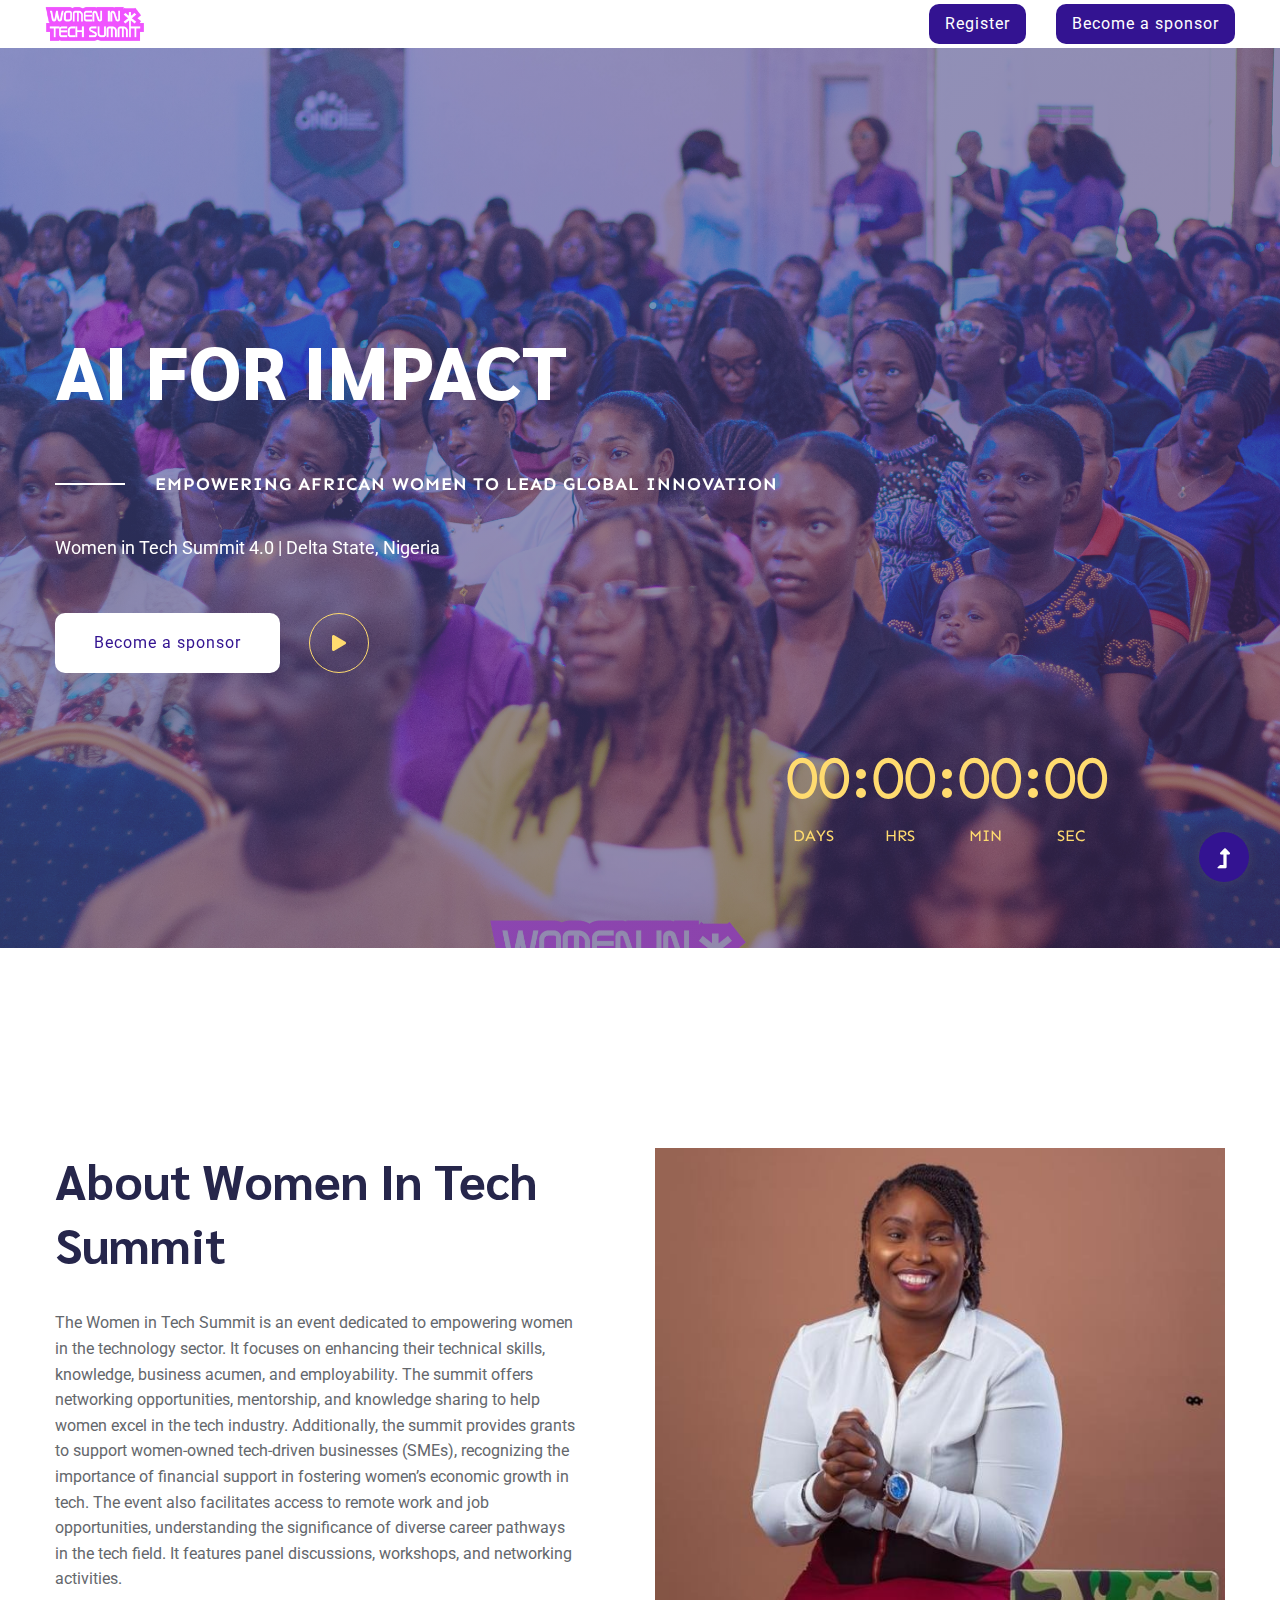
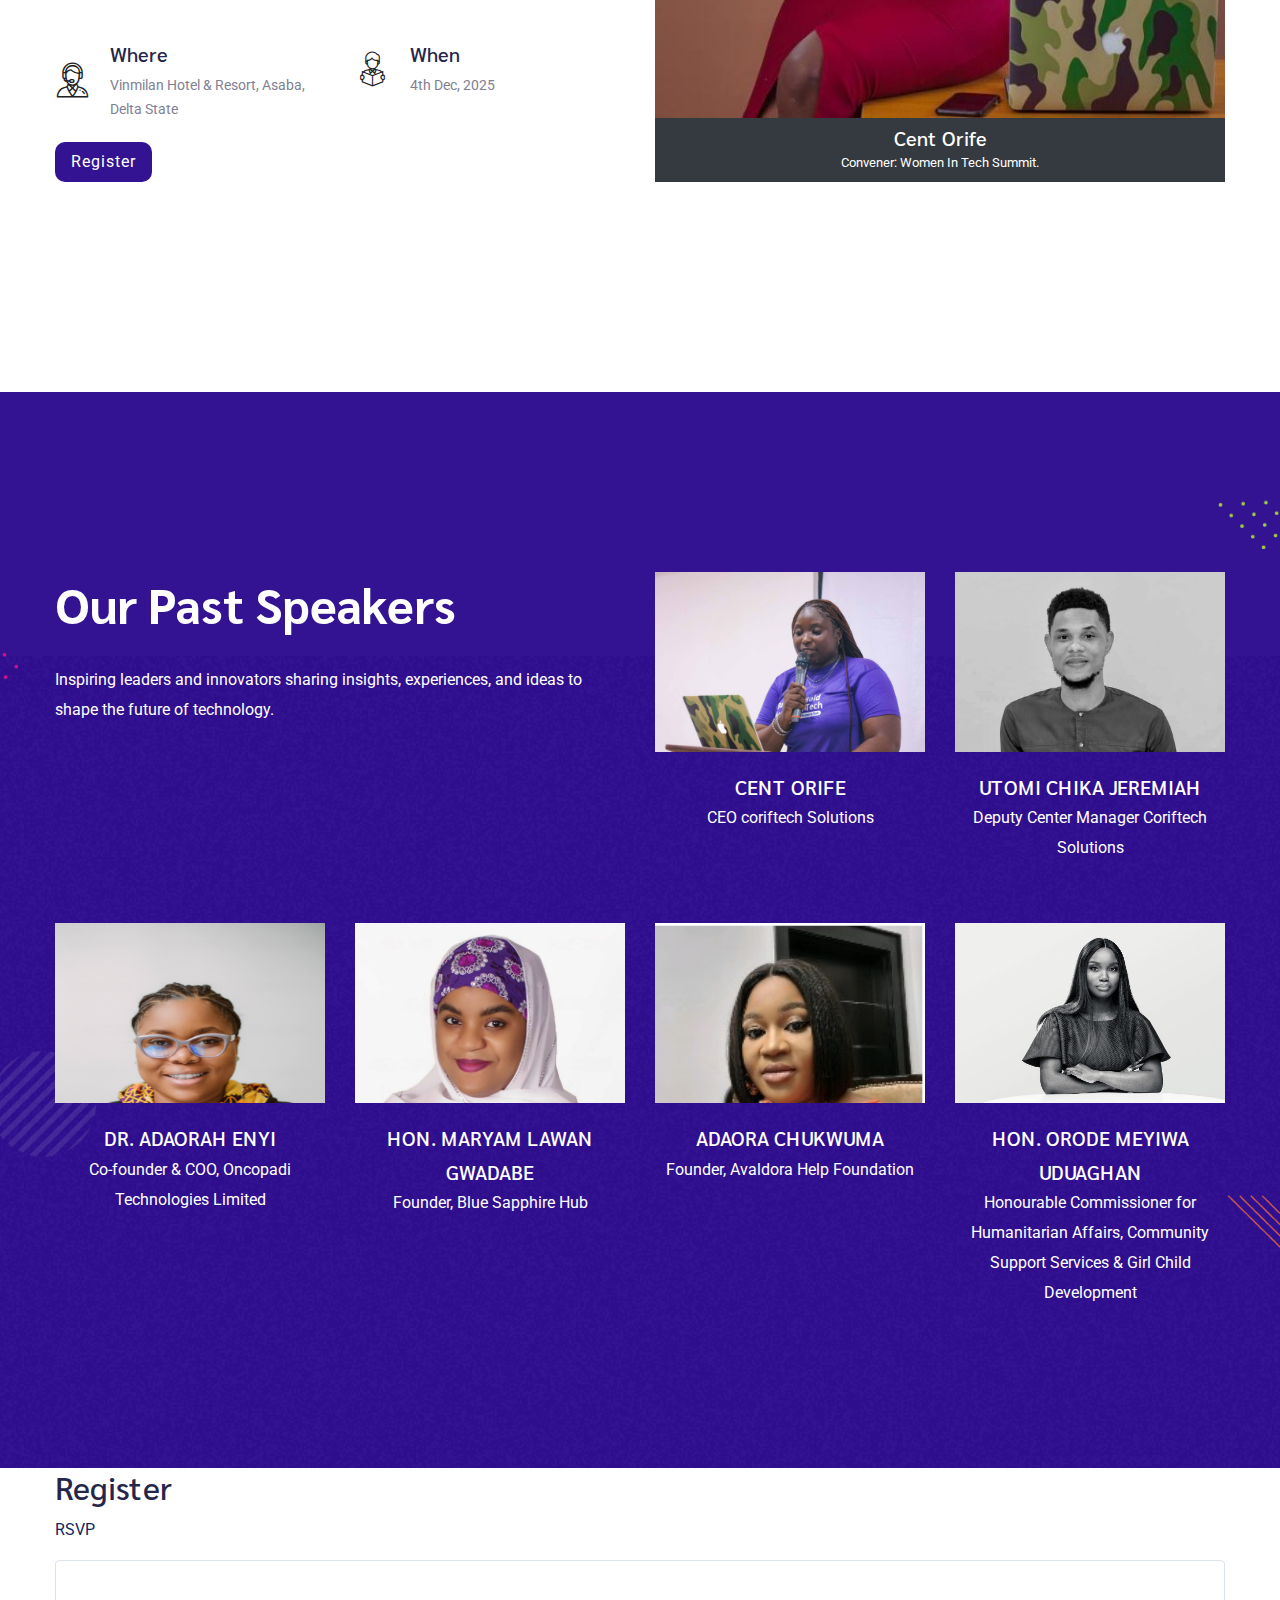
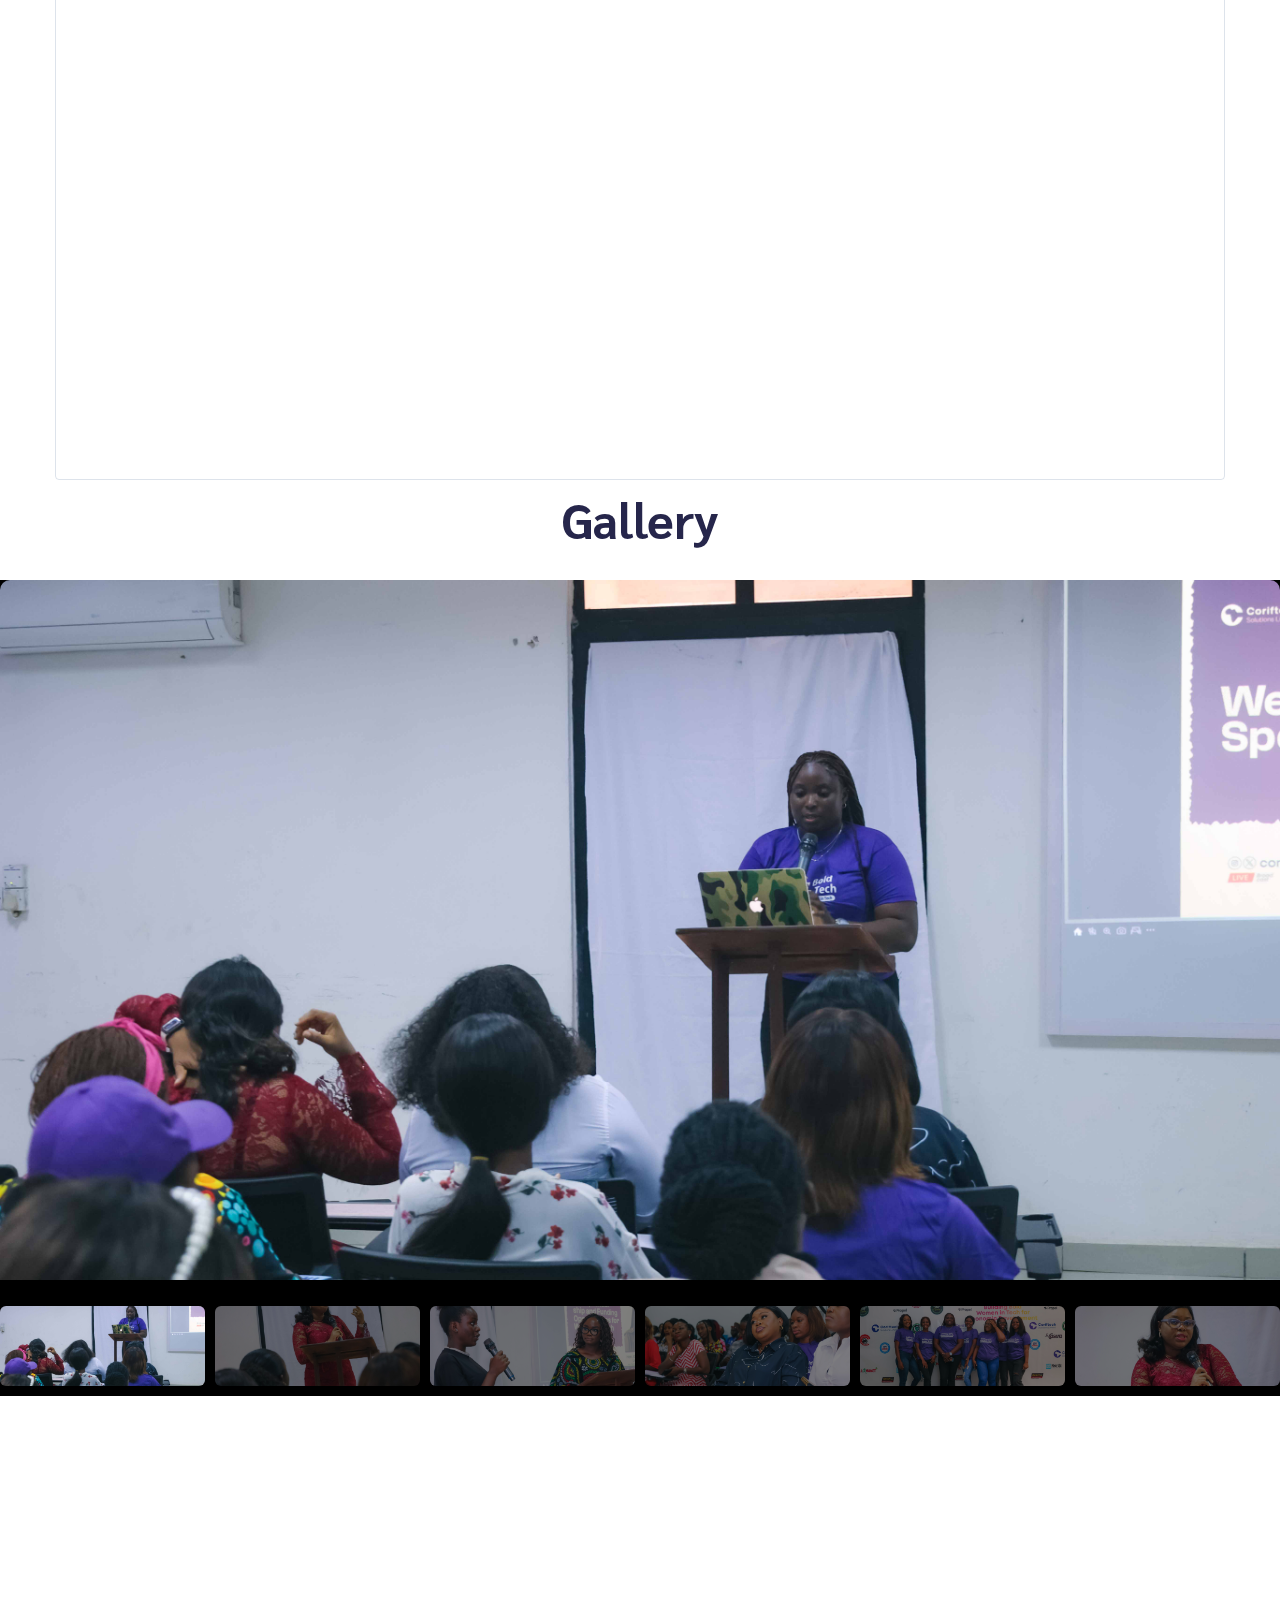
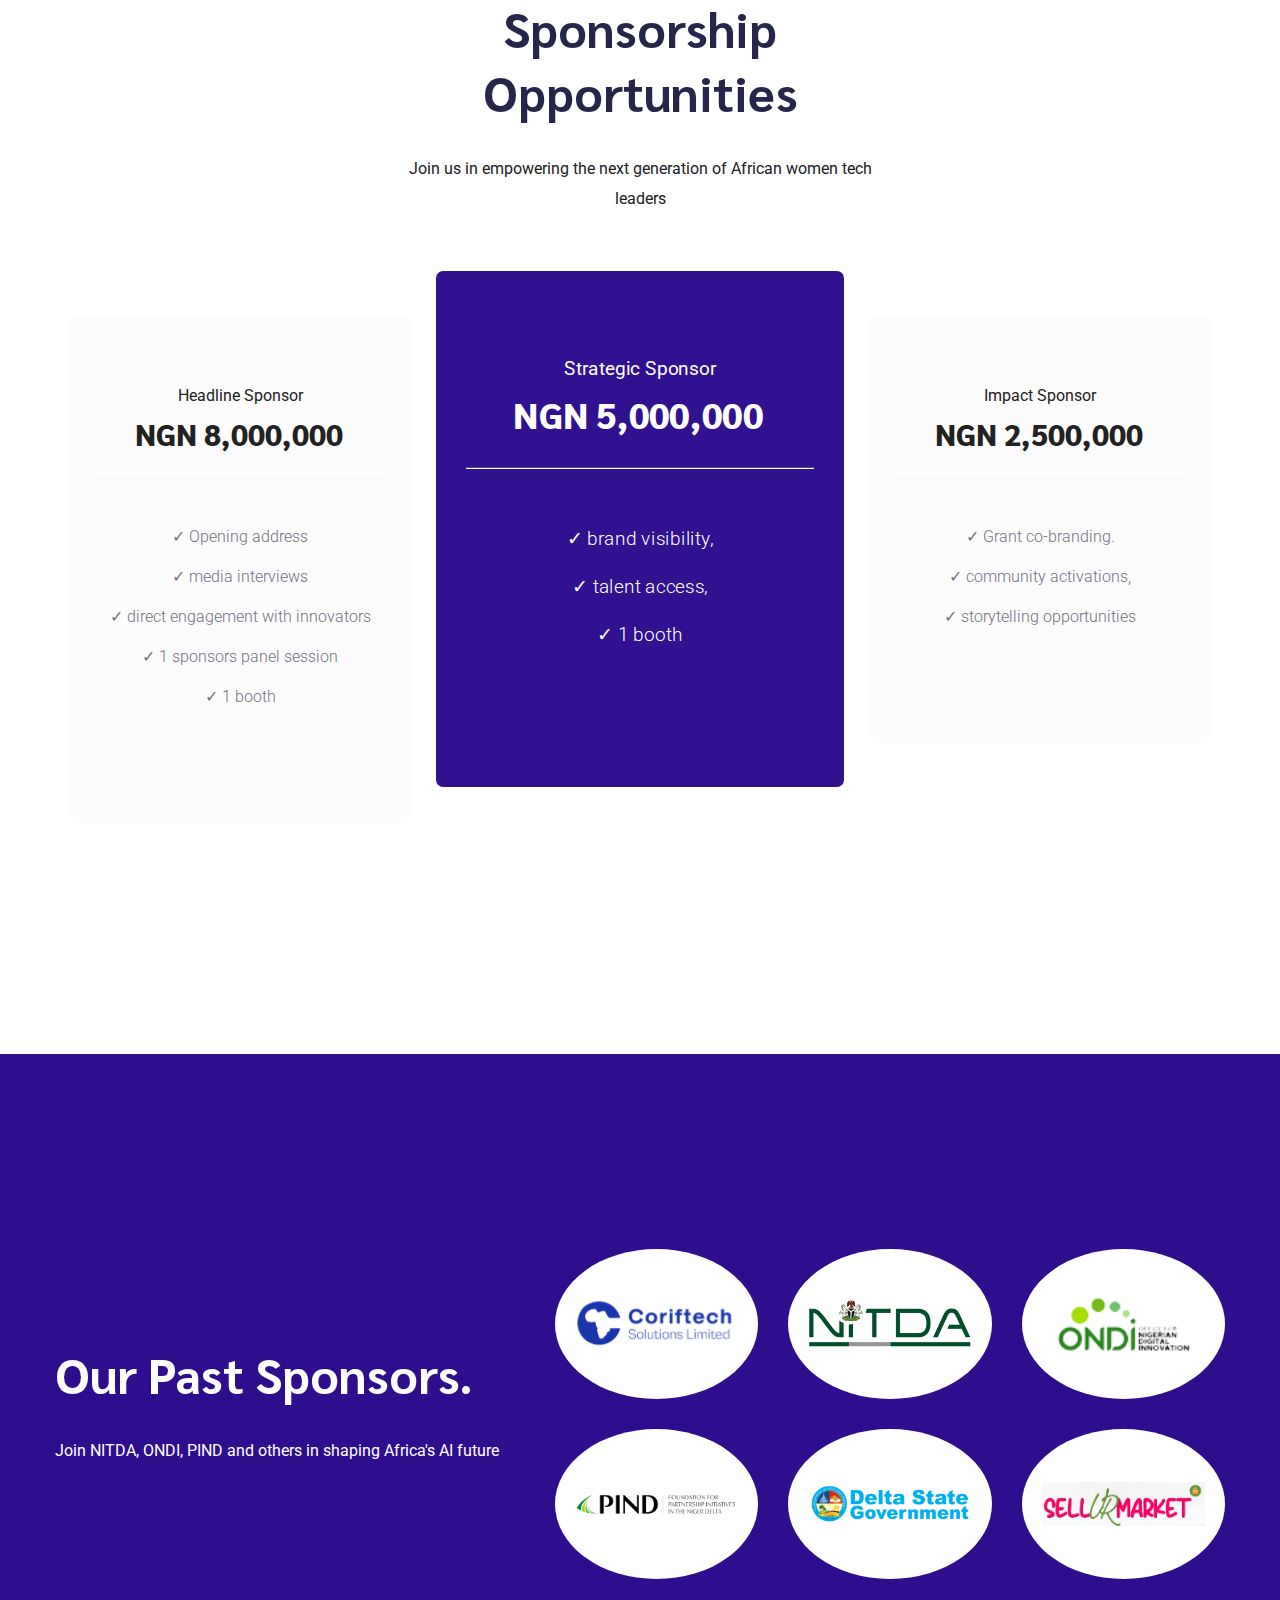
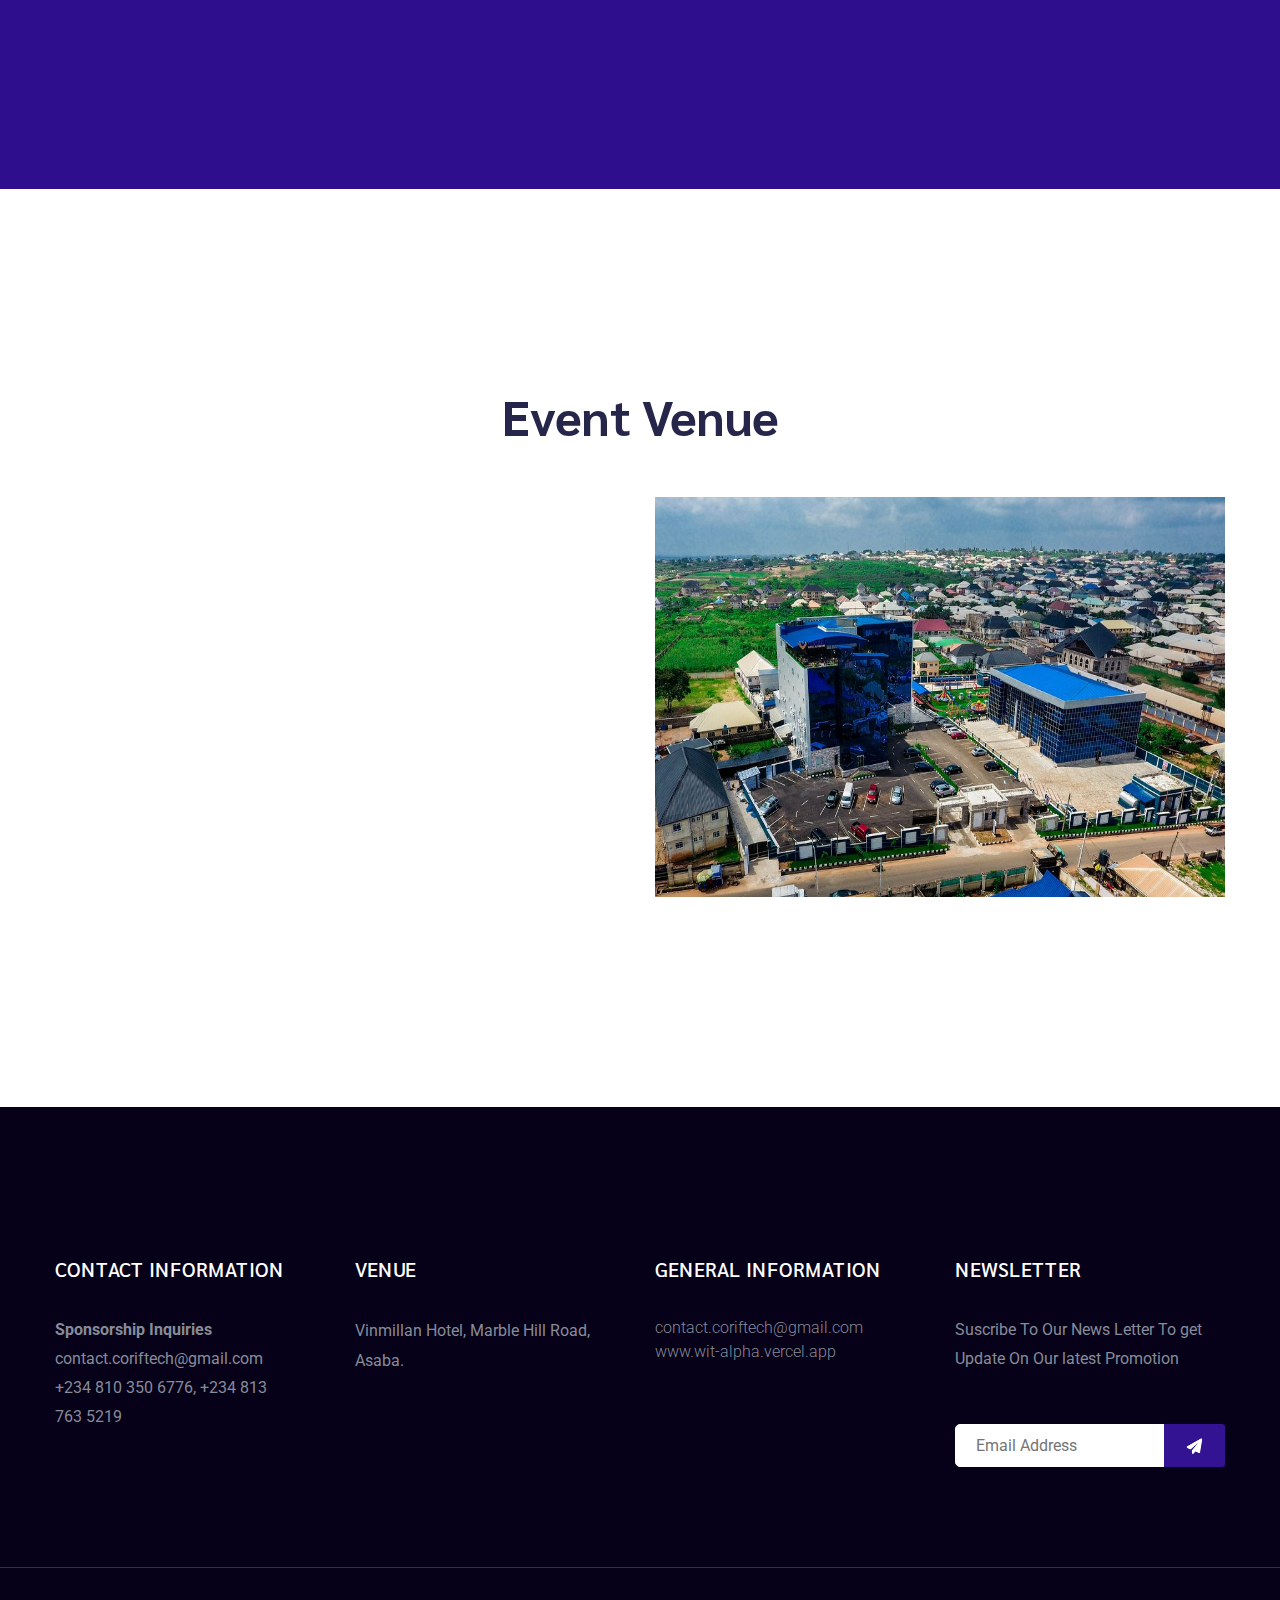
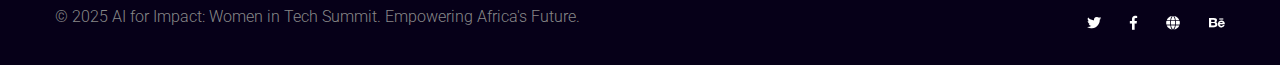
<file: index.html>
<!doctype html>
<html class="no-js" lang="zxx">

<head>
    <meta charset="utf-8">
    <meta http-equiv="x-ua-compatible" content="ie=edge">
    <title> WIT 2025 </title>
    <meta name="description" content="">
    <meta name="viewport" content="width=device-width, initial-scale=1">
    <link rel="manifest" href="site.webmanifest">
    <link rel="shortcut icon" type="image/x-icon" href="assets/img/logo/logo.png">

    <!-- CSS here -->
    <link rel="stylesheet" href="assets/css/bootstrap.min.css">
    <link rel="stylesheet" href="assets/css/owl.carousel.min.css">
    <link rel="stylesheet" href="assets/css/slicknav.css">
    <link rel="stylesheet" href="assets/css/flaticon.css">
    <link rel="stylesheet" href="assets/css/gijgo.css">
    <link rel="stylesheet" href="assets/css/animate.min.css">
    <link rel="stylesheet" href="assets/css/magnific-popup.css">
    <link rel="stylesheet" href="assets/css/fontawesome-all.min.css">
    <link rel="stylesheet" href="assets/css/themify-icons.css">
    <link rel="stylesheet" href="assets/css/slick.css">
    <link rel="stylesheet" href="assets/css/nice-select.css">
    <link rel="stylesheet" href="assets/css/style.css">
    <!-- swiper js link -->
    <link rel="stylesheet" href="https://cdn.jsdelivr.net/npm/swiper@11/swiper-bundle.min.css" />
</head>

<body>

    <!-- CSS -->
    <style>
        /* ===== GENERAL STYLES ===== */
        .gallery-area {
            background: #000;
            overflow: hidden;
        }

        .gallery-top {
            width: 100%;
            height: 65vh;
            max-height: 700px;
        }

        .gallery-top .swiper-slide {
            display: flex;
            justify-content: center;
            align-items: center;
        }

        .gallery-top img {
            width: 100%;
            height: 100%;
            object-fit: cover;
            border-radius: 10px;
        }

        /* ===== THUMBNAILS ===== */
        .gallery-thumbs {
            height: 100px;
            padding: 10px 0;
            box-sizing: border-box;
        }

        .gallery-thumbs .swiper-slide {
            height: 100%;
            opacity: 0.5;
            cursor: pointer;
            transition: opacity 0.3s ease;
        }

        .gallery-thumbs .swiper-slide-thumb-active {
            opacity: 1;
        }

        .gallery-thumbs img {
            width: 100%;
            height: 100%;
            object-fit: cover;
            border-radius: 6px;
        }


        /* ===== RESPONSIVENESS ===== */
        @media (max-width: 992px) {
            .gallery-top {
                height: 50vh;
            }

            .gallery-thumbs {
                height: 80px;
            }
        }

        @media (max-width: 768px) {
            .gallery-top {
                height: 40vh;
            }

            .gallery-thumbs {
                height: 70px;
            }
        }

        @media (max-width: 480px) {
            .gallery-top {
                height: 35vh;
            }

            .gallery-thumbs {
                height: 60px;
            }
        }
    </style>


    <!-- ? Preloader Start -->
    <div id="preloader-active">
        <div class="preloader d-flex align-items-center justify-content-center">
            <div class="preloader-inner position-relative">
                <div class="preloader-circle"></div>
                <div class="preloader-img pere-text">
                    <img src="assets/img/logo/logo.png" alt="">
                </div>
            </div>
        </div>
    </div>
    <!-- Preloader Start -->
    <header>
        <!--? Header Start -->
        <div class="header-area">
            <div class="main-header header-sticky">
                <div class="container-fluid">
                    <div class="row align-items-center py-1">
                        <!-- Logo -->
                        <div class="col-xl-2 col-lg-2 col-md-1 mb-4 mb-lg-0">
                            <div class="logo">
                                <a href="index.html"><img src="assets/img/logo/logo.png" alt=""
                                        style="width: 100px;"></a>
                            </div>
                        </div>
                        <div class="col-xl-10 col-lg-10 col-md-10">
                            <div class="menu-main d-flex align-items-center justify-content-end">
                                
                                <div class="header-right-btn f-right  ml-30">
                                    <a href="https://luma.com/event/evt-KqJzQomcmm79Yd1" data-luma-action="checkout"
  data-luma-event-id="evt-KqJzQomcmm79Yd1" class="btn header-btn" style="height: 10px;">Register</a>
                                </div>
                                <div class="header-right-btn f-right  ml-30">
                                    <a href="https://wa.me/+2348137635219?text=Hi%2C%20I%20want%20to%20become%20a%20sponsor"
                                        class="btn header-btn">Become a sponsor</a>
                                </div>
                            </div>
                        </div>
                        <!-- Mobile Menu -->
                        <div class="col-12">
                            <div class="mobile_menu d-block d-lg-none"></div>
                        </div>
                    </div>
                </div>
            </div>
        </div>
        <!-- Header End -->
    </header>
    <main>
        <!--? slider Area Start-->
        <div class="slider-area position-relative" id="header" style="height:100vh">
            <div class="slider-active">
                <!-- Single Slider -->
                <div class="single-slider slider-height d-flex align-items-center">
                    <div class="container">

                        <div class="row">
                            <div class="col-xl-8 col-lg-8 col-md-9 col-sm-10">
                                <div class="hero__caption">
                                    <h1 data-animation="fadeInLeft" data-delay=".5s">AI FOR IMPACT</h1>
                                    <span data-animation="fadeInLeft" data-delay=".1s">Empowering African Women to Lead
                                        Global Innovation</span>
                                    <p data-animation="fadeInLeft" data-delay=".1s">Women in Tech Summit 4.0 | Delta
                                        State, Nigeria</p>
                                    <!-- Hero-btn -->
                                    <div class="slider-btns">
                                        <a data-animation="fadeInLeft" data-delay="1.0s"
                                            href="https://wa.me/+2348137635219?text=Hi%2C%20I%20want%20to%20become%20a%20sponsor"
                                            class="btn hero-btn header-btn">Become a sponsor</a>
                                        <a data-animation="fadeInRight" data-delay="1.0s" class="popup-video video-btn"
                                            href="https://www.youtube.com/watch?v=mcOTHx6Yhso">
                                            <i class="fas fa-play"></i></a>
                                        <p class="video-cap d-none d-sm-blcok" data-animation="fadeInRight"
                                            data-delay="1.0s">Story Vidoe<br> Watch</p>
                                    </div>
                                </div>
                            </div>
                        </div>
                    </div>
                </div>

            </div>
            <!-- Counter Section Begin -->
            <div class="counter-section d-none d-sm-block">
                <div class="cd-timer" id="countdown">
                    <div class="cd-item">
                        <span>96</span>
                        <p>Days</p>
                    </div>
                    <div class="cd-item">
                        <span>15</span>
                        <p>Hrs</p>
                    </div>
                    <div class="cd-item">
                        <span>07</span>
                        <p>Min</p>
                    </div>
                    <div class="cd-item">
                        <span>02</span>
                        <p>Sec</p>
                    </div>
                </div>
            </div>
            <!-- Counter Section End -->
        </div>
        <!-- slider Area End-->
        <!--? About Law Start-->
        <section class="about-low-area section-padding2">
            <div class="container">
                <div class="row">
                    <div class="col-lg-6 col-md-12">
                        <div class="about-caption mb-50">
                            <!-- Section Tittle -->
                            <div class="section-tittle mb-35">
                                <h2>
                                    About Women In Tech Summit
                                </h2>
                            </div>
                            <p>
                                The Women in Tech Summit is an event dedicated to empowering women in the technology
                                sector. It focuses on enhancing their technical skills, knowledge, business acumen, and
                                employability. The summit offers networking opportunities, mentorship, and knowledge
                                sharing to help women excel in the tech industry. Additionally, the summit provides
                                grants to support women-owned tech-driven businesses (SMEs), recognizing the importance
                                of financial support in fostering women’s economic growth in tech. The event also
                                facilitates access to remote work and job opportunities, understanding the significance
                                of diverse career pathways in the tech field. It features panel discussions, workshops,
                                and networking activities.

                            </p>
                            <!-- <p>There arge many variations ohf passages of sorem gpsum ilable, but the majority have suffered alteration in.</p> -->
                        </div>
                        <div class="row">
                            <div class="col-lg-6 col-md-6 col-sm-6 col-xs-10">
                                <div class="single-caption mb-20">
                                    <div class="caption-icon">
                                        <span class="flaticon-communications-1"></span>
                                    </div>
                                    <div class="caption">
                                        <h5>Where</h5>
                                        <p>Vinmilan Hotel & Resort, Asaba, Delta State</p>
                                    </div>
                                </div>
                            </div>
                            <div class="col-lg-6 col-md-6 col-sm-6 col-xs-10">
                                <div class="single-caption mb-20">
                                    <div class="caption-icon">
                                        <span class="flaticon-education"></span>
                                    </div>
                                    <div class="caption">
                                        <h5>When</h5>
                                        <p>4th Dec, 2025</p>
                                    </div>
                                </div>
                            </div>
                        </div>
                        <a  href="https://luma.com/event/evt-KqJzQomcmm79Yd1" data-luma-action="checkout"
  data-luma-event-id="evt-KqJzQomcmm79Yd1"  class="btn mb-10 header-btn">Register</a>
                    </div>
                    <div class="col-lg-6 col-md-12">
                        

                        <div class="position-relative d-inline-block overflow-hidden rounded">
                            <img src="assets/img/gallery/about1.jpg" alt="Team Member" class="img-fluid">

                            <div
                                class="position-absolute bottom-0 start-0 w-100 bg-dark bg-opacity-75 text-white text-center py-2 opacity-0 hover-opacity-100">
                                <h5 class="mb-0 fw-bold text-white">Cent Orife</h5>
                                <small>Convener: Women In Tech Summit.</small>
                            </div>
                        </div>

                    </div>
                </div>
            </div>
        </section>
        <!-- About Law End-->
        <!--? speakers Start -->
        <section class="team-area pt-180 pb-100 section-bg" data-background="assets/img/gallery/section_bg02.png">
            <div class="container">
                <div class="row">
                    <div class="col-lg-6 col-md-9">
                        <!-- Section Tittle -->
                        <div class="section-tittle section-tittle2 mb-50">
                            <h2>Our Past Speakers</h2>
                            <p>Inspiring leaders and innovators sharing insights, experiences, and ideas to shape the
                                future of technology.</p>
                            <!-- <a href="https://luma.com/ta3oy2ho" class="btn white-btn mt-30">Register</a> -->
                        </div>
                    </div>
                    <div class="col-lg-3 col-md-4 col-sm-6">
                        <div class="single-team mb-30">
                            <div class="team-img">
                                <img src="assets/img/gallery/witpic2.jpg" alt="">
                                <!-- Blog Social -->
                                <ul class="team-social">
                                    <li><a href="#"><i class="fab fa-facebook-f"></i></a></li>
                                    <li><a href="#"><i class="fab fa-twitter"></i></a></li>
                                    <li><a href="#"><i class="fas fa-globe"></i></a></li>
                                </ul>
                            </div>
                            <div class="team-caption">
                                <h3><a href="#">Cent Orife</a></h3>
                                <p> CEO coriftech Solutions</p>
                            </div>
                        </div>
                    </div>
                    <div class="col-lg-3 col-md-4 col-sm-6">
                        <div class="single-team mb-30">
                            <div class="team-img">
                                <img src="assets/img/gallery/Utomi Chika Jeremiah Official Picture 2.jpeg" alt="">
                                <!-- Blog Social -->
                                <ul class="team-social">
                                    <li><a href="#"><i class="fab fa-facebook-f"></i></a></li>
                                    <li><a href="#"><i class="fab fa-twitter"></i></a></li>
                                    <li><a href="#"><i class="fas fa-globe"></i></a></li>
                                </ul>
                            </div>
                            <div class="team-caption">
                                <h3><a href="#">Utomi Chika Jeremiah</a></h3>
                                <p> Deputy Center Manager Coriftech Solutions</p>
                            </div>
                        </div>
                    </div>
                    <div class="col-lg-3 col-md-4 col-sm-6">
                        <div class="single-team mb-30">
                            <div class="team-img">
                                <img src="assets/img/gallery/Adaorah Enyi.jpg" alt="" style="height: 300px; ">
                                <!-- Blog Social -->
                                <ul class="team-social">
                                    <li><a href="#"><i class="fab fa-facebook-f"></i></a></li>
                                    <li><a href="#"><i class="fab fa-twitter"></i></a></li>
                                    <li><a href="#"><i class="fas fa-globe"></i></a></li>
                                </ul>
                            </div>
                            <div class="team-caption">
                                <h3><a href="#">Dr. Adaorah Enyi</a></h3>
                                <p> Co-founder & COO, Oncopadi Technologies Limited</p>
                            </div>
                        </div>
                    </div>
                    <div class="col-lg-3 col-md-4 col-sm-6">
                        <div class="single-team mb-30">
                            <div class="team-img">
                                <img src="assets/img/gallery/Hon. Maryam Lawan Gwadabe.jpg" alt="">
                                <!-- Blog Social -->
                                <ul class="team-social">
                                    <li><a href="#"><i class="fab fa-facebook-f"></i></a></li>
                                    <li><a href="#"><i class="fab fa-twitter"></i></a></li>
                                    <li><a href="#"><i class="fas fa-globe"></i></a></li>
                                </ul>
                            </div>
                            <div class="team-caption">
                                <h3><a href="#">Hon. Maryam Lawan Gwadabe</a></h3>
                                <p>Founder, Blue Sapphire Hub</p>
                            </div>
                        </div>
                    </div>
                    <div class="col-lg-3 col-md-4 col-sm-6">
                        <div class="single-team mb-30">
                            <div class="team-img">
                                <img src="assets/img/gallery/Mrs. Adaora Chukwuma .jpg" alt="">
                                <!-- Blog Social -->
                                <ul class="team-social">
                                    <li><a href="#"><i class="fab fa-facebook-f"></i></a></li>
                                    <li><a href="#"><i class="fab fa-twitter"></i></a></li>
                                    <li><a href="#"><i class="fas fa-globe"></i></a></li>
                                </ul>
                            </div>
                            <div class="team-caption">
                                <h3><a href="#">Adaora Chukwuma</a></h3>
                                <p> Founder, Avaldora Help Foundation</p>
                            </div>
                        </div>
                    </div>
                    <div class="col-lg-3 col-md-4 col-sm-6">
                        <div class="single-team mb-30">
                            <div class="team-img">
                                <img src="assets/img/gallery/Orode Meyiwa Uduaghan .jpg" alt="">
                                <!-- Blog Social -->
                                <ul class="team-social">
                                    <li><a href="#"><i class="fab fa-facebook-f"></i></a></li>
                                    <li><a href="#"><i class="fab fa-twitter"></i></a></li>
                                    <li><a href="#"><i class="fas fa-globe"></i></a></li>
                                </ul>
                            </div>
                            <div class="team-caption">
                                <h3><a href="#">Hon. Orode Meyiwa Uduaghan</a></h3>
                                <p>
                                    Honourable Commissioner for Humanitarian Affairs,
                                    Community Support Services & Girl Child Development
                                </p>
                            </div>
                        </div>
                    </div>
                </div>
            </div>
        </section>

        <!-- Registration Section -->
        <section id="registeration-section" class="contact section">

            <!-- Section Title -->
            <div class="container section-title" data-aos="fade-up">
                <h2>Register</h2>
                <p>RSVP</p>
            </div><!-- End Section Title -->

            <div class="container" data-aos="fade-up" data-aos-delay="100">
                <iframe src="https://lu.ma/embed/event/evt-KqJzQomcmm79Yd1/simple" frameborder="0"
                    style="border: 1px solid #bfcbda88; border-radius: 4px;" allowfullscreen="" height="520"
                    aria-hidden="false" tabindex="0" class="w-100"></iframe>
            </div>

            

        </section><!-- /Contact Section -->
        



        <div class="section-tittle text-center">
                            <h2>Gallery</h2>
                            <!-- <p>There arge many variations ohf passages of sorem gp ilable, but the majority have ssorem gp iluffe.</p> -->
                        </div>
        <div class="gallery-area fix">
            <div claswiper-wrapperss="container-fluid p-0">
                <!-- Main Gallery -->
                <div class="swiper gallery-top" style="height: 100%;">
                    <div class="swiper-wrapper">
                        <div class="swiper-slide">
                            <img src="assets/img/gallery/gallery1.jpg" alt="Gallery 1" />
                        </div>
                        <div class="swiper-slide">
                            <img src="assets/img/gallery/gallery22.jpg" alt="Gallery 2" />
                        </div>
                        <div class="swiper-slide">
                            <img src="assets/img/gallery/gallery3.jpg" alt="Gallery 3" />
                        </div>
                        <div class="swiper-slide">
                            <img src="assets/img/gallery/gallery4.jpg" alt="Gallery 4" />
                        </div>
                        <div class="swiper-slide">
                            <img src="assets/img/gallery/gallery6.jpg" alt="Gallery 5" />
                        </div>
                        <div class="swiper-slide">
                            <img src="assets/img/gallery/gallery2.jpg" alt="Gallery 6" />
                        </div>
                    </div>
                </div>

                <!-- Thumbnails -->
                <div class="swiper gallery-thumbs mt-3">
                    <div class="swiper-wrapper">
                        <div class="swiper-slide">
                            <img src="assets/img/gallery/gallery1.jpg" alt="Thumb 1" />
                        </div>
                        <div class="swiper-slide">
                            <img src="assets/img/gallery/gallery22.jpg" alt="Thumb 2" />
                        </div>
                        <div class="swiper-slide">
                            <img src="assets/img/gallery/gallery3.jpg" alt="Thumb 3" />
                        </div>
                        <div class="swiper-slide">
                            <img src="assets/img/gallery/gallery4.jpg" alt="Thumb 4" />
                        </div>
                        <div class="swiper-slide">
                            <img src="assets/img/gallery/gallery6.jpg" alt="Thumb 5" />
                        </div>
                        <div class="swiper-slide">
                            <img src="assets/img/gallery/gallery2.jpg" alt="Thumb 6" />
                        </div>
                    </div>
                </div>
            </div>
        </div>

        <!-- gallery Products End -->
        <!--? Pricing Card Start -->
        <section class="pricing-card-area section-padding2">
            <div class="container">
                <!-- Section Tittle -->
                <div class="row justify-content-center">
                    <div class="col-lg-5 col-md-8">
                        <div class="section-tittle text-center mb-100">
                            <h2>Sponsorship Opportunities</h2>
                            <p>Join us in empowering the next generation of African women tech leaders</p>
                        </div>
                    </div>
                </div>
                <div class="row">
                    <div class="col-xl-4 col-lg-4 col-md-6 col-sm-10">
                        <div class="single-card text-center mb-30">
                            <div class="card-top">
                                <span>Headline Sponsor</span>
                                <h4>NGN 8,000,000</h4>
                            </div>
                            <div class="card-bottom">
                                <ul>
                                    <li>✓ Opening address</li>
                                    <li>✓ media interviews</li>
                                    <li>✓ direct engagement with innovators</li>
                                    <li>✓ 1 sponsors panel session</li>
                                    <li>✓ 1 booth</li>
                                </ul>
                                <!-- <a href="services.html" class="black-btn">View Spackert</a> -->
                            </div>
                        </div>
                    </div>
                    <div class="col-xl-4 col-lg-4 col-md-6 col-sm-10">
                        <div class="single-card active text-center mb-30">
                            <div class="card-top">
                                <span>Strategic Sponsor</span>
                                <h4>NGN 5,000,000</h4>
                            </div>
                            <div class="card-bottom">
                                <ul>
                                    <li>✓ brand visibility,</li>
                                    <li>✓ talent access,</li>
                                    <li>✓ 1 booth</li>
                                </ul>
                                <!-- <a href="services.html" class="black-btn">View Spackert</a> -->
                            </div>
                        </div>
                    </div>
                    <div class="col-xl-4 col-lg-4 col-md-6 col-sm-10">
                        <div class="single-card text-center mb-30">
                            <div class="card-top">
                                <span>Impact Sponsor</span>
                                <h4>NGN 2,500,000</h4>
                            </div>
                            <div class="card-bottom">
                                <ul>
                                    <li>✓ Grant co-branding.</li>
                                    <li>✓ community activations,</li>
                                    <li>✓ storytelling opportunities</li>
                                </ul>
                                <!-- <a href="services.html" class="black-btn">View Spackert</a> -->
                            </div>
                        </div>
                    </div>
                </div>
            </div>
        </section>
        <!-- Pricing Card End -->
        <!--? Brand Area Start-->
        <section class="work-company section-padding30" style="background: #2e0e8c;">
            <div class="container">
                <div class="row align-items-center">
                    <div class="col-lg-5 col-md-8">
                        <!-- Section Tittle -->
                        <div class="section-tittle section-tittle2 mb-50">
                            <h2>Our Past Sponsors.</h2>
                            <p>Join NITDA, ONDI, PIND and others in shaping Africa's AI future</p>
                        </div>
                    </div>
                    <div class="col-lg-7">
                        <div class="logo-area">
                            <div class="row">
                                <div class="col-lg-4 col-md-4 col-sm-6">
                                    <div class="single-logo mb-30">
                                        <img src="assets/img/gallery/coriftech-logo.svg" alt="">
                                    </div>
                                </div>
                                <div class="col-lg-4 col-md-4 col-sm-6">
                                    <div class="single-logo mb-30">
                                        <img src="assets/img/gallery/NITDA-Logo.png" alt="">
                                    </div>
                                </div>
                                <div class="col-lg-4 col-md-4 col-sm-6">
                                    <div class="single-logo mb-30">
                                        <img src="assets/img/gallery/ondi-logo.png" alt="">
                                    </div>
                                </div>
                                <div class="col-lg-4 col-md-4 col-sm-6">
                                    <div class="single-logo mb-30">
                                        <img src="assets/img/gallery/pind-logo.png" alt="">
                                    </div>
                                </div>
                                <div class="col-lg-4 col-md-4 col-sm-6">
                                    <div class="single-logo mb-30">
                                        <img src="assets/img/gallery/mst-delta-state-logo-1.png" alt="">
                                    </div>
                                </div>
                                <div class="col-lg-4 col-md-4 col-sm-6">
                                    <div class="single-logo mb-30">
                                        <img src="assets/img/gallery/sellurmarket.png" alt="">
                                    </div>
                                </div>
                            </div>
                        </div>
                    </div>
                </div>
            </div>
        </section>
        <!-- Brand Area End-->
        <!--? Blog Area Start -->
        <section class="home-blog-area section-padding30">
            <div class="container">
                <div class="row justify-content-center">
                    <div class="col-lg-5 col-md-8">
                        <div class="section-tittle text-center mb-50">
                            <h2>Event Venue</h2>
                            <!-- <p>There arge many variations ohf passages of sorem gp ilable, but the majority have ssorem gp iluffe.</p> -->
                        </div>
                    </div>
                </div>
                <div class="row">
                    <div class="col-xl-6 col-lg-6 col-md-6">
                        <div class="home-blog-single mb-30">
                            <div class="blog-img-cap">
                                <div class="blog-img" style="height:400px">
                                    <iframe
                                        src="https://maps.google.com/maps?q=Vinmilan Hotel and Resort, Asaba&amp;t=&amp;z=13&amp;ie=UTF8&amp;iwloc=&amp;output=embed"
                                        frameborder="0" style="border:0; width:100%; height:100%"
                                        allowfullscreen=""></iframe>
                                </div>
                                
                            </div>
                        </div>
                    </div>
                    <div class="col-xl-6 col-lg-6 col-md-6">
                        <div class="home-blog-single mb-30">
                            <div class="blog-img-cap">
                                <div class="blog-img" style="height:400px">
                                    <img src="assets/img/gallery/VINMILAN-HOTEL-26-1.jpg" alt=""
                                        style="width:100%; height:100%">
                                </div>
                                
                            </div>
                        </div>
                    </div>
                </div>
            </div>
        </section>
        <!-- Blog Area End -->
    </main>
    <footer>
        <!-- Footer Start-->
        <div class="footer-area footer-padding">
            <div class="container">
                <div class="row d-flex justify-content-between">
                    <div class="col-xl-3 col-lg-3 col-md-4 col-sm-6">
                        <div class="single-footer-caption mb-50">
                            <div class="single-footer-caption mb-30">
                                <div class="footer-tittle">
                                    <h4>Contact Information</h4>
                                    <div class="footer-pera">
                                        <p>
                                            <strong>Sponsorship Inquiries</strong><br>
                                            contact.coriftech@gmail.com<br>
                                            +234 810 350 6776, +234 813 763 5219
                                        </p>
                                    </div>
                                </div>
                            </div>
                        </div>
                    </div>
                    <div class="col-xl-3 col-lg-3 col-md-4 col-sm-5">
                        <div class="single-footer-caption mb-50">
                            <div class="footer-tittle">
                                <h4>Venue</h4>
                                <ul>
                                    <li>
                                        <p>Vinmillan Hotel, Marble Hill Road, Asaba.</p>
                                    </li>
                                    
                                </ul>
                            </div>
                        </div>
                    </div>
                    <div class="col-xl-3 col-lg-3 col-md-4 col-sm-5">
                        <div class="single-footer-caption mb-50">
                            <div class="footer-tittle">
                                <h4>General Information</h4>
                                <ul>
                                    <li><a href="#"> contact.coriftech@gmail.com<br>
                                            www.wit-alpha.vercel.app</a></li>
                                    
                                </ul>
                            </div>
                        </div>
                    </div>
                    <div class="col-xl-3 col-lg-3 col-md-6 col-sm-5">
                        <div class="single-footer-caption mb-50">
                            <div class="footer-tittle">
                                <h4>Newsletter</h4>
                                <div class="footer-pera footer-pera2">
                                    <p>Suscribe To Our News Letter To get Update On Our latest Promotion</p>
                                </div>
                                <!-- Form -->
                                <div class="footer-form">
                                    <div id="mc_embed_signup">
                                        <form target="_blank"
                                            action="https://spondonit.us12.list-manage.com/subscribe/post?u=1462626880ade1ac87bd9c93a&amp;id=92a4423d01"
                                            method="get" class="subscribe_form relative mail_part">
                                            <input type="email" name="email" id="newsletter-form-email"
                                                placeholder="Email Address" class="placeholder hide-on-focus"
                                                onfocus="this.placeholder = ''"
                                                onblur="this.placeholder = ' Email Address '">
                                            <div class="form-icon">
                                                <button type="submit" name="submit" id="newsletter-submit"
                                                    class="email_icon newsletter-submit button-contactForm"><img
                                                        src="assets/img/gallery/form.png" alt=""></button>
                                            </div>
                                            <div class="mt-10 info"></div>
                                        </form>
                                    </div>
                                </div>
                            </div>
                        </div>
                    </div>
                </div>
                
            </div>
        </div>
        <!-- footer-bottom area -->
        <div class="footer-bottom-area footer-bg">
            <div class="container">
                <div class="footer-border">
                    <div class="row d-flex justify-content-between align-items-center">
                        <div class="col-xl-10 col-lg-8 ">
                            <div class="footer-copy-right">
                                <p>
                                    
                                    © 2025 AI for Impact: Women in Tech Summit. Empowering Africa's Future.
                                </p>
                            </div>
                        </div>
                        <div class="col-xl-2 col-lg-4">
                            <div class="footer-social f-right">
                                <a href="#"><i class="fab fa-twitter"></i></a>
                                <a href="https://www.facebook.com/sai4ull"><i class="fab fa-facebook-f"></i></a>
                                <a href="#"><i class="fas fa-globe"></i></a>
                                <a href="#"><i class="fab fa-behance"></i></a>
                            </div>
                        </div>
                    </div>
                </div>
            </div>
        </div>
        <!-- Footer End-->
    </footer>
    <!-- Scroll Up -->
    <div id="back-top">
        <a title="Go to Top" href="#"> <i class="fas fa-level-up-alt"></i></a>
    </div>

    <!-- JS here -->
    <script id="luma-checkout" src="https://embed.lu.ma/checkout-button.js"></script>   
    

    <!-- Swiper JS -->
    <script src="https://cdn.jsdelivr.net/npm/swiper@11/swiper-bundle.min.js"></script>

    <script>
        const galleryThumbs = new Swiper(".gallery-thumbs", {
            spaceBetween: 10,
            slidesPerView: 6,
            freeMode: true,
            watchSlidesProgress: true,
            loop: true,
            breakpoints: {
                320: { slidesPerView: 3 },
                640: { slidesPerView: 4 },
                1024: { slidesPerView: 6 },
            },
        });

        const galleryTop = new Swiper(".gallery-top", {
            spaceBetween: 10,
            loop: true,
            autoplay: {
                delay: 3000,
                disableOnInteraction: false,
            },
            thumbs: {
                swiper: galleryThumbs,
            },
        });
    </script>

    <script src="./assets/js/vendor/modernizr-3.5.0.min.js"></script>
    <!-- Jquery, Popper, Bootstrap -->
    <script src="./assets/js/vendor/jquery-1.12.4.min.js"></script>
    <script src="./assets/js/popper.min.js"></script>
    <script src="./assets/js/bootstrap.min.js"></script>
    <!-- Jquery Mobile Menu -->
    <script src="./assets/js/jquery.slicknav.min.js"></script>

    <!-- Jquery Slick , Owl-Carousel Plugins -->
    <script src="./assets/js/owl.carousel.min.js"></script>
    <script src="./assets/js/slick.min.js"></script>
    <!-- One Page, Animated-HeadLin -->
    <script src="./assets/js/wow.min.js"></script>
    <script src="./assets/js/animated.headline.js"></script>
    <script src="./assets/js/jquery.magnific-popup.js"></script>

    <!-- Date Picker -->
    <script src="./assets/js/gijgo.min.js"></script>
    <!-- Nice-select, sticky -->
    <script src="./assets/js/jquery.nice-select.min.js"></script>
    <script src="./assets/js/jquery.sticky.js"></script>

    <!-- counter , waypoint -->
    <script src="./assets/js/jquery.counterup.min.js"></script>
    <script src="./assets/js/waypoints.min.js"></script>
    <script src="./assets/js/jquery.countdown.min.js"></script>
    <!-- contact js -->
    <script src="./assets/js/contact.js"></script>
    <script src="./assets/js/jquery.form.js"></script>
    <script src="./assets/js/jquery.validate.min.js"></script>
    <script src="./assets/js/mail-script.js"></script>
    <script src="./assets/js/jquery.ajaxchimp.min.js"></script>

    <!-- Jquery Plugins, main Jquery -->
    <script src="./assets/js/plugins.js"></script>
    <script src="./assets/js/main.js"></script>
    <script src="./assets/js/app.js"></script>

</body>

</html>
</file>
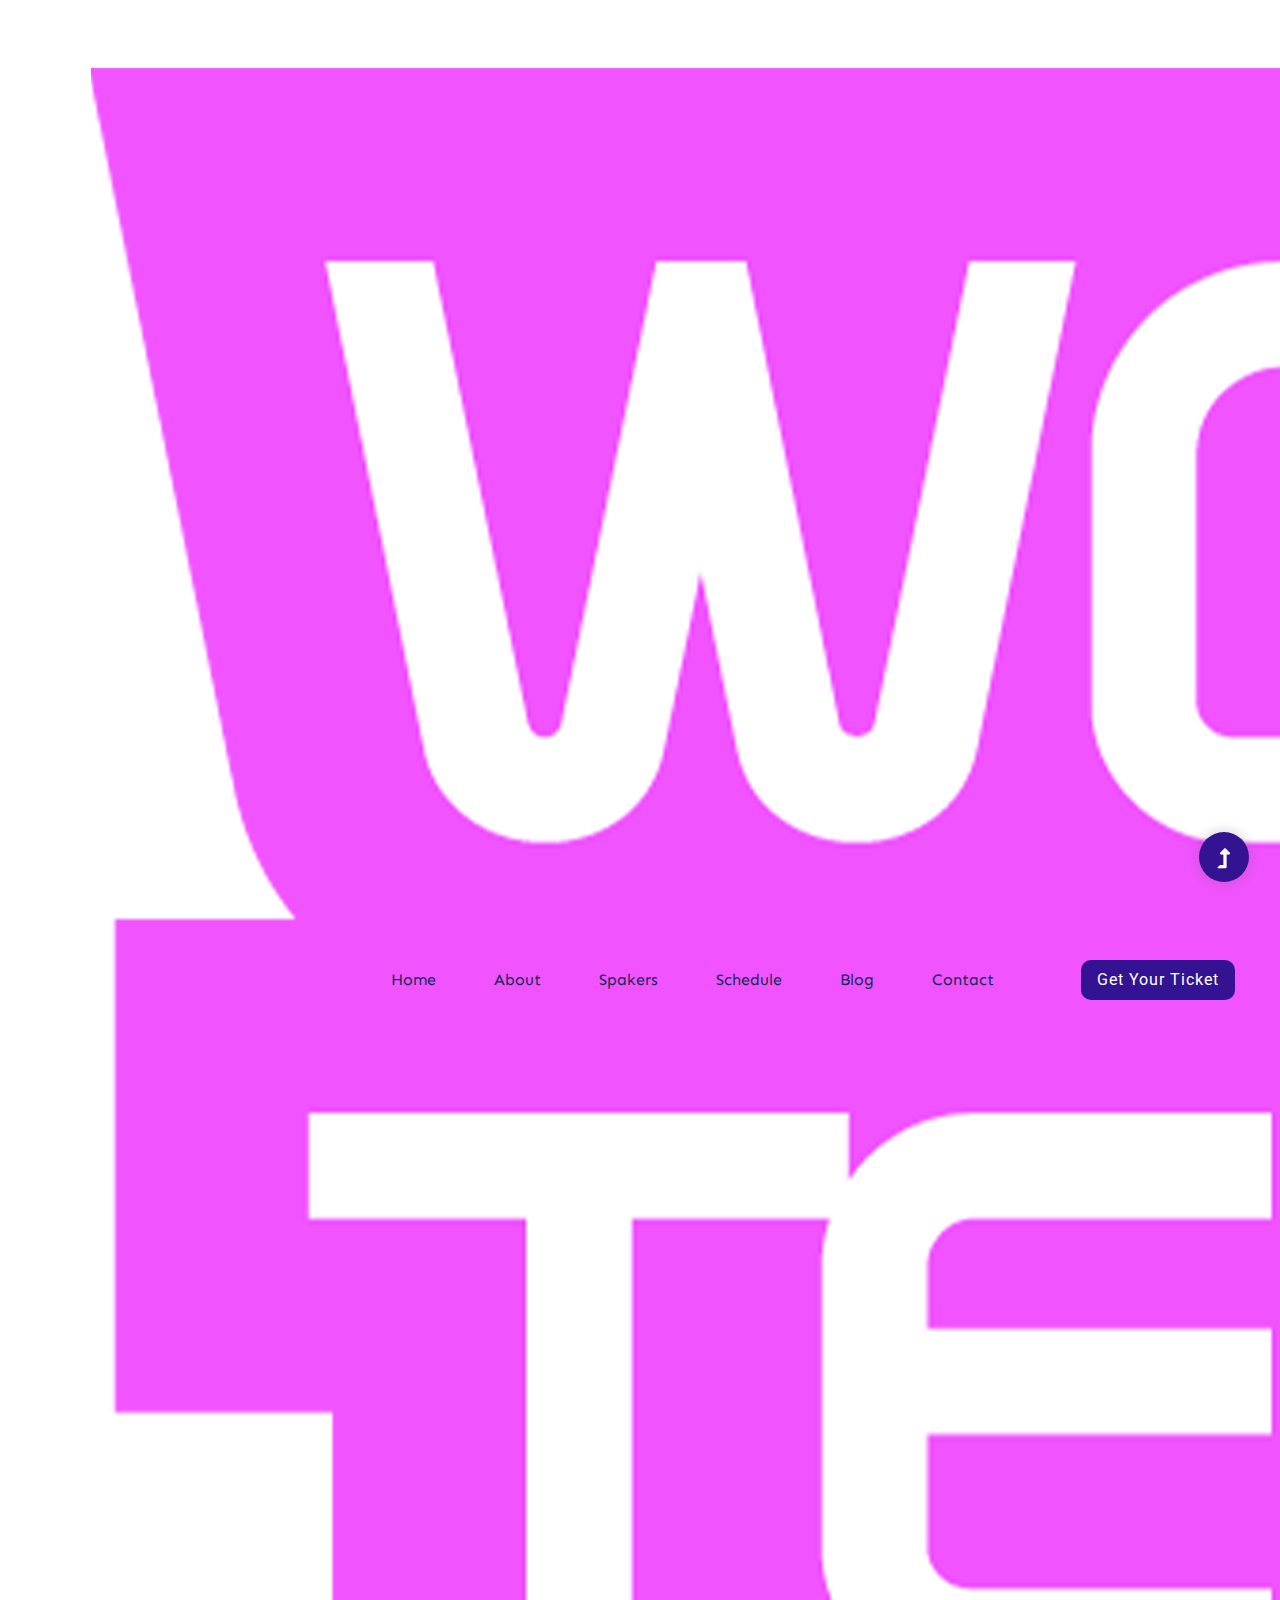
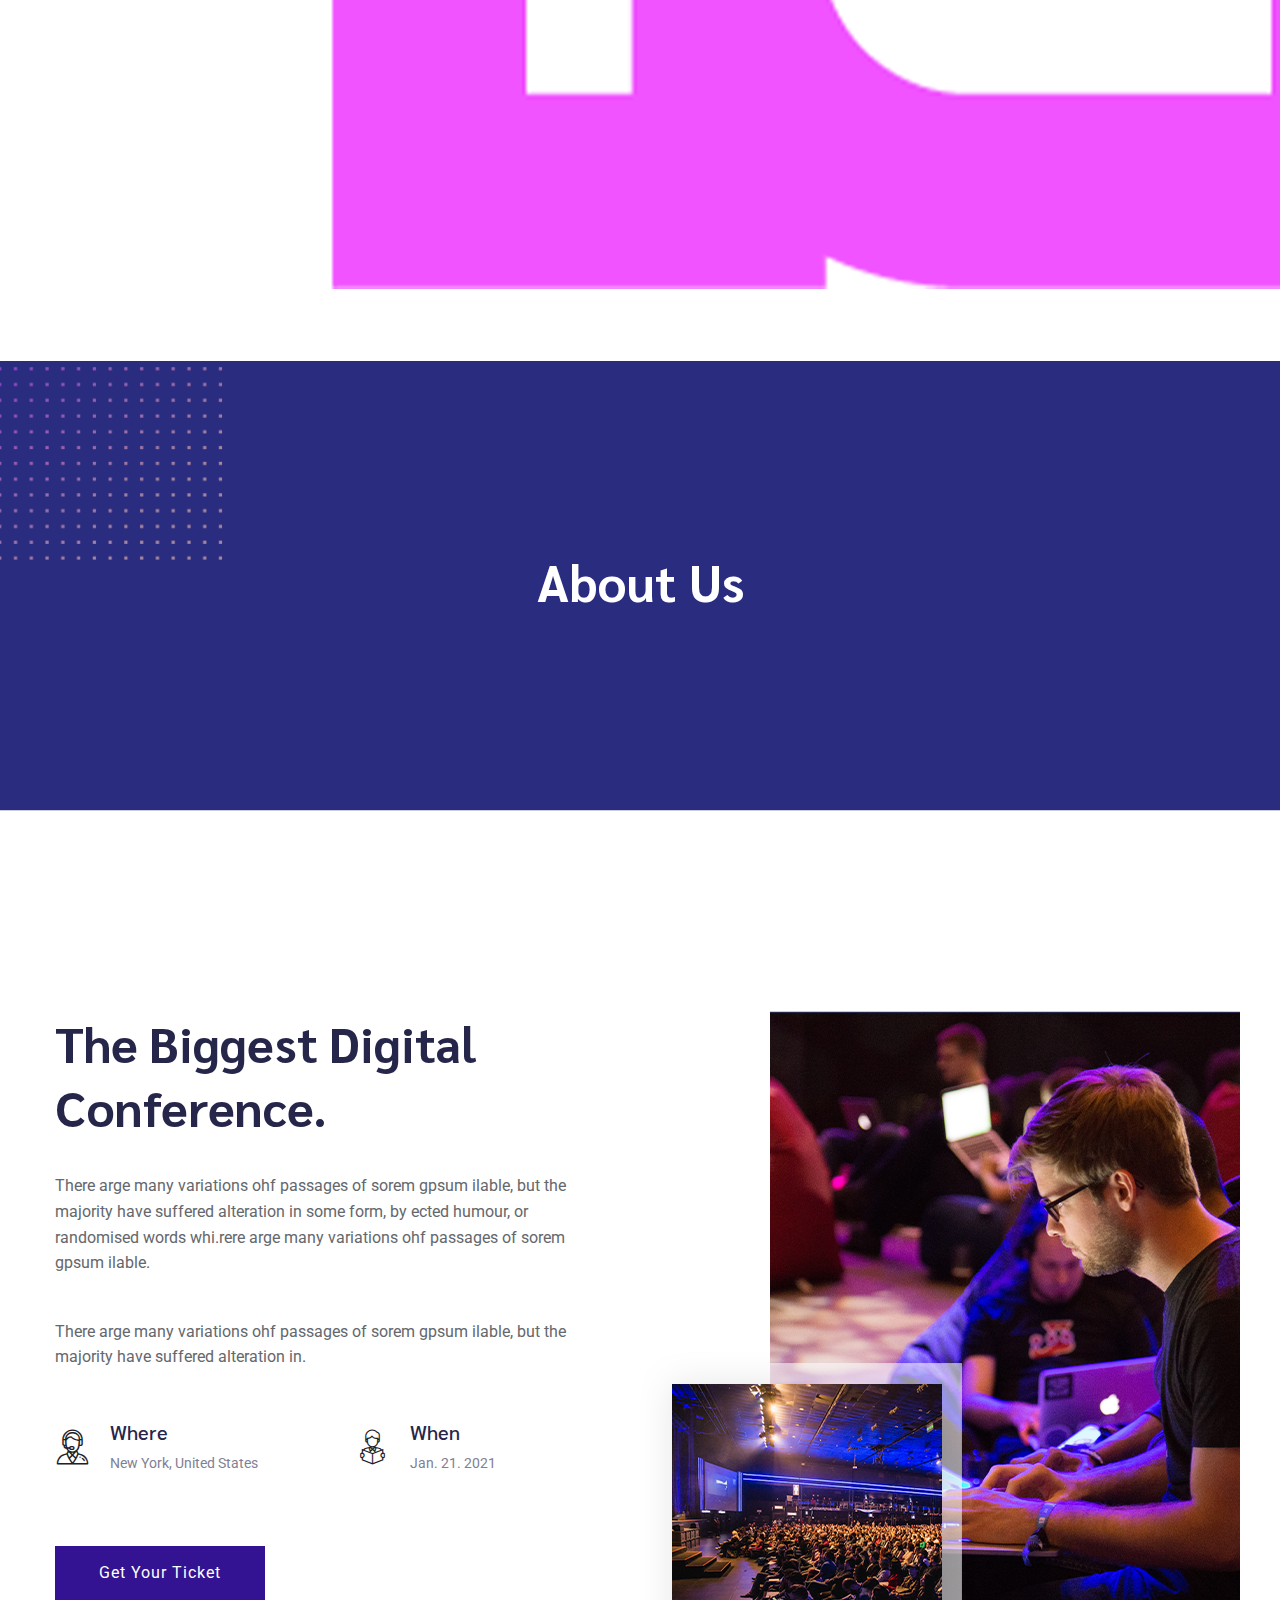
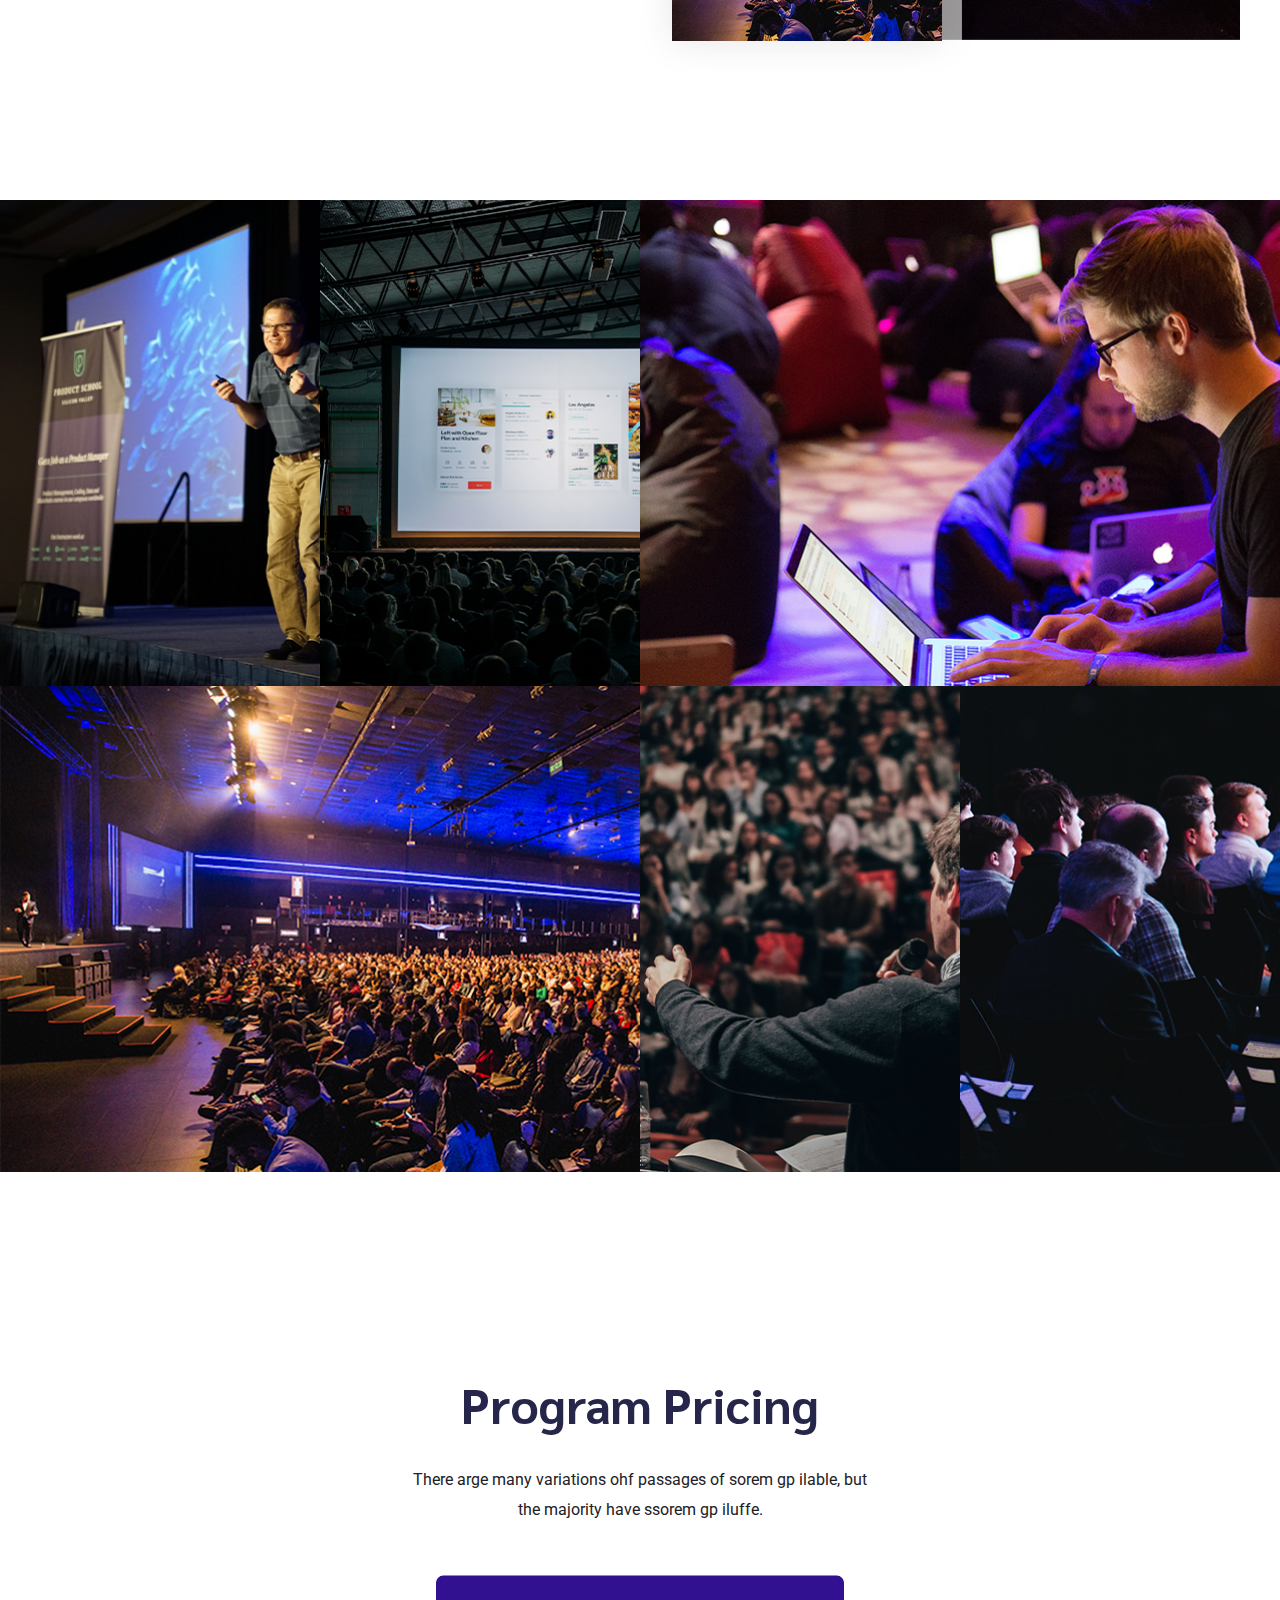
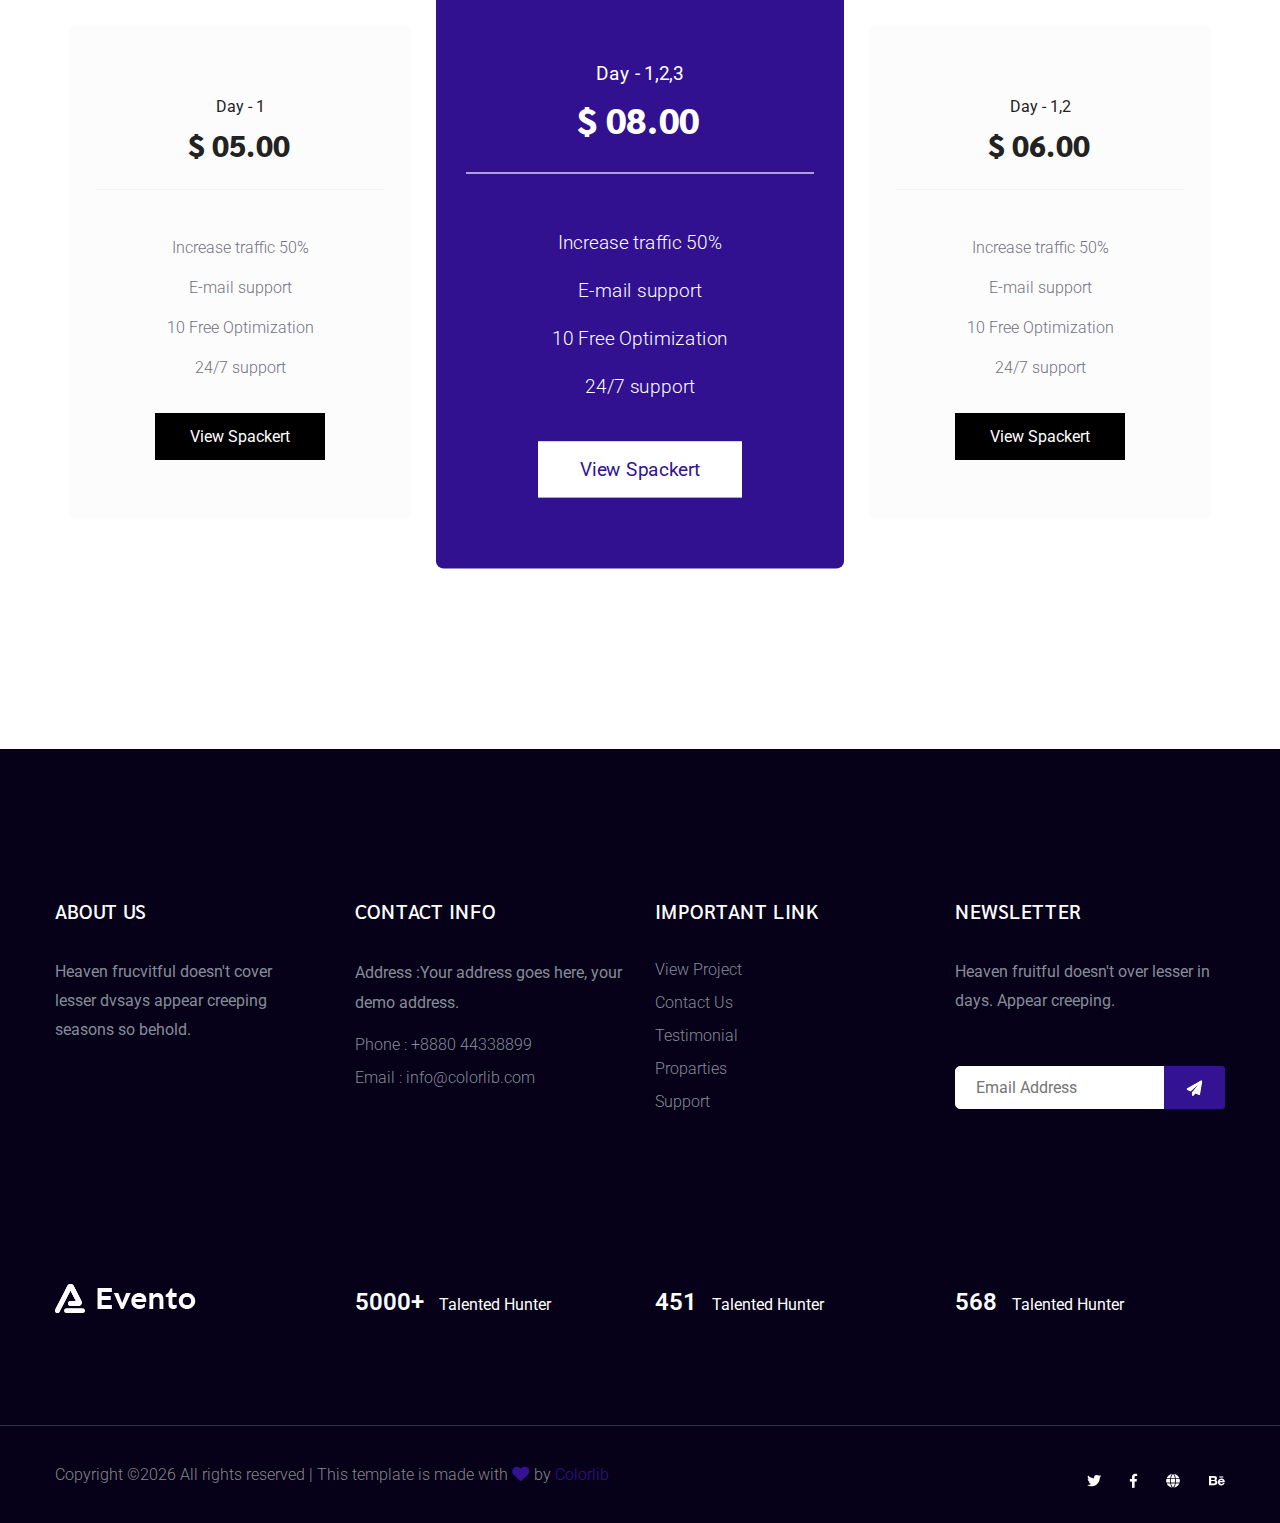
<file: about.html>
<!doctype html>
<html class="no-js" lang="zxx">
<head>
    <meta charset="utf-8">
    <meta http-equiv="x-ua-compatible" content="ie=edge">
    <title> Event HTML-5 Template </title>
    <meta name="description" content="">
    <meta name="viewport" content="width=device-width, initial-scale=1">
    <link rel="manifest" href="site.webmanifest">
    <link rel="shortcut icon" type="image/x-icon" href="assets/img/favicon.ico">

	<!-- CSS here -->
	<link rel="stylesheet" href="assets/css/bootstrap.min.css">
	<link rel="stylesheet" href="assets/css/owl.carousel.min.css">
	<link rel="stylesheet" href="assets/css/slicknav.css">
    <link rel="stylesheet" href="assets/css/flaticon.css">
    <link rel="stylesheet" href="assets/css/gijgo.css">
	<link rel="stylesheet" href="assets/css/animate.min.css">
	<link rel="stylesheet" href="assets/css/magnific-popup.css">
	<link rel="stylesheet" href="assets/css/fontawesome-all.min.css">
	<link rel="stylesheet" href="assets/css/themify-icons.css">
	<link rel="stylesheet" href="assets/css/slick.css">
	<link rel="stylesheet" href="assets/css/nice-select.css">
	<link rel="stylesheet" href="assets/css/style.css">
</head>
<body>
    <!-- ? Preloader Start -->
    <div id="preloader-active">
        <div class="preloader d-flex align-items-center justify-content-center">
            <div class="preloader-inner position-relative">
                <div class="preloader-circle"></div>
                <div class="preloader-img pere-text">
                    <img src="assets/img/logo/loder.png" alt="">
                </div>
            </div>
        </div>
    </div>
    <!-- Preloader Start -->
<header>
    <!--? Header Start -->
    <div class="header-area">
        <div class="main-header header-sticky">
            <div class="container-fluid">
                <div class="row align-items-center">
                    <!-- Logo -->
                    <div class="col-xl-2 col-lg-2 col-md-1">
                        <div class="logo">
                            <a href="index.html"><img src="assets/img/logo/logo.png" alt=""></a>
                        </div>
                    </div>
                    <div class="col-xl-10 col-lg-10 col-md-10">
                        <div class="menu-main d-flex align-items-center justify-content-end">
                            <!-- Main-menu -->
                            <div class="main-menu f-right d-none d-lg-block">
                                <nav>
                                    <ul id="navigation">
                                        <li><a href="index.html">Home</a></li>
                                        <li><a href="about.html">About</a></li>
                                        <li><a href="spakers.html">Spakers</a></li>
                                        <li><a href="schedule.html">Schedule</a></li>
                                        <li><a href="blog.html">Blog</a>
                                            <ul class="submenu">
                                                <li><a href="blog.html">Blog</a></li>
                                                <li><a href="blog_details.html">Blog Details</a></li>
                                                <li><a href="elements.html">Element</a></li>
                                            </ul>
                                        </li>
                                        <li><a href="contact.html">Contact</a></li>
                                    </ul>
                                </nav>
                            </div>
                            <div class="header-right-btn f-right d-none d-lg-block ml-30">
                                <a href="#" class="btn header-btn">Get Your Ticket</a>
                            </div>
                        </div>
                    </div>   
                    <!-- Mobile Menu -->
                    <div class="col-12">
                        <div class="mobile_menu d-block d-lg-none"></div>
                    </div>
                </div>
            </div>
        </div>
    </div>
    <!-- Header End -->
</header>
<main>
    <!--? Hero Start -->
    <div class="slider-area2">
        <div class="slider-height2 d-flex align-items-center">
            <div class="container">
                <div class="row">
                    <div class="col-xl-12">
                        <div class="hero-cap text-center">
                            <h2>About Us</h2>
                        </div>
                    </div>
                </div>
            </div>
        </div>
    </div>
    <!-- Hero End -->
    <!--? About Law Start-->
    <section class="about-low-area section-padding2">
        <div class="container">
            <div class="row">
                <div class="col-lg-6 col-md-12">
                    <div class="about-caption mb-50">
                        <!-- Section Tittle -->
                        <div class="section-tittle mb-35">
                            <h2>The Biggest Digital Conference.</h2>
                        </div>
                        <p>There arge many variations ohf passages of sorem gpsum ilable, but the majority have suffered alteration in some form, by ected humour, or randomised words whi.rere arge many variations ohf passages of sorem gpsum ilable.</p>
                        <p>There arge many variations ohf passages of sorem gpsum ilable, but the majority have suffered alteration in.</p>
                    </div>
                    <div class="row">
                        <div class="col-lg-6 col-md-6 col-sm-6 col-xs-10">
                            <div class="single-caption mb-20">
                                <div class="caption-icon">
                                    <span class="flaticon-communications-1"></span>
                                </div>
                                <div class="caption">
                                    <h5>Where</h5>
                                    <p>New York, United States</p>
                                </div>
                            </div>
                        </div>
                        <div class="col-lg-6 col-md-6 col-sm-6 col-xs-10">
                            <div class="single-caption mb-20">
                                <div class="caption-icon">
                                    <span class="flaticon-education"></span>
                                </div>
                                <div class="caption">
                                    <h5>When</h5>
                                    <p>Jan. 21. 2021</p>
                                </div>
                            </div>
                        </div>
                    </div>
                    <a href="#" class="btn mt-50">Get Your Ticket</a>
                </div>
                <div class="col-lg-6 col-md-12">
                    <!-- about-img -->
                    <div class="about-img ">
                        <div class="about-font-img d-none d-lg-block">
                            <img src="assets/img/gallery/about2.png" alt="">
                        </div>
                        <div class="about-back-img ">
                            <img src="assets/img/gallery/about1.png" alt="">
                        </div>
                    </div>
                </div>
            </div>
        </div>
    </section>
    <!-- About Law End-->
    <!-- accordion End -->
    <!--? gallery Products Start -->
    <div class="gallery-area fix">
        <div class="container-fluid p-0">
            <div class="row no-gutters">
                <div class="col-lg-3 col-md-3 col-sm-6">
                    <div class="gallery-box">
                        <div class="single-gallery">
                            <div class="gallery-img " style="background-image: url(assets/img/gallery/gallery1.png);"></div>
                        </div>
                    </div>
                </div>
                <div class="col-lg-3 col-md-3 col-sm-6">
                    <div class="gallery-box">
                        <div class="single-gallery">
                            <div class="gallery-img " style="background-image: url(assets/img/gallery/gallery2.png);"></div>
                        </div>
                    </div>
                </div>
                <div class="col-lg-6 col-md-6 col-sm-6">
                    <div class="gallery-box">
                        <div class="single-gallery">
                            <div class="gallery-img " style="background-image: url(assets/img/gallery/gallery3.png);"></div>
                        </div>
                    </div>
                </div>
                <div class="col-lg-6 col-md-6 col-sm-6">
                    <div class="gallery-box">
                        <div class="single-gallery">
                            <div class="gallery-img " style="background-image: url(assets/img/gallery/gallery4.png);"></div>
                        </div>
                    </div>
                </div>
                <div class="col-lg-3 col-md-3 col-sm-6">
                    <div class="gallery-box">
                        <div class="single-gallery">
                             <div class="gallery-img " style="background-image: url(assets/img/gallery/gallery5.png);"></div>
                        </div>
                    </div>
                </div>
                <div class="col-lg-3 col-md-3 col-sm-6">
                    <div class="gallery-box">
                        <div class="single-gallery">
                            <div class="gallery-img " style="background-image: url(assets/img/gallery/gallery6.png);"></div>
                        </div>
                    </div>
                </div>
            </div>
        </div>
    </div>
    <!-- gallery Products End -->
    <!--? Pricing Card Start -->
    <section class="pricing-card-area section-padding2">
        <div class="container">
            <!-- Section Tittle -->
            <div class="row justify-content-center">
                <div class="col-lg-5 col-md-8">
                    <div class="section-tittle text-center mb-100">
                        <h2>Program Pricing</h2>
                        <p>There arge many variations ohf passages of sorem gp ilable, but the majority have ssorem gp iluffe.</p>
                    </div>
                </div>
            </div>
            <div class="row">
                <div class="col-xl-4 col-lg-4 col-md-6 col-sm-10">
                    <div class="single-card text-center mb-30">
                        <div class="card-top">
                            <span>Day - 1</span>
                            <h4>$ 05.00</h4>
                        </div>
                        <div class="card-bottom">
                            <ul>
                                <li>Increase traffic 50%</li>
                                <li>E-mail support</li>
                                <li>10 Free Optimization</li>
                                <li>24/7  support</li>
                            </ul>
                            <a href="services.html" class="black-btn">View Spackert</a>
                        </div>
                    </div>
                </div>
                <div class="col-xl-4 col-lg-4 col-md-6 col-sm-10">
                    <div class="single-card active text-center mb-30">
                        <div class="card-top">
                            <span>Day - 1,2,3</span>
                            <h4>$ 08.00</h4>
                        </div>
                        <div class="card-bottom">
                            <ul>
                                <li>Increase traffic 50%</li>
                                <li>E-mail support</li>
                                <li>10 Free Optimization</li>
                                <li>24/7  support</li>
                            </ul>
                            <a href="services.html" class="black-btn">View Spackert</a>
                        </div>
                    </div>
                </div>
                <div class="col-xl-4 col-lg-4 col-md-6 col-sm-10">
                    <div class="single-card text-center mb-30">
                        <div class="card-top">
                            <span>Day - 1,2</span>
                            <h4>$ 06.00</h4>
                        </div>
                        <div class="card-bottom">
                            <ul>
                                <li>Increase traffic 50%</li>
                                <li>E-mail support</li>
                                <li>10 Free Optimization</li>
                                <li>24/7  support</li>
                            </ul>
                            <a href="services.html" class="black-btn">View Spackert</a>
                        </div>
                    </div>
                </div>
            </div>
        </div>
    </section>
    <!-- Pricing Card End -->
    </main>
    <footer>
        <!-- Footer Start-->
        <div class="footer-area footer-padding">
            <div class="container">
                <div class="row d-flex justify-content-between">
                    <div class="col-xl-3 col-lg-3 col-md-4 col-sm-6">
                       <div class="single-footer-caption mb-50">
                         <div class="single-footer-caption mb-30">
                             <div class="footer-tittle">
                                 <h4>About Us</h4>
                                 <div class="footer-pera">
                                     <p>Heaven frucvitful doesn't cover lesser dvsays appear creeping seasons so behold.</p>
                                </div>
                             </div>
                         </div>
                       </div>
                    </div>
                    <div class="col-xl-3 col-lg-3 col-md-4 col-sm-5">
                        <div class="single-footer-caption mb-50">
                            <div class="footer-tittle">
                                <h4>Contact Info</h4>
                                <ul>
                                    <li>
                                        <p>Address :Your address goes here, your demo address.</p>
                                    </li>
                                    <li><a href="#">Phone : +8880 44338899</a></li>
                                    <li><a href="#">Email : info@colorlib.com</a></li>
                                </ul>
                            </div>
                        </div>
                    </div>
                    <div class="col-xl-3 col-lg-3 col-md-4 col-sm-5">
                        <div class="single-footer-caption mb-50">
                            <div class="footer-tittle">
                                <h4>Important Link</h4>
                                <ul>
                                    <li><a href="#"> View Project</a></li>
                                    <li><a href="#">Contact Us</a></li>
                                    <li><a href="#">Testimonial</a></li>
                                    <li><a href="#">Proparties</a></li>
                                    <li><a href="#">Support</a></li>
                                </ul>
                            </div>
                        </div>
                    </div>
                    <div class="col-xl-3 col-lg-3 col-md-6 col-sm-5">
                        <div class="single-footer-caption mb-50">
                            <div class="footer-tittle">
                                <h4>Newsletter</h4>
                                <div class="footer-pera footer-pera2">
                                 <p>Heaven fruitful doesn't over lesser in days. Appear creeping.</p>
                             </div>
                             <!-- Form -->
                             <div class="footer-form" >
                                 <div id="mc_embed_signup">
                                     <form target="_blank" action="https://spondonit.us12.list-manage.com/subscribe/post?u=1462626880ade1ac87bd9c93a&amp;id=92a4423d01"
                                     method="get" class="subscribe_form relative mail_part">
                                         <input type="email" name="email" id="newsletter-form-email" placeholder="Email Address"
                                         class="placeholder hide-on-focus" onfocus="this.placeholder = ''"
                                         onblur="this.placeholder = ' Email Address '">
                                         <div class="form-icon">
                                             <button type="submit" name="submit" id="newsletter-submit"
                                             class="email_icon newsletter-submit button-contactForm"><img src="assets/img/gallery/form.png" alt=""></button>
                                         </div>
                                         <div class="mt-10 info"></div>
                                     </form>
                                 </div>
                             </div>
                            </div>
                        </div>
                    </div>
                </div>
               <!--  -->
               <div class="row footer-wejed justify-content-between">
                    <div class="col-xl-3 col-lg-3 col-md-4 col-sm-6">
                        <!-- logo -->
                        <div class="footer-logo mb-20">
                        <a href="index.html"><img src="assets/img/logo/logo2_footer.png" alt=""></a>
                        </div>
                    </div>
                    <div class="col-xl-3 col-lg-3 col-md-4 col-sm-5">
                    <div class="footer-tittle-bottom">
                        <span>5000+</span>
                        <p>Talented Hunter</p>
                    </div>
                    </div>
                    <div class="col-xl-3 col-lg-3 col-md-4 col-sm-5">
                        <div class="footer-tittle-bottom">
                            <span>451</span>
                            <p>Talented Hunter</p>
                        </div>
                    </div>
                    <div class="col-xl-3 col-lg-3 col-md-4 col-sm-5">
                        <!-- Footer Bottom Tittle -->
                        <div class="footer-tittle-bottom">
                            <span>568</span>
                            <p>Talented Hunter</p>
                        </div>
                    </div>
               </div>
            </div>
        </div>
        <!-- footer-bottom area -->
        <div class="footer-bottom-area footer-bg">
            <div class="container">
                <div class="footer-border">
                     <div class="row d-flex justify-content-between align-items-center">
                         <div class="col-xl-10 col-lg-8 ">
                             <div class="footer-copy-right">
                                 <p><!-- Link back to Colorlib can't be removed. Template is licensed under CC BY 3.0. -->
  Copyright &copy;<script>document.write(new Date().getFullYear());</script> All rights reserved | This template is made with <i class="fa fa-heart" aria-hidden="true"></i> by <a href="https://colorlib.com" target="_blank">Colorlib</a>
  <!-- Link back to Colorlib can't be removed. Template is licensed under CC BY 3.0. --></p>
                             </div>
                         </div>
                         <div class="col-xl-2 col-lg-4">
                             <div class="footer-social f-right">
                                <a href="#"><i class="fab fa-twitter"></i></a>
                                <a href="https://www.facebook.com/sai4ull"><i class="fab fa-facebook-f"></i></a>
                                <a href="#"><i class="fas fa-globe"></i></a>
                                <a href="#"><i class="fab fa-behance"></i></a>
                             </div>
                         </div>
                     </div>
                </div>
            </div>
        </div>
        <!-- Footer End-->
    </footer>
    <!-- Scroll Up -->
    <div id="back-top" >
        <a title="Go to Top" href="#"> <i class="fas fa-level-up-alt"></i></a>
    </div>

    <!-- JS here -->

    <script src="./assets/js/vendor/modernizr-3.5.0.min.js"></script>
    <!-- Jquery, Popper, Bootstrap -->
    <script src="./assets/js/vendor/jquery-1.12.4.min.js"></script>
    <script src="./assets/js/popper.min.js"></script>
    <script src="./assets/js/bootstrap.min.js"></script>
    <!-- Jquery Mobile Menu -->
    <script src="./assets/js/jquery.slicknav.min.js"></script>

    <!-- Jquery Slick , Owl-Carousel Plugins -->
    <script src="./assets/js/owl.carousel.min.js"></script>
    <script src="./assets/js/slick.min.js"></script>
    <!-- One Page, Animated-HeadLin -->
    <script src="./assets/js/wow.min.js"></script>
    <script src="./assets/js/animated.headline.js"></script>
    <script src="./assets/js/jquery.magnific-popup.js"></script>

    <!-- Date Picker -->
    <script src="./assets/js/gijgo.min.js"></script>
    <!-- Nice-select, sticky -->
    <script src="./assets/js/jquery.nice-select.min.js"></script>
    <script src="./assets/js/jquery.sticky.js"></script>
    
    <!-- counter , waypoint -->
    <script src="./assets/js/jquery.counterup.min.js"></script>
    <script src="./assets/js/waypoints.min.js"></script>
    <script src="./assets/js/jquery.countdown.min.js"></script>
    <!-- contact js -->
    <script src="./assets/js/contact.js"></script>
    <script src="./assets/js/jquery.form.js"></script>
    <script src="./assets/js/jquery.validate.min.js"></script>
    <script src="./assets/js/mail-script.js"></script>
    <script src="./assets/js/jquery.ajaxchimp.min.js"></script>
    
    <!-- Jquery Plugins, main Jquery -->	
    <script src="./assets/js/plugins.js"></script>
    <script src="./assets/js/main.js"></script>
    
    </body>
</html>
</file>
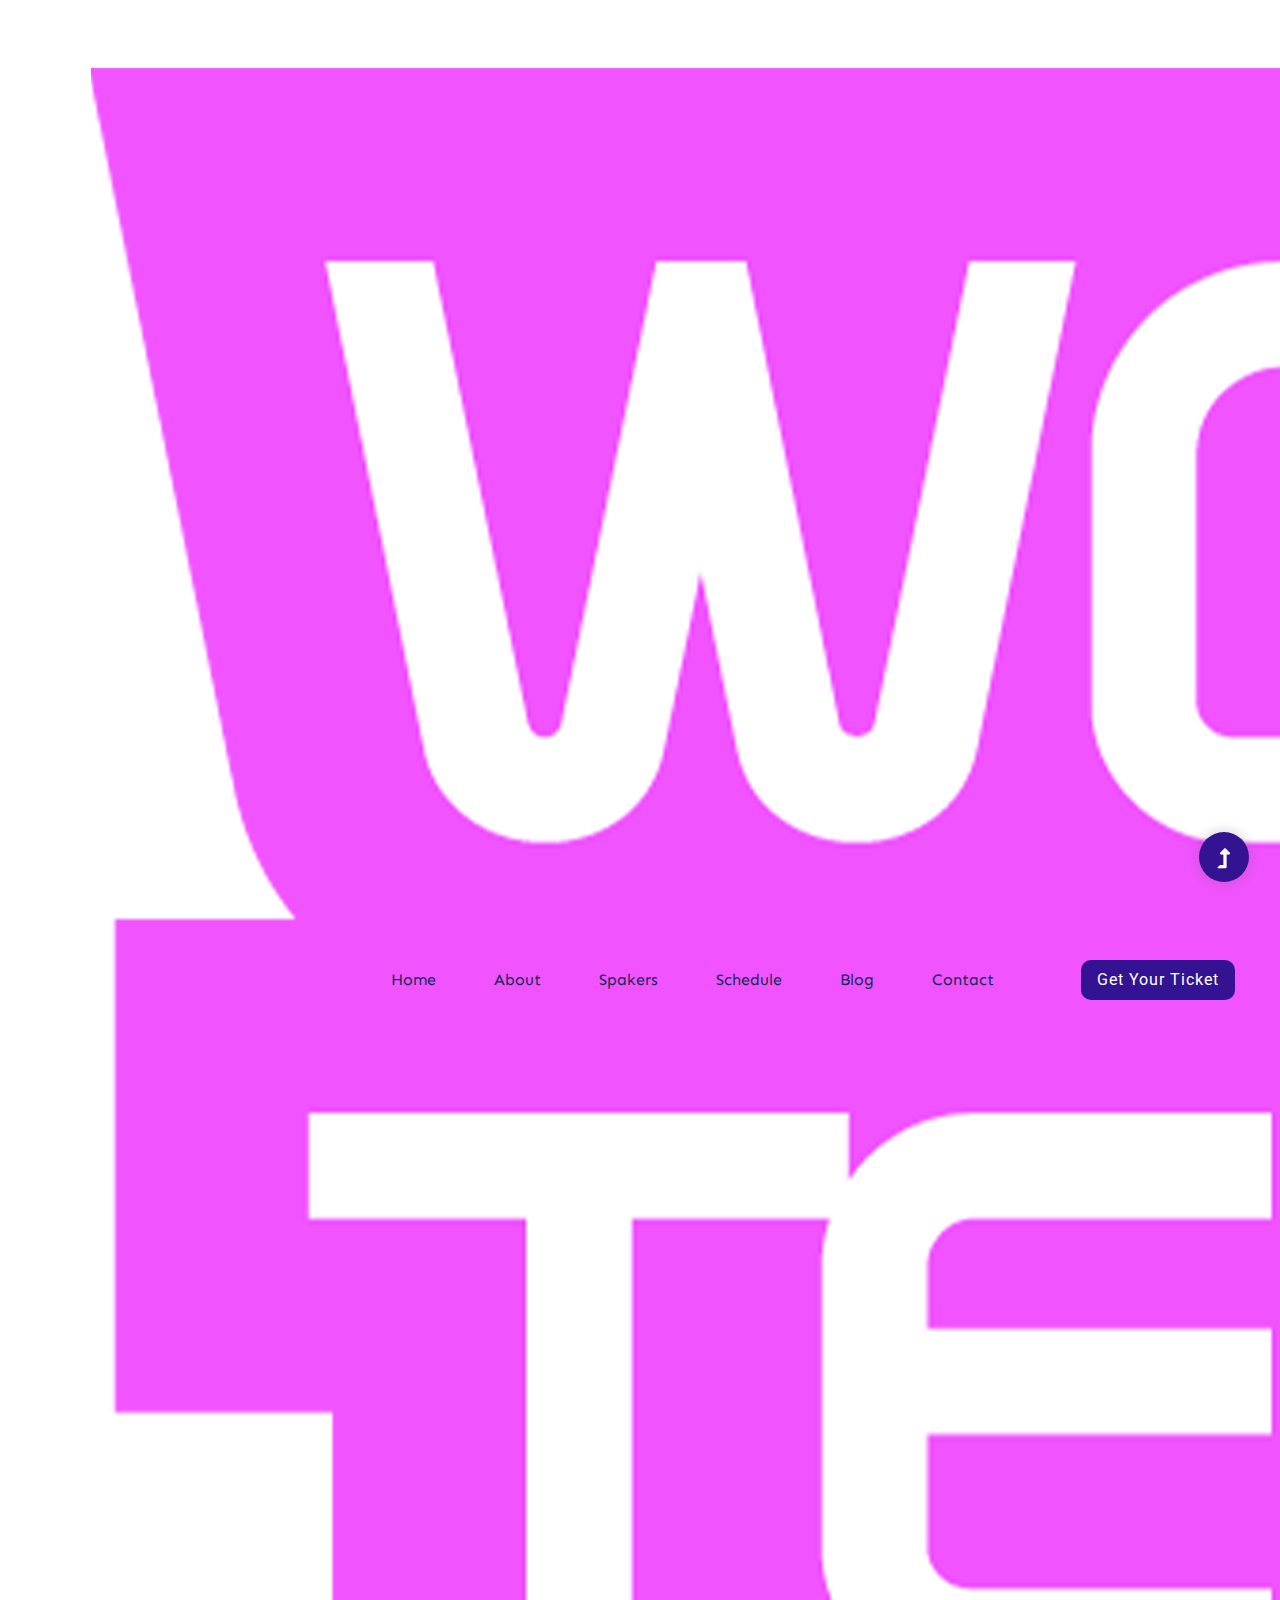
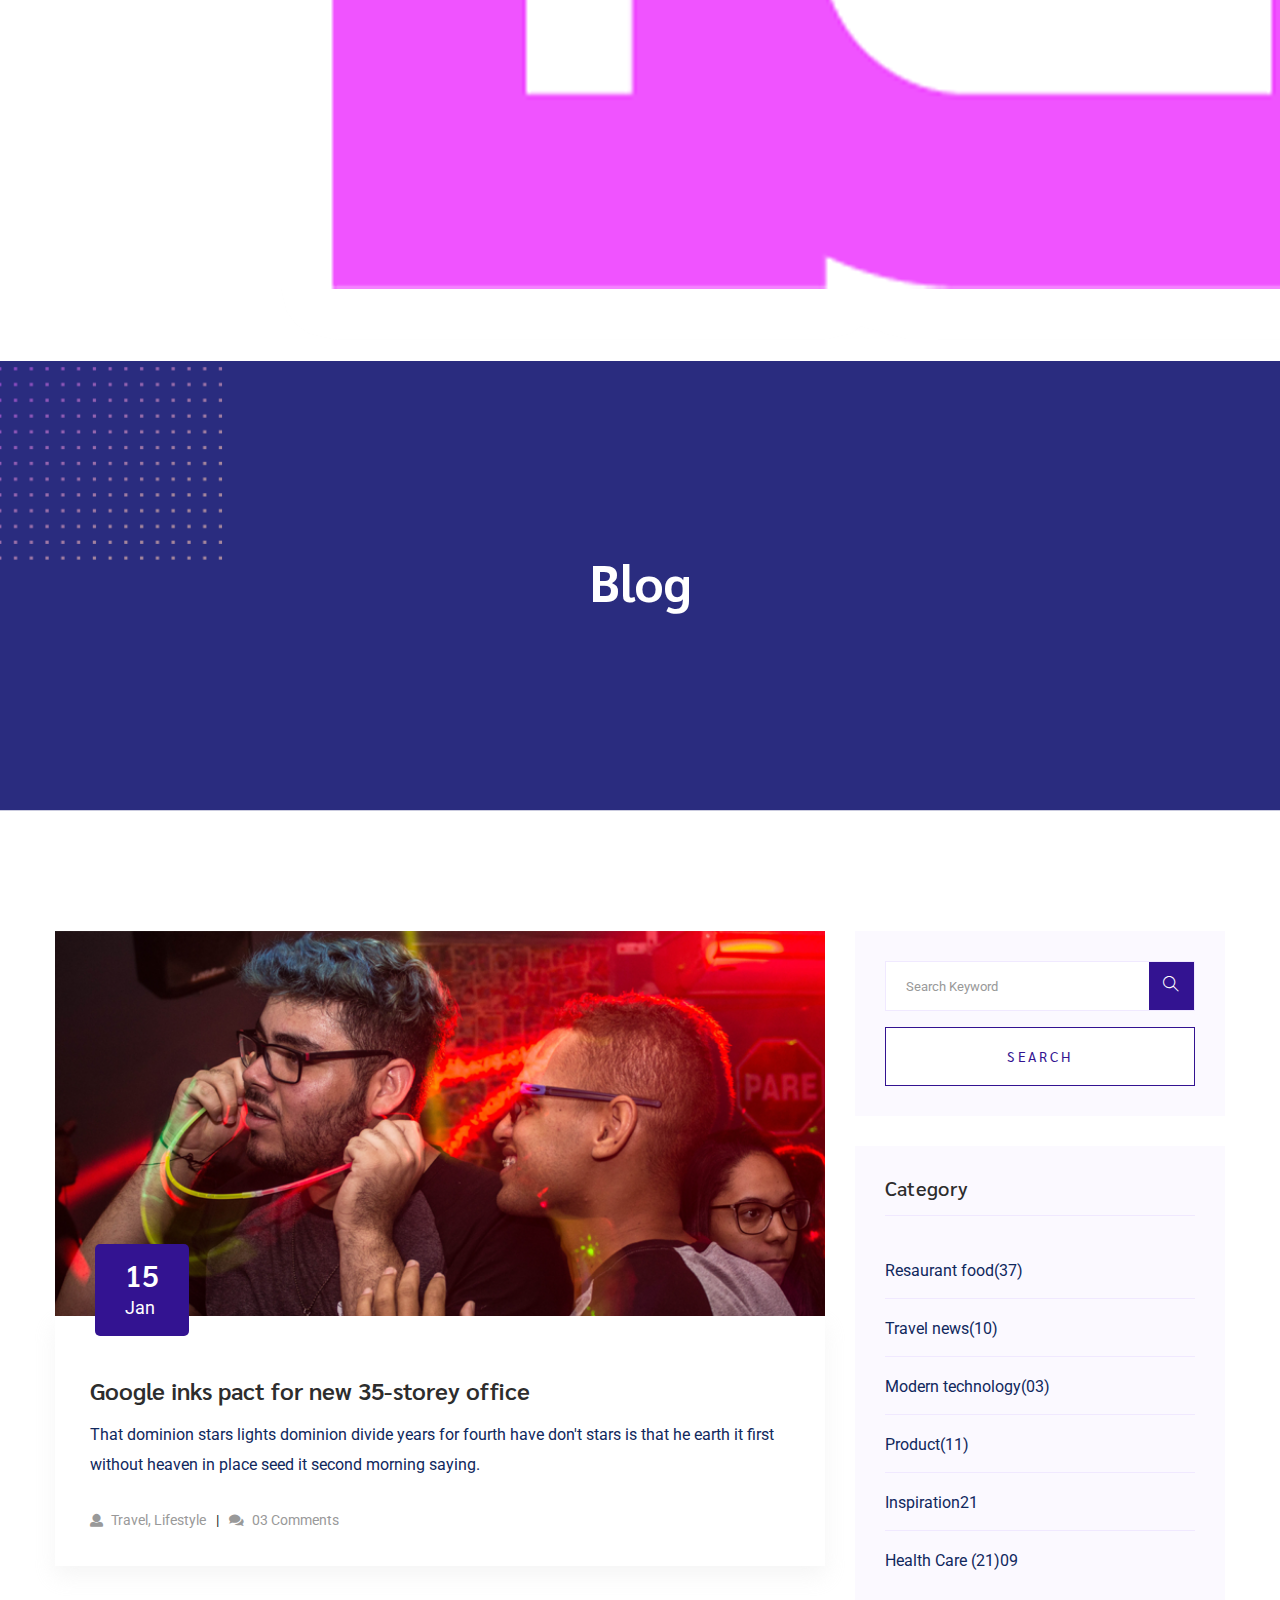
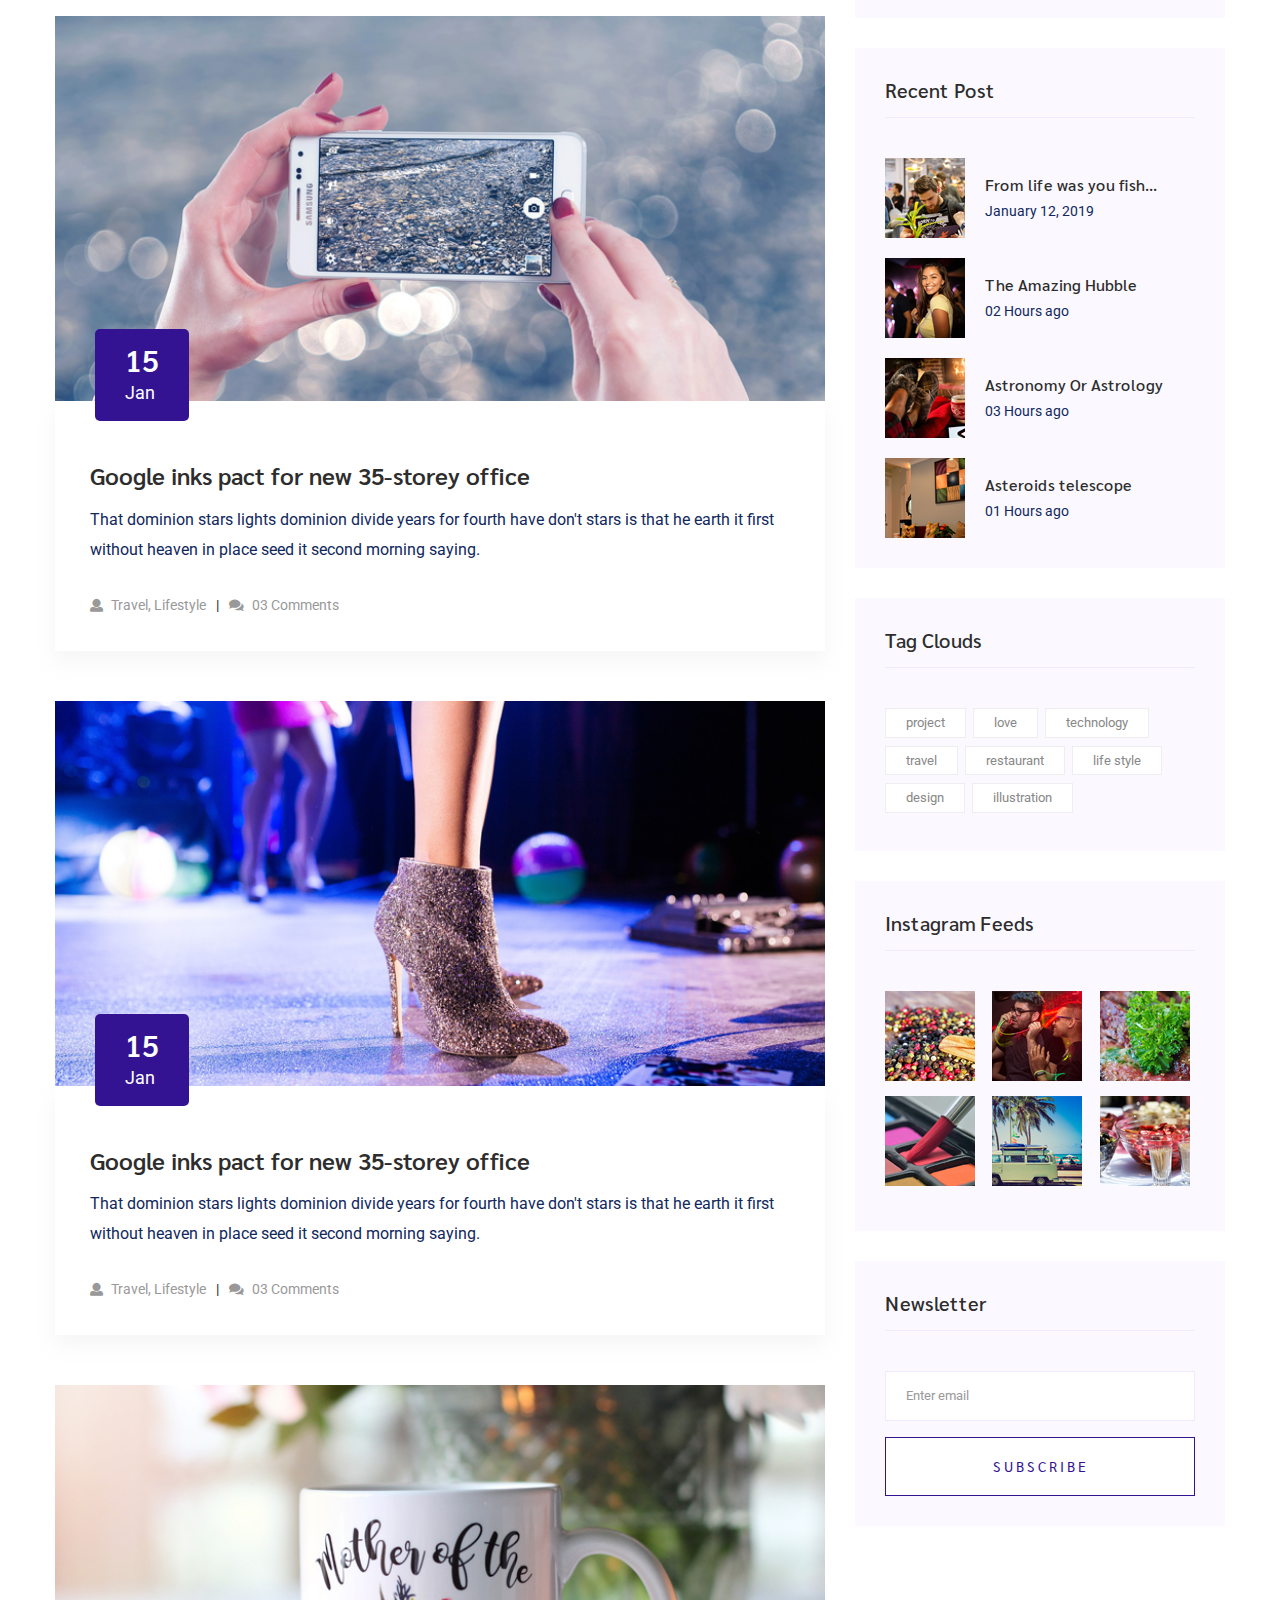
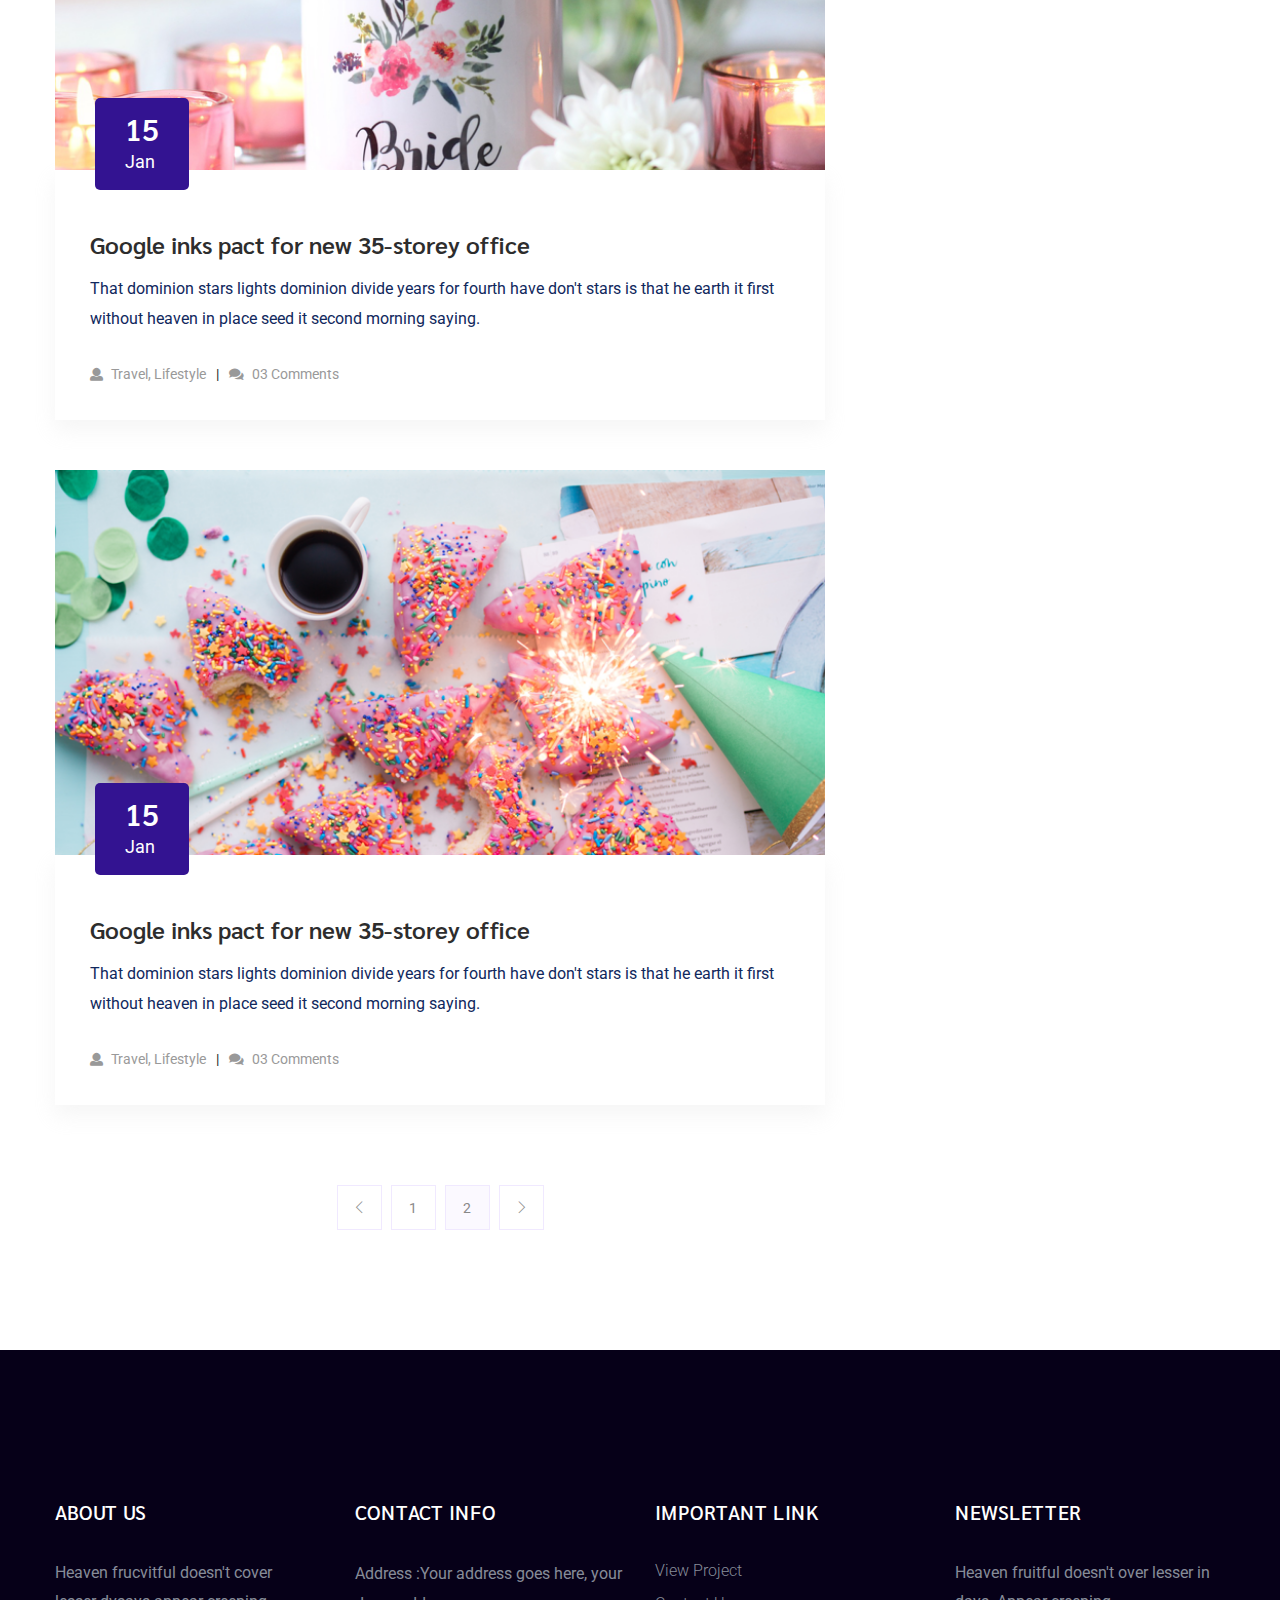
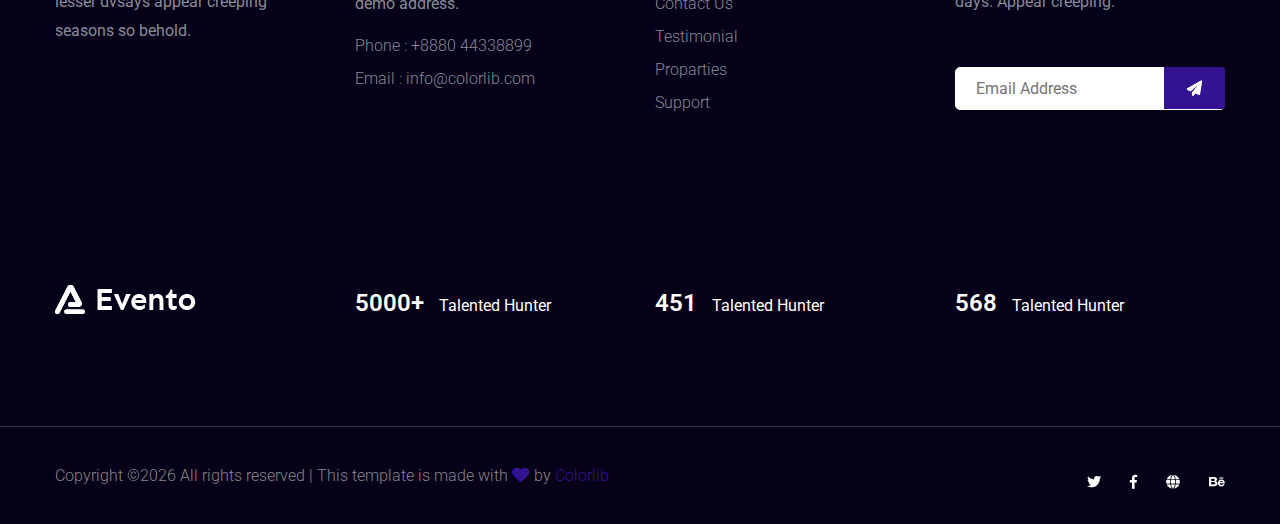
<file: blog.html>
<!doctype html>
<html class="no-js" lang="zxx">
<head>
    <meta charset="utf-8">
    <meta http-equiv="x-ua-compatible" content="ie=edge">
    <title> Event HTML-5 Template </title>
    <meta name="description" content="">
    <meta name="viewport" content="width=device-width, initial-scale=1">
    <link rel="shortcut icon" type="image/x-icon" href="assets/img/favicon.ico">

    <!-- CSS here -->
    <link rel="stylesheet" href="assets/css/bootstrap.min.css">
    <link rel="stylesheet" href="assets/css/owl.carousel.min.css">
    <link rel="stylesheet" href="assets/css/slicknav.css">
    <link rel="stylesheet" href="assets/css/animate.min.css">
    <link rel="stylesheet" href="assets/css/magnific-popup.css">
    <link rel="stylesheet" href="assets/css/fontawesome-all.min.css">
    <link rel="stylesheet" href="assets/css/themify-icons.css">
    <link rel="stylesheet" href="assets/css/themify-icons.css">
    <link rel="stylesheet" href="assets/css/slick.css">
    <link rel="stylesheet" href="assets/css/nice-select.css">
    <link rel="stylesheet" href="assets/css/style.css">
    <link rel="stylesheet" href="assets/css/responsive.css">
</head>
<body>
    <!--? Preloader Start -->
    <div id="preloader-active">
        <div class="preloader d-flex align-items-center justify-content-center">
            <div class="preloader-inner position-relative">
                <div class="preloader-circle"></div>
                <div class="preloader-img pere-text">
                    <img src="assets/img/logo/loder.png" alt="">
                </div>
            </div>
        </div>
    </div>
    <!-- Preloader Start -->
    <header>
        <!--? Header Start -->
        <div class="header-area">
            <div class="main-header header-sticky">
                <div class="container-fluid">
                    <div class="row align-items-center">
                        <!-- Logo -->
                        <div class="col-xl-2 col-lg-2 col-md-1">
                            <div class="logo">
                                <a href="index.html"><img src="assets/img/logo/logo.png" alt=""></a>
                            </div>
                        </div>
                        <div class="col-xl-10 col-lg-10 col-md-10">
                            <div class="menu-main d-flex align-items-center justify-content-end">
                                <!-- Main-menu -->
                                <div class="main-menu f-right d-none d-lg-block">
                                    <nav>
                                        <ul id="navigation">
                                            <li><a href="index.html">Home</a></li>
                                            <li><a href="about.html">About</a></li>
                                            <li><a href="spakers.html">Spakers</a></li>
                                            <li><a href="schedule.html">Schedule</a></li>
                                            <li><a href="blog.html">Blog</a>
                                                <ul class="submenu">
                                                    <li><a href="blog.html">Blog</a></li>
                                                    <li><a href="blog_details.html">Blog Details</a></li>
                                                    <li><a href="elements.html">Element</a></li>
                                                </ul>
                                            </li>
                                            <li><a href="contact.html">Contact</a></li>
                                        </ul>
                                    </nav>
                                </div>
                                <div class="header-right-btn f-right d-none d-lg-block ml-30">
                                    <a href="#" class="btn header-btn">Get Your Ticket</a>
                                </div>
                            </div>
                        </div>   
                        <!-- Mobile Menu -->
                        <div class="col-12">
                            <div class="mobile_menu d-block d-lg-none"></div>
                        </div>
                    </div>
                </div>
            </div>
        </div>
        <!-- Header End -->
    </header>
    <main>
        <!--? Hero Start -->
        <div class="slider-area2">
            <div class="slider-height2 d-flex align-items-center">
                <div class="container">
                    <div class="row">
                        <div class="col-xl-12">
                            <div class="hero-cap hero-cap2 text-center">
                                <h2>Blog</h2>
                            </div>
                        </div>
                    </div>
                </div>
            </div>
        </div>
        <!-- Hero End -->
        <!--================Blog Area =================-->
        <section class="blog_area section-padding">
            <div class="container">
                <div class="row">
                    <div class="col-lg-8 mb-5 mb-lg-0">
                        <div class="blog_left_sidebar">
                            <article class="blog_item">
                                <div class="blog_item_img">
                                    <img class="card-img rounded-0" src="assets/img/blog/single_blog_1.png" alt="">
                                    <a href="#" class="blog_item_date">
                                        <h3>15</h3>
                                        <p>Jan</p>
                                    </a>
                                </div>
                                <div class="blog_details">
                                    <a class="d-inline-block" href="blog_details.html">
                                        <h2 class="blog-head" style="color: #2d2d2d;">Google inks pact for new 35-storey office</h2>
                                    </a>
                                    <p>That dominion stars lights dominion divide years for fourth have don't stars is that
                                        he earth it first without heaven in place seed it second morning saying.</p>
                                    <ul class="blog-info-link">
                                        <li><a href="#"><i class="fa fa-user"></i> Travel, Lifestyle</a></li>
                                        <li><a href="#"><i class="fa fa-comments"></i> 03 Comments</a></li>
                                    </ul>
                                </div>
                            </article>
                            <article class="blog_item">
                                <div class="blog_item_img">
                                    <img class="card-img rounded-0" src="assets/img/blog/single_blog_2.png" alt="">
                                    <a href="#" class="blog_item_date">
                                        <h3>15</h3>
                                        <p>Jan</p>
                                    </a>
                                </div>
                                <div class="blog_details">
                                    <a class="d-inline-block" href="blog_details.html">
                                        <h2 class="blog-head" style="color: #2d2d2d;">Google inks pact for new 35-storey office</h2>
                                    </a>
                                    <p>That dominion stars lights dominion divide years for fourth have don't stars is that
                                        he earth it first without heaven in place seed it second morning saying.</p>
                                    <ul class="blog-info-link">
                                        <li><a href="#"><i class="fa fa-user"></i> Travel, Lifestyle</a></li>
                                        <li><a href="#"><i class="fa fa-comments"></i> 03 Comments</a></li>
                                    </ul>
                                </div>
                            </article>
                            <article class="blog_item">
                                <div class="blog_item_img">
                                    <img class="card-img rounded-0" src="assets/img/blog/single_blog_3.png" alt="">
                                    <a href="#" class="blog_item_date">
                                        <h3>15</h3>
                                        <p>Jan</p>
                                    </a>
                                </div>
                                <div class="blog_details">
                                    <a class="d-inline-block" href="blog_details.html">
                                        <h2 class="blog-head" style="color: #2d2d2d;">Google inks pact for new 35-storey office</h2>
                                    </a>
                                    <p>That dominion stars lights dominion divide years for fourth have don't stars is that
                                        he earth it first without heaven in place seed it second morning saying.</p>
                                    <ul class="blog-info-link">
                                        <li><a href="#"><i class="fa fa-user"></i> Travel, Lifestyle</a></li>
                                        <li><a href="#"><i class="fa fa-comments"></i> 03 Comments</a></li>
                                    </ul>
                                </div>
                            </article>
                            <article class="blog_item">
                                <div class="blog_item_img">
                                    <img class="card-img rounded-0" src="assets/img/blog/single_blog_4.png" alt="">
                                    <a href="#" class="blog_item_date">
                                        <h3>15</h3>
                                        <p>Jan</p>
                                    </a>
                                </div>
                                <div class="blog_details">
                                    <a class="d-inline-block" href="blog_details.html">
                                        <h2 class="blog-head" style="color: #2d2d2d;">Google inks pact for new 35-storey office</h2>
                                    </a>
                                    <p>That dominion stars lights dominion divide years for fourth have don't stars is that
                                        he earth it first without heaven in place seed it second morning saying.</p>
                                    <ul class="blog-info-link">
                                        <li><a href="#"><i class="fa fa-user"></i> Travel, Lifestyle</a></li>
                                        <li><a href="#"><i class="fa fa-comments"></i> 03 Comments</a></li>
                                    </ul>
                                </div>
                            </article>
                            <article class="blog_item">
                                <div class="blog_item_img">
                                    <img class="card-img rounded-0" src="assets/img/blog/single_blog_5.png" alt="">
                                    <a href="#" class="blog_item_date">
                                        <h3>15</h3>
                                        <p>Jan</p>
                                    </a>
                                </div>
                                <div class="blog_details">
                                    <a class="d-inline-block" href="blog_details.html">
                                        <h2 class="blog-head" style="color: #2d2d2d;">Google inks pact for new 35-storey office</h2>
                                    </a>
                                    <p>That dominion stars lights dominion divide years for fourth have don't stars is that
                                        he earth it first without heaven in place seed it second morning saying.</p>
                                    <ul class="blog-info-link">
                                        <li><a href="#"><i class="fa fa-user"></i> Travel, Lifestyle</a></li>
                                        <li><a href="#"><i class="fa fa-comments"></i> 03 Comments</a></li>
                                    </ul>
                                </div>
                            </article>
                            <nav class="blog-pagination justify-content-center d-flex">
                                <ul class="pagination">
                                    <li class="page-item">
                                        <a href="#" class="page-link" aria-label="Previous">
                                            <i class="ti-angle-left"></i>
                                        </a>
                                    </li>
                                    <li class="page-item">
                                        <a href="#" class="page-link">1</a>
                                    </li>
                                    <li class="page-item active">
                                        <a href="#" class="page-link">2</a>
                                    </li>
                                    <li class="page-item">
                                        <a href="#" class="page-link" aria-label="Next">
                                            <i class="ti-angle-right"></i>
                                        </a>
                                    </li>
                                </ul>
                            </nav>
                        </div>
                    </div>
                    <div class="col-lg-4">
                        <div class="blog_right_sidebar">
                            <aside class="single_sidebar_widget search_widget">
                                <form action="#">
                                    <div class="form-group">
                                        <div class="input-group mb-3">
                                            <input type="text" class="form-control" placeholder='Search Keyword'
                                                onfocus="this.placeholder = ''"
                                                onblur="this.placeholder = 'Search Keyword'">
                                            <div class="input-group-append">
                                                <button class="btns" type="button"><i class="ti-search"></i></button>
                                            </div>
                                        </div>
                                    </div>
                                    <button class="button rounded-0 primary-bg text-white w-100 btn_1 boxed-btn"
                                        type="submit">Search</button>
                                </form>
                            </aside>
                            <aside class="single_sidebar_widget post_category_widget">
                                <h4 class="widget_title" style="color: #2d2d2d;">Category</h4>
                                <ul class="list cat-list">
                                    <li>
                                        <a href="#" class="d-flex">
                                            <p>Resaurant food</p>
                                            <p>(37)</p>
                                        </a>
                                    </li>
                                    <li>
                                        <a href="#" class="d-flex">
                                            <p>Travel news</p>
                                            <p>(10)</p>
                                        </a>
                                    </li>
                                    <li>
                                        <a href="#" class="d-flex">
                                            <p>Modern technology</p>
                                            <p>(03)</p>
                                        </a>
                                    </li>
                                    <li>
                                        <a href="#" class="d-flex">
                                            <p>Product</p>
                                            <p>(11)</p>
                                        </a>
                                    </li>
                                    <li>
                                        <a href="#" class="d-flex">
                                            <p>Inspiration</p>
                                            <p>21</p>
                                        </a>
                                    </li>
                                    <li>
                                        <a href="#" class="d-flex">
                                            <p>Health Care (21)</p>
                                            <p>09</p>
                                        </a>
                                    </li>
                                </ul>
                            </aside>
                            <aside class="single_sidebar_widget popular_post_widget">
                                <h3 class="widget_title" style="color: #2d2d2d;">Recent Post</h3>
                                <div class="media post_item">
                                    <img src="assets/img/post/post_1.png" alt="post">
                                    <div class="media-body">
                                        <a href="blog_details.html">
                                            <h3 style="color: #2d2d2d;">From life was you fish...</h3>
                                        </a>
                                        <p>January 12, 2019</p>
                                    </div>
                                </div>
                                <div class="media post_item">
                                    <img src="assets/img/post/post_2.png" alt="post">
                                    <div class="media-body">
                                        <a href="blog_details.html">
                                            <h3 style="color: #2d2d2d;">The Amazing Hubble</h3>
                                        </a>
                                        <p>02 Hours ago</p>
                                    </div>
                                </div>
                                <div class="media post_item">
                                    <img src="assets/img/post/post_3.png" alt="post">
                                    <div class="media-body">
                                        <a href="blog_details.html">
                                            <h3 style="color: #2d2d2d;">Astronomy Or Astrology</h3>
                                        </a>
                                        <p>03 Hours ago</p>
                                    </div>
                                </div>
                                <div class="media post_item">
                                    <img src="assets/img/post/post_4.png" alt="post">
                                    <div class="media-body">
                                        <a href="blog_details.html">
                                            <h3 style="color: #2d2d2d;">Asteroids telescope</h3>
                                        </a>
                                        <p>01 Hours ago</p>
                                    </div>
                                </div>
                            </aside>
                            <aside class="single_sidebar_widget tag_cloud_widget">
                                <h4 class="widget_title" style="color: #2d2d2d;">Tag Clouds</h4>
                                <ul class="list">
                                    <li>
                                        <a href="#">project</a>
                                    </li>
                                    <li>
                                        <a href="#">love</a>
                                    </li>
                                    <li>
                                        <a href="#">technology</a>
                                    </li>
                                    <li>
                                        <a href="#">travel</a>
                                    </li>
                                    <li>
                                        <a href="#">restaurant</a>
                                    </li>
                                    <li>
                                        <a href="#">life style</a>
                                    </li>
                                    <li>
                                        <a href="#">design</a>
                                    </li>
                                    <li>
                                        <a href="#">illustration</a>
                                    </li>
                                </ul>
                            </aside>

                            <aside class="single_sidebar_widget instagram_feeds">
                                <h4 class="widget_title" style="color: #2d2d2d;">Instagram Feeds</h4>
                                <ul class="instagram_row flex-wrap">
                                    <li>
                                        <a href="#">
                                            <img class="img-fluid" src="assets/img/post/post_5.png" alt="">
                                        </a>
                                    </li>
                                    <li>
                                        <a href="#">
                                            <img class="img-fluid" src="assets/img/post/post_6.png" alt="">
                                        </a>
                                    </li>
                                    <li>
                                        <a href="#">
                                            <img class="img-fluid" src="assets/img/post/post_7.png" alt="">
                                        </a>
                                    </li>
                                    <li>
                                        <a href="#">
                                            <img class="img-fluid" src="assets/img/post/post_8.png" alt="">
                                        </a>
                                    </li>
                                    <li>
                                        <a href="#">
                                            <img class="img-fluid" src="assets/img/post/post_9.png" alt="">
                                        </a>
                                    </li>
                                    <li>
                                        <a href="#">
                                            <img class="img-fluid" src="assets/img/post/post_10.png" alt="">
                                        </a>
                                    </li>
                                </ul>
                            </aside>
                            <aside class="single_sidebar_widget newsletter_widget">
                                <h4 class="widget_title" style="color: #2d2d2d;">Newsletter</h4>
                                <form action="#">
                                    <div class="form-group">
                                        <input type="email" class="form-control" onfocus="this.placeholder = ''"
                                            onblur="this.placeholder = 'Enter email'" placeholder='Enter email' required>
                                    </div>
                                    <button class="button rounded-0 primary-bg text-white w-100 btn_1 boxed-btn"
                                        type="submit">Subscribe</button>
                                </form>
                            </aside>
                        </div>
                    </div>
                </div>
            </div>
        </section>
        <!--================Blog Area =================-->
    </main>
    <footer>
        <!-- Footer Start-->
        <div class="footer-area footer-padding">
            <div class="container">
                <div class="row d-flex justify-content-between">
                    <div class="col-xl-3 col-lg-3 col-md-4 col-sm-6">
                       <div class="single-footer-caption mb-50">
                         <div class="single-footer-caption mb-30">
                             <div class="footer-tittle">
                                 <h4>About Us</h4>
                                 <div class="footer-pera">
                                     <p>Heaven frucvitful doesn't cover lesser dvsays appear creeping seasons so behold.</p>
                                </div>
                             </div>
                         </div>
                       </div>
                    </div>
                    <div class="col-xl-3 col-lg-3 col-md-4 col-sm-5">
                        <div class="single-footer-caption mb-50">
                            <div class="footer-tittle">
                                <h4>Contact Info</h4>
                                <ul>
                                    <li>
                                        <p>Address :Your address goes here, your demo address.</p>
                                    </li>
                                    <li><a href="#">Phone : +8880 44338899</a></li>
                                    <li><a href="#">Email : info@colorlib.com</a></li>
                                </ul>
                            </div>
                        </div>
                    </div>
                    <div class="col-xl-3 col-lg-3 col-md-4 col-sm-5">
                        <div class="single-footer-caption mb-50">
                            <div class="footer-tittle">
                                <h4>Important Link</h4>
                                <ul>
                                    <li><a href="#"> View Project</a></li>
                                    <li><a href="#">Contact Us</a></li>
                                    <li><a href="#">Testimonial</a></li>
                                    <li><a href="#">Proparties</a></li>
                                    <li><a href="#">Support</a></li>
                                </ul>
                            </div>
                        </div>
                    </div>
                    <div class="col-xl-3 col-lg-3 col-md-6 col-sm-5">
                        <div class="single-footer-caption mb-50">
                            <div class="footer-tittle">
                                <h4>Newsletter</h4>
                                <div class="footer-pera footer-pera2">
                                 <p>Heaven fruitful doesn't over lesser in days. Appear creeping.</p>
                             </div>
                             <!-- Form -->
                             <div class="footer-form" >
                                 <div id="mc_embed_signup">
                                     <form target="_blank" action="https://spondonit.us12.list-manage.com/subscribe/post?u=1462626880ade1ac87bd9c93a&amp;id=92a4423d01"
                                     method="get" class="subscribe_form relative mail_part">
                                         <input type="email" name="email" id="newsletter-form-email" placeholder="Email Address"
                                         class="placeholder hide-on-focus" onfocus="this.placeholder = ''"
                                         onblur="this.placeholder = ' Email Address '">
                                         <div class="form-icon">
                                             <button type="submit" name="submit" id="newsletter-submit"
                                             class="email_icon newsletter-submit button-contactForm"><img src="assets/img/gallery/form.png" alt=""></button>
                                         </div>
                                         <div class="mt-10 info"></div>
                                     </form>
                                 </div>
                             </div>
                            </div>
                        </div>
                    </div>
                </div>
               <!--  -->
               <div class="row footer-wejed justify-content-between">
                    <div class="col-xl-3 col-lg-3 col-md-4 col-sm-6">
                        <!-- logo -->
                        <div class="footer-logo mb-20">
                        <a href="index.html"><img src="assets/img/logo/logo2_footer.png" alt=""></a>
                        </div>
                    </div>
                    <div class="col-xl-3 col-lg-3 col-md-4 col-sm-5">
                    <div class="footer-tittle-bottom">
                        <span>5000+</span>
                        <p>Talented Hunter</p>
                    </div>
                    </div>
                    <div class="col-xl-3 col-lg-3 col-md-4 col-sm-5">
                        <div class="footer-tittle-bottom">
                            <span>451</span>
                            <p>Talented Hunter</p>
                        </div>
                    </div>
                    <div class="col-xl-3 col-lg-3 col-md-4 col-sm-5">
                        <!-- Footer Bottom Tittle -->
                        <div class="footer-tittle-bottom">
                            <span>568</span>
                            <p>Talented Hunter</p>
                        </div>
                    </div>
               </div>
            </div>
        </div>
        <!-- footer-bottom area -->
        <div class="footer-bottom-area footer-bg">
            <div class="container">
                <div class="footer-border">
                     <div class="row d-flex justify-content-between align-items-center">
                         <div class="col-xl-10 col-lg-8 ">
                             <div class="footer-copy-right">
                                 <p><!-- Link back to Colorlib can't be removed. Template is licensed under CC BY 3.0. -->
  Copyright &copy;<script>document.write(new Date().getFullYear());</script> All rights reserved | This template is made with <i class="fa fa-heart" aria-hidden="true"></i> by <a href="https://colorlib.com" target="_blank">Colorlib</a>
  <!-- Link back to Colorlib can't be removed. Template is licensed under CC BY 3.0. --></p>
                             </div>
                         </div>
                         <div class="col-xl-2 col-lg-4">
                             <div class="footer-social f-right">
                                <a href="#"><i class="fab fa-twitter"></i></a>
                                <a href="https://www.facebook.com/sai4ull"><i class="fab fa-facebook-f"></i></a>
                                <a href="#"><i class="fas fa-globe"></i></a>
                                <a href="#"><i class="fab fa-behance"></i></a>
                             </div>
                         </div>
                     </div>
                </div>
            </div>
        </div>
        <!-- Footer End-->
    </footer>
    <!-- Scroll Up -->
    <div id="back-top" >
        <a title="Go to Top" href="#"> <i class="fas fa-level-up-alt"></i></a>
    </div>

    <!-- JS here -->
	
    <script src="./assets/js/vendor/modernizr-3.5.0.min.js"></script>
    <!-- Jquery, Popper, Bootstrap -->
    <script src="./assets/js/vendor/jquery-1.12.4.min.js"></script>
    <script src="./assets/js/popper.min.js"></script>
    <script src="./assets/js/bootstrap.min.js"></script>
    <!-- Jquery Mobile Menu -->
    <script src="./assets/js/jquery.slicknav.min.js"></script>

    <!-- Jquery Slick , Owl-Carousel Plugins -->
    <script src="./assets/js/owl.carousel.min.js"></script>
    <script src="./assets/js/slick.min.js"></script>
    <!-- One Page, Animated-HeadLin -->
    <script src="./assets/js/wow.min.js"></script>
    <script src="./assets/js/animated.headline.js"></script>
    
    <!-- Nice-select, sticky -->
    <script src="./assets/js/jquery.nice-select.min.js"></script>
    <script src="./assets/js/jquery.sticky.js"></script>
    <script src="./assets/js/jquery.magnific-popup.js"></script>

    <!-- contact js -->
    <script src="./assets/js/contact.js"></script>
    <script src="./assets/js/jquery.form.js"></script>
    <script src="./assets/js/jquery.validate.min.js"></script>
    <script src="./assets/js/mail-script.js"></script>
    <script src="./assets/js/jquery.ajaxchimp.min.js"></script>
    
    <!-- Jquery Plugins, main Jquery -->	
    <script src="./assets/js/plugins.js"></script>
    <script src="./assets/js/main.js"></script>
    
    </body>
</html>
</file>
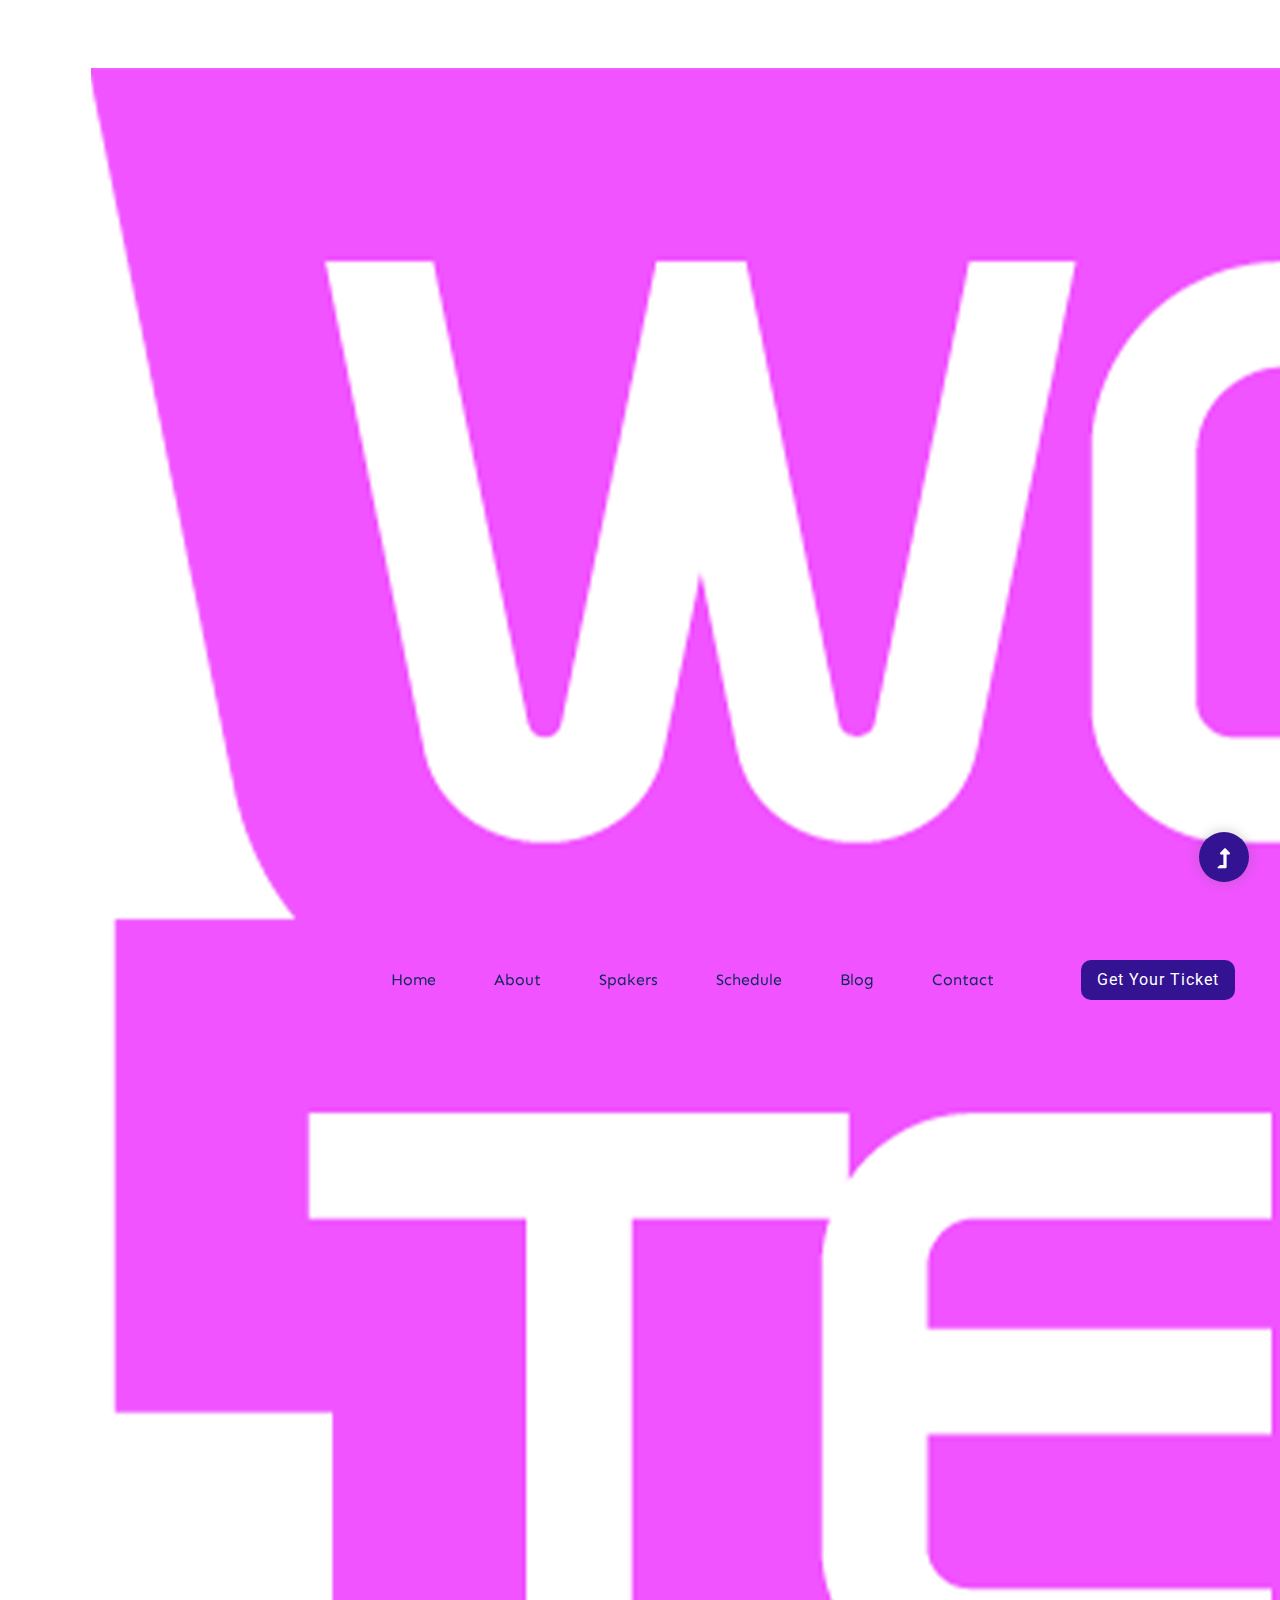
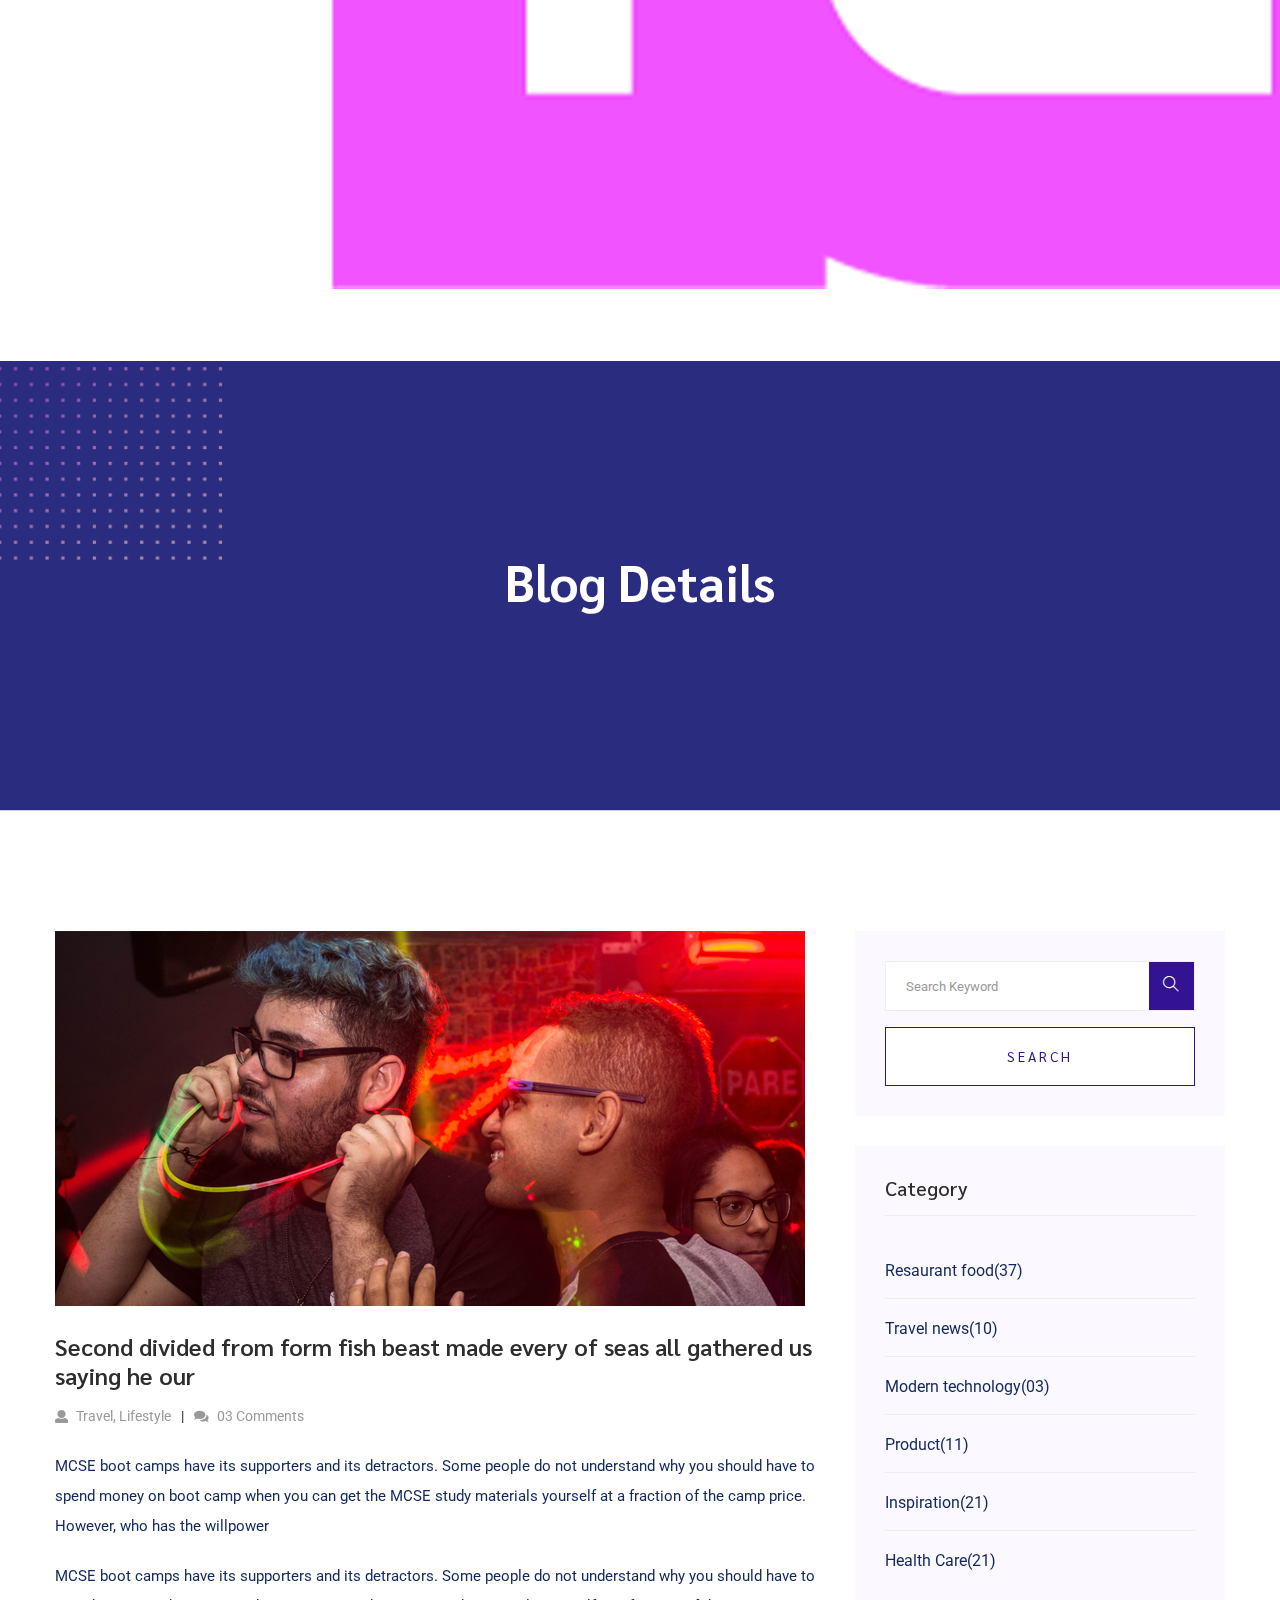
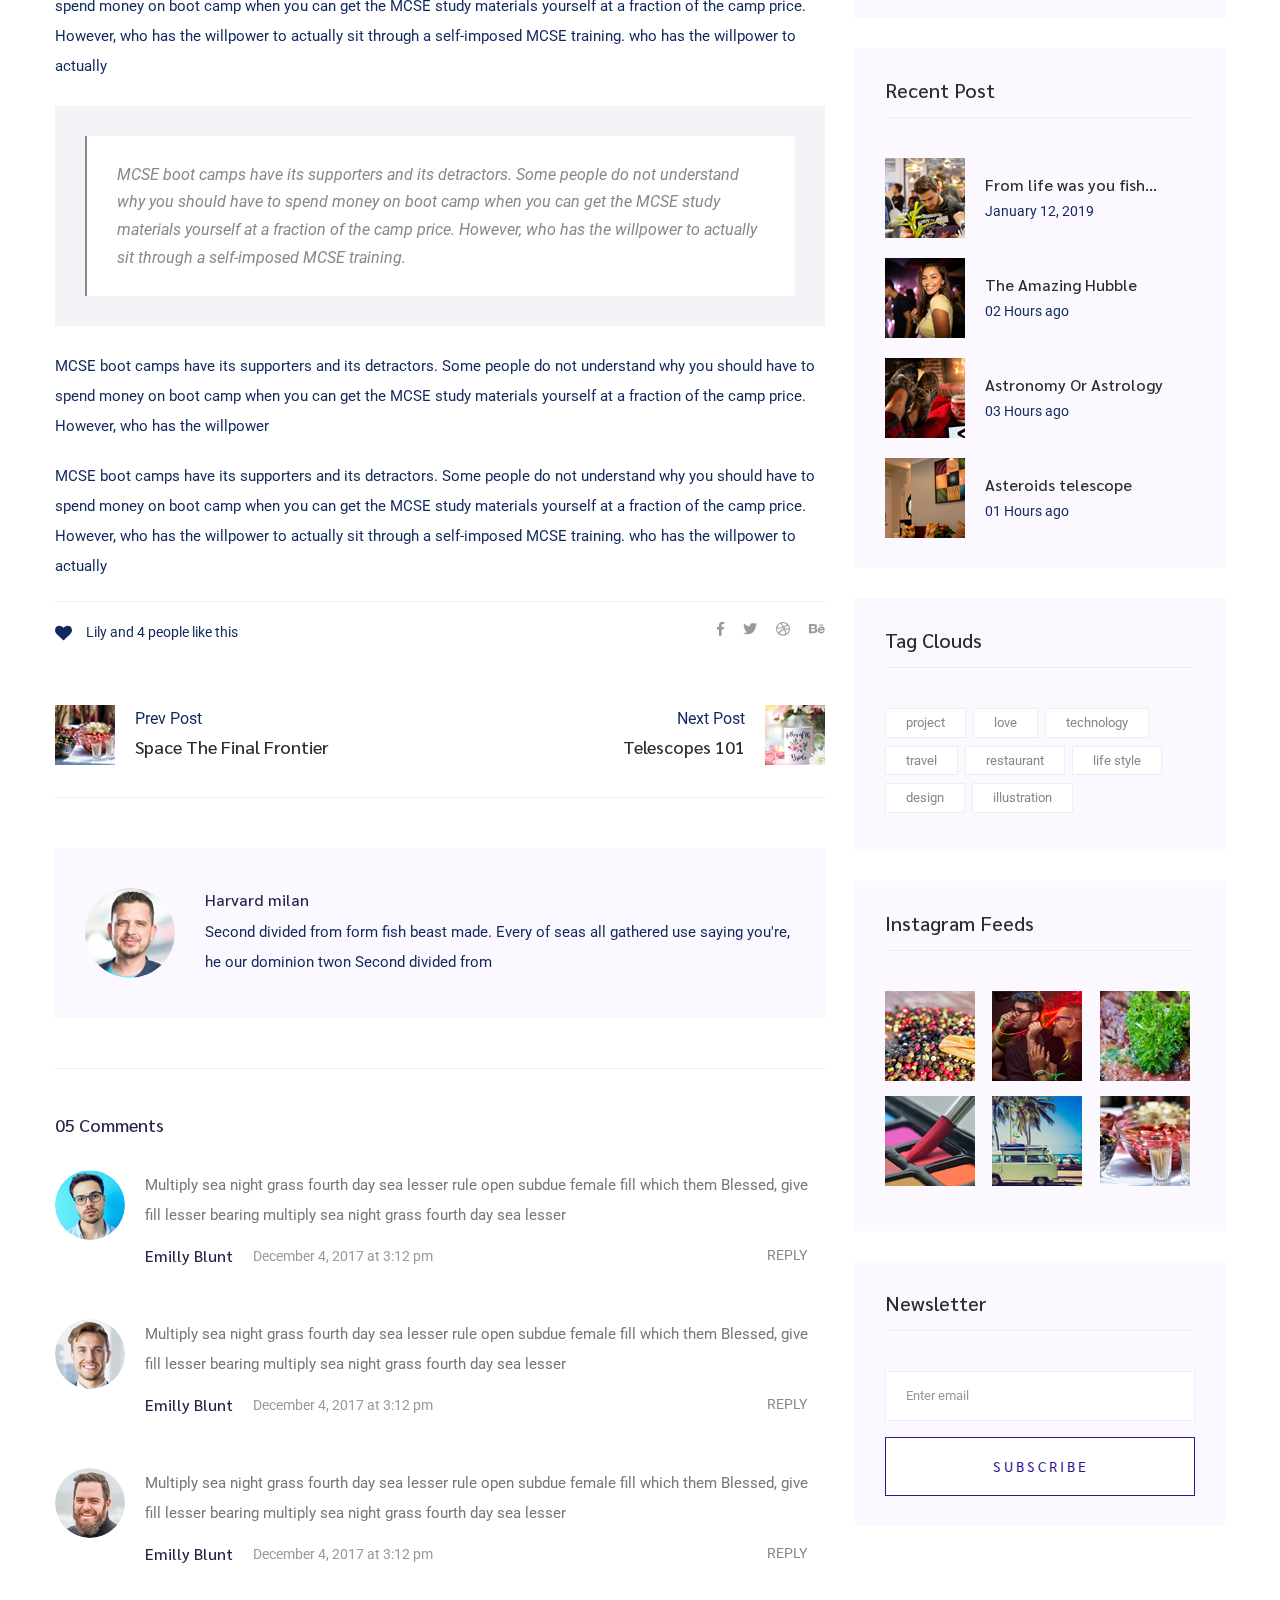
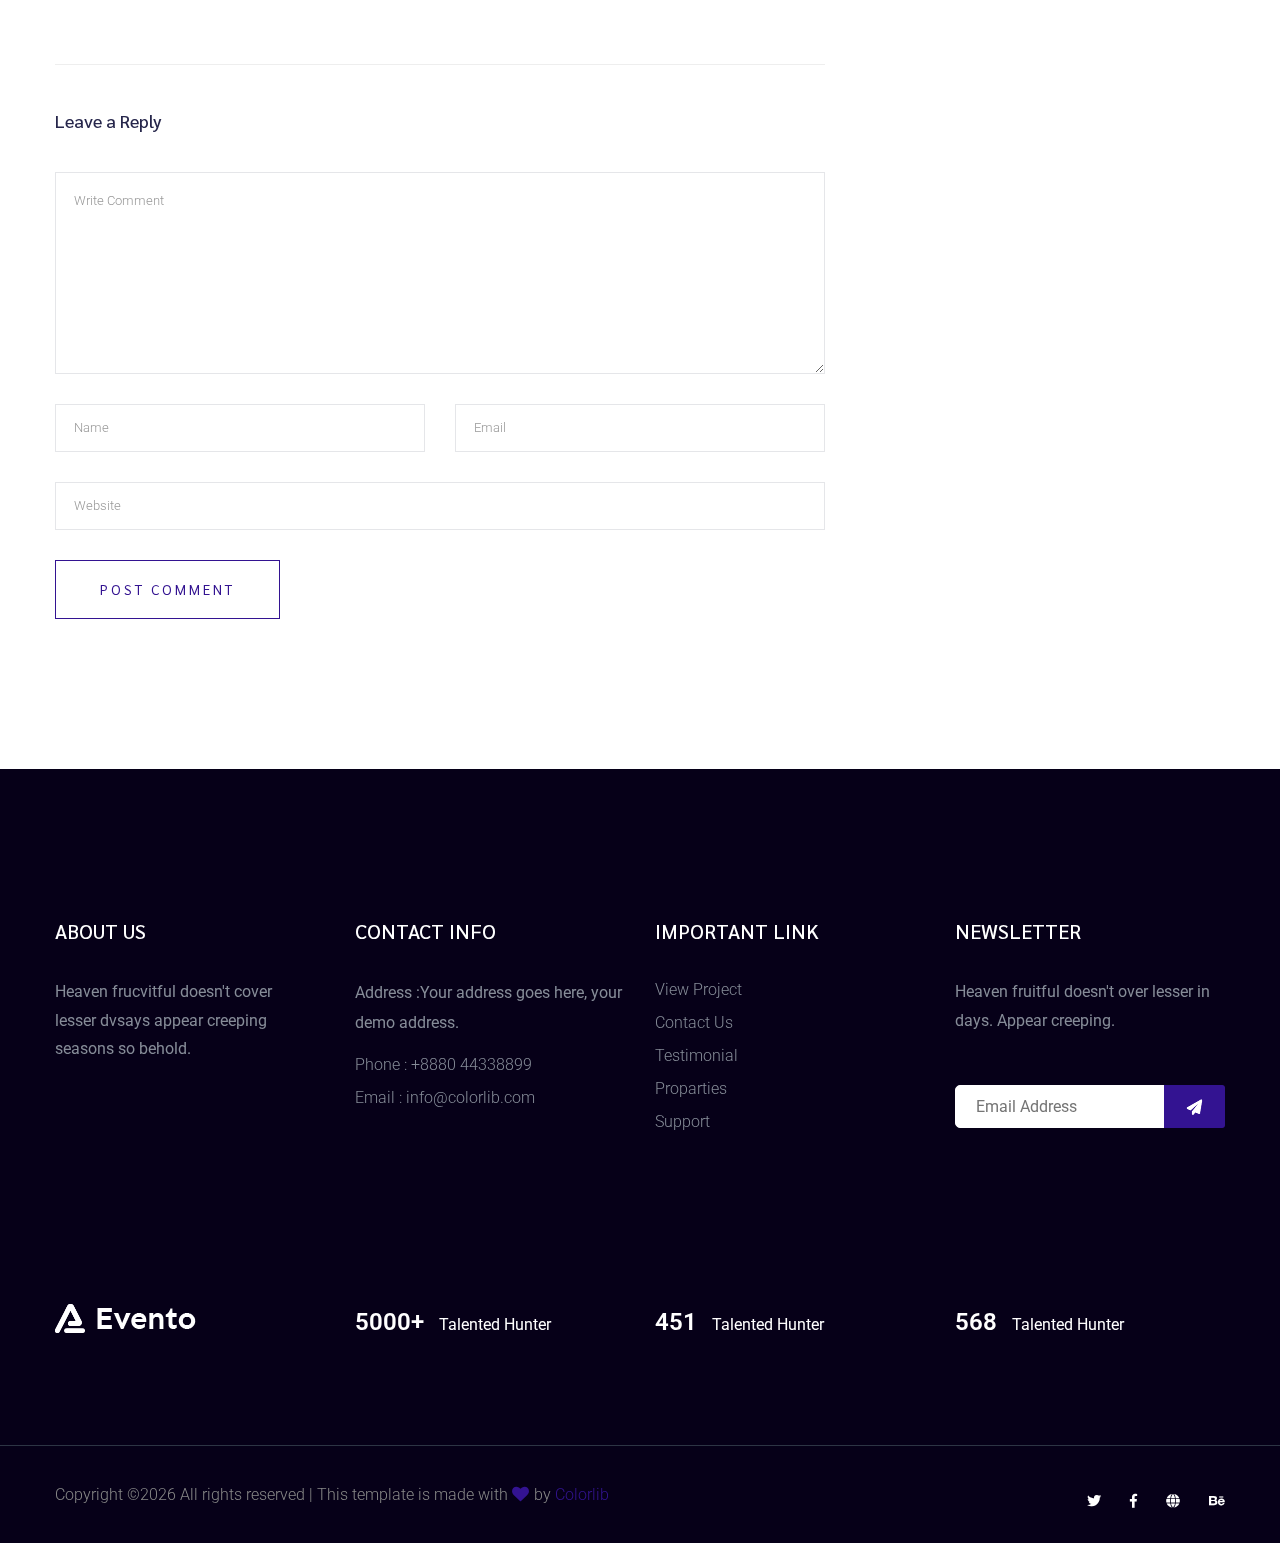
<file: blog_details.html>
<!doctype html>
<html class="no-js" lang="zxx">
<head>
   <meta charset="utf-8">
   <meta http-equiv="x-ua-compatible" content="ie=edge">
   <title> Event HTML-5 Template </title>
   <meta name="description" content="">
   <meta name="viewport" content="width=device-width, initial-scale=1">
   <link rel="shortcut icon" type="image/x-icon" href="assets/img/favicon.ico">

  <!-- CSS here -->
   <link rel="stylesheet" href="assets/css/bootstrap.min.css">
   <link rel="stylesheet" href="assets/css/owl.carousel.min.css">
   <link rel="stylesheet" href="assets/css/slicknav.css">
   <link rel="stylesheet" href="assets/css/animate.min.css">
   <link rel="stylesheet" href="assets/css/magnific-popup.css">
   <link rel="stylesheet" href="assets/css/fontawesome-all.min.css">
   <link rel="stylesheet" href="assets/css/themify-icons.css">
   <link rel="stylesheet" href="assets/css/slick.css">
   <link rel="stylesheet" href="assets/css/nice-select.css">
   <link rel="stylesheet" href="assets/css/style.css">
</head>

<body>
   <!--? Preloader Start -->
   <div id="preloader-active">
      <div class="preloader d-flex align-items-center justify-content-center">
          <div class="preloader-inner position-relative">
              <div class="preloader-circle"></div>
              <div class="preloader-img pere-text">
                  <img src="assets/img/logo/loder.png" alt="">
              </div>
          </div>
      </div>
   </div>
   <!-- Preloader Start -->
   <header>
      <!--? Header Start -->
      <div class="header-area">
            <div class="main-header header-sticky">
               <div class="container-fluid">
                  <div class="row align-items-center">
                        <!-- Logo -->
                        <div class="col-xl-2 col-lg-2 col-md-1">
                           <div class="logo">
                              <a href="index.html"><img src="assets/img/logo/logo.png" alt=""></a>
                           </div>
                        </div>
                        <div class="col-xl-10 col-lg-10 col-md-10">
                           <div class="menu-main d-flex align-items-center justify-content-end">
                              <!-- Main-menu -->
                              <div class="main-menu f-right d-none d-lg-block">
                                    <nav>
                                       <ul id="navigation">
                                          <li><a href="index.html">Home</a></li>
                                          <li><a href="about.html">About</a></li>
                                          <li><a href="spakers.html">Spakers</a></li>
                                          <li><a href="schedule.html">Schedule</a></li>
                                          <li><a href="blog.html">Blog</a>
                                                <ul class="submenu">
                                                   <li><a href="blog.html">Blog</a></li>
                                                   <li><a href="blog_details.html">Blog Details</a></li>
                                                   <li><a href="elements.html">Element</a></li>
                                                </ul>
                                          </li>
                                          <li><a href="contact.html">Contact</a></li>
                                       </ul>
                                    </nav>
                              </div>
                              <div class="header-right-btn f-right d-none d-lg-block ml-30">
                                    <a href="#" class="btn header-btn">Get Your Ticket</a>
                              </div>
                           </div>
                        </div>   
                        <!-- Mobile Menu -->
                        <div class="col-12">
                           <div class="mobile_menu d-block d-lg-none"></div>
                        </div>
                  </div>
               </div>
            </div>
      </div>
      <!-- Header End -->
   </header>
   <main>
      <!--? Hero Start -->
      <div class="slider-area2">
         <div class="slider-height2 d-flex align-items-center">
               <div class="container">
                  <div class="row">
                     <div class="col-xl-12">
                           <div class="hero-cap hero-cap2 text-center">
                              <h2>Blog Details</h2>
                           </div>
                     </div>
                  </div>
               </div>
         </div>
      </div>
      <!-- Hero End -->
      <!--================Blog Area =================-->
      <section class="blog_area single-post-area section-padding">
         <div class="container">
            <div class="row">
               <div class="col-lg-8 posts-list">
                  <div class="single-post">
                     <div class="feature-img">
                        <img class="img-fluid" src="assets/img/blog/single_blog_1.png" alt="">
                     </div>
                     <div class="blog_details">
                        <h2 style="color: #2d2d2d;">Second divided from form fish beast made every of seas
                           all gathered us saying he our
                        </h2>
                        <ul class="blog-info-link mt-3 mb-4">
                           <li><a href="#"><i class="fa fa-user"></i> Travel, Lifestyle</a></li>
                           <li><a href="#"><i class="fa fa-comments"></i> 03 Comments</a></li>
                        </ul>
                        <p class="excert">
                           MCSE boot camps have its supporters and its detractors. Some people do not understand why you
                           should have to spend money on boot camp when you can get the MCSE study materials yourself at a
                           fraction of the camp price. However, who has the willpower
                        </p>
                        <p>
                           MCSE boot camps have its supporters and its detractors. Some people do not understand why you
                           should have to spend money on boot camp when you can get the MCSE study materials yourself at a
                           fraction of the camp price. However, who has the willpower to actually sit through a
                           self-imposed MCSE training. who has the willpower to actually
                        </p>
                        <div class="quote-wrapper">
                           <div class="quotes">
                              MCSE boot camps have its supporters and its detractors. Some people do not understand why you
                              should have to spend money on boot camp when you can get the MCSE study materials yourself at
                              a fraction of the camp price. However, who has the willpower to actually sit through a
                              self-imposed MCSE training.
                           </div>
                        </div>
                        <p>
                           MCSE boot camps have its supporters and its detractors. Some people do not understand why you
                           should have to spend money on boot camp when you can get the MCSE study materials yourself at a
                           fraction of the camp price. However, who has the willpower
                        </p>
                        <p>
                           MCSE boot camps have its supporters and its detractors. Some people do not understand why you
                           should have to spend money on boot camp when you can get the MCSE study materials yourself at a
                           fraction of the camp price. However, who has the willpower to actually sit through a
                           self-imposed MCSE training. who has the willpower to actually
                        </p>
                     </div>
                  </div>
                  <div class="navigation-top">
                     <div class="d-sm-flex justify-content-between text-center">
                        <p class="like-info"><span class="align-middle"><i class="fa fa-heart"></i></span> Lily and 4
                           people like this</p>
                        <div class="col-sm-4 text-center my-2 my-sm-0">
                           <!-- <p class="comment-count"><span class="align-middle"><i class="fa fa-comment"></i></span> 06 Comments</p> -->
                        </div>
                        <ul class="social-icons">
                           <li><a href="https://www.facebook.com/sai4ull"><i class="fab fa-facebook-f"></i></a></li>
                           <li><a href="#"><i class="fab fa-twitter"></i></a></li>
                           <li><a href="#"><i class="fab fa-dribbble"></i></a></li>
                           <li><a href="#"><i class="fab fa-behance"></i></a></li>
                        </ul>
                     </div>
                     <div class="navigation-area">
                        <div class="row">
                           <div
                              class="col-lg-6 col-md-6 col-12 nav-left flex-row d-flex justify-content-start align-items-center">
                              <div class="thumb">
                                 <a href="#">
                                    <img class="img-fluid" src="assets/img/post/preview.png" alt="">
                                 </a>
                              </div>
                              <div class="arrow">
                                 <a href="#">
                                    <span class="lnr text-white ti-arrow-left"></span>
                                 </a>
                              </div>
                              <div class="detials">
                                 <p>Prev Post</p>
                                 <a href="#">
                                    <h4 style="color: #2d2d2d;">Space The Final Frontier</h4>
                                 </a>
                              </div>
                           </div>
                           <div
                              class="col-lg-6 col-md-6 col-12 nav-right flex-row d-flex justify-content-end align-items-center">
                              <div class="detials">
                                 <p>Next Post</p>
                                 <a href="#">
                                    <h4 style="color: #2d2d2d;">Telescopes 101</h4>
                                 </a>
                              </div>
                              <div class="arrow">
                                 <a href="#">
                                    <span class="lnr text-white ti-arrow-right"></span>
                                 </a>
                              </div>
                              <div class="thumb">
                                 <a href="#">
                                    <img class="img-fluid" src="assets/img/post/next.png" alt="">
                                 </a>
                              </div>
                           </div>
                        </div>
                     </div>
                  </div>
                  <div class="blog-author">
                     <div class="media align-items-center">
                        <img src="assets/img/blog/author.png" alt="">
                        <div class="media-body">
                           <a href="#">
                              <h4>Harvard milan</h4>
                           </a>
                           <p>Second divided from form fish beast made. Every of seas all gathered use saying you're, he
                              our dominion twon Second divided from</p>
                        </div>
                     </div>
                  </div>
                  <div class="comments-area">
                     <h4>05 Comments</h4>
                     <div class="comment-list">
                        <div class="single-comment justify-content-between d-flex">
                           <div class="user justify-content-between d-flex">
                              <div class="thumb">
                                 <img src="assets/img/comment/comment_1.png" alt="">
                              </div>
                              <div class="desc">
                                 <p class="comment">
                                    Multiply sea night grass fourth day sea lesser rule open subdue female fill which them
                                    Blessed, give fill lesser bearing multiply sea night grass fourth day sea lesser
                                 </p>
                                 <div class="d-flex justify-content-between">
                                    <div class="d-flex align-items-center">
                                       <h5>
                                          <a href="#">Emilly Blunt</a>
                                       </h5>
                                       <p class="date">December 4, 2017 at 3:12 pm </p>
                                    </div>
                                    <div class="reply-btn">
                                       <a href="#" class="btn-reply text-uppercase">reply</a>
                                    </div>
                                 </div>
                              </div>
                           </div>
                        </div>
                     </div>
                     <div class="comment-list">
                        <div class="single-comment justify-content-between d-flex">
                           <div class="user justify-content-between d-flex">
                              <div class="thumb">
                                 <img src="assets/img/comment/comment_2.png" alt="">
                              </div>
                              <div class="desc">
                                 <p class="comment">
                                    Multiply sea night grass fourth day sea lesser rule open subdue female fill which them
                                    Blessed, give fill lesser bearing multiply sea night grass fourth day sea lesser
                                 </p>
                                 <div class="d-flex justify-content-between">
                                    <div class="d-flex align-items-center">
                                       <h5>
                                          <a href="#">Emilly Blunt</a>
                                       </h5>
                                       <p class="date">December 4, 2017 at 3:12 pm </p>
                                    </div>
                                    <div class="reply-btn">
                                       <a href="#" class="btn-reply text-uppercase">reply</a>
                                    </div>
                                 </div>
                              </div>
                           </div>
                        </div>
                     </div>
                     <div class="comment-list">
                        <div class="single-comment justify-content-between d-flex">
                           <div class="user justify-content-between d-flex">
                              <div class="thumb">
                                 <img src="assets/img/comment/comment_3.png" alt="">
                              </div>
                              <div class="desc">
                                 <p class="comment">
                                    Multiply sea night grass fourth day sea lesser rule open subdue female fill which them
                                    Blessed, give fill lesser bearing multiply sea night grass fourth day sea lesser
                                 </p>
                                 <div class="d-flex justify-content-between">
                                    <div class="d-flex align-items-center">
                                       <h5>
                                          <a href="#">Emilly Blunt</a>
                                       </h5>
                                       <p class="date">December 4, 2017 at 3:12 pm </p>
                                    </div>
                                    <div class="reply-btn">
                                       <a href="#" class="btn-reply text-uppercase">reply</a>
                                    </div>
                                 </div>
                              </div>
                           </div>
                        </div>
                     </div>
                  </div>
                  <div class="comment-form">
                     <h4>Leave a Reply</h4>
                     <form class="form-contact comment_form" action="#" id="commentForm">
                        <div class="row">
                           <div class="col-12">
                              <div class="form-group">
                                 <textarea class="form-control w-100" name="comment" id="comment" cols="30" rows="9"
                                    placeholder="Write Comment"></textarea>
                              </div>
                           </div>
                           <div class="col-sm-6">
                              <div class="form-group">
                                 <input class="form-control" name="name" id="name" type="text" placeholder="Name">
                              </div>
                           </div>
                           <div class="col-sm-6">
                              <div class="form-group">
                                 <input class="form-control" name="email" id="email" type="email" placeholder="Email">
                              </div>
                           </div>
                           <div class="col-12">
                              <div class="form-group">
                                 <input class="form-control" name="website" id="website" type="text" placeholder="Website">
                              </div>
                           </div>
                        </div>
                        <div class="form-group">
                           <button type="submit" class="button button-contactForm btn_1 boxed-btn">Post Comment</button>
                        </div>
                     </form>
                  </div>
               </div>
               <div class="col-lg-4">
                  <div class="blog_right_sidebar">
                     <aside class="single_sidebar_widget search_widget">
                        <form action="#">
                           <div class="form-group">
                              <div class="input-group mb-3">
                                 <input type="text" class="form-control" placeholder='Search Keyword'
                                    onfocus="this.placeholder = ''" onblur="this.placeholder = 'Search Keyword'">
                                 <div class="input-group-append">
                                    <button class="btns" type="button"><i class="ti-search"></i></button>
                                 </div>
                              </div>
                           </div>
                           <button class="button rounded-0 primary-bg text-white w-100 btn_1 boxed-btn"
                              type="submit">Search</button>
                        </form>
                     </aside>
                     <aside class="single_sidebar_widget post_category_widget">
                        <h4 class="widget_title" style="color: #2d2d2d;">Category</h4>
                        <ul class="list cat-list">
                           <li>
                              <a href="#" class="d-flex">
                                 <p>Resaurant food</p>
                                 <p>(37)</p>
                              </a>
                           </li>
                           <li>
                              <a href="#" class="d-flex">
                                 <p>Travel news</p>
                                 <p>(10)</p>
                              </a>
                           </li>
                           <li>
                              <a href="#" class="d-flex">
                                 <p>Modern technology</p>
                                 <p>(03)</p>
                              </a>
                           </li>
                           <li>
                              <a href="#" class="d-flex">
                                 <p>Product</p>
                                 <p>(11)</p>
                              </a>
                           </li>
                           <li>
                              <a href="#" class="d-flex">
                                 <p>Inspiration</p>
                                 <p>(21)</p>
                              </a>
                           </li>
                           <li>
                              <a href="#" class="d-flex">
                                 <p>Health Care</p>
                                 <p>(21)</p>
                              </a>
                           </li>
                        </ul>
                     </aside>
                     <aside class="single_sidebar_widget popular_post_widget">
                        <h3 class="widget_title" style="color: #2d2d2d;">Recent Post</h3>
                        <div class="media post_item">
                           <img src="assets/img/post/post_1.png" alt="post">
                           <div class="media-body">
                              <a href="blog_details.html">
                                 <h3 style="color: #2d2d2d;">From life was you fish...</h3>
                              </a>
                              <p>January 12, 2019</p>
                           </div>
                        </div>
                        <div class="media post_item">
                           <img src="assets/img/post/post_2.png" alt="post">
                           <div class="media-body">
                              <a href="blog_details.html">
                                 <h3 style="color: #2d2d2d;">The Amazing Hubble</h3>
                              </a>
                              <p>02 Hours ago</p>
                           </div>
                        </div>
                        <div class="media post_item">
                           <img src="assets/img/post/post_3.png" alt="post">
                           <div class="media-body">
                              <a href="blog_details.html">
                                 <h3 style="color: #2d2d2d;">Astronomy Or Astrology</h3>
                              </a>
                              <p>03 Hours ago</p>
                           </div>
                        </div>
                        <div class="media post_item">
                           <img src="assets/img/post/post_4.png" alt="post">
                           <div class="media-body">
                              <a href="blog_details.html">
                                 <h3 style="color: #2d2d2d;">Asteroids telescope</h3>
                              </a>
                              <p>01 Hours ago</p>
                           </div>
                        </div>
                     </aside>
                     <aside class="single_sidebar_widget tag_cloud_widget">
                        <h4 class="widget_title" style="color: #2d2d2d;">Tag Clouds</h4>
                        <ul class="list">
                           <li>
                              <a href="#">project</a>
                           </li>
                           <li>
                              <a href="#">love</a>
                           </li>
                           <li>
                              <a href="#">technology</a>
                           </li>
                           <li>
                              <a href="#">travel</a>
                           </li>
                           <li>
                              <a href="#">restaurant</a>
                           </li>
                           <li>
                              <a href="#">life style</a>
                           </li>
                           <li>
                              <a href="#">design</a>
                           </li>
                           <li>
                              <a href="#">illustration</a>
                           </li>
                        </ul>
                     </aside>
                     <aside class="single_sidebar_widget instagram_feeds">
                        <h4 class="widget_title" style="color: #2d2d2d;">Instagram Feeds</h4>
                        <ul class="instagram_row flex-wrap">
                           <li>
                              <a href="#">
                                 <img class="img-fluid" src="assets/img/post/post_5.png" alt="">
                              </a>
                           </li>
                           <li>
                              <a href="#">
                                 <img class="img-fluid" src="assets/img/post/post_6.png" alt="">
                              </a>
                           </li>
                           <li>
                              <a href="#">
                                 <img class="img-fluid" src="assets/img/post/post_7.png" alt="">
                              </a>
                           </li>
                           <li>
                              <a href="#">
                                 <img class="img-fluid" src="assets/img/post/post_8.png" alt="">
                              </a>
                           </li>
                           <li>
                              <a href="#">
                                 <img class="img-fluid" src="assets/img/post/post_9.png" alt="">
                              </a>
                           </li>
                           <li>
                              <a href="#">
                                 <img class="img-fluid" src="assets/img/post/post_10.png" alt="">
                              </a>
                           </li>
                        </ul>
                     </aside>
                     <aside class="single_sidebar_widget newsletter_widget">
                        <h4 class="widget_title" style="color: #2d2d2d;">Newsletter</h4>
                        <form action="#">
                           <div class="form-group">
                              <input type="email" class="form-control" onfocus="this.placeholder = ''"
                                 onblur="this.placeholder = 'Enter email'" placeholder='Enter email' required>
                           </div>
                           <button class="button rounded-0 primary-bg text-white w-100 btn_1 boxed-btn"
                              type="submit">Subscribe</button>
                        </form>
                     </aside>
                  </div>
               </div>
            </div>
         </div>
      </section>
      <!--================ Blog Area end =================-->
   </main>
   <footer>
      <!-- Footer Start-->
      <div class="footer-area footer-padding">
          <div class="container">
              <div class="row d-flex justify-content-between">
                  <div class="col-xl-3 col-lg-3 col-md-4 col-sm-6">
                     <div class="single-footer-caption mb-50">
                       <div class="single-footer-caption mb-30">
                           <div class="footer-tittle">
                               <h4>About Us</h4>
                               <div class="footer-pera">
                                   <p>Heaven frucvitful doesn't cover lesser dvsays appear creeping seasons so behold.</p>
                              </div>
                           </div>
                       </div>
                     </div>
                  </div>
                  <div class="col-xl-3 col-lg-3 col-md-4 col-sm-5">
                      <div class="single-footer-caption mb-50">
                          <div class="footer-tittle">
                              <h4>Contact Info</h4>
                              <ul>
                                  <li>
                                      <p>Address :Your address goes here, your demo address.</p>
                                  </li>
                                  <li><a href="#">Phone : +8880 44338899</a></li>
                                  <li><a href="#">Email : info@colorlib.com</a></li>
                              </ul>
                          </div>
                      </div>
                  </div>
                  <div class="col-xl-3 col-lg-3 col-md-4 col-sm-5">
                      <div class="single-footer-caption mb-50">
                          <div class="footer-tittle">
                              <h4>Important Link</h4>
                              <ul>
                                  <li><a href="#"> View Project</a></li>
                                  <li><a href="#">Contact Us</a></li>
                                  <li><a href="#">Testimonial</a></li>
                                  <li><a href="#">Proparties</a></li>
                                  <li><a href="#">Support</a></li>
                              </ul>
                          </div>
                      </div>
                  </div>
                  <div class="col-xl-3 col-lg-3 col-md-6 col-sm-5">
                      <div class="single-footer-caption mb-50">
                          <div class="footer-tittle">
                              <h4>Newsletter</h4>
                              <div class="footer-pera footer-pera2">
                               <p>Heaven fruitful doesn't over lesser in days. Appear creeping.</p>
                           </div>
                           <!-- Form -->
                           <div class="footer-form" >
                               <div id="mc_embed_signup">
                                   <form target="_blank" action="https://spondonit.us12.list-manage.com/subscribe/post?u=1462626880ade1ac87bd9c93a&amp;id=92a4423d01"
                                   method="get" class="subscribe_form relative mail_part">
                                       <input type="email" name="email" id="newsletter-form-email" placeholder="Email Address"
                                       class="placeholder hide-on-focus" onfocus="this.placeholder = ''"
                                       onblur="this.placeholder = ' Email Address '">
                                       <div class="form-icon">
                                           <button type="submit" name="submit" id="newsletter-submit"
                                           class="email_icon newsletter-submit button-contactForm"><img src="assets/img/gallery/form.png" alt=""></button>
                                       </div>
                                       <div class="mt-10 info"></div>
                                   </form>
                               </div>
                           </div>
                          </div>
                      </div>
                  </div>
              </div>
             <!--  -->
             <div class="row footer-wejed justify-content-between">
                  <div class="col-xl-3 col-lg-3 col-md-4 col-sm-6">
                      <!-- logo -->
                      <div class="footer-logo mb-20">
                      <a href="index.html"><img src="assets/img/logo/logo2_footer.png" alt=""></a>
                      </div>
                  </div>
                  <div class="col-xl-3 col-lg-3 col-md-4 col-sm-5">
                  <div class="footer-tittle-bottom">
                      <span>5000+</span>
                      <p>Talented Hunter</p>
                  </div>
                  </div>
                  <div class="col-xl-3 col-lg-3 col-md-4 col-sm-5">
                      <div class="footer-tittle-bottom">
                          <span>451</span>
                          <p>Talented Hunter</p>
                      </div>
                  </div>
                  <div class="col-xl-3 col-lg-3 col-md-4 col-sm-5">
                      <!-- Footer Bottom Tittle -->
                      <div class="footer-tittle-bottom">
                          <span>568</span>
                          <p>Talented Hunter</p>
                      </div>
                  </div>
             </div>
          </div>
      </div>
      <!-- footer-bottom area -->
      <div class="footer-bottom-area footer-bg">
          <div class="container">
              <div class="footer-border">
                   <div class="row d-flex justify-content-between align-items-center">
                       <div class="col-xl-10 col-lg-8 ">
                           <div class="footer-copy-right">
                               <p><!-- Link back to Colorlib can't be removed. Template is licensed under CC BY 3.0. -->
  Copyright &copy;<script>document.write(new Date().getFullYear());</script> All rights reserved | This template is made with <i class="fa fa-heart" aria-hidden="true"></i> by <a href="https://colorlib.com" target="_blank">Colorlib</a>
  <!-- Link back to Colorlib can't be removed. Template is licensed under CC BY 3.0. --></p>
                           </div>
                       </div>
                       <div class="col-xl-2 col-lg-4">
                           <div class="footer-social f-right">
                              <a href="#"><i class="fab fa-twitter"></i></a>
                              <a href="https://www.facebook.com/sai4ull"><i class="fab fa-facebook-f"></i></a>
                              <a href="#"><i class="fas fa-globe"></i></a>
                              <a href="#"><i class="fab fa-behance"></i></a>
                           </div>
                       </div>
                   </div>
              </div>
          </div>
      </div>
      <!-- Footer End-->
   </footer>
   <!-- Scroll Up -->
   <div id="back-top" >
         <a title="Go to Top" href="#"> <i class="fas fa-level-up-alt"></i></a>
   </div>

   <!-- JS here -->

   <script src="./assets/js/vendor/modernizr-3.5.0.min.js"></script>
   <!-- Jquery, Popper, Bootstrap -->
   <script src="./assets/js/vendor/jquery-1.12.4.min.js"></script>
   <script src="./assets/js/popper.min.js"></script>
   <script src="./assets/js/bootstrap.min.js"></script>
   <!-- Jquery Mobile Menu -->
   <script src="./assets/js/jquery.slicknav.min.js"></script>

   <!-- Jquery Slick , Owl-Carousel Plugins -->
   <script src="./assets/js/owl.carousel.min.js"></script>
   <script src="./assets/js/slick.min.js"></script>

   <!-- One Page, Animated-HeadLin -->
   <script src="./assets/js/wow.min.js"></script>
   <script src="./assets/js/animated.headline.js"></script>
   <script src="./assets/js/jquery.magnific-popup.js"></script>

   <!-- Nice-select, sticky -->
   <script src="./assets/js/jquery.nice-select.min.js"></script>
   <script src="./assets/js/jquery.sticky.js"></script>
      
   <!-- contact js -->
   <script src="./assets/js/contact.js"></script>
   <script src="./assets/js/jquery.form.js"></script>
   <script src="./assets/js/jquery.validate.min.js"></script>
   <script src="./assets/js/mail-script.js"></script>
   <script src="./assets/js/jquery.ajaxchimp.min.js"></script>
      
   <!-- Jquery Plugins, main Jquery -->	
   <script src="./assets/js/plugins.js"></script>
   <script src="./assets/js/main.js"></script>

   </body>
</html>
</file>
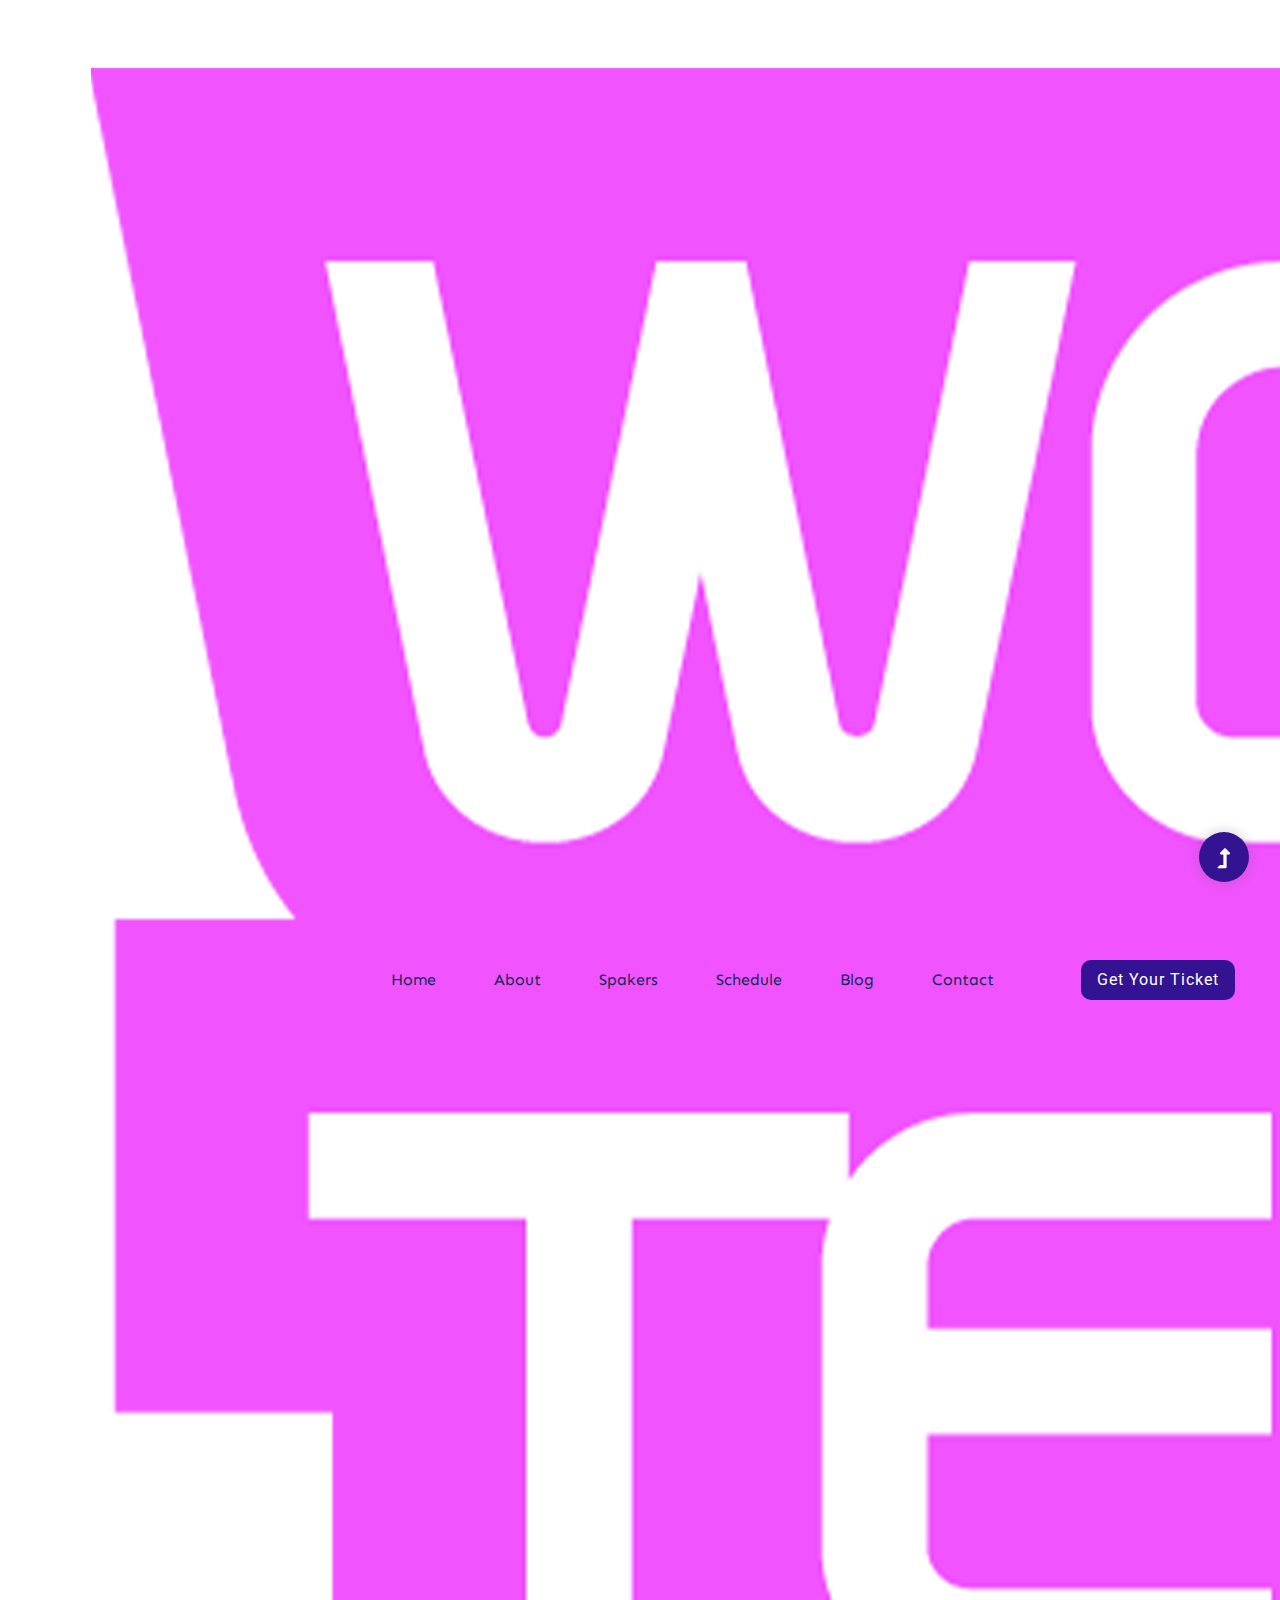
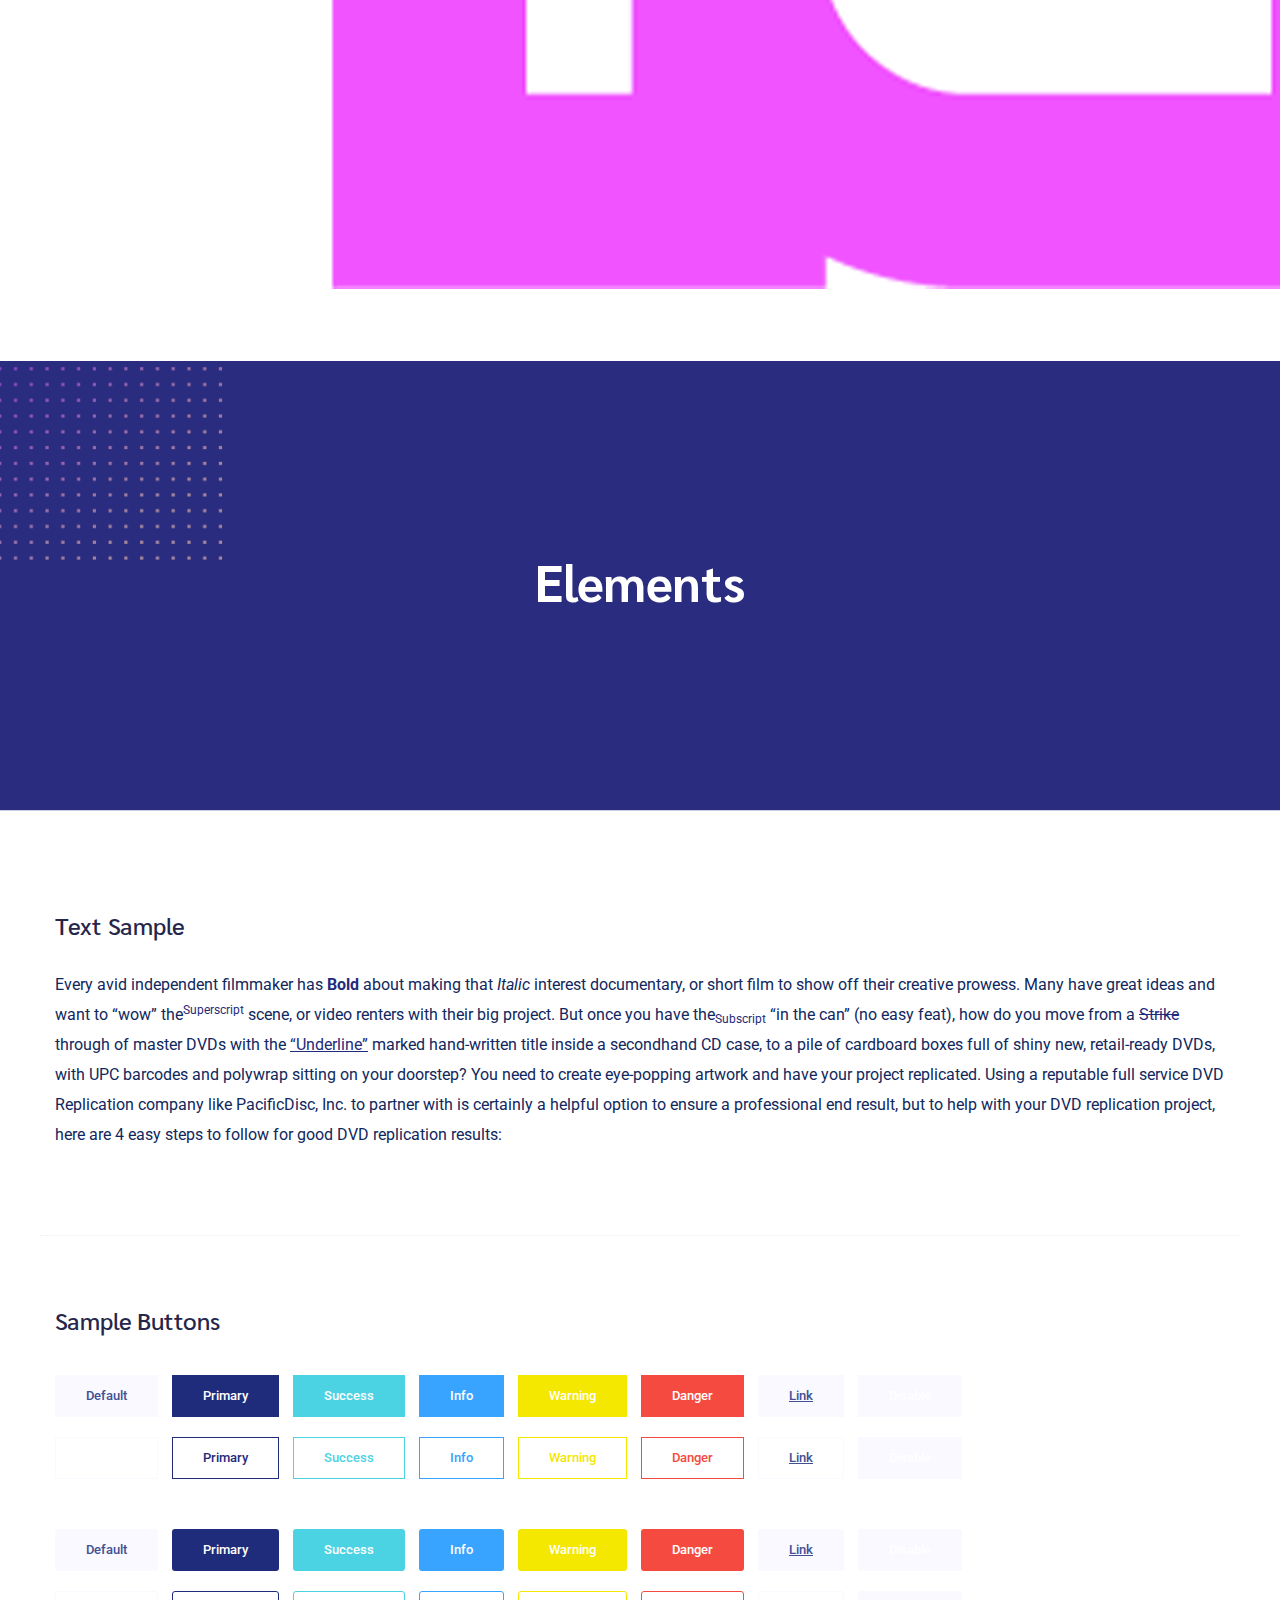
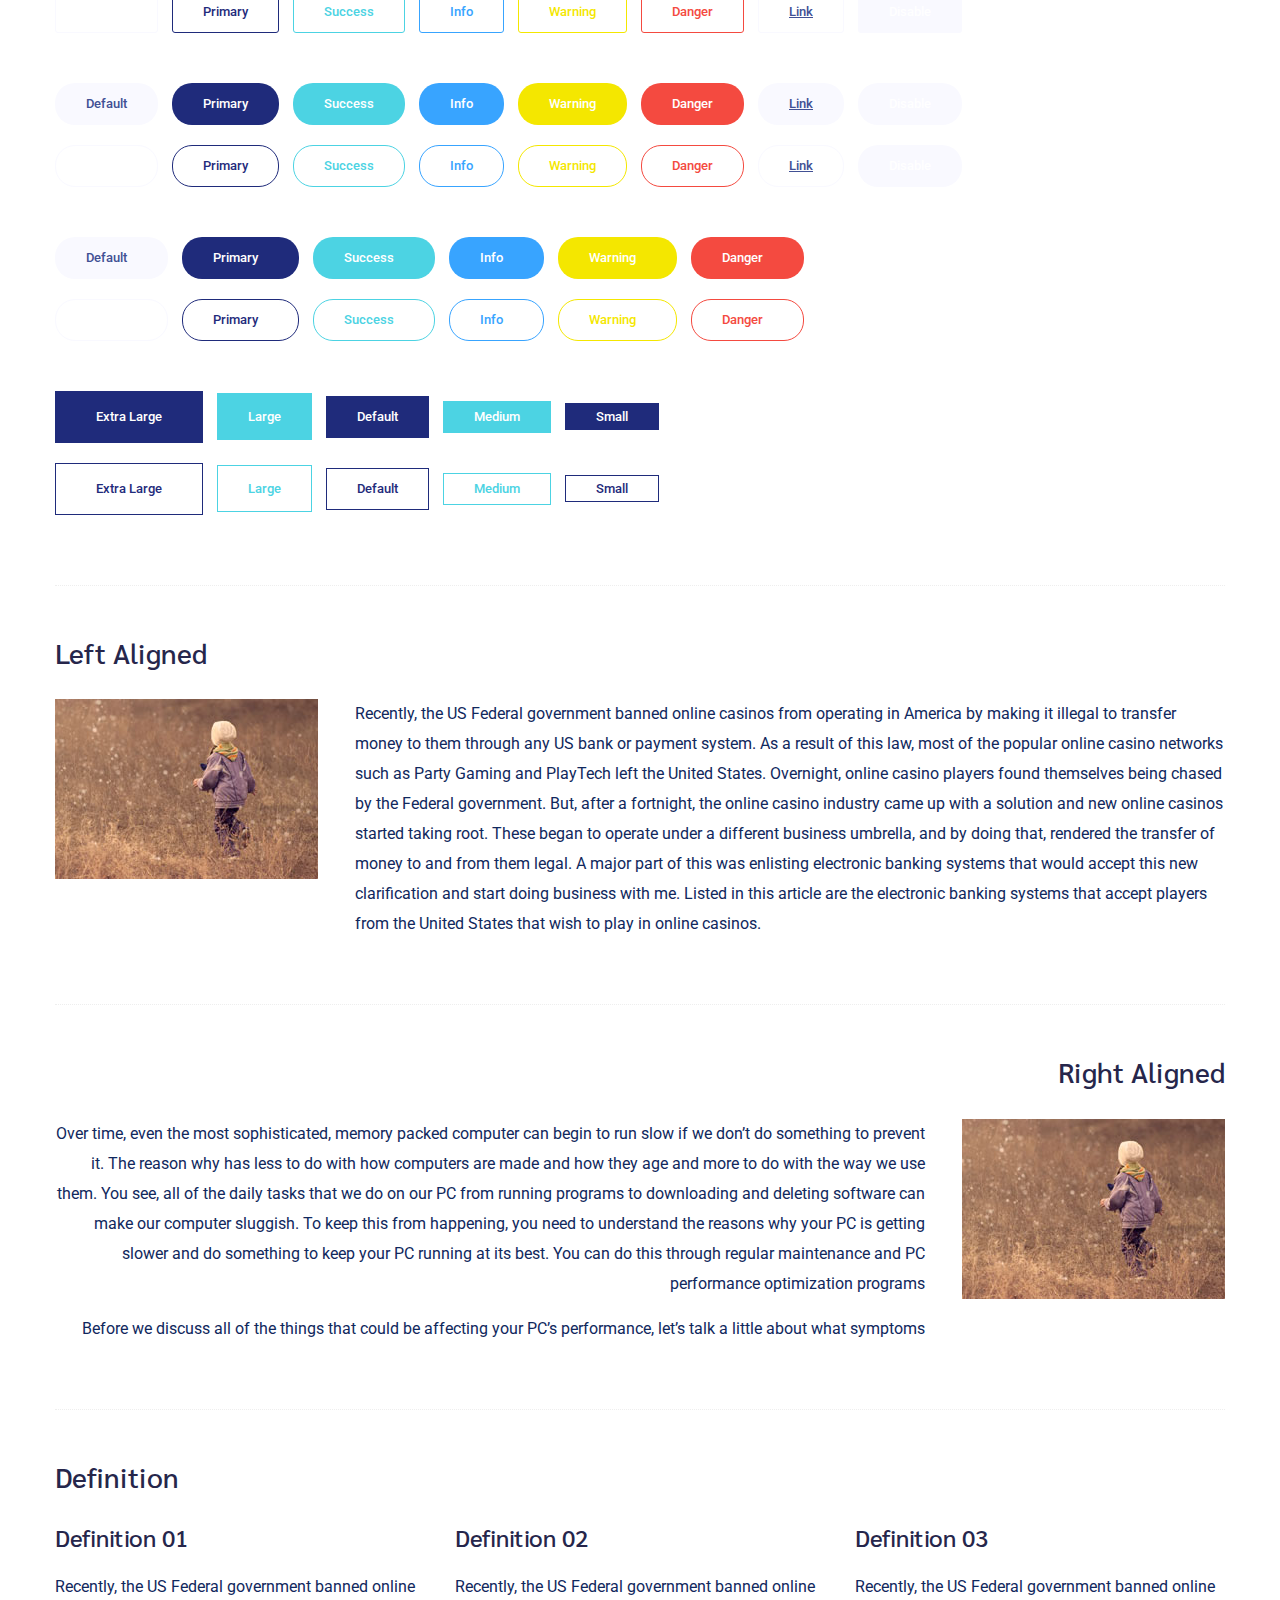
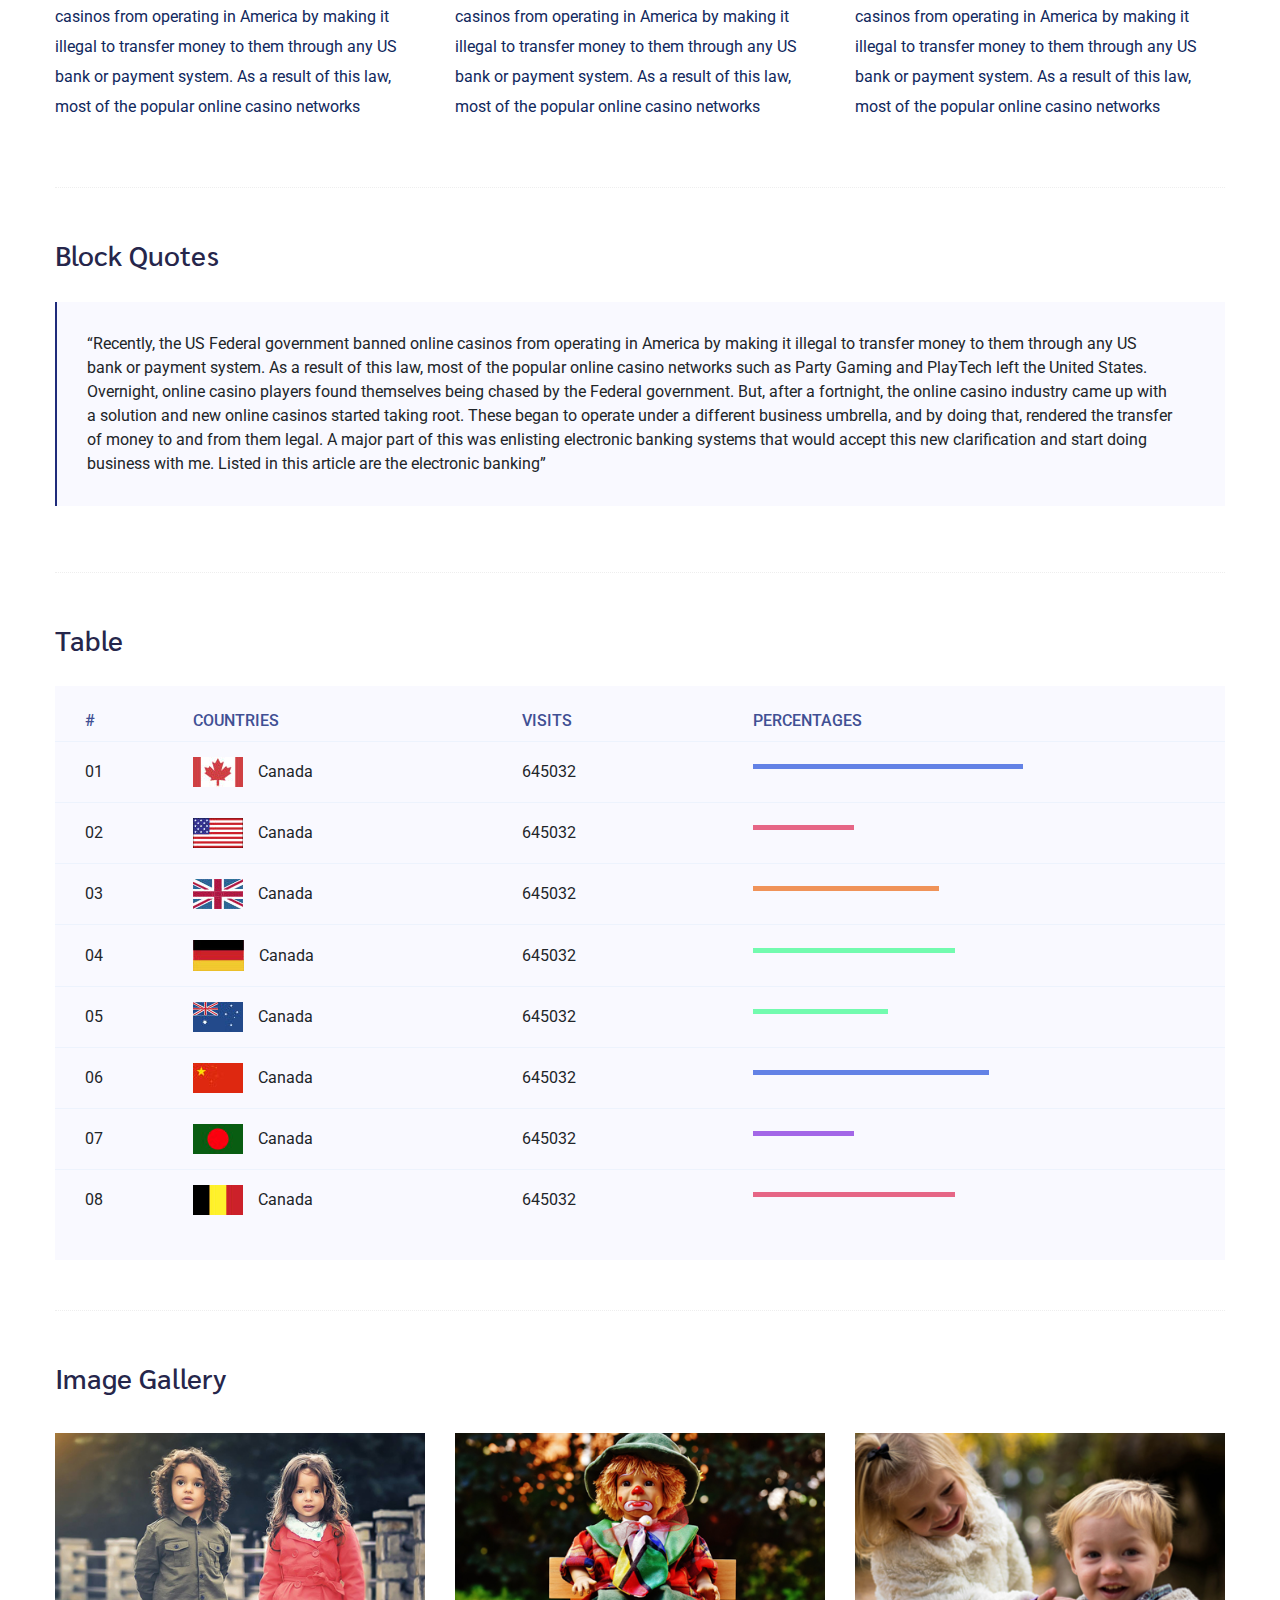
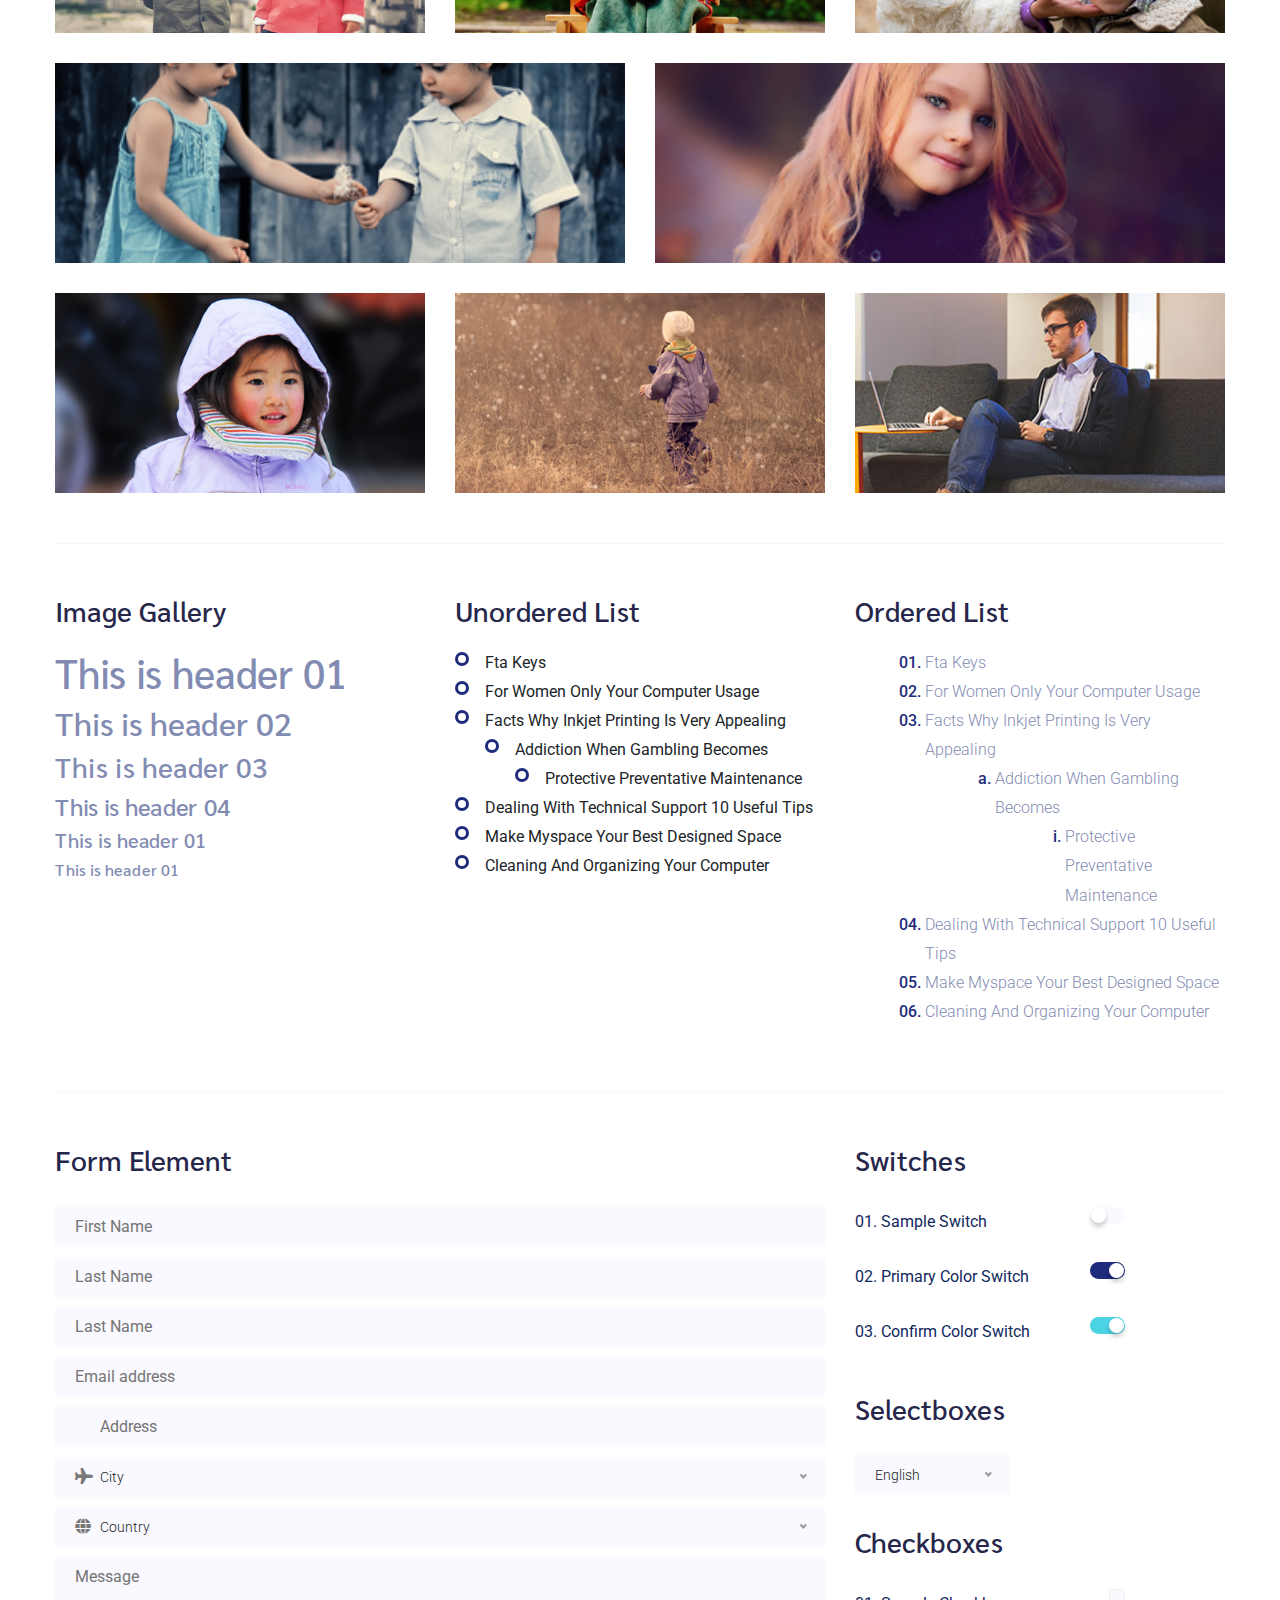
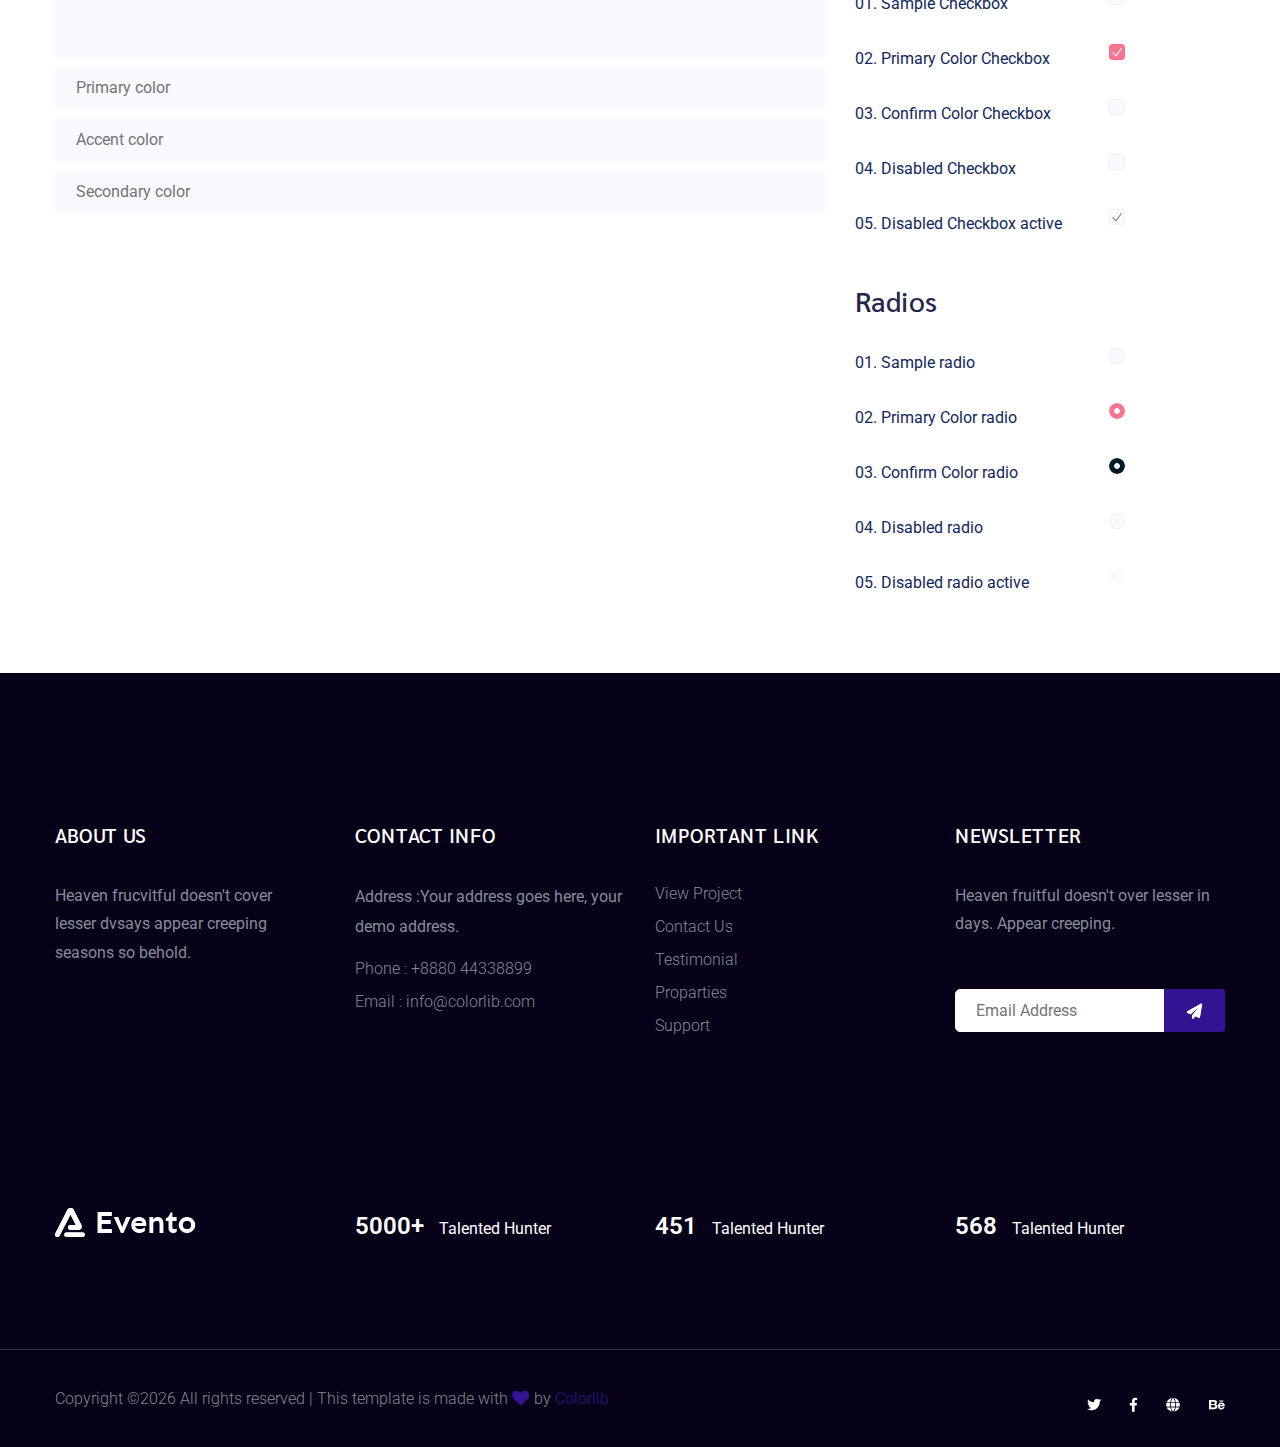
<file: elements.html>
<!doctype html>
<html class="no-js" lang="zxx">
<head>
	<meta charset="utf-8">
	<meta http-equiv="x-ua-compatible" content="ie=edge">
    <title> Event HTML-5 Template </title>
	<meta name="description" content="">
	<meta name="viewport" content="width=device-width, initial-scale=1">
	<link rel="shortcut icon" type="image/x-icon" href="assets/img/favicon.ico">

 	<!-- CSS here -->
	<link rel="stylesheet" href="assets/css/bootstrap.min.css">
	<link rel="stylesheet" href="assets/css/owl.carousel.min.css">
	<link rel="stylesheet" href="assets/css/slicknav.css">
	<link rel="stylesheet" href="assets/css/animate.min.css">
	<link rel="stylesheet" href="assets/css/magnific-popup.css">
	<link rel="stylesheet" href="assets/css/fontawesome-all.min.css">
	<link rel="stylesheet" href="assets/css/themify-icons.css">
	<link rel="stylesheet" href="assets/css/slick.css">
	<link rel="stylesheet" href="assets/css/nice-select.css">
	<link rel="stylesheet" href="assets/css/style.css">
</head>
<body>
    <!--? Preloader Start -->
    <div id="preloader-active">
        <div class="preloader d-flex align-items-center justify-content-center">
            <div class="preloader-inner position-relative">
                <div class="preloader-circle"></div>
                <div class="preloader-img pere-text">
                    <img src="assets/img/logo/loder.png" alt="">
                </div>
            </div>
        </div>
    </div>
    <!-- Preloader Start -->
	<header>
		<!--? Header Start -->
		<div class="header-area">
			<div class="main-header header-sticky">
				<div class="container-fluid">
					<div class="row align-items-center">
						<!-- Logo -->
						<div class="col-xl-2 col-lg-2 col-md-1">
							<div class="logo">
								<a href="index.html"><img src="assets/img/logo/logo.png" alt=""></a>
							</div>
						</div>
						<div class="col-xl-10 col-lg-10 col-md-10">
							<div class="menu-main d-flex align-items-center justify-content-end">
								<!-- Main-menu -->
								<div class="main-menu f-right d-none d-lg-block">
									<nav>
										<ul id="navigation">
											<li><a href="index.html">Home</a></li>
											<li><a href="about.html">About</a></li>
											<li><a href="spakers.html">Spakers</a></li>
											<li><a href="schedule.html">Schedule</a></li>
											<li><a href="blog.html">Blog</a>
												<ul class="submenu">
													<li><a href="blog.html">Blog</a></li>
													<li><a href="blog_details.html">Blog Details</a></li>
													<li><a href="elements.html">Element</a></li>
												</ul>
											</li>
											<li><a href="contact.html">Contact</a></li>
										</ul>
									</nav>
								</div>
								<div class="header-right-btn f-right d-none d-lg-block ml-30">
									<a href="#" class="btn header-btn">Get Your Ticket</a>
								</div>
							</div>
						</div>   
						<!-- Mobile Menu -->
						<div class="col-12">
							<div class="mobile_menu d-block d-lg-none"></div>
						</div>
					</div>
				</div>
			</div>
		</div>
		<!-- Header End -->
	</header>
	<main>
        <!--? Hero Start -->
        <div class="slider-area2">
            <div class="slider-height2 d-flex align-items-center">
                <div class="container">
                    <div class="row">
                        <div class="col-xl-12">
                            <div class="hero-cap hero-cap2 text-center">
                                <h2>Elements</h2>
                            </div>
                        </div>
                    </div>
                </div>
            </div>
        </div>
        <!-- Hero End -->
		<!-- Start Sample Area -->
		<section class="sample-text-area">
			<div class="container box_1170">
				<h3 class="text-heading">Text Sample</h3>
				<p class="sample-text">
					Every avid independent filmmaker has <b>Bold</b> about making that <i>Italic</i> interest documentary,
					or short
					film to show off their creative prowess. Many have great ideas and want to “wow”
					the<sup>Superscript</sup> scene,
					or video renters with their big project. But once you have the<sub>Subscript</sub> “in the can” (no easy
					feat), how
					do you move from a <del>Strike</del> through of master DVDs with the <u>“Underline”</u> marked
					hand-written title
					inside a secondhand CD case, to a pile of cardboard boxes full of shiny new, retail-ready DVDs, with UPC
					barcodes
					and polywrap sitting on your doorstep? You need to create eye-popping artwork and have your project
					replicated.
					Using a reputable full service DVD Replication company like PacificDisc, Inc. to partner with is
					certainly a
					helpful option to ensure a professional end result, but to help with your DVD replication project, here
					are 4 easy
					steps to follow for good DVD replication results:
	
				</p>
			</div>
		</section>
		<!-- End Sample Area -->
		<!-- Start Button -->
		<section class="button-area">
			<div class="container box_1170 border-top-generic">
				<h3 class="text-heading">Sample Buttons</h3>
				<div class="button-group-area">
					<a href="#" class="genric-btn default">Default</a>
					<a href="#" class="genric-btn primary">Primary</a>
					<a href="#" class="genric-btn success">Success</a>
					<a href="#" class="genric-btn info">Info</a>
					<a href="#" class="genric-btn warning">Warning</a>
					<a href="#" class="genric-btn danger">Danger</a>
					<a href="#" class="genric-btn link">Link</a>
					<a href="#" class="genric-btn disable">Disable</a>
				</div>
				<div class="button-group-area mt-10">
					<a href="#" class="genric-btn default-border">Default</a>
					<a href="#" class="genric-btn primary-border">Primary</a>
					<a href="#" class="genric-btn success-border">Success</a>
					<a href="#" class="genric-btn info-border">Info</a>
					<a href="#" class="genric-btn warning-border">Warning</a>
					<a href="#" class="genric-btn danger-border">Danger</a>
					<a href="#" class="genric-btn link-border">Link</a>
					<a href="#" class="genric-btn disable">Disable</a>
				</div>
				<div class="button-group-area mt-40">
					<a href="#" class="genric-btn default radius">Default</a>
					<a href="#" class="genric-btn primary radius">Primary</a>
					<a href="#" class="genric-btn success radius">Success</a>
					<a href="#" class="genric-btn info radius">Info</a>
					<a href="#" class="genric-btn warning radius">Warning</a>
					<a href="#" class="genric-btn danger radius">Danger</a>
					<a href="#" class="genric-btn link radius">Link</a>
					<a href="#" class="genric-btn disable radius">Disable</a>
				</div>
				<div class="button-group-area mt-10">
					<a href="#" class="genric-btn default-border radius">Default</a>
					<a href="#" class="genric-btn primary-border radius">Primary</a>
					<a href="#" class="genric-btn success-border radius">Success</a>
					<a href="#" class="genric-btn info-border radius">Info</a>
					<a href="#" class="genric-btn warning-border radius">Warning</a>
					<a href="#" class="genric-btn danger-border radius">Danger</a>
					<a href="#" class="genric-btn link-border radius">Link</a>
					<a href="#" class="genric-btn disable radius">Disable</a>
				</div>
				<div class="button-group-area mt-40">
					<a href="#" class="genric-btn default circle">Default</a>
					<a href="#" class="genric-btn primary circle">Primary</a>
					<a href="#" class="genric-btn success circle">Success</a>
					<a href="#" class="genric-btn info circle">Info</a>
					<a href="#" class="genric-btn warning circle">Warning</a>
					<a href="#" class="genric-btn danger circle">Danger</a>
					<a href="#" class="genric-btn link circle">Link</a>
					<a href="#" class="genric-btn disable circle">Disable</a>
				</div>
				<div class="button-group-area mt-10">
					<a href="#" class="genric-btn default-border circle">Default</a>
					<a href="#" class="genric-btn primary-border circle">Primary</a>
					<a href="#" class="genric-btn success-border circle">Success</a>
					<a href="#" class="genric-btn info-border circle">Info</a>
					<a href="#" class="genric-btn warning-border circle">Warning</a>
					<a href="#" class="genric-btn danger-border circle">Danger</a>
					<a href="#" class="genric-btn link-border circle">Link</a>
					<a href="#" class="genric-btn disable circle">Disable</a>
				</div>
				<div class="button-group-area mt-40">
					<a href="#" class="genric-btn default circle arrow">Default<span class="lnr lnr-arrow-right"></span></a>
					<a href="#" class="genric-btn primary circle arrow">Primary<span class="lnr lnr-arrow-right"></span></a>
					<a href="#" class="genric-btn success circle arrow">Success<span class="lnr lnr-arrow-right"></span></a>
					<a href="#" class="genric-btn info circle arrow">Info<span class="lnr lnr-arrow-right"></span></a>
					<a href="#" class="genric-btn warning circle arrow">Warning<span class="lnr lnr-arrow-right"></span></a>
					<a href="#" class="genric-btn danger circle arrow">Danger<span class="lnr lnr-arrow-right"></span></a>
				</div>
				<div class="button-group-area mt-10">
					<a href="#" class="genric-btn default-border circle arrow">Default<span
							class="lnr lnr-arrow-right"></span></a>
					<a href="#" class="genric-btn primary-border circle arrow">Primary<span
							class="lnr lnr-arrow-right"></span></a>
					<a href="#" class="genric-btn success-border circle arrow">Success<span
							class="lnr lnr-arrow-right"></span></a>
					<a href="#" class="genric-btn info-border circle arrow">Info<span
							class="lnr lnr-arrow-right"></span></a>
					<a href="#" class="genric-btn warning-border circle arrow">Warning<span
							class="lnr lnr-arrow-right"></span></a>
					<a href="#" class="genric-btn danger-border circle arrow">Danger<span
							class="lnr lnr-arrow-right"></span></a>
				</div>
				<div class="button-group-area mt-40">
					<a href="#" class="genric-btn primary e-large">Extra Large</a>
					<a href="#" class="genric-btn success large">Large</a>
					<a href="#" class="genric-btn primary">Default</a>
					<a href="#" class="genric-btn success medium">Medium</a>
					<a href="#" class="genric-btn primary small">Small</a>
				</div>
				<div class="button-group-area mt-10">
					<a href="#" class="genric-btn primary-border e-large">Extra Large</a>
					<a href="#" class="genric-btn success-border large">Large</a>
					<a href="#" class="genric-btn primary-border">Default</a>
					<a href="#" class="genric-btn success-border medium">Medium</a>
					<a href="#" class="genric-btn primary-border small">Small</a>
				</div>
			</div>
		</section>
		<!-- End Button -->
		<!-- Start Align Area -->
		<div class="whole-wrap">
			<div class="container box_1170">
				<div class="section-top-border">
					<h3 class="mb-30">Left Aligned</h3>
					<div class="row">
						<div class="col-md-3">
							<img src="assets/img/elements/d.jpg" alt="" class="img-fluid">
						</div>
						<div class="col-md-9 mt-sm-20">
							<p>Recently, the US Federal government banned online casinos from operating in America by making
								it illegal to
								transfer money to them through any US bank or payment system. As a result of this law, most
								of the popular
								online casino networks such as Party Gaming and PlayTech left the United States. Overnight,
								online casino
								players found themselves being chased by the Federal government. But, after a fortnight, the
								online casino
								industry came up with a solution and new online casinos started taking root. These began to
								operate under a
								different business umbrella, and by doing that, rendered the transfer of money to and from
								them legal. A major
								part of this was enlisting electronic banking systems that would accept this new
								clarification and start doing
								business with me. Listed in this article are the electronic banking systems that accept
								players from the United
								States that wish to play in online casinos.</p>
						</div>
					</div>
				</div>
				<div class="section-top-border text-right">
					<h3 class="mb-30">Right Aligned</h3>
					<div class="row">
						<div class="col-md-9">
							<p class="text-right">Over time, even the most sophisticated, memory packed computer can begin
								to run slow if we
								don’t do something to prevent it. The reason why has less to do with how computers are made
								and how they age and
								more to do with the way we use them. You see, all of the daily tasks that we do on our PC
								from running programs
								to downloading and deleting software can make our computer sluggish. To keep this from
								happening, you need to
								understand the reasons why your PC is getting slower and do something to keep your PC
								running at its best. You
								can do this through regular maintenance and PC performance optimization programs</p>
							<p class="text-right">Before we discuss all of the things that could be affecting your PC’s
								performance, let’s
								talk a little about what symptoms</p>
						</div>
						<div class="col-md-3">
							<img src="assets/img/elements/d.jpg" alt="" class="img-fluid">
						</div>
					</div>
				</div>
				<div class="section-top-border">
					<h3 class="mb-30">Definition</h3>
					<div class="row">
						<div class="col-md-4">
							<div class="single-defination">
								<h4 class="mb-20">Definition 01</h4>
								<p>Recently, the US Federal government banned online casinos from operating in America by
									making it illegal to
									transfer money to them through any US bank or payment system. As a result of this law,
									most of the popular
									online casino networks</p>
							</div>
						</div>
						<div class="col-md-4">
							<div class="single-defination">
								<h4 class="mb-20">Definition 02</h4>
								<p>Recently, the US Federal government banned online casinos from operating in America by
									making it illegal to
									transfer money to them through any US bank or payment system. As a result of this law,
									most of the popular
									online casino networks</p>
							</div>
						</div>
						<div class="col-md-4">
							<div class="single-defination">
								<h4 class="mb-20">Definition 03</h4>
								<p>Recently, the US Federal government banned online casinos from operating in America by
									making it illegal to
									transfer money to them through any US bank or payment system. As a result of this law,
									most of the popular
									online casino networks</p>
							</div>
						</div>
					</div>
				</div>
				<div class="section-top-border">
					<h3 class="mb-30">Block Quotes</h3>
					<div class="row">
						<div class="col-lg-12">
							<blockquote class="generic-blockquote">
								“Recently, the US Federal government banned online casinos from operating in America by
								making it illegal to
								transfer money to them through any US bank or payment system. As a result of this law, most
								of the popular
								online casino networks such as Party Gaming and PlayTech left the United States. Overnight,
								online casino
								players found themselves being chased by the Federal government. But, after a fortnight, the
								online casino
								industry came up with a solution and new online casinos started taking root. These began to
								operate under a
								different business umbrella, and by doing that, rendered the transfer of money to and from
								them legal. A major
								part of this was enlisting electronic banking systems that would accept this new
								clarification and start doing
								business with me. Listed in this article are the electronic banking”
							</blockquote>
						</div>
					</div>
				</div>
				<div class="section-top-border">
					<h3 class="mb-30">Table</h3>
					<div class="progress-table-wrap">
						<div class="progress-table">
							<div class="table-head">
								<div class="serial">#</div>
								<div class="country">Countries</div>
								<div class="visit">Visits</div>
								<div class="percentage">Percentages</div>
							</div>
							<div class="table-row">
								<div class="serial">01</div>
								<div class="country"> <img src="assets/img/elements/f1.jpg" alt="flag">Canada</div>
								<div class="visit">645032</div>
								<div class="percentage">
									<div class="progress">
										<div class="progress-bar color-1" role="progressbar" style="width: 80%"
											aria-valuenow="80" aria-valuemin="0" aria-valuemax="100"></div>
									</div>
								</div>
							</div>
							<div class="table-row">
								<div class="serial">02</div>
								<div class="country"> <img src="assets/img/elements/f2.jpg" alt="flag">Canada</div>
								<div class="visit">645032</div>
								<div class="percentage">
									<div class="progress">
										<div class="progress-bar color-2" role="progressbar" style="width: 30%"
											aria-valuenow="30" aria-valuemin="0" aria-valuemax="100"></div>
									</div>
								</div>
							</div>
							<div class="table-row">
								<div class="serial">03</div>
								<div class="country"> <img src="assets/img/elements/f3.jpg" alt="flag">Canada</div>
								<div class="visit">645032</div>
								<div class="percentage">
									<div class="progress">
										<div class="progress-bar color-3" role="progressbar" style="width: 55%"
											aria-valuenow="55" aria-valuemin="0" aria-valuemax="100"></div>
									</div>
								</div>
							</div>
							<div class="table-row">
								<div class="serial">04</div>
								<div class="country"> <img src="assets/img/elements/f4.jpg" alt="flag">Canada</div>
								<div class="visit">645032</div>
								<div class="percentage">
									<div class="progress">
										<div class="progress-bar color-4" role="progressbar" style="width: 60%"
											aria-valuenow="60" aria-valuemin="0" aria-valuemax="100"></div>
									</div>
								</div>
							</div>
							<div class="table-row">
								<div class="serial">05</div>
								<div class="country"> <img src="assets/img/elements/f5.jpg" alt="flag">Canada</div>
								<div class="visit">645032</div>
								<div class="percentage">
									<div class="progress">
										<div class="progress-bar color-5" role="progressbar" style="width: 40%"
											aria-valuenow="40" aria-valuemin="0" aria-valuemax="100"></div>
									</div>
								</div>
							</div>
							<div class="table-row">
								<div class="serial">06</div>
								<div class="country"> <img src="assets/img/elements/f6.jpg" alt="flag">Canada</div>
								<div class="visit">645032</div>
								<div class="percentage">
									<div class="progress">
										<div class="progress-bar color-6" role="progressbar" style="width: 70%"
											aria-valuenow="70" aria-valuemin="0" aria-valuemax="100"></div>
									</div>
								</div>
							</div>
							<div class="table-row">
								<div class="serial">07</div>
								<div class="country"> <img src="assets/img/elements/f7.jpg" alt="flag">Canada</div>
								<div class="visit">645032</div>
								<div class="percentage">
									<div class="progress">
										<div class="progress-bar color-7" role="progressbar" style="width: 30%"
											aria-valuenow="30" aria-valuemin="0" aria-valuemax="100"></div>
									</div>
								</div>
							</div>
							<div class="table-row">
								<div class="serial">08</div>
								<div class="country"> <img src="assets/img/elements/f8.jpg" alt="flag">Canada</div>
								<div class="visit">645032</div>
								<div class="percentage">
									<div class="progress">
										<div class="progress-bar color-8" role="progressbar" style="width: 60%"
											aria-valuenow="60" aria-valuemin="0" aria-valuemax="100"></div>
									</div>
								</div>
							</div>
						</div>
					</div>
				</div>
				<div class="section-top-border">
					<h3>Image Gallery</h3>
					<div class="row gallery-item">
						<div class="col-md-4">
							<a href="assets/img/elements/g1.jpg" class="img-pop-up">
								<div class="single-gallery-image" style="background: url(assets/img/elements/g1.jpg);"></div>
							</a>
						</div>
						<div class="col-md-4">
							<a href="assets/img/elements/g2.jpg" class="img-pop-up">
								<div class="single-gallery-image" style="background: url(assets/img/elements/g2.jpg);"></div>
							</a>
						</div>
						<div class="col-md-4">
							<a href="assets/img/elements/g3.jpg" class="img-pop-up">
								<div class="single-gallery-image" style="background: url(assets/img/elements/g3.jpg);"></div>
							</a>
						</div>
						<div class="col-md-6">
							<a href="assets/img/elements/g4.jpg" class="img-pop-up">
								<div class="single-gallery-image" style="background: url(assets/img/elements/g4.jpg);"></div>
							</a>
						</div>
						<div class="col-md-6">
							<a href="assets/img/elements/g5.jpg" class="img-pop-up">
								<div class="single-gallery-image" style="background: url(assets/img/elements/g5.jpg);"></div>
							</a>
						</div>
						<div class="col-md-4">
							<a href="assets/img/elements/g6.jpg" class="img-pop-up">
								<div class="single-gallery-image" style="background: url(assets/img/elements/g6.jpg);"></div>
							</a>
						</div>
						<div class="col-md-4">
							<a href="assets/img/elements/g7.jpg" class="img-pop-up">
								<div class="single-gallery-image" style="background: url(assets/img/elements/g7.jpg);"></div>
							</a>
						</div>
						<div class="col-md-4">
							<a href="assets/img/elements/g8.jpg" class="img-pop-up">
								<div class="single-gallery-image" style="background: url(assets/img/elements/g8.jpg);"></div>
							</a>
						</div>
					</div>
				</div>
				<div class="section-top-border">
					<div class="row">
						<div class="col-md-4">
							<h3 class="mb-20">Image Gallery</h3>
							<div class="typography">
								<h1>This is header 01</h1>
								<h2>This is header 02</h2>
								<h3>This is header 03</h3>
								<h4>This is header 04</h4>
								<h5>This is header 01</h5>
								<h6>This is header 01</h6>
							</div>
						</div>
						<div class="col-md-4 mt-sm-30">
							<h3 class="mb-20">Unordered List</h3>
							<div class="">
								<ul class="unordered-list">
									<li>Fta Keys</li>
									<li>For Women Only Your Computer Usage</li>
									<li>Facts Why Inkjet Printing Is Very Appealing
										<ul>
											<li>Addiction When Gambling Becomes
												<ul>
													<li>Protective Preventative Maintenance</li>
												</ul>
											</li>
										</ul>
									</li>
									<li>Dealing With Technical Support 10 Useful Tips</li>
									<li>Make Myspace Your Best Designed Space</li>
									<li>Cleaning And Organizing Your Computer</li>
								</ul>
							</div>
						</div>
						<div class="col-md-4 mt-sm-30">
							<h3 class="mb-20">Ordered List</h3>
							<div class="">
								<ol class="ordered-list">
									<li><span>Fta Keys</span></li>
									<li><span>For Women Only Your Computer Usage</span></li>
									<li><span>Facts Why Inkjet Printing Is Very Appealing</span>
										<ol class="ordered-list-alpha">
											<li><span>Addiction When Gambling Becomes</span>
												<ol class="ordered-list-roman">
													<li><span>Protective Preventative Maintenance</span></li>
												</ol>
											</li>
										</ol>
									</li>
									<li><span>Dealing With Technical Support 10 Useful Tips</span></li>
									<li><span>Make Myspace Your Best Designed Space</span></li>
									<li><span>Cleaning And Organizing Your Computer</span></li>
								</ol>
							</div>
						</div>
					</div>
				</div>
				<div class="section-top-border">
					<div class="row">
						<div class="col-lg-8 col-md-8">
							<h3 class="mb-30">Form Element</h3>
							<form action="#">
								<div class="mt-10">
									<input type="text" name="first_name" placeholder="First Name"
										onfocus="this.placeholder = ''" onblur="this.placeholder = 'First Name'" required
										class="single-input">
								</div>
								<div class="mt-10">
									<input type="text" name="last_name" placeholder="Last Name"
										onfocus="this.placeholder = ''" onblur="this.placeholder = 'Last Name'" required
										class="single-input">
								</div>
								<div class="mt-10">
									<input type="text" name="last_name" placeholder="Last Name"
										onfocus="this.placeholder = ''" onblur="this.placeholder = 'Last Name'" required
										class="single-input">
								</div>
								<div class="mt-10">
									<input type="email" name="EMAIL" placeholder="Email address"
										onfocus="this.placeholder = ''" onblur="this.placeholder = 'Email address'" required
										class="single-input">
								</div>
								<div class="input-group-icon mt-10">
									<div class="icon"><i class="fa fa-thumb-tack" aria-hidden="true"></i></div>
									<input type="text" name="address" placeholder="Address" onfocus="this.placeholder = ''"
										onblur="this.placeholder = 'Address'" required class="single-input">
								</div>
								<div class="input-group-icon mt-10">
									<div class="icon"><i class="fa fa-plane" aria-hidden="true"></i></div>
									<div class="form-select" id="default-select"">
												<select>
													<option value=" 1">City</option>
										<option value="1">Dhaka</option>
										<option value="1">Dilli</option>
										<option value="1">Newyork</option>
										<option value="1">Islamabad</option>
										</select>
									</div>
								</div>
								<div class="input-group-icon mt-10">
									<div class="icon"><i class="fa fa-globe" aria-hidden="true"></i></div>
									<div class="form-select" id="default-select"">
												<select>
													<option value=" 1">Country</option>
										<option value="1">Bangladesh</option>
										<option value="1">India</option>
										<option value="1">England</option>
										<option value="1">Srilanka</option>
										</select>
									</div>
								</div>
	
								<div class="mt-10">
									<textarea class="single-textarea" placeholder="Message" onfocus="this.placeholder = ''"
										onblur="this.placeholder = 'Message'" required></textarea>
								</div>
								<div class="mt-10">
									<input type="text" name="first_name" placeholder="Primary color"
										onfocus="this.placeholder = ''" onblur="this.placeholder = 'Primary color'" required
										class="single-input-primary">
								</div>
								<div class="mt-10">
									<input type="text" name="first_name" placeholder="Accent color"
										onfocus="this.placeholder = ''" onblur="this.placeholder = 'Accent color'" required
										class="single-input-accent">
								</div>
								<div class="mt-10">
									<input type="text" name="first_name" placeholder="Secondary color"
										onfocus="this.placeholder = ''" onblur="this.placeholder = 'Secondary color'"
										required class="single-input-secondary">
								</div>
							</form>
						</div>
						<div class="col-lg-3 col-md-4 mt-sm-30">
							<div class="single-element-widget">
								<h3 class="mb-30">Switches</h3>
								<div class="switch-wrap d-flex justify-content-between">
									<p>01. Sample Switch</p>
									<div class="primary-switch">
										<input type="checkbox" id="default-switch">
										<label for="default-switch"></label>
									</div>
								</div>
								<div class="switch-wrap d-flex justify-content-between">
									<p>02. Primary Color Switch</p>
									<div class="primary-switch">
										<input type="checkbox" id="primary-switch" checked>
										<label for="primary-switch"></label>
									</div>
								</div>
								<div class="switch-wrap d-flex justify-content-between">
									<p>03. Confirm Color Switch</p>
									<div class="confirm-switch">
										<input type="checkbox" id="confirm-switch" checked>
										<label for="confirm-switch"></label>
									</div>
								</div>
							</div>
							<div class="single-element-widget mt-30">
								<h3 class="mb-30">Selectboxes</h3>
								<div class="default-select" id="default-select"">
											<select>
												<option value=" 1">English</option>
									<option value="1">Spanish</option>
									<option value="1">Arabic</option>
									<option value="1">Portuguise</option>
									<option value="1">Bengali</option>
									</select>
								</div>
							</div>
							<div class="single-element-widget mt-30">
								<h3 class="mb-30">Checkboxes</h3>
								<div class="switch-wrap d-flex justify-content-between">
									<p>01. Sample Checkbox</p>
									<div class="primary-checkbox">
										<input type="checkbox" id="default-checkbox">
										<label for="default-checkbox"></label>
									</div>
								</div>
								<div class="switch-wrap d-flex justify-content-between">
									<p>02. Primary Color Checkbox</p>
									<div class="primary-checkbox">
										<input type="checkbox" id="primary-checkbox" checked>
										<label for="primary-checkbox"></label>
									</div>
								</div>
								<div class="switch-wrap d-flex justify-content-between">
									<p>03. Confirm Color Checkbox</p>
									<div class="confirm-checkbox">
										<input type="checkbox" id="confirm-checkbox">
										<label for="confirm-checkbox"></label>
									</div>
								</div>
								<div class="switch-wrap d-flex justify-content-between">
									<p>04. Disabled Checkbox</p>
									<div class="disabled-checkbox">
										<input type="checkbox" id="disabled-checkbox" disabled>
										<label for="disabled-checkbox"></label>
									</div>
								</div>
								<div class="switch-wrap d-flex justify-content-between">
									<p>05. Disabled Checkbox active</p>
									<div class="disabled-checkbox">
										<input type="checkbox" id="disabled-checkbox-active" checked disabled>
										<label for="disabled-checkbox-active"></label>
									</div>
								</div>
							</div>
							<div class="single-element-widget mt-30">
								<h3 class="mb-30">Radios</h3>
								<div class="switch-wrap d-flex justify-content-between">
									<p>01. Sample radio</p>
									<div class="primary-radio">
										<input type="checkbox" id="default-radio">
										<label for="default-radio"></label>
									</div>
								</div>
								<div class="switch-wrap d-flex justify-content-between">
									<p>02. Primary Color radio</p>
									<div class="primary-radio">
										<input type="checkbox" id="primary-radio" checked>
										<label for="primary-radio"></label>
									</div>
								</div>
								<div class="switch-wrap d-flex justify-content-between">
									<p>03. Confirm Color radio</p>
									<div class="confirm-radio">
										<input type="checkbox" id="confirm-radio" checked>
										<label for="confirm-radio"></label>
									</div>
								</div>
								<div class="switch-wrap d-flex justify-content-between">
									<p>04. Disabled radio</p>
									<div class="disabled-radio">
										<input type="checkbox" id="disabled-radio" disabled>
										<label for="disabled-radio"></label>
									</div>
								</div>
								<div class="switch-wrap d-flex justify-content-between">
									<p>05. Disabled radio active</p>
									<div class="disabled-radio">
										<input type="checkbox" id="disabled-radio-active" checked disabled>
										<label for="disabled-radio-active"></label>
									</div>
								</div>
							</div>
						</div>
					</div>
				</div>
			</div>
		</div>
		<!-- End Align Area -->
	</main>
    <footer>
        <!-- Footer Start-->
        <div class="footer-area footer-padding">
            <div class="container">
                <div class="row d-flex justify-content-between">
                    <div class="col-xl-3 col-lg-3 col-md-4 col-sm-6">
                       <div class="single-footer-caption mb-50">
                         <div class="single-footer-caption mb-30">
                             <div class="footer-tittle">
                                 <h4>About Us</h4>
                                 <div class="footer-pera">
                                     <p>Heaven frucvitful doesn't cover lesser dvsays appear creeping seasons so behold.</p>
                                </div>
                             </div>
                         </div>
                       </div>
                    </div>
                    <div class="col-xl-3 col-lg-3 col-md-4 col-sm-5">
                        <div class="single-footer-caption mb-50">
                            <div class="footer-tittle">
                                <h4>Contact Info</h4>
                                <ul>
                                    <li>
                                        <p>Address :Your address goes here, your demo address.</p>
                                    </li>
                                    <li><a href="#">Phone : +8880 44338899</a></li>
                                    <li><a href="#">Email : info@colorlib.com</a></li>
                                </ul>
                            </div>
                        </div>
                    </div>
                    <div class="col-xl-3 col-lg-3 col-md-4 col-sm-5">
                        <div class="single-footer-caption mb-50">
                            <div class="footer-tittle">
                                <h4>Important Link</h4>
                                <ul>
                                    <li><a href="#"> View Project</a></li>
                                    <li><a href="#">Contact Us</a></li>
                                    <li><a href="#">Testimonial</a></li>
                                    <li><a href="#">Proparties</a></li>
                                    <li><a href="#">Support</a></li>
                                </ul>
                            </div>
                        </div>
                    </div>
                    <div class="col-xl-3 col-lg-3 col-md-6 col-sm-5">
                        <div class="single-footer-caption mb-50">
                            <div class="footer-tittle">
                                <h4>Newsletter</h4>
                                <div class="footer-pera footer-pera2">
                                 <p>Heaven fruitful doesn't over lesser in days. Appear creeping.</p>
                             </div>
                             <!-- Form -->
                             <div class="footer-form" >
                                 <div id="mc_embed_signup">
                                     <form target="_blank" action="https://spondonit.us12.list-manage.com/subscribe/post?u=1462626880ade1ac87bd9c93a&amp;id=92a4423d01"
                                     method="get" class="subscribe_form relative mail_part">
                                         <input type="email" name="email" id="newsletter-form-email" placeholder="Email Address"
                                         class="placeholder hide-on-focus" onfocus="this.placeholder = ''"
                                         onblur="this.placeholder = ' Email Address '">
                                         <div class="form-icon">
                                             <button type="submit" name="submit" id="newsletter-submit"
                                             class="email_icon newsletter-submit button-contactForm"><img src="assets/img/gallery/form.png" alt=""></button>
                                         </div>
                                         <div class="mt-10 info"></div>
                                     </form>
                                 </div>
                             </div>
                            </div>
                        </div>
                    </div>
                </div>
               <!--  -->
               <div class="row footer-wejed justify-content-between">
                    <div class="col-xl-3 col-lg-3 col-md-4 col-sm-6">
                        <!-- logo -->
                        <div class="footer-logo mb-20">
                        <a href="index.html"><img src="assets/img/logo/logo2_footer.png" alt=""></a>
                        </div>
                    </div>
                    <div class="col-xl-3 col-lg-3 col-md-4 col-sm-5">
                    <div class="footer-tittle-bottom">
                        <span>5000+</span>
                        <p>Talented Hunter</p>
                    </div>
                    </div>
                    <div class="col-xl-3 col-lg-3 col-md-4 col-sm-5">
                        <div class="footer-tittle-bottom">
                            <span>451</span>
                            <p>Talented Hunter</p>
                        </div>
                    </div>
                    <div class="col-xl-3 col-lg-3 col-md-4 col-sm-5">
                        <!-- Footer Bottom Tittle -->
                        <div class="footer-tittle-bottom">
                            <span>568</span>
                            <p>Talented Hunter</p>
                        </div>
                    </div>
               </div>
            </div>
        </div>
        <!-- footer-bottom area -->
        <div class="footer-bottom-area footer-bg">
            <div class="container">
                <div class="footer-border">
                     <div class="row d-flex justify-content-between align-items-center">
                         <div class="col-xl-10 col-lg-8 ">
                             <div class="footer-copy-right">
                                 <p><!-- Link back to Colorlib can't be removed. Template is licensed under CC BY 3.0. -->
  Copyright &copy;<script>document.write(new Date().getFullYear());</script> All rights reserved | This template is made with <i class="fa fa-heart" aria-hidden="true"></i> by <a href="https://colorlib.com" target="_blank">Colorlib</a>
  <!-- Link back to Colorlib can't be removed. Template is licensed under CC BY 3.0. --></p>
                             </div>
                         </div>
                         <div class="col-xl-2 col-lg-4">
                             <div class="footer-social f-right">
                                <a href="#"><i class="fab fa-twitter"></i></a>
                                <a href="https://www.facebook.com/sai4ull"><i class="fab fa-facebook-f"></i></a>
                                <a href="#"><i class="fas fa-globe"></i></a>
                                <a href="#"><i class="fab fa-behance"></i></a>
                             </div>
                         </div>
                     </div>
                </div>
            </div>
        </div>
        <!-- Footer End-->
    </footer>
    <!-- Scroll Up -->
    <div id="back-top" >
        <a title="Go to Top" href="#"> <i class="fas fa-level-up-alt"></i></a>
    </div>

	<!-- JS here -->

	<script src="./assets/js/vendor/modernizr-3.5.0.min.js"></script>
	<!-- Jquery, Popper, Bootstrap -->
	<script src="./assets/js/vendor/jquery-1.12.4.min.js"></script>
	<script src="./assets/js/popper.min.js"></script>
	<script src="./assets/js/bootstrap.min.js"></script>
	<!-- Jquery Mobile Menu -->
	<script src="./assets/js/jquery.slicknav.min.js"></script>

	<!-- Jquery Slick , Owl-Carousel Plugins -->
	<script src="./assets/js/owl.carousel.min.js"></script>
	<script src="./assets/js/slick.min.js"></script>
	<!-- One Page, Animated-HeadLin -->
	<script src="./assets/js/wow.min.js"></script>
	<script src="./assets/js/animated.headline.js"></script>
	<script src="./assets/js/jquery.magnific-popup.js"></script>
	
	<!-- Nice-select, sticky -->
	<script src="./assets/js/jquery.nice-select.min.js"></script>
	<script src="./assets/js/jquery.sticky.js"></script>
	
	<!-- contact js -->
	<script src="./assets/js/contact.js"></script>
	<script src="./assets/js/jquery.form.js"></script>
	<script src="./assets/js/jquery.validate.min.js"></script>
	<script src="./assets/js/mail-script.js"></script>
	<script src="./assets/js/jquery.ajaxchimp.min.js"></script>
	
	<!-- Jquery Plugins, main Jquery -->	
	<script src="./assets/js/plugins.js"></script>
	<script src="./assets/js/main.js"></script>
		
	</body>
</html>
</file>
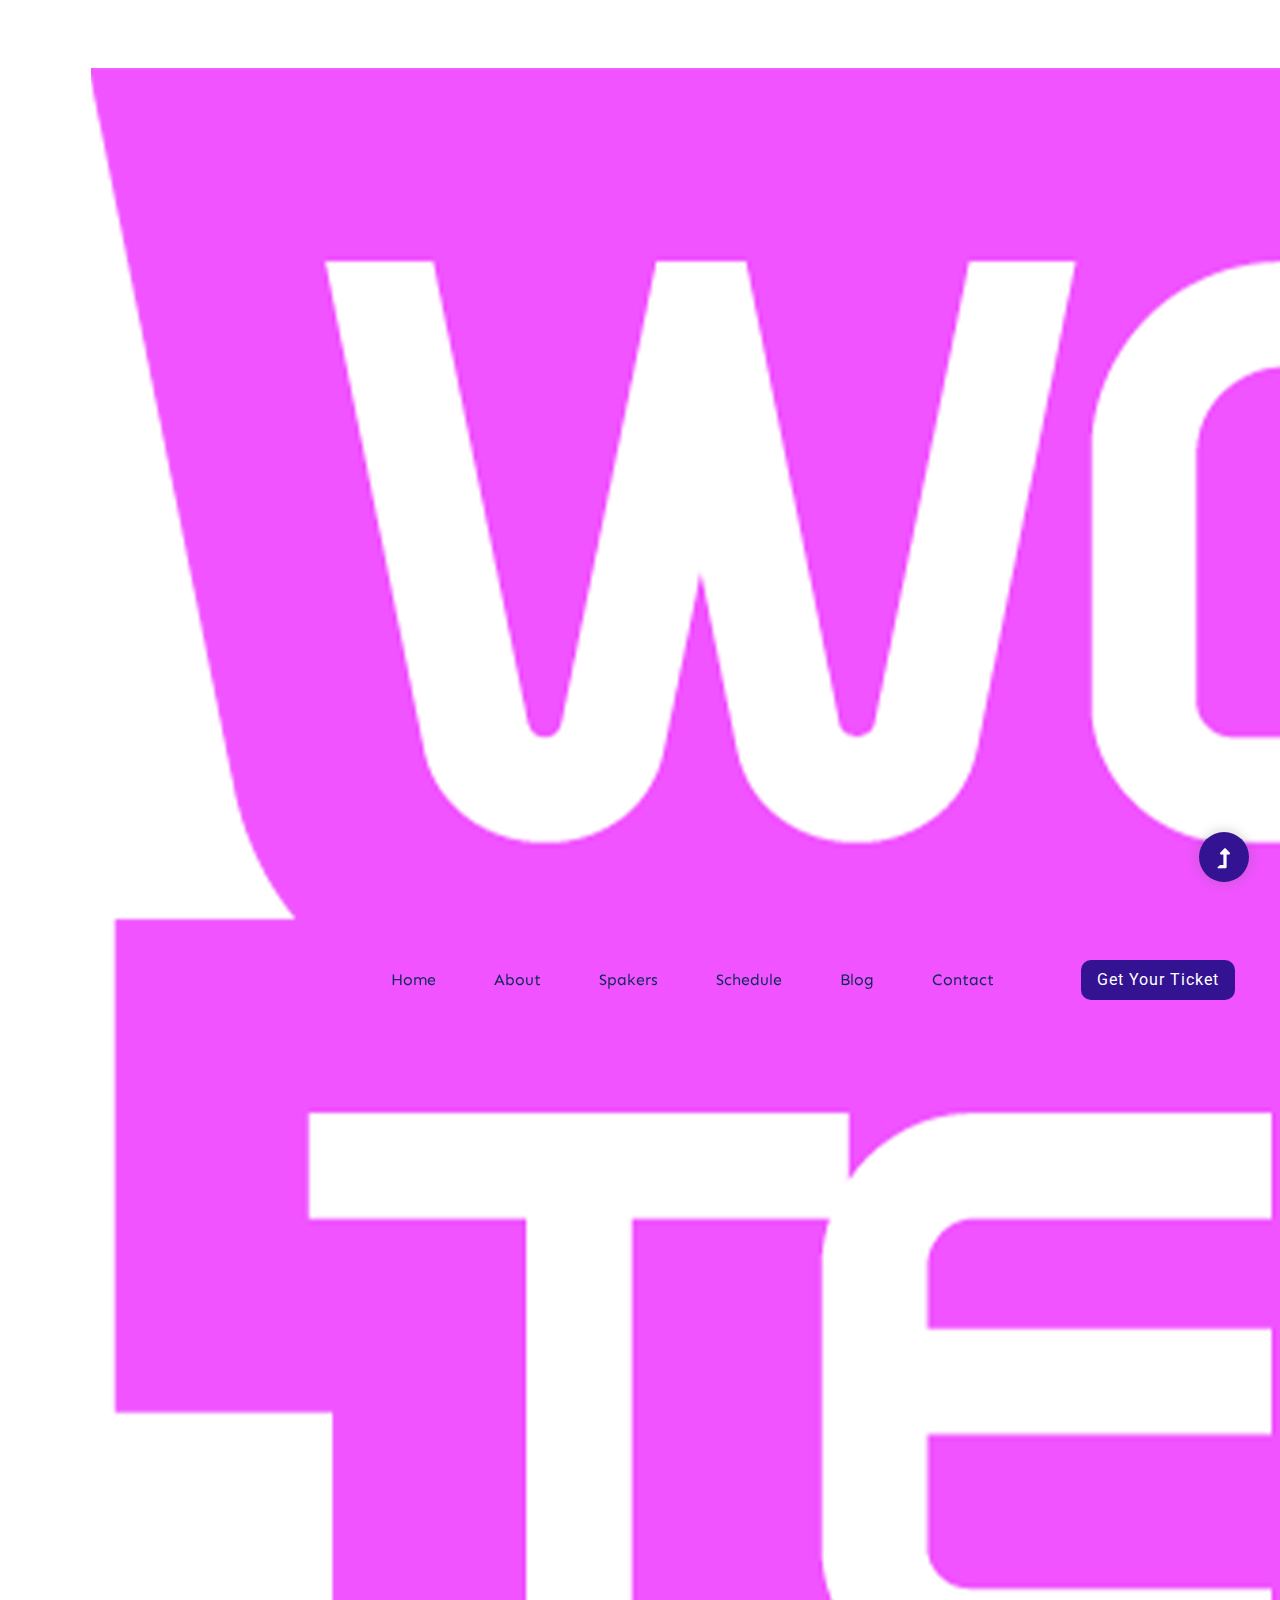
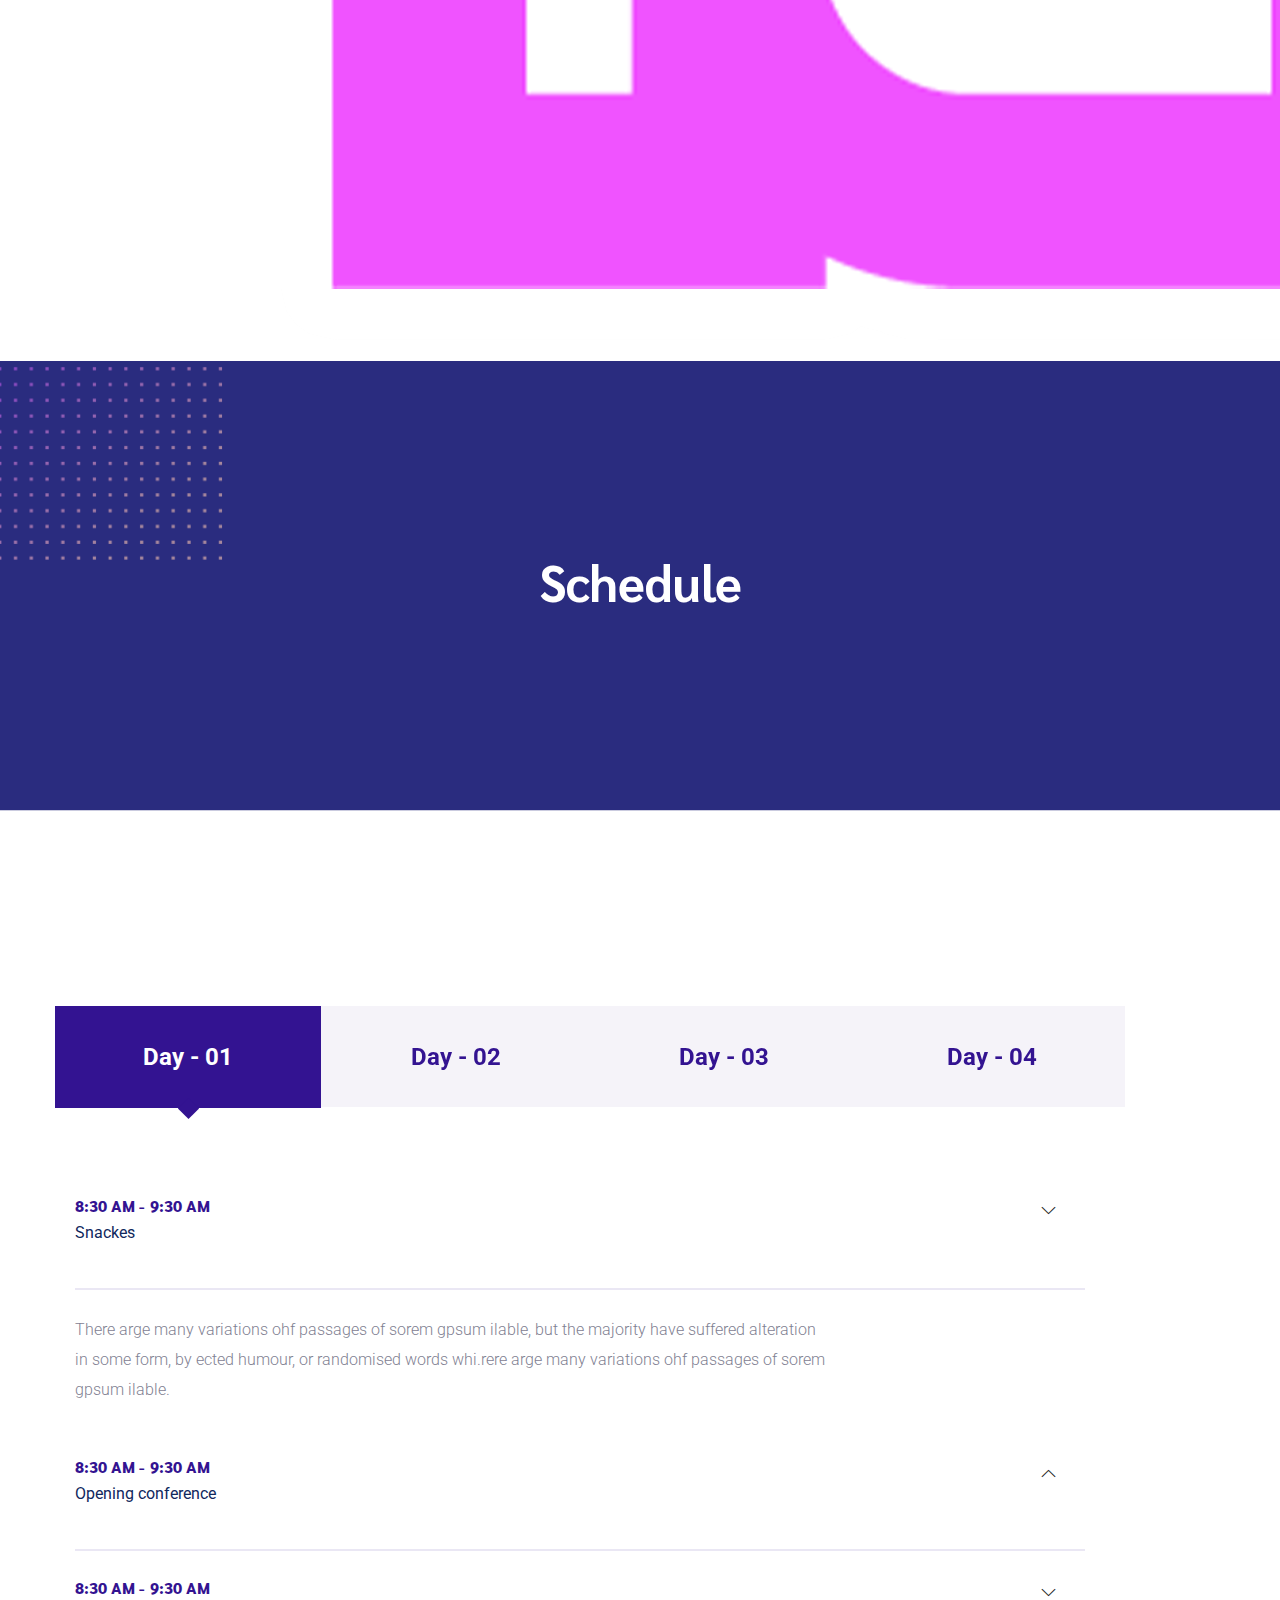
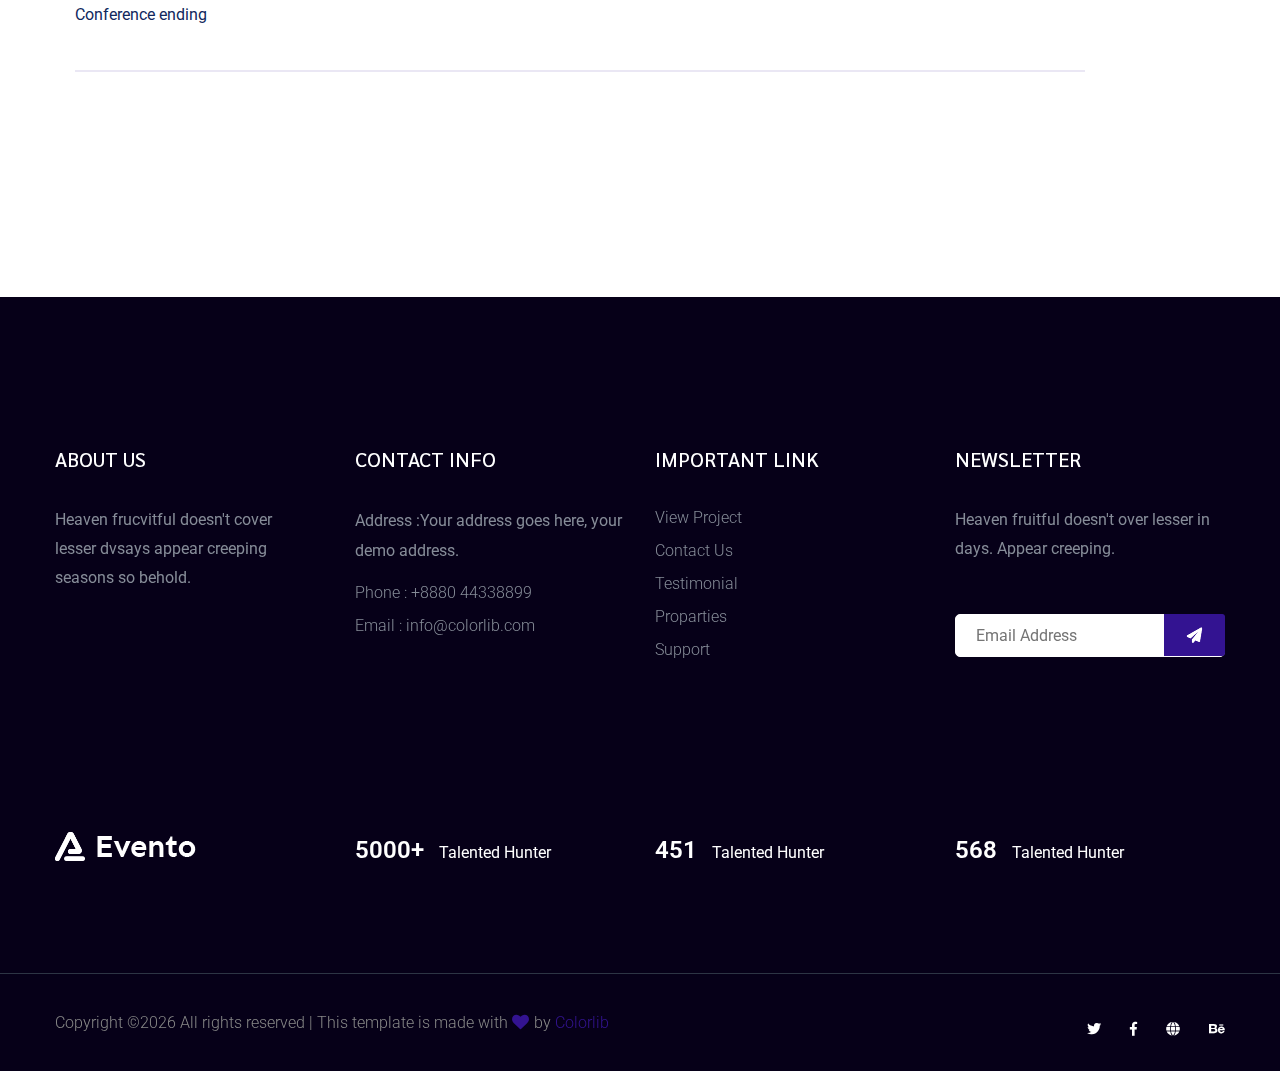
<file: schedule.html>
<!doctype html>
<html class="no-js" lang="zxx">
<head>
    <meta charset="utf-8">
    <meta http-equiv="x-ua-compatible" content="ie=edge">
    <title> Event HTML-5 Template </title>
    <meta name="description" content="">
    <meta name="viewport" content="width=device-width, initial-scale=1">
    <link rel="manifest" href="site.webmanifest">
    <link rel="shortcut icon" type="image/x-icon" href="assets/img/favicon.ico">

	<!-- CSS here -->
	<link rel="stylesheet" href="assets/css/bootstrap.min.css">
	<link rel="stylesheet" href="assets/css/owl.carousel.min.css">
	<link rel="stylesheet" href="assets/css/slicknav.css">
    <link rel="stylesheet" href="assets/css/flaticon.css">
    <link rel="stylesheet" href="assets/css/gijgo.css">
	<link rel="stylesheet" href="assets/css/animate.min.css">
	<link rel="stylesheet" href="assets/css/magnific-popup.css">
	<link rel="stylesheet" href="assets/css/fontawesome-all.min.css">
	<link rel="stylesheet" href="assets/css/themify-icons.css">
	<link rel="stylesheet" href="assets/css/slick.css">
	<link rel="stylesheet" href="assets/css/nice-select.css">
	<link rel="stylesheet" href="assets/css/style.css">
</head>
<body>
    <!-- ? Preloader Start -->
    <div id="preloader-active">
        <div class="preloader d-flex align-items-center justify-content-center">
            <div class="preloader-inner position-relative">
                <div class="preloader-circle"></div>
                <div class="preloader-img pere-text">
                    <img src="assets/img/logo/loder.png" alt="">
                </div>
            </div>
        </div>
    </div>
    <!-- Preloader Start -->
<header>
    <!--? Header Start -->
    <div class="header-area">
        <div class="main-header header-sticky">
            <div class="container-fluid">
                <div class="row align-items-center">
                    <!-- Logo -->
                    <div class="col-xl-2 col-lg-2 col-md-1">
                        <div class="logo">
                            <a href="index.html"><img src="assets/img/logo/logo.png" alt=""></a>
                        </div>
                    </div>
                    <div class="col-xl-10 col-lg-10 col-md-10">
                        <div class="menu-main d-flex align-items-center justify-content-end">
                            <!-- Main-menu -->
                            <div class="main-menu f-right d-none d-lg-block">
                                <nav>
                                    <ul id="navigation">
                                        <li><a href="index.html">Home</a></li>
                                        <li><a href="about.html">About</a></li>
                                        <li><a href="spakers.html">Spakers</a></li>
                                        <li><a href="schedule.html">Schedule</a></li>
                                        <li><a href="blog.html">Blog</a>
                                            <ul class="submenu">
                                                <li><a href="blog.html">Blog</a></li>
                                                <li><a href="blog_details.html">Blog Details</a></li>
                                                <li><a href="elements.html">Element</a></li>
                                            </ul>
                                        </li>
                                        <li><a href="contact.html">Contact</a></li>
                                    </ul>
                                </nav>
                            </div>
                            <div class="header-right-btn f-right d-none d-lg-block ml-30">
                                <a href="#" class="btn header-btn">Get Your Ticket</a>
                            </div>
                        </div>
                    </div>   
                    <!-- Mobile Menu -->
                    <div class="col-12">
                        <div class="mobile_menu d-block d-lg-none"></div>
                    </div>
                </div>
            </div>
        </div>
    </div>
    <!-- Header End -->
</header>
<main>
    <!--? Hero Start -->
    <div class="slider-area2">
        <div class="slider-height2 d-flex align-items-center">
            <div class="container">
                <div class="row">
                    <div class="col-xl-12">
                        <div class="hero-cap text-center">
                            <h2>Schedule</h2>
                        </div>
                    </div>
                </div>
            </div>
        </div>
    </div>
    <!-- Hero End -->
    <!--? accordion -->
    <section class="accordion fix section-padding30">
        <div class="container">
            <div class="row ">
               <div class="col-lg-11">
                    <div class="properties__button mb-40">
                        <!--Nav Button  -->
                        <nav>                                                                         
                            <div class="nav nav-tabs" id="nav-tab" role="tablist">
                                <a class="nav-item nav-link active" id="nav-home-tab" data-toggle="tab" href="#nav-home" role="tab" aria-controls="nav-home" aria-selected="true">Day - 01</a>
                                <a class="nav-item nav-link" id="nav-profile-tab" data-toggle="tab" href="#nav-profile" role="tab" aria-controls="nav-profile" aria-selected="false"> Day - 02</a>
                                <a class="nav-item nav-link" id="nav-contact-tab" data-toggle="tab" href="#nav-contact" role="tab" aria-controls="nav-contact" aria-selected="false"> Day - 03 </a>
                                <a class="nav-item nav-link" id="nav-dinner-tab" data-toggle="tab" href="#nav-dinner" role="tab" aria-controls="nav-dinner" aria-selected="false"> Day - 04 </a>
                            </div>
                        </nav>
                        <!--End Nav Button  -->
                    </div>
               </div>
            </div>
        </div>
        <div class="container">
            <!-- Nav Card -->
            <div class="tab-content" id="nav-tabContent">
                <!-- card one -->
                <div class="tab-pane fade show active" id="nav-home" role="tabpanel" aria-labelledby="nav-home-tab">
                   <div class="row">
                        <div class="col-lg-11">
                            <div class="accordion-wrapper">
                                <div class="accordion" id="accordionExample">
                                    <!-- single-one -->
                                    <div class="card">
                                        <div class="card-header" id="headingTwo">
                                            <h2 class="mb-0">
                                                <a href="#" class="btn-link collapsed" data-toggle="collapse" data-target="#collapseTwo" aria-expanded="false" aria-controls="collapseTwo">
                                                    <span>8:30 AM - 9:30 AM</span>
                                                    <p>Snackes</p>
                                                </a> 
                                            </h2>
                                        </div>
                                        <div id="collapseTwo" class="collapse show" aria-labelledby="headingTwo" data-parent="#accordionExample">
                                            <div class="card-body">
                                                There arge many variations ohf passages of sorem gpsum ilable, but the majority have suffered alteration in some form, by ected humour, or randomised words whi.rere arge many variations ohf passages of sorem gpsum ilable.
                                            </div>
                                        </div>
                                    </div>
                                    <!-- single-two -->
                                    <div class="card">
                                        <div class="card-header" id="headingOne">
                                            <h2 class="mb-0">
                                                <a href="#" class="btn-link" data-toggle="collapse" data-target="#collapseOne" aria-expanded="true" aria-controls="collapseOne">
                                                    <span>8:30 AM - 9:30 AM</span>
                                                    <p>Opening conference</p>
                                                </a>
                                            </h2>
                                        </div>
                                        <div id="collapseOne" class="collapse" aria-labelledby="headingOne" data-parent="#accordionExample">
                                            <div class="card-body">
                                                There arge many variations ohf passages of sorem gpsum ilable, but the majority have suffered alteration in some form, by ected humour, or randomised words whi.rere arge many variations ohf passages of sorem gpsum ilable.
                                            </div>
                                        </div>
                                    </div>
                                    <!-- single-three -->
                                    <div class="card">
                                        <div class="card-header" id="headingThree">
                                            <h2 class="mb-0">
                                                <a href="#" class="btn-link collapsed" data-toggle="collapse" data-target="#collapseThree" aria-expanded="false" aria-controls="collapseThree">
                                                    <span>8:30 AM - 9:30 AM</span>
                                                    <p>Conference ending</p>
                                                </a>
                                            </h2>
                                        </div>
                                        <div id="collapseThree" class="collapse" aria-labelledby="headingThree" data-parent="#accordionExample">
                                            <div class="card-body">
                                                There arge many variations ohf passages of sorem gpsum ilable, but the majority have suffered alteration in some form, by ected humour, or randomised words whi.rere arge many variations ohf passages of sorem gpsum ilable.
                                            </div>
                                        </div>
                                    </div>
                                </div>
                            </div>
                        </div>
                   </div>
                </div>
                <!-- Card two -->
                <div class="tab-pane fade" id="nav-profile" role="tabpanel" aria-labelledby="nav-profile-tab">
                    <div class="row">
                        <div class="col-lg-11">
                            <div class="accordion-wrapper">
                                <div class="accordion" id="accordionExample">
                                    <!-- single-one -->
                                    <div class="card">
                                        <div class="card-header" id="headingTwo">
                                            <h2 class="mb-0">
                                                <a href="#" class="btn-link collapsed" data-toggle="collapse" data-target="#collapseTwo2" aria-expanded="false" aria-controls="collapseTwo2">
                                                    <span>8:30 AM - 9:30 AM</span>
                                                    <p>Snackes</p>
                                                </a> 
                                            </h2>
                                        </div>
                                        <div id="collapseTwo2" class="collapse show" aria-labelledby="headingTwo" data-parent="#accordionExample">
                                            <div class="card-body">
                                                There arge many variations ohf passages of sorem gpsum ilable, but the majority have suffered alteration in some form, by ected humour, or randomised words whi.rere arge many variations ohf passages of sorem gpsum ilable.
                                            </div>
                                        </div>
                                    </div>
                                    <!-- single-two -->
                                    <div class="card">
                                        <div class="card-header" id="headingOne">
                                            <h2 class="mb-0">
                                                <a href="#" class="btn-link" data-toggle="collapse" data-target="#collapseOne1" aria-expanded="true" aria-controls="collapseOne1">
                                                    <span>8:30 AM - 9:30 AM</span>
                                                    <p>Opening conference</p>
                                                </a>
                                            </h2>
                                        </div>
                                        <div id="collapseOne1" class="collapse" aria-labelledby="headingOne" data-parent="#accordionExample">
                                            <div class="card-body">
                                                There arge many variations ohf passages of sorem gpsum ilable, but the majority have suffered alteration in some form, by ected humour, or randomised words whi.rere arge many variations ohf passages of sorem gpsum ilable.
                                            </div>
                                        </div>
                                    </div>
                                    <!-- single-three -->
                                    <div class="card">
                                        <div class="card-header" id="headingThree">
                                            <h2 class="mb-0">
                                                <a href="#" class="btn-link collapsed" data-toggle="collapse" data-target="#collapseThree3" aria-expanded="false" aria-controls="collapseThree3">
                                                    <span>8:30 AM - 9:30 AM</span>
                                                    <p>Conference ending</p>
                                                </a>
                                            </h2>
                                        </div>
                                        <div id="collapseThree3" class="collapse" aria-labelledby="headingThree" data-parent="#accordionExample">
                                            <div class="card-body">
                                                There arge many variations ohf passages of sorem gpsum ilable, but the majority have suffered alteration in some form, by ected humour, or randomised words whi.rere arge many variations ohf passages of sorem gpsum ilable.
                                            </div>
                                        </div>
                                    </div>
                                </div>
                            </div>
                        </div>
                    </div>
                </div>
                <!-- Card three -->
                <div class="tab-pane fade" id="nav-contact" role="tabpanel" aria-labelledby="nav-contact-tab">
                    <div class="row">
                            <div class="col-lg-11">
                                <div class="accordion-wrapper">
                                    <div class="accordion" id="accordionExample">
                                        <!-- single-one -->
                                        <div class="card">
                                            <div class="card-header" id="headingTwo">
                                                <h2 class="mb-0">
                                                    <a href="#" class="btn-link collapsed" data-toggle="collapse" data-target="#collapseTwo01" aria-expanded="false" aria-controls="collapseTwo01">
                                                        <span>8:30 AM - 9:30 AM</span>
                                                        <p>Snackes</p>
                                                    </a> 
                                                </h2>
                                            </div>
                                            <div id="collapseTwo01" class="collapse show" aria-labelledby="headingTwo" data-parent="#accordionExample">
                                                <div class="card-body">
                                                    There arge many variations ohf passages of sorem gpsum ilable, but the majority have suffered alteration in some form, by ected humour, or randomised words whi.rere arge many variations ohf passages of sorem gpsum ilable.
                                                </div>
                                            </div>
                                        </div>
                                        <!-- single-two -->
                                        <div class="card">
                                            <div class="card-header" id="headingOne">
                                                <h2 class="mb-0">
                                                    <a href="#" class="btn-link" data-toggle="collapse" data-target="#collapseOne02" aria-expanded="true" aria-controls="collapseOne02">
                                                        <span>8:30 AM - 9:30 AM</span>
                                                        <p>Opening conference</p>
                                                    </a>
                                                </h2>
                                            </div>
                                            <div id="collapseOne02" class="collapse" aria-labelledby="headingOne" data-parent="#accordionExample">
                                                <div class="card-body">
                                                    There arge many variations ohf passages of sorem gpsum ilable, but the majority have suffered alteration in some form, by ected humour, or randomised words whi.rere arge many variations ohf passages of sorem gpsum ilable.
                                                </div>
                                            </div>
                                        </div>
                                        <!-- single-three -->
                                        <div class="card">
                                            <div class="card-header" id="headingThree">
                                                <h2 class="mb-0">
                                                    <a href="#" class="btn-link collapsed" data-toggle="collapse" data-target="#collapseThree03" aria-expanded="false" aria-controls="collapseThree03">
                                                        <span>8:30 AM - 9:30 AM</span>
                                                        <p>Conference ending</p>
                                                    </a>
                                                </h2>
                                            </div>
                                            <div id="collapseThree03" class="collapse" aria-labelledby="headingThree" data-parent="#accordionExample">
                                                <div class="card-body">
                                                    There arge many variations ohf passages of sorem gpsum ilable, but the majority have suffered alteration in some form, by ected humour, or randomised words whi.rere arge many variations ohf passages of sorem gpsum ilable.
                                                </div>
                                            </div>
                                        </div>
                                    </div>
                                </div>
                            </div>
                    </div>
                </div>
                <!-- Card Four -->
                <div class="tab-pane fade" id="nav-dinner" role="tabpanel" aria-labelledby="nav-dinner">
                    <div class="row">
                            <div class="col-lg-11">
                                <div class="accordion-wrapper">
                                    <div class="accordion" id="accordionExample">
                                        <!-- single-one -->
                                        <div class="card">
                                            <div class="card-header" id="headingTwo">
                                                <h2 class="mb-0">
                                                    <a href="#" class="btn-link collapsed" data-toggle="collapse" data-target="#collapseTwo10" aria-expanded="false" aria-controls="collapseTwo10">
                                                        <span>8:30 AM - 9:30 AM</span>
                                                        <p>Snackes</p>
                                                    </a> 
                                                </h2>
                                            </div>
                                            <div id="collapseTwo10" class="collapse show" aria-labelledby="headingTwo" data-parent="#accordionExample">
                                                <div class="card-body">
                                                    There arge many variations ohf passages of sorem gpsum ilable, but the majority have suffered alteration in some form, by ected humour, or randomised words whi.rere arge many variations ohf passages of sorem gpsum ilable.
                                                </div>
                                            </div>
                                        </div>
                                        <!-- single-two -->
                                        <div class="card">
                                            <div class="card-header" id="headingOne">
                                                <h2 class="mb-0">
                                                    <a href="#" class="btn-link" data-toggle="collapse" data-target="#collapseOne20" aria-expanded="true" aria-controls="collapseOne20">
                                                        <span>8:30 AM - 9:30 AM</span>
                                                        <p>Opening conference</p>
                                                    </a>
                                                </h2>
                                            </div>
                                            <div id="collapseOne20" class="collapse" aria-labelledby="headingOne" data-parent="#accordionExample">
                                                <div class="card-body">
                                                    There arge many variations ohf passages of sorem gpsum ilable, but the majority have suffered alteration in some form, by ected humour, or randomised words whi.rere arge many variations ohf passages of sorem gpsum ilable.
                                                </div>
                                            </div>
                                        </div>
                                        <!-- single-three -->
                                        <div class="card">
                                            <div class="card-header" id="headingThree">
                                                <h2 class="mb-0">
                                                    <a href="#" class="btn-link collapsed" data-toggle="collapse" data-target="#collapseThree30" aria-expanded="false" aria-controls="collapseThree30">
                                                        <span>8:30 AM - 9:30 AM</span>
                                                        <p>Conference ending</p>
                                                    </a>
                                                </h2>
                                            </div>
                                            <div id="collapseThree30" class="collapse" aria-labelledby="headingThree" data-parent="#accordionExample">
                                                <div class="card-body">
                                                    There arge many variations ohf passages of sorem gpsum ilable, but the majority have suffered alteration in some form, by ected humour, or randomised words whi.rere arge many variations ohf passages of sorem gpsum ilable.
                                                </div>
                                            </div>
                                        </div>
                                    </div>
                                </div>
                            </div>
                    </div>
                </div>
            </div>
            <!-- End Nav Card -->
        </div>
    </section>
    <!-- accordion End -->
    </main>
    <footer>
        <!-- Footer Start-->
        <div class="footer-area footer-padding">
            <div class="container">
                <div class="row d-flex justify-content-between">
                    <div class="col-xl-3 col-lg-3 col-md-4 col-sm-6">
                       <div class="single-footer-caption mb-50">
                         <div class="single-footer-caption mb-30">
                             <div class="footer-tittle">
                                 <h4>About Us</h4>
                                 <div class="footer-pera">
                                     <p>Heaven frucvitful doesn't cover lesser dvsays appear creeping seasons so behold.</p>
                                </div>
                             </div>
                         </div>
                       </div>
                    </div>
                    <div class="col-xl-3 col-lg-3 col-md-4 col-sm-5">
                        <div class="single-footer-caption mb-50">
                            <div class="footer-tittle">
                                <h4>Contact Info</h4>
                                <ul>
                                    <li>
                                        <p>Address :Your address goes here, your demo address.</p>
                                    </li>
                                    <li><a href="#">Phone : +8880 44338899</a></li>
                                    <li><a href="#">Email : info@colorlib.com</a></li>
                                </ul>
                            </div>
                        </div>
                    </div>
                    <div class="col-xl-3 col-lg-3 col-md-4 col-sm-5">
                        <div class="single-footer-caption mb-50">
                            <div class="footer-tittle">
                                <h4>Important Link</h4>
                                <ul>
                                    <li><a href="#"> View Project</a></li>
                                    <li><a href="#">Contact Us</a></li>
                                    <li><a href="#">Testimonial</a></li>
                                    <li><a href="#">Proparties</a></li>
                                    <li><a href="#">Support</a></li>
                                </ul>
                            </div>
                        </div>
                    </div>
                    <div class="col-xl-3 col-lg-3 col-md-6 col-sm-5">
                        <div class="single-footer-caption mb-50">
                            <div class="footer-tittle">
                                <h4>Newsletter</h4>
                                <div class="footer-pera footer-pera2">
                                 <p>Heaven fruitful doesn't over lesser in days. Appear creeping.</p>
                             </div>
                             <!-- Form -->
                             <div class="footer-form" >
                                 <div id="mc_embed_signup">
                                     <form target="_blank" action="https://spondonit.us12.list-manage.com/subscribe/post?u=1462626880ade1ac87bd9c93a&amp;id=92a4423d01"
                                     method="get" class="subscribe_form relative mail_part">
                                         <input type="email" name="email" id="newsletter-form-email" placeholder="Email Address"
                                         class="placeholder hide-on-focus" onfocus="this.placeholder = ''"
                                         onblur="this.placeholder = ' Email Address '">
                                         <div class="form-icon">
                                             <button type="submit" name="submit" id="newsletter-submit"
                                             class="email_icon newsletter-submit button-contactForm"><img src="assets/img/gallery/form.png" alt=""></button>
                                         </div>
                                         <div class="mt-10 info"></div>
                                     </form>
                                 </div>
                             </div>
                            </div>
                        </div>
                    </div>
                </div>
               <!--  -->
               <div class="row footer-wejed justify-content-between">
                    <div class="col-xl-3 col-lg-3 col-md-4 col-sm-6">
                        <!-- logo -->
                        <div class="footer-logo mb-20">
                        <a href="index.html"><img src="assets/img/logo/logo2_footer.png" alt=""></a>
                        </div>
                    </div>
                    <div class="col-xl-3 col-lg-3 col-md-4 col-sm-5">
                    <div class="footer-tittle-bottom">
                        <span>5000+</span>
                        <p>Talented Hunter</p>
                    </div>
                    </div>
                    <div class="col-xl-3 col-lg-3 col-md-4 col-sm-5">
                        <div class="footer-tittle-bottom">
                            <span>451</span>
                            <p>Talented Hunter</p>
                        </div>
                    </div>
                    <div class="col-xl-3 col-lg-3 col-md-4 col-sm-5">
                        <!-- Footer Bottom Tittle -->
                        <div class="footer-tittle-bottom">
                            <span>568</span>
                            <p>Talented Hunter</p>
                        </div>
                    </div>
               </div>
            </div>
        </div>
        <!-- footer-bottom area -->
        <div class="footer-bottom-area footer-bg">
            <div class="container">
                <div class="footer-border">
                     <div class="row d-flex justify-content-between align-items-center">
                         <div class="col-xl-10 col-lg-8 ">
                             <div class="footer-copy-right">
                                 <p><!-- Link back to Colorlib can't be removed. Template is licensed under CC BY 3.0. -->
  Copyright &copy;<script>document.write(new Date().getFullYear());</script> All rights reserved | This template is made with <i class="fa fa-heart" aria-hidden="true"></i> by <a href="https://colorlib.com" target="_blank">Colorlib</a>
  <!-- Link back to Colorlib can't be removed. Template is licensed under CC BY 3.0. --></p>
                             </div>
                         </div>
                         <div class="col-xl-2 col-lg-4">
                             <div class="footer-social f-right">
                                <a href="#"><i class="fab fa-twitter"></i></a>
                                <a href="https://www.facebook.com/sai4ull"><i class="fab fa-facebook-f"></i></a>
                                <a href="#"><i class="fas fa-globe"></i></a>
                                <a href="#"><i class="fab fa-behance"></i></a>
                             </div>
                         </div>
                     </div>
                </div>
            </div>
        </div>
        <!-- Footer End-->
    </footer>
    <!-- Scroll Up -->
    <div id="back-top" >
        <a title="Go to Top" href="#"> <i class="fas fa-level-up-alt"></i></a>
    </div>

    <!-- JS here -->

    <script src="./assets/js/vendor/modernizr-3.5.0.min.js"></script>
    <!-- Jquery, Popper, Bootstrap -->
    <script src="./assets/js/vendor/jquery-1.12.4.min.js"></script>
    <script src="./assets/js/popper.min.js"></script>
    <script src="./assets/js/bootstrap.min.js"></script>
    <!-- Jquery Mobile Menu -->
    <script src="./assets/js/jquery.slicknav.min.js"></script>

    <!-- Jquery Slick , Owl-Carousel Plugins -->
    <script src="./assets/js/owl.carousel.min.js"></script>
    <script src="./assets/js/slick.min.js"></script>
    <!-- One Page, Animated-HeadLin -->
    <script src="./assets/js/wow.min.js"></script>
    <script src="./assets/js/animated.headline.js"></script>
    <script src="./assets/js/jquery.magnific-popup.js"></script>

    <!-- Date Picker -->
    <script src="./assets/js/gijgo.min.js"></script>
    <!-- Nice-select, sticky -->
    <script src="./assets/js/jquery.nice-select.min.js"></script>
    <script src="./assets/js/jquery.sticky.js"></script>
    
    <!-- counter , waypoint -->
    <script src="./assets/js/jquery.counterup.min.js"></script>
    <script src="./assets/js/waypoints.min.js"></script>
    <script src="./assets/js/jquery.countdown.min.js"></script>
    <!-- contact js -->
    <script src="./assets/js/contact.js"></script>
    <script src="./assets/js/jquery.form.js"></script>
    <script src="./assets/js/jquery.validate.min.js"></script>
    <script src="./assets/js/mail-script.js"></script>
    <script src="./assets/js/jquery.ajaxchimp.min.js"></script>
    
    <!-- Jquery Plugins, main Jquery -->	
    <script src="./assets/js/plugins.js"></script>
    <script src="./assets/js/main.js"></script>
    
    </body>
</html>
</file>
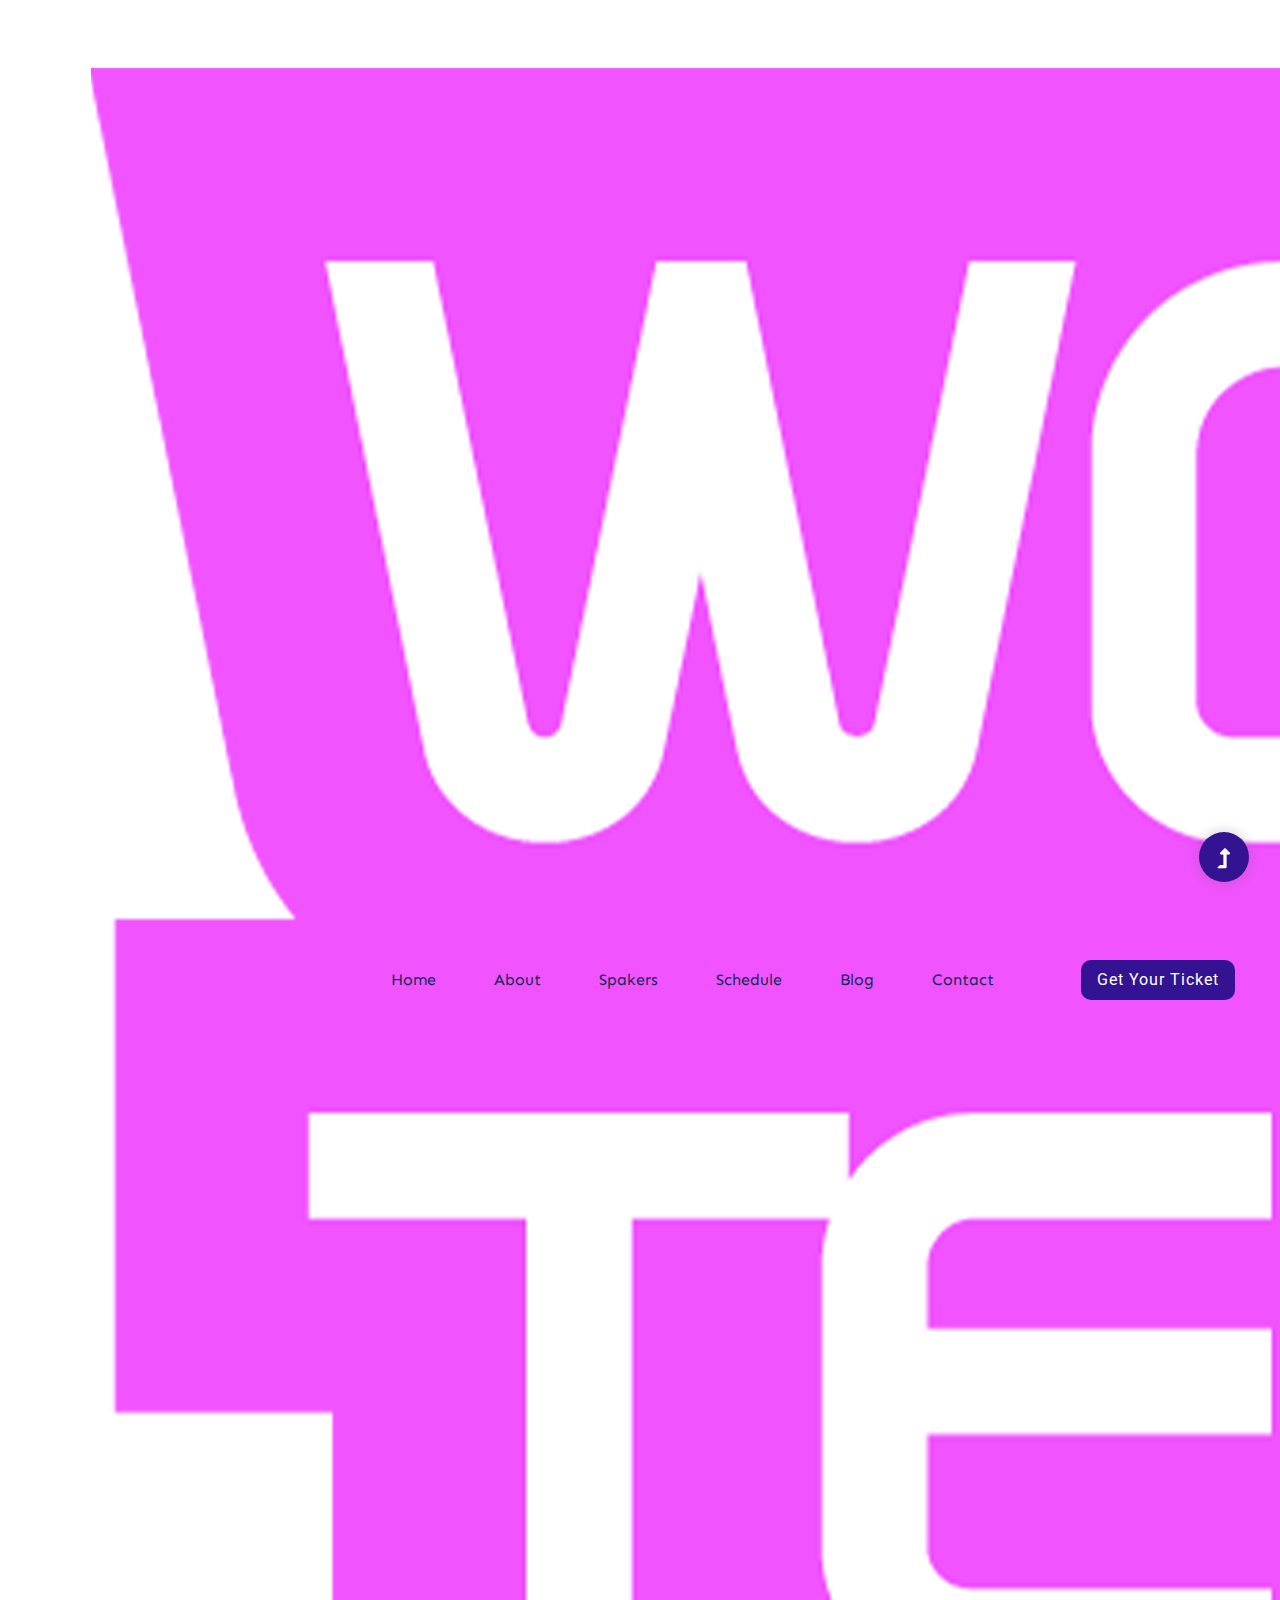
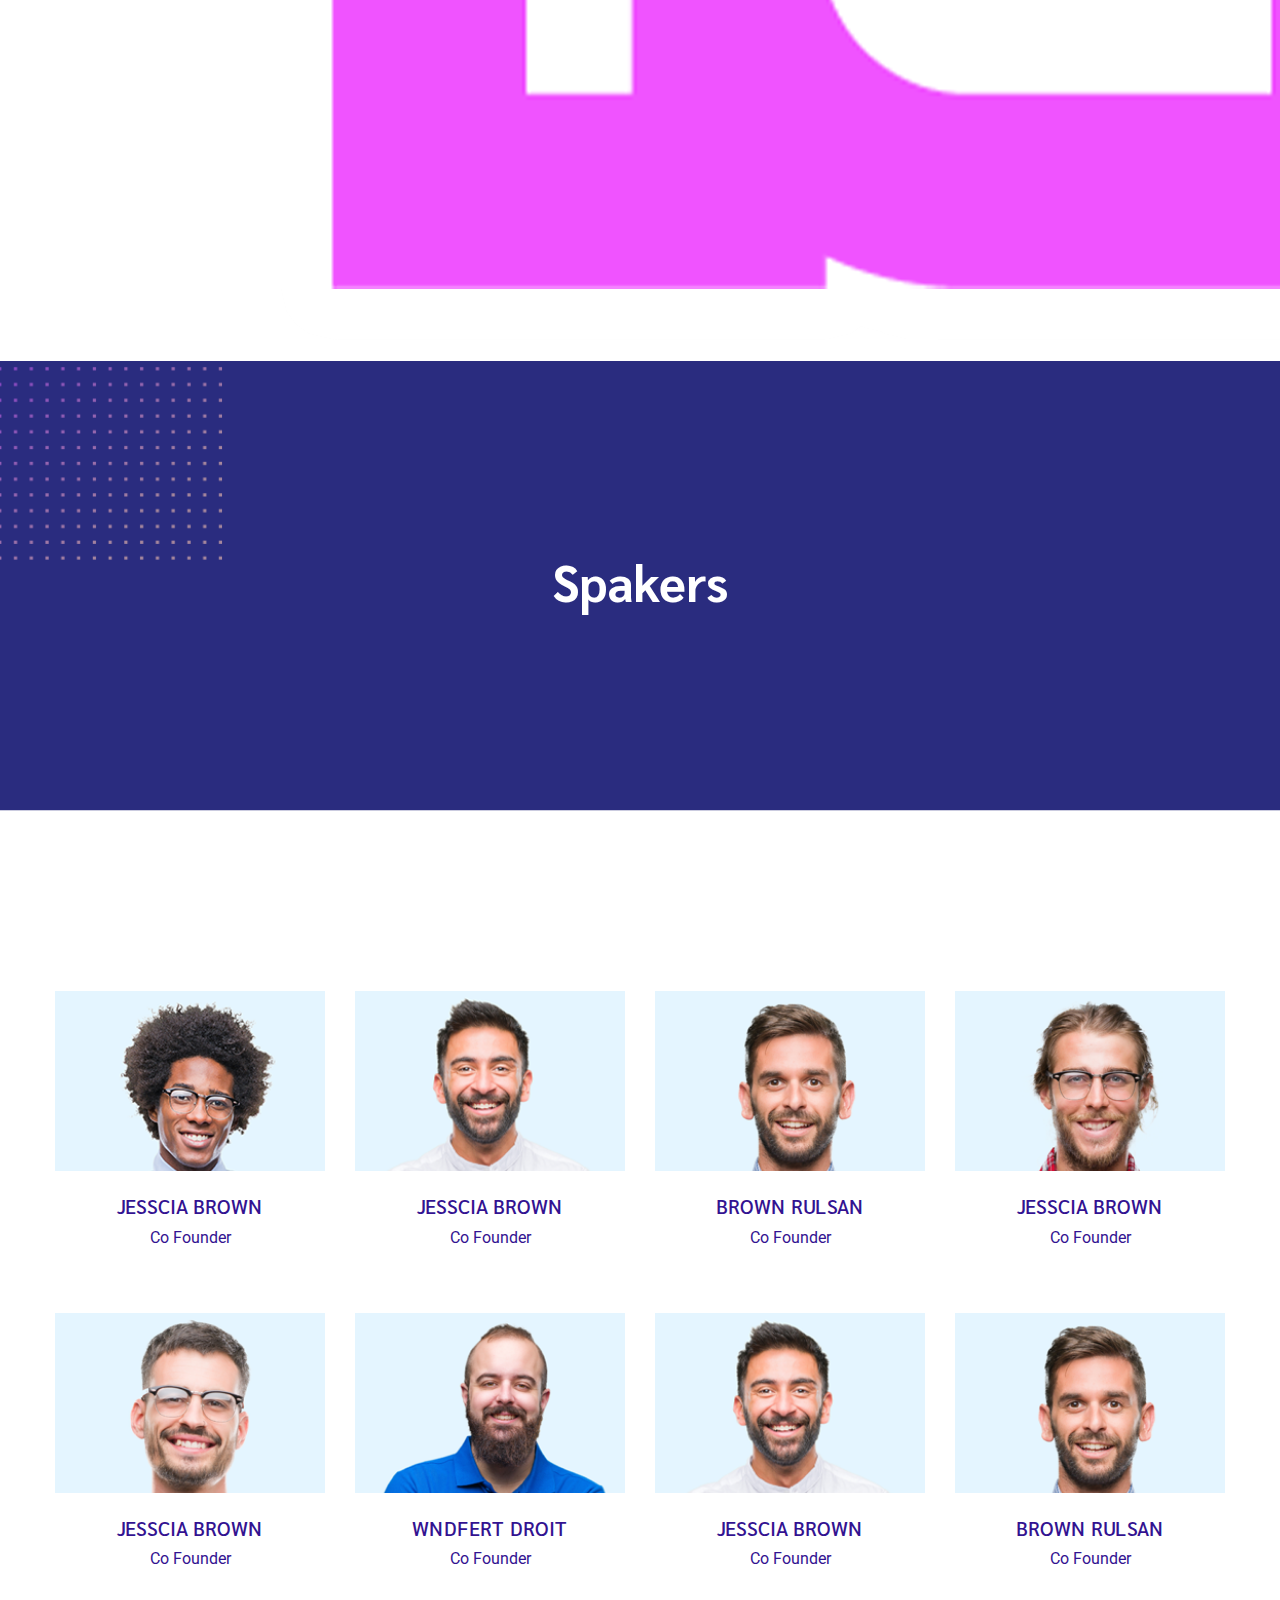
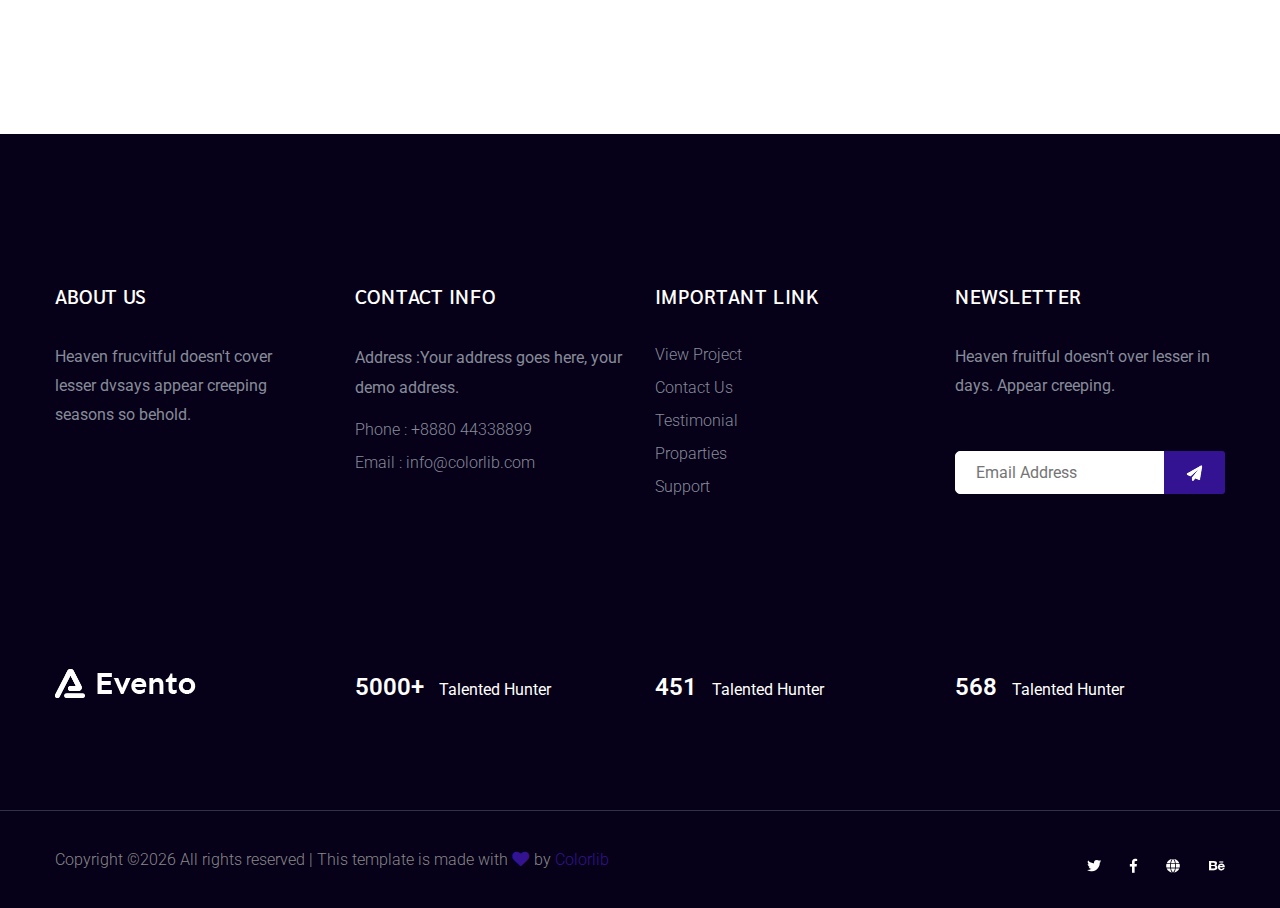
<file: spakers.html>
<!doctype html>
<html class="no-js" lang="zxx">
<head>
    <meta charset="utf-8">
    <meta http-equiv="x-ua-compatible" content="ie=edge">
    <title> Event HTML-5 Template </title>
    <meta name="description" content="">
    <meta name="viewport" content="width=device-width, initial-scale=1">
    <link rel="manifest" href="site.webmanifest">
    <link rel="shortcut icon" type="image/x-icon" href="assets/img/favicon.ico">

	<!-- CSS here -->
	<link rel="stylesheet" href="assets/css/bootstrap.min.css">
	<link rel="stylesheet" href="assets/css/owl.carousel.min.css">
	<link rel="stylesheet" href="assets/css/slicknav.css">
    <link rel="stylesheet" href="assets/css/flaticon.css">
    <link rel="stylesheet" href="assets/css/gijgo.css">
	<link rel="stylesheet" href="assets/css/animate.min.css">
	<link rel="stylesheet" href="assets/css/magnific-popup.css">
	<link rel="stylesheet" href="assets/css/fontawesome-all.min.css">
	<link rel="stylesheet" href="assets/css/themify-icons.css">
	<link rel="stylesheet" href="assets/css/slick.css">
	<link rel="stylesheet" href="assets/css/nice-select.css">
	<link rel="stylesheet" href="assets/css/style.css">
</head>
<body>
    <!-- ? Preloader Start -->
    <div id="preloader-active">
        <div class="preloader d-flex align-items-center justify-content-center">
            <div class="preloader-inner position-relative">
                <div class="preloader-circle"></div>
                <div class="preloader-img pere-text">
                    <img src="assets/img/logo/loder.png" alt="">
                </div>
            </div>
        </div>
    </div>
    <!-- Preloader Start -->
<header>
    <!--? Header Start -->
    <div class="header-area">
        <div class="main-header header-sticky">
            <div class="container-fluid">
                <div class="row align-items-center">
                    <!-- Logo -->
                    <div class="col-xl-2 col-lg-2 col-md-1">
                        <div class="logo">
                            <a href="index.html"><img src="assets/img/logo/logo.png" alt=""></a>
                        </div>
                    </div>
                    <div class="col-xl-10 col-lg-10 col-md-10">
                        <div class="menu-main d-flex align-items-center justify-content-end">
                            <!-- Main-menu -->
                            <div class="main-menu f-right d-none d-lg-block">
                                <nav>
                                    <ul id="navigation">
                                        <li><a href="index.html">Home</a></li>
                                        <li><a href="about.html">About</a></li>
                                        <li><a href="spakers.html">Spakers</a></li>
                                        <li><a href="schedule.html">Schedule</a></li>
                                        <li><a href="blog.html">Blog</a>
                                            <ul class="submenu">
                                                <li><a href="blog.html">Blog</a></li>
                                                <li><a href="blog_details.html">Blog Details</a></li>
                                                <li><a href="elements.html">Element</a></li>
                                            </ul>
                                        </li>
                                        <li><a href="contact.html">Contact</a></li>
                                    </ul>
                                </nav>
                            </div>
                            <div class="header-right-btn f-right d-none d-lg-block ml-30">
                                <a href="#" class="btn header-btn">Get Your Ticket</a>
                            </div>
                        </div>
                    </div>   
                    <!-- Mobile Menu -->
                    <div class="col-12">
                        <div class="mobile_menu d-block d-lg-none"></div>
                    </div>
                </div>
            </div>
        </div>
    </div>
    <!-- Header End -->
</header>
<main>
    <!--? Hero Start -->
    <div class="slider-area2">
        <div class="slider-height2 d-flex align-items-center">
            <div class="container">
                <div class="row">
                    <div class="col-xl-12">
                        <div class="hero-cap text-center">
                            <h2>Spakers</h2>
                        </div>
                    </div>
                </div>
            </div>
        </div>
    </div>
    <!-- Hero End -->
    <!--? Brand Area Start -->
    <section class="team-area pt-180 pb-100">
        <div class="container">
            <div class="row">
                <div class="col-lg-3 col-md-4 col-sm-6">
                    <div class="single-team mb-30">
                        <div class="team-img">
                            <img src="assets/img/gallery/team1.png" alt="">
                            <!-- Blog Social -->
                            <ul class="team-social">
                                <li><a href="#"><i class="fab fa-facebook-f"></i></a></li>
                                <li><a href="#"><i class="fab fa-twitter"></i></a></li>
                                <li><a href="#"><i class="fas fa-globe"></i></a></li>
                            </ul>
                        </div>
                        <div class="team-caption team-caption2">
                            <h3><a href="#">Jesscia brown</a></h3>
                            <p> Co Founder</p>
                        </div>
                    </div>
                </div>
                <div class="col-lg-3 col-md-4 col-sm-6">
                    <div class="single-team mb-30">
                        <div class="team-img">
                            <img src="assets/img/gallery/team2.png" alt="">
                            <!-- Blog Social -->
                            <ul class="team-social">
                                <li><a href="#"><i class="fab fa-facebook-f"></i></a></li>
                                <li><a href="#"><i class="fab fa-twitter"></i></a></li>
                                <li><a href="#"><i class="fas fa-globe"></i></a></li>
                            </ul>
                        </div>
                        <div class="team-caption team-caption2">
                            <h3><a href="#">Jesscia brown</a></h3>
                            <p> Co Founder</p>
                        </div>
                    </div>
                </div>
                <div class="col-lg-3 col-md-4 col-sm-6">
                    <div class="single-team mb-30">
                        <div class="team-img">
                            <img src="assets/img/gallery/team3.png" alt="">
                            <!-- Blog Social -->
                            <ul class="team-social">
                                <li><a href="#"><i class="fab fa-facebook-f"></i></a></li>
                                <li><a href="#"><i class="fab fa-twitter"></i></a></li>
                                <li><a href="#"><i class="fas fa-globe"></i></a></li>
                            </ul>
                        </div>
                        <div class="team-caption team-caption2">
                            <h3><a href="#">brown Rulsan</a></h3>
                            <p> Co Founder</p>
                        </div>
                    </div>
                </div>
                <div class="col-lg-3 col-md-4 col-sm-6">
                    <div class="single-team mb-30">
                        <div class="team-img">
                            <img src="assets/img/gallery/team4.png" alt="">
                            <!-- Blog Social -->
                            <ul class="team-social">
                                <li><a href="#"><i class="fab fa-facebook-f"></i></a></li>
                                <li><a href="#"><i class="fab fa-twitter"></i></a></li>
                                <li><a href="#"><i class="fas fa-globe"></i></a></li>
                            </ul>
                        </div>
                        <div class="team-caption team-caption2">
                            <h3><a href="#">Jesscia brown</a></h3>
                            <p> Co Founder</p>
                        </div>
                    </div>
                </div>
                <div class="col-lg-3 col-md-4 col-sm-6">
                    <div class="single-team mb-30">
                        <div class="team-img">
                            <img src="assets/img/gallery/team5.png" alt="">
                            <!-- Blog Social -->
                            <ul class="team-social">
                                <li><a href="#"><i class="fab fa-facebook-f"></i></a></li>
                                <li><a href="#"><i class="fab fa-twitter"></i></a></li>
                                <li><a href="#"><i class="fas fa-globe"></i></a></li>
                            </ul>
                        </div>
                        <div class="team-caption team-caption2">
                            <h3><a href="#">Jesscia brown</a></h3>
                            <p> Co Founder</p>
                        </div>
                    </div>
                </div>
                <div class="col-lg-3 col-md-4 col-sm-6">
                    <div class="single-team mb-30">
                        <div class="team-img">
                            <img src="assets/img/gallery/team6.png" alt="">
                            <!-- Blog Social -->
                            <ul class="team-social">
                                <li><a href="#"><i class="fab fa-facebook-f"></i></a></li>
                                <li><a href="#"><i class="fab fa-twitter"></i></a></li>
                                <li><a href="#"><i class="fas fa-globe"></i></a></li>
                            </ul>
                        </div>
                        <div class="team-caption team-caption2">
                            <h3><a href="#">wndfert droit</a></h3>
                            <p> Co Founder</p>
                        </div>
                    </div>
                </div>
                <div class="col-lg-3 col-md-4 col-sm-6">
                    <div class="single-team mb-30">
                        <div class="team-img">
                            <img src="assets/img/gallery/team2.png" alt="">
                            <!-- Blog Social -->
                            <ul class="team-social">
                                <li><a href="#"><i class="fab fa-facebook-f"></i></a></li>
                                <li><a href="#"><i class="fab fa-twitter"></i></a></li>
                                <li><a href="#"><i class="fas fa-globe"></i></a></li>
                            </ul>
                        </div>
                        <div class="team-caption team-caption2">
                            <h3><a href="#">Jesscia brown</a></h3>
                            <p> Co Founder</p>
                        </div>
                    </div>
                </div>
                <div class="col-lg-3 col-md-4 col-sm-6">
                    <div class="single-team mb-30">
                        <div class="team-img">
                            <img src="assets/img/gallery/team3.png" alt="">
                            <!-- Blog Social -->
                            <ul class="team-social">
                                <li><a href="#"><i class="fab fa-facebook-f"></i></a></li>
                                <li><a href="#"><i class="fab fa-twitter"></i></a></li>
                                <li><a href="#"><i class="fas fa-globe"></i></a></li>
                            </ul>
                        </div>
                        <div class="team-caption team-caption2">
                            <h3><a href="#">brown Rulsan</a></h3>
                            <p> Co Founder</p>
                        </div>
                    </div>
                </div>
            </div>
        </div>
    </section>
    <!-- Brand Area End --> 
    </main>
    <footer>
        <!-- Footer Start-->
        <div class="footer-area footer-padding">
            <div class="container">
                <div class="row d-flex justify-content-between">
                    <div class="col-xl-3 col-lg-3 col-md-4 col-sm-6">
                       <div class="single-footer-caption mb-50">
                         <div class="single-footer-caption mb-30">
                             <div class="footer-tittle">
                                 <h4>About Us</h4>
                                 <div class="footer-pera">
                                     <p>Heaven frucvitful doesn't cover lesser dvsays appear creeping seasons so behold.</p>
                                </div>
                             </div>
                         </div>
                       </div>
                    </div>
                    <div class="col-xl-3 col-lg-3 col-md-4 col-sm-5">
                        <div class="single-footer-caption mb-50">
                            <div class="footer-tittle">
                                <h4>Contact Info</h4>
                                <ul>
                                    <li>
                                        <p>Address :Your address goes here, your demo address.</p>
                                    </li>
                                    <li><a href="#">Phone : +8880 44338899</a></li>
                                    <li><a href="#">Email : info@colorlib.com</a></li>
                                </ul>
                            </div>
                        </div>
                    </div>
                    <div class="col-xl-3 col-lg-3 col-md-4 col-sm-5">
                        <div class="single-footer-caption mb-50">
                            <div class="footer-tittle">
                                <h4>Important Link</h4>
                                <ul>
                                    <li><a href="#"> View Project</a></li>
                                    <li><a href="#">Contact Us</a></li>
                                    <li><a href="#">Testimonial</a></li>
                                    <li><a href="#">Proparties</a></li>
                                    <li><a href="#">Support</a></li>
                                </ul>
                            </div>
                        </div>
                    </div>
                    <div class="col-xl-3 col-lg-3 col-md-6 col-sm-5">
                        <div class="single-footer-caption mb-50">
                            <div class="footer-tittle">
                                <h4>Newsletter</h4>
                                <div class="footer-pera footer-pera2">
                                 <p>Heaven fruitful doesn't over lesser in days. Appear creeping.</p>
                             </div>
                             <!-- Form -->
                             <div class="footer-form" >
                                 <div id="mc_embed_signup">
                                     <form target="_blank" action="https://spondonit.us12.list-manage.com/subscribe/post?u=1462626880ade1ac87bd9c93a&amp;id=92a4423d01"
                                     method="get" class="subscribe_form relative mail_part">
                                         <input type="email" name="email" id="newsletter-form-email" placeholder="Email Address"
                                         class="placeholder hide-on-focus" onfocus="this.placeholder = ''"
                                         onblur="this.placeholder = ' Email Address '">
                                         <div class="form-icon">
                                             <button type="submit" name="submit" id="newsletter-submit"
                                             class="email_icon newsletter-submit button-contactForm"><img src="assets/img/gallery/form.png" alt=""></button>
                                         </div>
                                         <div class="mt-10 info"></div>
                                     </form>
                                 </div>
                             </div>
                            </div>
                        </div>
                    </div>
                </div>
               <!--  -->
               <div class="row footer-wejed justify-content-between">
                    <div class="col-xl-3 col-lg-3 col-md-4 col-sm-6">
                        <!-- logo -->
                        <div class="footer-logo mb-20">
                        <a href="index.html"><img src="assets/img/logo/logo2_footer.png" alt=""></a>
                        </div>
                    </div>
                    <div class="col-xl-3 col-lg-3 col-md-4 col-sm-5">
                    <div class="footer-tittle-bottom">
                        <span>5000+</span>
                        <p>Talented Hunter</p>
                    </div>
                    </div>
                    <div class="col-xl-3 col-lg-3 col-md-4 col-sm-5">
                        <div class="footer-tittle-bottom">
                            <span>451</span>
                            <p>Talented Hunter</p>
                        </div>
                    </div>
                    <div class="col-xl-3 col-lg-3 col-md-4 col-sm-5">
                        <!-- Footer Bottom Tittle -->
                        <div class="footer-tittle-bottom">
                            <span>568</span>
                            <p>Talented Hunter</p>
                        </div>
                    </div>
               </div>
            </div>
        </div>
        <!-- footer-bottom area -->
        <div class="footer-bottom-area footer-bg">
            <div class="container">
                <div class="footer-border">
                     <div class="row d-flex justify-content-between align-items-center">
                         <div class="col-xl-10 col-lg-8 ">
                             <div class="footer-copy-right">
                                 <p><!-- Link back to Colorlib can't be removed. Template is licensed under CC BY 3.0. -->
  Copyright &copy;<script>document.write(new Date().getFullYear());</script> All rights reserved | This template is made with <i class="fa fa-heart" aria-hidden="true"></i> by <a href="https://colorlib.com" target="_blank">Colorlib</a>
  <!-- Link back to Colorlib can't be removed. Template is licensed under CC BY 3.0. --></p>
                             </div>
                         </div>
                         <div class="col-xl-2 col-lg-4">
                             <div class="footer-social f-right">
                                <a href="#"><i class="fab fa-twitter"></i></a>
                                <a href="https://www.facebook.com/sai4ull"><i class="fab fa-facebook-f"></i></a>
                                <a href="#"><i class="fas fa-globe"></i></a>
                                <a href="#"><i class="fab fa-behance"></i></a>
                             </div>
                         </div>
                     </div>
                </div>
            </div>
        </div>
        <!-- Footer End-->
    </footer>
    <!-- Scroll Up -->
    <div id="back-top" >
        <a title="Go to Top" href="#"> <i class="fas fa-level-up-alt"></i></a>
    </div>

    <!-- JS here -->

    <script src="./assets/js/vendor/modernizr-3.5.0.min.js"></script>
    <!-- Jquery, Popper, Bootstrap -->
    <script src="./assets/js/vendor/jquery-1.12.4.min.js"></script>
    <script src="./assets/js/popper.min.js"></script>
    <script src="./assets/js/bootstrap.min.js"></script>
    <!-- Jquery Mobile Menu -->
    <script src="./assets/js/jquery.slicknav.min.js"></script>

    <!-- Jquery Slick , Owl-Carousel Plugins -->
    <script src="./assets/js/owl.carousel.min.js"></script>
    <script src="./assets/js/slick.min.js"></script>
    <!-- One Page, Animated-HeadLin -->
    <script src="./assets/js/wow.min.js"></script>
    <script src="./assets/js/animated.headline.js"></script>
    <script src="./assets/js/jquery.magnific-popup.js"></script>

    <!-- Date Picker -->
    <script src="./assets/js/gijgo.min.js"></script>
    <!-- Nice-select, sticky -->
    <script src="./assets/js/jquery.nice-select.min.js"></script>
    <script src="./assets/js/jquery.sticky.js"></script>
    
    <!-- counter , waypoint -->
    <script src="./assets/js/jquery.counterup.min.js"></script>
    <script src="./assets/js/waypoints.min.js"></script>
    <script src="./assets/js/jquery.countdown.min.js"></script>
    <!-- contact js -->
    <script src="./assets/js/contact.js"></script>
    <script src="./assets/js/jquery.form.js"></script>
    <script src="./assets/js/jquery.validate.min.js"></script>
    <script src="./assets/js/mail-script.js"></script>
    <script src="./assets/js/jquery.ajaxchimp.min.js"></script>
    
    <!-- Jquery Plugins, main Jquery -->	
    <script src="./assets/js/plugins.js"></script>
    <script src="./assets/js/main.js"></script>
    
    </body>
</html>
</file>
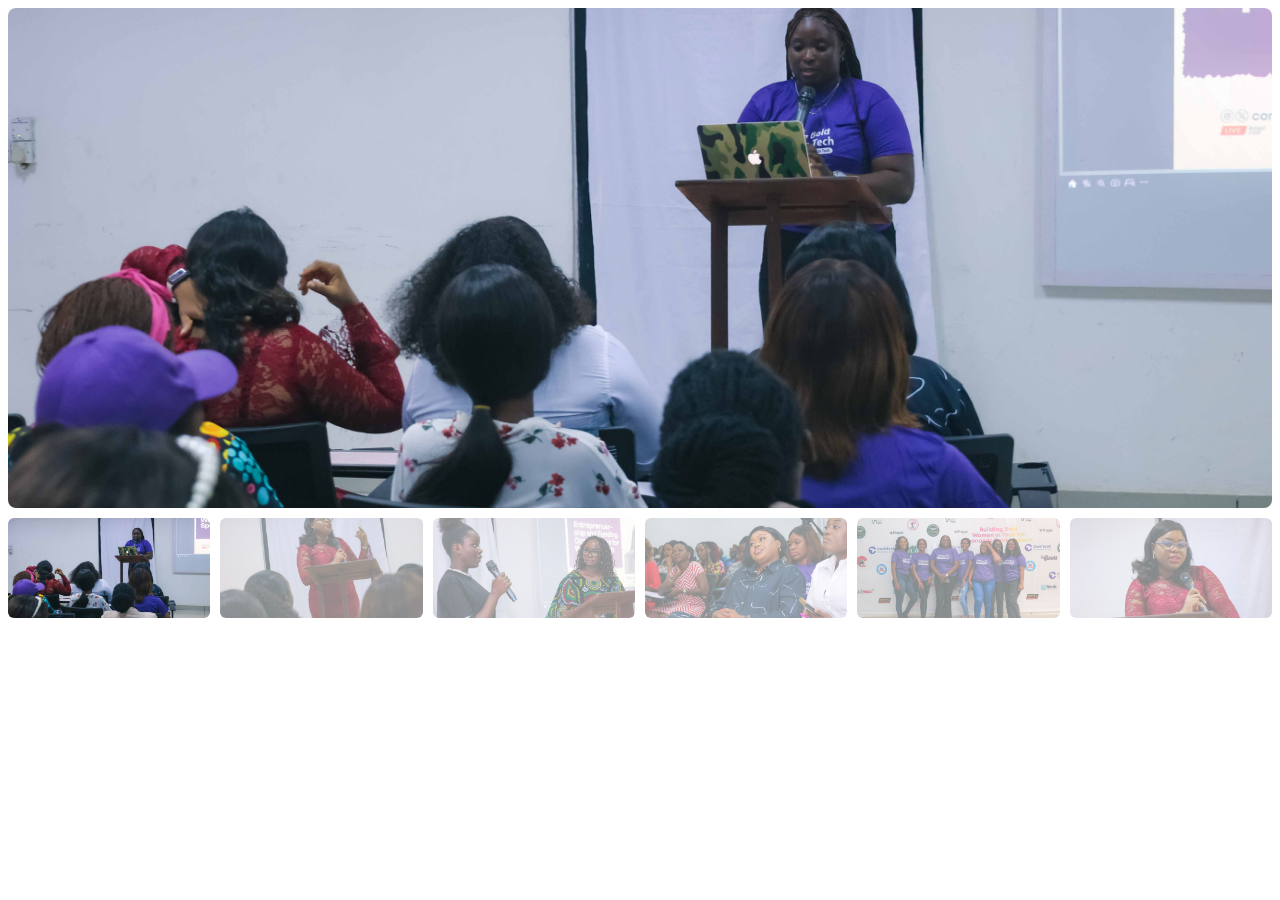
<file: test.html>
<!DOCTYPE html>
<html lang="en">
<head>
    <meta charset="UTF-8">
    <meta name="viewport" content="width=device-width, initial-scale=1.0">
    <title>TEST</title>
     <!-- Swiper CSS -->
<link
  rel="stylesheet"
  href="https://cdn.jsdelivr.net/npm/swiper@11/swiper-bundle.min.css"
/>
</head>
<body>
    <!-- CSS -->
<style>
.gallery-top {
  width: 100%;
  height: 500px;
}
.gallery-top img {
  width: 100%;
  height: 100%;
  object-fit: cover;
  border-radius: 8px;
}
.gallery-thumbs {
  height: 100px;
  padding: 10px 0;
}
.gallery-thumbs .swiper-slide {
  width: 100px;
  height: 100px;
  opacity: 0.5;
  cursor: pointer;
  transition: opacity 0.3s ease;
}
.gallery-thumbs .swiper-slide-thumb-active {
  opacity: 1;
}
.gallery-thumbs img {
  width: 100%;
  height: 100%;
  object-fit: cover;
  border-radius: 6px;
}
</style>
   

<div class="gallery-area fix">
  <div class="container-fluid p-0">
    <!-- Main Gallery -->
    <div class="swiper gallery-top">
      <div class="swiper-wrapper">
        <div class="swiper-slide">
          <img src="assets/img/gallery/gallery1.jpg" alt="Gallery 1" />
        </div>
        <div class="swiper-slide">
          <img src="assets/img/gallery/gallery22.jpg" alt="Gallery 2" />
        </div>
        <div class="swiper-slide">
          <img src="assets/img/gallery/gallery3.jpg" alt="Gallery 3" />
        </div>
        <div class="swiper-slide">
          <img src="assets/img/gallery/gallery4.jpg" alt="Gallery 4" />
        </div>
        <div class="swiper-slide">
          <img src="assets/img/gallery/gallery6.jpg" alt="Gallery 5" />
        </div>
        <div class="swiper-slide">
          <img src="assets/img/gallery/gallery2.jpg" alt="Gallery 6" />
        </div>
      </div>
    </div>

    <!-- Thumbnails -->
    <div class="swiper gallery-thumbs mt-3">
      <div class="swiper-wrapper">
        <div class="swiper-slide">
          <img src="assets/img/gallery/gallery1.jpg" alt="Thumb 1" />
        </div>
        <div class="swiper-slide">
          <img src="assets/img/gallery/gallery22.jpg" alt="Thumb 2" />
        </div>
        <div class="swiper-slide">
          <img src="assets/img/gallery/gallery3.jpg" alt="Thumb 3" />
        </div>
        <div class="swiper-slide">
          <img src="assets/img/gallery/gallery4.jpg" alt="Thumb 4" />
        </div>
        <div class="swiper-slide">
          <img src="assets/img/gallery/gallery6.jpg" alt="Thumb 5" />
        </div>
        <div class="swiper-slide">
          <img src="assets/img/gallery/gallery2.jpg" alt="Thumb 6" />
        </div>
      </div>
    </div>
  </div>
</div>

<!-- Swiper JS -->
<script src="https://cdn.jsdelivr.net/npm/swiper@11/swiper-bundle.min.js"></script>

<!-- Swiper Initialization -->
<script>
  // Thumbnails first
  const galleryThumbs = new Swiper(".gallery-thumbs", {
    spaceBetween: 10,
    slidesPerView: 6,
    freeMode: true,
    watchSlidesProgress: true,
    loop: true,
  });

  // Then main gallery
  const galleryTop = new Swiper(".gallery-top", {
    spaceBetween: 10,
    loop: true,
    autoplay: {
      delay: 3000,
      disableOnInteraction: false,
    },
    thumbs: {
      swiper: galleryThumbs,
    },
  });
</script>
</body>
</html>
</file>
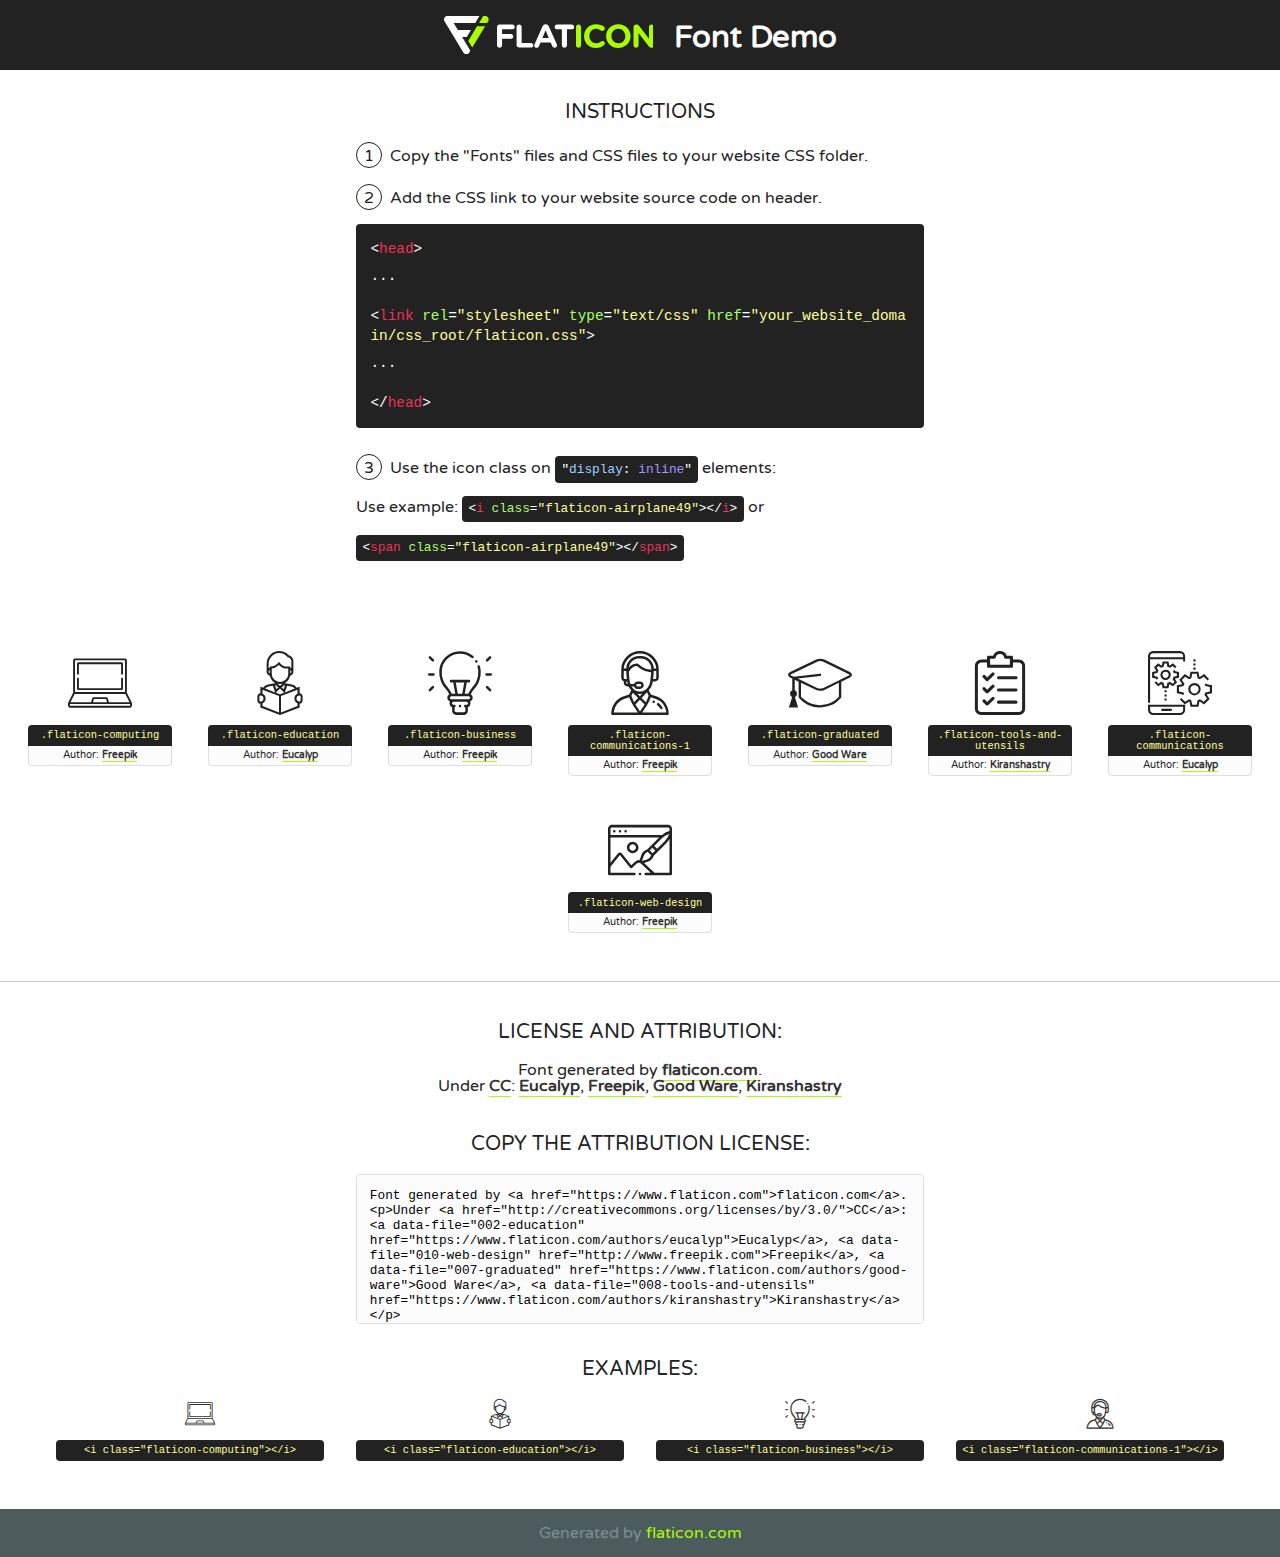
<file: assets/fonts/flaticon.html>
<!DOCTYPE html>
<!--
  Flaticon icon font: Flaticon
  Creation date: 05/05/2020 06:05
-->
<html>
<!DOCTYPE html>
<html>

<head>
    <title>Flaticon WebFont</title>
    <link href="http://fonts.googleapis.com/css?family=Varela+Round" rel="stylesheet" type="text/css" />
    <link rel="stylesheet" type="text/css" href="flaticon.css">
    <meta charset="UTF-8">
    <style>
    html, body, div, span, applet, object, iframe,
    h1, h2, h3, h4, h5, h6, p, blockquote, pre,
    a, abbr, acronym, address, big, cite, code,
    del, dfn, em, img, ins, kbd, q, s, samp,
    small, strike, strong, sub, sup, tt, var,
    b, u, i, center,
    dl, dt, dd, ol, ul, li,
    fieldset, form, label, legend,
    table, caption, tbody, tfoot, thead, tr, th, td,
    article, aside, canvas, details, embed, 
    figure, figcaption, footer, header, hgroup, 
    menu, nav, output, ruby, section, summary,
    time, mark, audio, video {
        margin: 0;
        padding: 0;
        border: 0;
        font-size: 100%;
        font: inherit;
        vertical-align: baseline;
    }
    /* HTML5 display-role reset for older browsers */
    article, aside, details, figcaption, figure, 
    footer, header, hgroup, menu, nav, section {
        display: block;
    }
    body {
        line-height: 1;
    }
    ol, ul {
        list-style: none;
    }
    blockquote, q {
        quotes: none;
    }
    blockquote:before, blockquote:after,
    q:before, q:after {
        content: '';
        content: none;
    }
    table {
        border-collapse: collapse;
        border-spacing: 0;
    }
    body {
        font-family: 'Varela Round', Helvetica, Arial, sans-serif;
        font-size: 16px;
        color: #222;
    }
    a {
        color: #333;
        border-bottom: 1px solid #a9fd00;
        font-weight: bold;
        text-decoration: none;
    }
    * {
        -moz-box-sizing: border-box;
        -webkit-box-sizing: border-box;
        box-sizing: border-box;
        margin: 0;
        padding: 0;
    }
    [class^="flaticon-"]:before, [class*=" flaticon-"]:before, [class^="flaticon-"]:after, [class*=" flaticon-"]:after {
        font-family: Flaticon;
        font-size: 30px;
        font-style: normal;
        margin-left: 20px;
        color: #333;
    }
    .wrapper {
        max-width: 600px;
        margin: auto;
        padding: 0 1em;
    }
    .title {
        font-size: 1.25em;
        text-align: center;
        margin-bottom: 1em;
        text-transform: uppercase;
    }
    header {
        text-align: center;
        background-color: #222;
        color: #fff;
        padding: 1em;
    }
    header .logo {
        width: 210px;
        height: 38px;
        display: inline-block;
        vertical-align: middle;
        margin-right: 1em;
        border: none;
    }
    header strong {
        font-size: 1.95em;
        font-weight: bold;
        vertical-align: middle;
        margin-top: 5px;
        display: inline-block;
    }
    .demo {
        margin: 2em auto;
        line-height: 1.25em;
    }
    .demo ul li {
        margin-bottom: 1em;
    }
    .demo ul li .num {
        color: #222;
        border-radius: 20px;
        display: inline-block;
        width: 26px;
        padding: 3px;
        height: 26px;
        text-align: center;
        margin-right: 0.5em;
        border: 1px solid #222;
    }
    .demo ul li code {
        background-color: #222;
        border-radius: 4px;
        padding: 0.25em 0.5em;
        display: inline-block;
        color: #fff;
        font-family: Consolas,Monaco,Lucida Console,Liberation Mono,DejaVu Sans Mono,Bitstream Vera Sans Mono,Courier New, monospace;
        font-weight: lighter;
        margin-top: 1em;
        font-size: 0.8em;
        word-break: break-all;
    }
    .demo ul li code.big {
        padding: 1em;
        font-size: 0.9em;
    }
    .demo ul li code .red {
        color: #EF3159;
    }
    .demo ul li code .green {
        color: #ACFF65;
    }
    .demo ul li code .yellow {
        color: #FFFF99;
    }
    .demo ul li code .blue {
        color: #99D3FF;
    }
    .demo ul li code .purple {
        color: #A295FF;
    }
    .demo ul li code .dots {
        margin-top: 0.5em;
        display: block;
    }
    #glyphs {
        border-bottom: 1px solid #ccc;
        padding: 2em 0;
        text-align: center;
    }
    .glyph {
        display: inline-block;
        width: 9em;
        margin: 1em;
        text-align: center;
        vertical-align: top;
        background: #FFF;
    }
    .glyph .glyph-icon {
        padding: 10px;
        display: block;
        font-family:"Flaticon";
        font-size: 64px;
        line-height: 1;
    }
    .glyph .glyph-icon:before {
        font-size: 64px;
        color: #222;
        margin-left: 0;
    }
    .class-name {
        font-size: 0.65em;
        background-color: #222;
        color: #fff;
        border-radius: 4px 4px 0 0;
        padding: 0.5em;
        color: #FFFF99;
        font-family: Consolas,Monaco,Lucida Console,Liberation Mono,DejaVu Sans Mono,Bitstream Vera Sans Mono,Courier New, monospace;
    }
    .author-name {
        font-size: 0.6em;
        background-color: #fcfcfd;
        border: 1px solid #DEDEE4;
        border-top: 0;
        border-radius: 0 0 4px 4px;
        padding: 0.5em;
    }
    .class-name:last-child {
        font-size: 10px;
        color:#888;
    }
    .class-name:last-child a {
        font-size: 10px;
        color:#555;
    }
    .class-name:last-child a:hover {
        color:#a9fd00;
    }
    .glyph > input {
        display: block;
        width: 100px;
        margin: 5px auto;
        text-align: center;
        font-size: 12px;
        cursor: text;
    }
    .glyph > input.icon-input {
        font-family:"Flaticon";
        font-size: 16px;
        margin-bottom: 10px;
    }
    .attribution .title {
        margin-top: 2em;
    }
    .attribution textarea {
        background-color: #fcfcfd;
        padding: 1em;
        border: none;
        box-shadow: none;
        border: 1px solid #DEDEE4;
        border-radius: 4px;
        resize: none;
        width: 100%;
        height: 150px;
        font-size: 0.8em;
        font-family: Consolas,Monaco,Lucida Console,Liberation Mono,DejaVu Sans Mono,Bitstream Vera Sans Mono,Courier New, monospace;
        -webkit-appearance: none;
    }
    .iconsuse {
        margin: 2em auto;
        text-align: center;
        max-width: 1200px;
    }
    .iconsuse:after {
        content: '';
        display: table;
        clear: both;
    }
    .iconsuse .image {
        float: left;
        width: 25%;
        padding: 0 1em;
    }
    .iconsuse .image p {
        margin-bottom: 1em;
    }
    .iconsuse .image span {
        display: block;
        font-size: 0.65em;
        background-color: #222;
        color: #fff;
        border-radius: 4px;
        padding: 0.5em;
        color: #FFFF99;
        margin-top: 1em;
        font-family: Consolas,Monaco,Lucida Console,Liberation Mono,DejaVu Sans Mono,Bitstream Vera Sans Mono,Courier New, monospace;
    }
    #footer {
        text-align: center;
        background-color: #4C5B5C;
        color: #7c9192;
        padding: 1em;
    }
    #footer a {
        border: none;
        color: #a9fd00;
        font-weight: normal;
    }
    @media (max-width: 960px) {
        .iconsuse .image {
            width: 50%;
        }
    }
    @media (max-width: 560px) {
        .iconsuse .image {
            width: 100%;
        }
    }
    </style>
</head>

<body class="characters-off">

    <header>
        <a href="https://www.flaticon.com" target="_blank" class="logo">
            <svg version="1.1" xmlns="http://www.w3.org/2000/svg" xmlns:xlink="http://www.w3.org/1999/xlink" xmlns:a="http://ns.adobe.com/AdobeSVGViewerExtensions/3.0/" viewBox="0 0 560.875 102.036" enable-background="new 0 0 560.875 102.036" xml:space="preserve">
                <defs>
                </defs>
                <g>
                    <g class="letters">
                        <path fill="#ffffff" d="M141.596,29.675c0-3.777,2.985-6.767,6.764-6.767h34.438c3.426,0,6.15,2.728,6.15,6.15
                        c0,3.43-2.724,6.149-6.15,6.149h-27.674v13.091h23.719c3.429,0,6.151,2.724,6.151,6.15c0,3.43-2.723,6.149-6.151,6.149h-23.719
                        v17.574c0,3.773-2.986,6.761-6.764,6.761c-3.779,0-6.764-2.989-6.764-6.761V29.675z"></path>
                        <path fill="#ffffff" d="M193.844,29.149c0-3.781,2.985-6.767,6.764-6.767c3.776,0,6.763,2.985,6.763,6.767v42.957h25.039
                        c3.426,0,6.149,2.726,6.149,6.153c0,3.425-2.723,6.15-6.149,6.15h-31.802c-3.779,0-6.764-2.986-6.764-6.768V29.149z"></path>
                        <path fill="#ffffff" d="M241.891,75.71l21.438-48.407c1.492-3.341,4.215-5.357,7.906-5.357h0.792
                        c3.686,0,6.323,2.017,7.815,5.357l21.439,48.407c0.436,0.967,0.701,1.845,0.701,2.723c0,3.602-2.809,6.501-6.414,6.501
                        c-3.161,0-5.269-1.845-6.499-4.655l-4.132-9.661h-27.059l-4.301,10.102c-1.144,2.631-3.426,4.214-6.237,4.214
                        c-3.517,0-6.24-2.81-6.24-6.325C241.1,77.64,241.451,76.677,241.891,75.71z M279.932,58.666l-8.521-20.297l-8.526,20.297H279.932
                        z"></path>
                        <path fill="#ffffff" d="M314.864,35.387H301.86c-3.429,0-6.239-2.813-6.239-6.238c0-3.429,2.811-6.24,6.239-6.24h39.533
                        c3.426,0,6.237,2.811,6.237,6.24c0,3.425-2.811,6.238-6.237,6.238h-13.001v42.785c0,3.773-2.99,6.761-6.764,6.761
                        c-3.779,0-6.764-2.989-6.764-6.761V35.387z"></path>
                        <path fill="#A9FD00" d="M352.615,29.149c0-3.781,2.985-6.767,6.767-6.767c3.774,0,6.761,2.985,6.761,6.767v49.024
                        c0,3.773-2.987,6.761-6.761,6.761c-3.781,0-6.767-2.989-6.767-6.761V29.149z"></path>
                        <path fill="#A9FD00" d="M374.132,53.836v-0.179c0-17.481,13.178-31.801,32.065-31.801c9.22,0,15.459,2.458,20.557,6.238
                        c1.402,1.054,2.637,2.985,2.637,5.357c0,3.692-2.985,6.59-6.681,6.59c-1.845,0-3.071-0.702-4.044-1.319
                        c-3.776-2.813-7.729-4.393-12.562-4.393c-10.364,0-17.831,8.611-17.831,19.154v0.173c0,10.542,7.291,19.329,17.831,19.329
                        c5.715,0,9.492-1.756,13.359-4.834c1.049-0.874,2.458-1.491,4.039-1.491c3.429,0,6.325,2.813,6.325,6.236
                        c0,2.106-1.056,3.78-2.282,4.834c-5.539,4.834-12.036,7.733-21.878,7.733C387.572,85.464,374.132,71.493,374.132,53.836z"></path>
                        <path fill="#A9FD00" d="M433.009,53.836v-0.179c0-17.481,13.79-31.801,32.766-31.801c18.981,0,32.592,14.143,32.592,31.628v0.173
                        c0,17.483-13.785,31.807-32.769,31.807C446.625,85.464,433.009,71.32,433.009,53.836z M484.224,53.836v-0.179
                        c0-10.539-7.725-19.326-18.626-19.326c-10.893,0-18.449,8.611-18.449,19.154v0.173c0,10.542,7.73,19.329,18.626,19.329
                        C476.676,72.986,484.224,64.378,484.224,53.836z"></path>
                        <path fill="#A9FD00" d="M506.233,29.321c0-3.774,2.99-6.763,6.767-6.763h1.401c3.252,0,5.183,1.583,7.029,3.953l26.093,34.265
                        V29.059c0-3.692,2.99-6.677,6.681-6.677c3.683,0,6.671,2.985,6.671,6.677v48.934c0,3.78-2.987,6.765-6.764,6.765h-0.436
                        c-3.257,0-5.188-1.581-7.034-3.953l-27.056-35.492v32.944c0,3.687-2.985,6.676-6.678,6.676c-3.683,0-6.673-2.989-6.673-6.676
                        V29.321z"></path>
                    </g>
                    <g class="insignia">
                        <path fill="#ffffff" d="M48.372,56.137h12.517l11.156-18.537H37.186L25.688,18.539h57.825L94.668,0H9.271
                        C5.925,0,2.842,1.801,1.198,4.716c-1.644,2.907-1.593,6.482,0.134,9.343l50.38,83.501c1.678,2.781,4.689,4.476,7.938,4.476
                        c3.246,0,6.257-1.695,7.935-4.476l2.898-4.804L48.372,56.137z"></path>
                        <g class="i">
                            <path fill="#A9FD00" d="M93.575,18.539h0.031v0.004l21.652,0.004l2.705-4.488c1.727-2.861,1.778-6.436,0.133-9.343
                            C116.454,1.801,113.371,0,110.026,0h-5.294L93.575,18.539z"></path>
                            <polygon fill="#A9FD00" points="88.291,27.356 64.725,66.486 75.519,84.404 109.942,27.356"></polygon>
                        </g>
                    </g>
                </g>
            </svg>
        </a>
        <strong>Font Demo</strong>
    </header>


    <section class="demo wrapper">

        <p class="title">Instructions</p>

        <ul>
            <li>
                <span class="num">1</span>Copy the "Fonts" files and CSS files to your website CSS folder.
            </li>
            <li>
                <span class="num">2</span>Add the CSS link to your website source code on header.
                <code class="big">
                    &lt;<span class="red">head</span>&gt;
                    <br/><span class="dots">...</span>
                    <br/>&lt;<span class="red">link</span> <span class="green">rel</span>=<span class="yellow">"stylesheet"</span> <span class="green">type</span>=<span class="yellow">"text/css"</span> <span class="green">href</span>=<span class="yellow">"your_website_domain/css_root/flaticon.css"</span>&gt;
                    <br/><span class="dots">...</span>
                    <br/>&lt;/<span class="red">head</span>&gt;
                </code>
            </li>

            <li>
                <p>
                    <span class="num">3</span>Use the icon class on <code>"<span class="blue">display</span>:<span class="purple"> inline</span>"</code> elements:
                    <br />
                    Use example: <code>&lt;<span class="red">i</span> <span class="green">class</span>=<span class="yellow">&quot;flaticon-airplane49&quot;</span>&gt;&lt;/<span class="red">i</span>&gt;</code> or <code>&lt;<span class="red">span</span> <span class="green">class</span>=<span class="yellow">&quot;flaticon-airplane49&quot;</span>&gt;&lt;/<span class="red">span</span>&gt;</code>
            </li>
        </ul>

    </section>




   <section id="glyphs">          
    
      
        <div class="glyph"><div class="glyph-icon flaticon-computing"></div>
            <div class="class-name">.flaticon-computing</div>
            <div class="author-name">Author: <a data-file="001-computing" href="http://www.freepik.com">Freepik</a> </div> 
        </div>        
        
        <div class="glyph"><div class="glyph-icon flaticon-education"></div>
            <div class="class-name">.flaticon-education</div>
            <div class="author-name">Author: <a data-file="002-education" href="https://www.flaticon.com/authors/eucalyp">Eucalyp</a> </div> 
        </div>        
        
        <div class="glyph"><div class="glyph-icon flaticon-business"></div>
            <div class="class-name">.flaticon-business</div>
            <div class="author-name">Author: <a data-file="005-business" href="http://www.freepik.com">Freepik</a> </div> 
        </div>        
        
        <div class="glyph"><div class="glyph-icon flaticon-communications-1"></div>
            <div class="class-name">.flaticon-communications-1</div>
            <div class="author-name">Author: <a data-file="006-communications-1" href="http://www.freepik.com">Freepik</a> </div> 
        </div>        
        
        <div class="glyph"><div class="glyph-icon flaticon-graduated"></div>
            <div class="class-name">.flaticon-graduated</div>
            <div class="author-name">Author: <a data-file="007-graduated" href="https://www.flaticon.com/authors/good-ware">Good Ware</a> </div> 
        </div>        
        
        <div class="glyph"><div class="glyph-icon flaticon-tools-and-utensils"></div>
            <div class="class-name">.flaticon-tools-and-utensils</div>
            <div class="author-name">Author: <a data-file="008-tools-and-utensils" href="https://www.flaticon.com/authors/kiranshastry">Kiranshastry</a> </div> 
        </div>        
        
        <div class="glyph"><div class="glyph-icon flaticon-communications"></div>
            <div class="class-name">.flaticon-communications</div>
            <div class="author-name">Author: <a data-file="009-communications" href="https://www.flaticon.com/authors/eucalyp">Eucalyp</a> </div> 
        </div>        
        
        <div class="glyph"><div class="glyph-icon flaticon-web-design"></div>
            <div class="class-name">.flaticon-web-design</div>
            <div class="author-name">Author: <a data-file="010-web-design" href="http://www.freepik.com">Freepik</a> </div> 
        </div>        
        

    </section>



    <section class="attribution wrapper"   style="text-align:center;">

      <div class="title">License and attribution:</div><div class="attrDiv">Font generated by <a href="https://www.flaticon.com">flaticon.com</a>. <div><p>Under <a href="http://creativecommons.org/licenses/by/3.0/">CC</a>: <a data-file="002-education" href="https://www.flaticon.com/authors/eucalyp">Eucalyp</a>, <a data-file="010-web-design" href="http://www.freepik.com">Freepik</a>, <a data-file="007-graduated" href="https://www.flaticon.com/authors/good-ware">Good Ware</a>, <a data-file="008-tools-and-utensils" href="https://www.flaticon.com/authors/kiranshastry">Kiranshastry</a></p>  </div>
      </div>
      <div class="title">Copy the Attribution License:</div>

    <textarea onclick="this.focus();this.select();">Font generated by &lt;a href=&quot;https://www.flaticon.com&quot;&gt;flaticon.com&lt;/a&gt;. <p>Under <a href="http://creativecommons.org/licenses/by/3.0/">CC</a>: <a data-file="002-education" href="https://www.flaticon.com/authors/eucalyp">Eucalyp</a>, <a data-file="010-web-design" href="http://www.freepik.com">Freepik</a>, <a data-file="007-graduated" href="https://www.flaticon.com/authors/good-ware">Good Ware</a>, <a data-file="008-tools-and-utensils" href="https://www.flaticon.com/authors/kiranshastry">Kiranshastry</a></p>  
     </textarea>

    </section>

    <section class="iconsuse">

          <div class="title">Examples:</div>            
             
            <div class="image">
                <p>
                    <i class="glyph-icon flaticon-computing"></i> 
                    <span>&lt;i class=&quot;flaticon-computing&quot;&gt;&lt;/i&gt;</span>
                </p>
            </div>
            
            <div class="image">
                <p>
                    <i class="glyph-icon flaticon-education"></i> 
                    <span>&lt;i class=&quot;flaticon-education&quot;&gt;&lt;/i&gt;</span>
                </p>
            </div>
            
            <div class="image">
                <p>
                    <i class="glyph-icon flaticon-business"></i> 
                    <span>&lt;i class=&quot;flaticon-business&quot;&gt;&lt;/i&gt;</span>
                </p>
            </div>
            
            <div class="image">
                <p>
                    <i class="glyph-icon flaticon-communications-1"></i> 
                    <span>&lt;i class=&quot;flaticon-communications-1&quot;&gt;&lt;/i&gt;</span>
                </p>
            </div>
                       
        </div>
                            
    </section>

<div id="footer">
    <div>Generated by <a href="https://www.flaticon.com">flaticon.com</a>
    </div>
</div>



</body>
</html>
</file>
<file: assets/css/flaticon.css>
/*
  	Flaticon icon font: Flaticon
  	Creation date: 05/05/2020 06:05
  	*/

@font-face {
  font-family: "Flaticon";
  src: url("../fonts/Flaticon.eot");
  src: url("../fonts/Flaticon.eot?#iefix") format("embedded-opentype"),
       url("../fonts/Flaticon.woff2") format("woff2"),
       url("../fonts/Flaticon.woff") format("woff"),
       url("../fonts/Flaticon.ttf") format("truetype"),
       url("../fonts/Flaticon.svg#Flaticon") format("svg");
  font-weight: normal;
  font-style: normal;
}

@media screen and (-webkit-min-device-pixel-ratio:0) {
  @font-face {
    font-family: "Flaticon";
    src: url("../fonts/Flaticon.svg#Flaticon") format("svg");
  }
}

[class^="flaticon-"]:before, [class*=" flaticon-"]:before,
[class^="flaticon-"]:after, [class*=" flaticon-"]:after {   
  font-family: Flaticon;
font-style: normal;
}

.flaticon-computing:before { content: "\f100"; }
.flaticon-education:before { content: "\f101"; }
.flaticon-business:before { content: "\f102"; }
.flaticon-communications-1:before { content: "\f103"; }
.flaticon-graduated:before { content: "\f104"; }
.flaticon-tools-and-utensils:before { content: "\f105"; }
.flaticon-communications:before { content: "\f106"; }
.flaticon-web-design:before { content: "\f107"; }
</file>
<file: assets/css/gijgo.css>
.gj-button {
    background-color: #f5f5f5;
    border: 1px solid #ddd;
    color: #000;
    border-radius: 3px;
    padding: 6px 10px;
    cursor: pointer;
}

.gj-unselectable {
    -webkit-touch-callout: none;
    -webkit-user-select: none;
    -khtml-user-select: none;
    -moz-user-select: none;
    -ms-user-select: none;
    user-select: none;
}

.gj-row {
    display: -webkit-box;
    display: -ms-flexbox;
    display: flex;
    -ms-flex-wrap: wrap;
    flex-wrap: wrap;
}

.gj-margin-left-5 {
    margin-left: 5px;
}

.gj-margin-left-10 {
    margin-left: 10px;
}

.gj-width-full {
    width: 100%;
}

.gj-cursor-pointer {
    cursor: pointer;
}

.gj-text-align-center {
    text-align: center;
}

.gj-font-size-16 {
    font-size: 16px;
}

.gj-hidden {
    display: none;
}

/** Material Design */
.gj-button-md {
    background: 0 0;
    border: none;
    border-radius: 2px;
    color: rgba(0, 0, 0, 0.87);
    position: relative;
    height: 36px;
    margin: 0;
    min-width: 64px;
    padding: 0 16px;
    display: inline-block;
    font-family: "Roboto","Helvetica","Arial",sans-serif;
    font-size: 1rem;
    font-weight: 500;
    text-transform: uppercase;
    letter-spacing: 0;
    overflow: hidden;
    will-change: box-shadow;
    transition: box-shadow .2s cubic-bezier(.4,0,1,1),background-color .2s cubic-bezier(.4,0,.2,1),color .2s cubic-bezier(.4,0,.2,1);
    outline: none;
    cursor: pointer;
    text-decoration: none;
    text-align: center;
    line-height: 36px;
    vertical-align: middle;
    overflow: hidden;
    -webkit-user-select: none;
    -moz-user-select: none;
    -ms-user-select: none;
    user-select: none;
}

.gj-button-md:hover {
    background-color: rgba(158,158,158,.2);
}

.gj-button-md:disabled {
    color: rgba(0,0,0,.26);
    background: 0 0;
}

.gj-button-md .material-icons,
.gj-button-md .gj-icon {
    vertical-align: middle;
    /*font-size: 1.3rem;
    margin-right: 4px;*/
}

.gj-button-md.gj-button-md-icon {
    width: 24px;
    height: 31px;
    min-width: 24px;
    padding: 0px;
    display: table;
}

.gj-button-md.gj-button-md-icon .material-icons,
.gj-button-md.gj-button-md-icon .gj-icon {
    display: table-cell;
    margin-right: 0px;
    width: 24px;
    height: 24px;
}

.gj-button-md.active {
    background-color: rgba(158,158,158,.4);
}

.gj-button-md-group {
    position: relative;
    display: inline-block;
    vertical-align: middle;
}
.gj-textbox-md {
	/* border: none; */
	/* border-bottom: 1px solid rgba(0,0,0,.42); */
	display: block;
	font-family: "Helvetica","Arial",sans-serif;
	font-size: 16px;
	line-height: 16px;
	/* padding: 4px 0px; */
	margin: 0;
	/* width: 100%; */
	background: 0 0;
	/* text-align: ; */
	color: rgba(0,0,0,.87);
	padding-left: 44px;
	border: 1px solid #dca73a;
	/* padding: 15px 15px; */
	/* text-align: center; */
	width: 177px;
	height: 55px;
	border-radius: 5px;
}
.gj-textbox-md:focus,
.gj-textbox-md:active {
    /* border-bottom: 2px solid rgba(0,0,0,.42); */
    outline: none;
}

.gj-textbox-md::placeholder {
    color: #8e8e8e;
}

.gj-textbox-md:-ms-input-placeholder {
    color: #8e8e8e;
}

.gj-textbox-md::-ms-input-placeholder {
    color: #8e8e8e;
}

.gj-md-spacer-24 {
    min-width: 24px;
    width: 24px;
    display: inline-block;
}

.gj-md-spacer-32 {
    min-width: 32px;
    width: 32px;
    display: inline-block;
}

.gj-modal {
    position: fixed;
    top: 0;
    right: 0;
    bottom: 0;
    left: 0;
    z-index: 1203;
    display: none;
    overflow: hidden;
    -webkit-overflow-scrolling: touch;
    outline: 0;
    background-color: rgba(0, 0, 0, 0.54118);
    transition: 200ms ease opacity;
    will-change: opacity;
}

/* List */
ul.gj-list li [data-role="wrapper"] {
    display: table;
    width: 100%;
}

ul.gj-list li [data-role="checkbox"] {
    display: table-cell;
    vertical-align:middle;
    text-align:center;
}

ul.gj-list li [data-role="image"] {
    display: table-cell;
    vertical-align:middle;
    text-align:center;
}

ul.gj-list li [data-role="display"] {
    display: table-cell;
    vertical-align:middle;
    cursor: pointer;
}

ul.gj-list li [data-role="display"]:empty:before {
  content: "\200b"; /* unicode zero width space character */
}

/* List - Bootstrap */
ul.gj-list-bootstrap {
    padding-left: 0px;
    margin-bottom: 0px;
}

ul.gj-list-bootstrap li {
    padding: 0px;
}

ul.gj-list-bootstrap li [data-role="wrapper"] {
    padding: 0px 10px;
}

ul.gj-list-bootstrap li [data-role="checkbox"] {
    width: 24px;
    padding: 3px;
}

ul.gj-list-bootstrap li [data-role="image"] {
    width: 24px;
    height: 24px;
}

ul.gj-list-bootstrap li [data-role="display"] {
    padding: 8px 0px 8px 4px;
}

.list-group-item.active ul li, .list-group-item.active:focus ul li, .list-group-item.active:hover ul li {
    text-shadow: none;
    color:initial;
}

/* List - Material Design */
ul.gj-list-md {
    padding: 0px;
    list-style: none;
    list-style-type: none;
    line-height: 24px;
    letter-spacing: 0;
    color: #616161; /* Gray 700 */
}

ul.gj-list-md li {
    display: list-item;
    list-style-type: none;
    padding: 0px;
    min-height: unset;
    box-sizing: border-box;
    align-items: center;
    cursor: default;
    overflow: hidden;

    font-family: "Roboto","Helvetica","Arial",sans-serif;
    font-size: 16px;
    font-weight: 400;
    letter-spacing: .04em;
    line-height: 1;
    
    -webkit-flex-direction: row;
    -ms-flex-direction: row;
    flex-direction: row;
    -webkit-flex-wrap: nowrap;
    -ms-flex-wrap: nowrap;
    flex-wrap: nowrap;
}

ul.gj-list-md li [data-role="checkbox"] {
    height: 24px;
    width: 24px;
}

ul.gj-list-md li [data-role="image"] {
    height: 24px;
    width: 24px;
}

ul.gj-list-md li [data-role="display"] {
    padding: 8px 0px 8px 5px;
    order: 0;
    flex-grow: 2;
    text-decoration: none;
    box-sizing: border-box;
    align-items: center;
    text-align: left;
    color: rgba(0,0,0,.87);
}

ul.gj-list-md li.disabled>[data-role="wrapper"]>[data-role="display"] {
    color: #9E9E9E; /* Gray 500 */
}

.gj-list-md-active {
    background: #e0e0e0;
    color: #3f51b5;
}


/* Picker */
.gj-picker {
    position: absolute;
    z-index: 1203;
    background-color: #fff;
}

.gj-picker .selected {
    color: #fff;
}

/* Material Design */
.gj-picker-md {
    font-family: "Roboto","Helvetica","Arial",sans-serif;
    font-size: 16px;
    font-weight: 400;
    letter-spacing: .04em;
    line-height: 1;
    color: rgba(0,0,0,.87);
    border: 1px solid #E0E0E0;
}

.gj-modal .gj-picker-md {
    border: 0px;
}

.gj-picker-md [role="header"] {
    color: rgba(255, 255, 255, 0.54);
    display: flex;
    background: #2196f3;
    align-items: baseline;
    user-select: none;
    justify-content: center;
}

.gj-picker-md [role="footer"] {
    float: right;
    padding: 10px;
}

.gj-picker-md [role="footer"] button.gj-button-md {
    color: #2196f3;
    font-weight: bold;
    font-size: 13px;
}

/* Bootstrap */
.gj-picker-bootstrap {
    border-radius: 4px;
    border: 1px solid #E0E0E0;
}

.gj-picker-bootstrap .selected {
    color: #888;
}

.gj-picker-bootstrap [role="header"] {
    background: #eee;
    color: #AAA;
}
@font-face {
    font-family: 'gijgo-material';
    src: url('../fonts/gijgo-material.eot?235541');
    src: url('../fonts/gijgo-material.eot?235541#iefix') format('embedded-opentype'), url('../fonts/gijgo-material.ttf?235541') format('truetype'), url('../fonts/gijgo-material.woff?235541') format('woff'), url('../fonts/gijgo-material.svg?235541#gijgo-material') format('svg');
    font-weight: normal;
    font-style: normal;
}

.gj-icon {
    /* use !important to prevent issues with browser extensions that change fonts */
    font-family: 'gijgo-material' !important;
    font-size: 24px;
    speak: none;
    font-style: normal;
    font-weight: normal;
    font-variant: normal;
    text-transform: none;
    line-height: 1;
    /* Enable Ligatures ================ */
    letter-spacing: 0;
    -webkit-font-feature-settings: "liga";
    -moz-font-feature-settings: "liga=1";
    -moz-font-feature-settings: "liga";
    -ms-font-feature-settings: "liga" 1;
    font-feature-settings: "liga";
    -webkit-font-variant-ligatures: discretionary-ligatures;
    font-variant-ligatures: discretionary-ligatures;
    /* Better Font Rendering =========== */
    -webkit-font-smoothing: antialiased;
    -moz-osx-font-smoothing: grayscale;
}

.gj-icon.undo:before {
    content: "\e900";
}

.gj-icon.vertical-align-top:before {
    content: "\e901";
}

.gj-icon.vertical-align-center:before {
    content: "\e902";
}

.gj-icon.vertical-align-bottom:before {
    content: "\e903";
}

.gj-icon.arrow-dropup:before {
    content: "\e904";
}

.gj-icon.clock:before {
    content: "\e905";
}

.gj-icon.refresh:before {
    content: "\e906";
}

.gj-icon.last-page:before {
    content: "\e907";
}

.gj-icon.first-page:before {
    content: "\e908";
}

.gj-icon.cancel:before {
    content: "\e909";
}

.gj-icon.clear:before {
    content: "\e90a";
}

.gj-icon.check-circle:before {
    content: "\e90b";
}

.gj-icon.delete:before {
    content: "\e90c";
}

.gj-icon.arrow-upward:before {
    content: "\e90d";
}

.gj-icon.arrow-forward:before {
    content: "\e90e";
}

.gj-icon.arrow-downward:before {
    content: "\e90f";
}

.gj-icon.arrow-back:before {
    content: "\e910";
}

.gj-icon.list-numbered:before {
    content: "\e911";
}

.gj-icon.list-bulleted:before {
    content: "\e912";
}

.gj-icon.indent-increase:before {
    content: "\e913";
}

.gj-icon.indent-decrease:before {
    content: "\e914";
}

.gj-icon.redo:before {
    content: "\e915";
}

.gj-icon.align-right:before {
    content: "\e916";
}

.gj-icon.align-left:before {
    content: "\e917";
}

.gj-icon.align-justify:before {
    content: "\e918";
}

.gj-icon.align-center:before {
    content: "\e919";
}

.gj-icon.strikethrough:before {
    content: "\e91a";
}

.gj-icon.italic:before {
    content: "\e91b";
}

.gj-icon.underlined:before {
    content: "\e91c";
}

.gj-icon.bold:before {
    content: "\e91d";
}

.gj-icon.arrow-dropdown:before {
    content: "\e91e";
}

.gj-icon.done:before {
    content: "\e91f";
}

.gj-icon.pencil:before {
    content: "\e920";
}

.gj-icon.minus:before {
    content: "\e921";
}

.gj-icon.plus:before {
    content: "\e922";
}

.gj-icon.chevron-up:before {
    content: "\e923";
}

.gj-icon.chevron-right:before {
    content: "\e924";
}

.gj-icon.chevron-down:before {
    content: "\e925";
}

.gj-icon.chevron-left:before {
    content: "\e926";
}

.gj-icon.event:before {
    content: "\e927";
}
.gj-draggable {
    cursor: move;
}
.gj-resizable-handle {
    position: absolute;
    font-size: 0.1px;
    display: block;
    -ms-touch-action: none;
    touch-action: none;
    z-index: 1203;
}

.gj-resizable-n {
    cursor: n-resize;
    height: 7px;
    width: 100%;
    top: -5px;
    left: 0;
}
.gj-resizable-e {
    cursor: e-resize;
    width: 7px;
    right: -5px;
    top: 0;
    height: 100%;
}
.gj-resizable-s {
    cursor: s-resize;
    height: 7px;
    width: 100%;
    bottom: -5px;
    left: 0;
}
.gj-resizable-w {
	cursor: w-resize;
	width: 7px;
	left: -5px;
	top: 0;
	height: 100%;
}
.gj-resizable-se {
	cursor: se-resize;
	width: 12px;
	height: 12px;
	right: 1px;
	bottom: 1px;
}
.gj-resizable-sw {
	cursor: sw-resize;
	width: 9px;
	height: 9px;
	left: -5px;
	bottom: -5px;
}
.gj-resizable-nw {
	cursor: nw-resize;
	width: 9px;
	height: 9px;
	left: -5px;
	top: -5px;
}
.gj-resizable-ne {
	cursor: ne-resize;
	width: 9px;
	height: 9px;
	right: -5px;
	top: -5px;
}

.gj-dialog-footer {
    position: absolute;
    bottom: 0px;
    width: 100%;
    margin-top: 0px;
}

.gj-dialog-scrollable [data-role="body"] {
    overflow-x: hidden;
    overflow-y: scroll;
}

/** Bootstrap 3 **/
.gj-dialog-bootstrap {
    overflow: hidden;
    z-index: 1202;
}

.gj-dialog-bootstrap [data-role="title"] {
    display: inline;
}
.gj-dialog-bootstrap [data-role="close"] {
    line-height: 1.42857143;
}

/** Bootstrap 4 **/
.gj-dialog-bootstrap4 {
    overflow: hidden;
    z-index: 1202;
}

.gj-dialog-bootstrap4 [data-role="title"] {
    display: inline;
}
.gj-dialog-bootstrap4 [data-role="close"] {
    line-height: 1.5;
}

/** Material Design **/
.gj-dialog-md {
    background-color: #FFF;
    overflow: hidden;
    border: none;
    box-shadow: 0 11px 15px -7px rgba(0,0,0,.2), 0 24px 38px 3px rgba(0,0,0,.14), 0 9px 46px 8px rgba(0,0,0,.12);
    box-sizing: border-box;
    position: relative;
    display: -webkit-box;
    display: -webkit-flex;
    display: -ms-flexbox;
    display: flex;
    -webkit-box-orient: vertical;
    -webkit-box-direction: normal;
    -webkit-flex-direction: column;
    -ms-flex-direction: column;
    flex-direction: column;
    -webkit-background-clip: padding-box;
    background-clip: padding-box;
    outline: 0;
    z-index: 1202;
}

.gj-dialog-md-header {
    padding: 24px 24px 0px 24px;
    font-family: "Roboto","Helvetica","Arial",sans-serif;
}

.gj-dialog-md-title {
    margin: 0;
    font-weight: 400;
    display: inline;
    line-height: 28px;
    font-size: 20px;
}

.gj-dialog-md-close {
    -webkit-appearance: none;
    padding: 0;
    cursor: pointer;
    background: 0 0;
    border: 0;
    float: right;
    line-height: 28px;
    font-size: 28px;
}

.gj-dialog-md-body {
    padding: 20px 24px 24px 24px;
    color: rgba(0,0,0,.54);
    font-family: "Helvetica","Arial",sans-serif;
    font-size: 14px;
    font-weight: 400;
    line-height: 20px;
}

.gj-dialog-md-footer {
    padding: 8px 8px 8px 24px;
    display: -webkit-flex;
    display: -ms-flexbox;
    display: flex;
    -webkit-flex-direction: row-reverse;
    -ms-flex-direction: row-reverse;
    flex-direction: row-reverse;
    -webkit-flex-wrap: wrap;
    -ms-flex-wrap: wrap;
    flex-wrap: wrap;

    box-sizing: border-box;
}

.gj-dialog-md-footer>*:first-child {
    margin-right: 0;
}

.gj-dialog-md-footer>* {
    margin-right: 8px;
    height: 36px;
}
DIV.gj-grid-wrapper {
    margin: auto;
    position: relative;
    clear:both;
    z-index: 1;
}

TABLE.gj-grid {
    margin: auto;    
    border-collapse: collapse;
    width: 100%;
    table-layout: fixed;
}

TABLE.gj-grid THEAD TH [data-role="selectAll"] {
    margin: auto;
}

TABLE.gj-grid THEAD TH [data-role="title"] {
    display: inline-block;
}

TABLE.gj-grid THEAD TH [data-role="sorticon"] {
    display: inline-block;
}

TABLE.gj-grid THEAD TH {
    overflow: hidden;
    text-overflow: ellipsis;
}

TABLE.gj-grid.autogrow-header-row THEAD TH {
    overflow: auto;
    text-overflow: initial;
    white-space: pre-wrap;
    -ms-word-break: break-word;
    word-break: break-word;
}

TABLE.gj-grid > tbody > tr > td {
    overflow: hidden;
    position: relative;
}

table.gj-grid tbody div[data-role="display"] {
    vertical-align: middle;
    text-indent: 0;
    white-space: pre-wrap;
    -ms-word-break: break-word;
    word-break: break-word;
}

table.gj-grid.fixed-body-rows tbody div[data-role="display"] {
    overflow: hidden;
    text-overflow: ellipsis;
    white-space: nowrap;
    -ms-word-break: initial;
    word-break: initial;
}

table.gj-grid tfoot DIV[data-role="display"] {
    vertical-align: middle;
    text-indent: 0;
    display: flex;
}

TABLE.gj-grid .fa {
    padding: 2px;
}

TABLE.gj-grid > tbody > tr > td > div {
    padding: 2px;
    overflow: hidden;
}

DIV.gj-grid-wrapper DIV.gj-grid-loading-cover
{
    background: #BBBBBB;
    opacity: 0.5;
    position: absolute;
    vertical-align: middle;
}

DIV.gj-grid-wrapper DIV.gj-grid-loading-text
{
    position: absolute;
    font-weight: bold;
}

/* Bootstrap Theme */
table.gj-grid-bootstrap thead th {
    background-color: #f5f5f5;
    vertical-align:middle;
}

table.gj-grid-bootstrap thead th [data-role="sorticon"] {
    margin-left: 5px;
}

table.gj-grid-bootstrap thead th [data-role="sorticon"] i.gj-icon,
table.gj-grid-bootstrap thead th [data-role="sorticon"] i.material-icons {
    position: absolute;
    font-size: 20px;
    top: 15px;
}

table.gj-grid-bootstrap tbody tr td div[data-role="display"] {
    padding: 0px;
}

.gj-grid-bootstrap-4 .gj-checkbox-bootstrap {
    display: inline-block;
    padding-top: 2px;
}

.gj-grid-bootstrap-4 tbody tr.active {
    background-color: rgba(0,0,0,.075);
}

/* Material Design Theme */
.gj-grid-md {
    position: relative;
    border: 1px solid #e0e0e0;
    border-collapse: collapse;
    white-space: nowrap;
    font-size: 13px;
    font-family: "Roboto","Helvetica","Arial",sans-serif;
    background-color: #fff;
}

.gj-grid-md td:first-of-type, .gj-grid-md th:first-of-type {
    padding-left: 24px;
}

.gj-grid-md th {
    position: relative;
    vertical-align: bottom;
    font-weight: 700;
    line-height: 31px;
    letter-spacing: 0;
    height: 56px;
    font-size: 12px;
    color: rgba(0,0,0,.54);
    padding-bottom: 8px;
    box-sizing: border-box;
    padding: 12px 18px;
    text-align: right;
}

.gj-grid-md td {
    position: relative;
    height: 48px;
    border-top: 1px solid #e0e0e0;
    border-bottom: 1px solid #e0e0e0;
    padding: 12px 18px;
    box-sizing: border-box;
    text-align: left;
    color: rgba(0,0,0,.87);
}

.gj-grid-md tbody tr {
    position: relative;
    height: 48px;
    transition-duration: .28s;
    transition-timing-function: cubic-bezier(.4,0,.2,1);
    transition-property: background-color;
}

.gj-grid-md tbody tr:hover {
    background-color: #EEEEEE; /* Gray 200 */
}

.gj-grid-md tbody tr.gj-grid-md-select {
    background-color: #F5F5F5; /* Grey 100 */
}


table.gj-grid-md thead th [data-role="sorticon"] {
    margin-left: 5px;
}

table.gj-grid-md thead th [data-role="sorticon"] i.gj-icon,
table.gj-grid-md thead th [data-role="sorticon"] i.material-icons {
    position: absolute;
    font-size: 16px;
    top: 19px;
}

table.gj-grid-md thead th.gj-grid-select-all {
    padding-bottom: 3px;
}
/* Hide all prioritized columns by default */
@media only all {
	th.display-1120,
	td.display-1120,
	th.display-960,
	td.display-960,
	th.display-800,
	td.display-800,
	th.display-640,
	td.display-640,
	th.display-480,
	td.display-480,
	th.display-320,
	td.display-320 {
		display: none;
	}
}

/* Show at 320px (20em x 16px) */
@media screen and (min-width: 20em) {
	TABLE.gj-grid-bootstrap th.display-320,
	TABLE.gj-grid-bootstrap td.display-320 {
		display: table-cell;
	}
}
/* Show at 480px (30em x 16px) */
@media screen and (min-width: 30em) {
	TABLE.gj-grid-bootstrap th.display-480,
	TABLE.gj-grid-bootstrap td.display-480 {
		display: table-cell;
	}
}
/* Show at 640px (40em x 16px) */
@media screen and (min-width: 40em) {
	TABLE.gj-grid-bootstrap th.display-640,
	TABLE.gj-grid-bootstrap td.display-640 {
		display: table-cell;
	}
}
/* Show at 800px (50em x 16px) */
@media screen and (min-width: 50em) {
	TABLE.gj-grid-bootstrap th.display-800,
	TABLE.gj-grid-bootstrap td.display-800 {
		display: table-cell;
	}
}
/* Show at 960px (60em x 16px) */
@media screen and (min-width: 60em) {
	TABLE.gj-grid-bootstrap th.display-960,
	TABLE.gj-grid-bootstrap td.display-960 {
		display: table-cell;
	}
}
/* Show at 1,120px (70em x 16px) */
@media screen and (min-width: 70em) {
	TABLE.gj-grid-bootstrap th.display-1120,
	TABLE.gj-grid-bootstrap td.display-1120 {
		display: table-cell;
	}
}

/* Material Design Theme */
.gj-grid-md tfoot tr th {
    padding-right: 14px;
}

.gj-grid-md tfoot tr[data-role="pager"] .gj-grid-mdl-pager-label {
    padding-left: 5px;
    padding-right: 5px;
}

.gj-grid-md tfoot tr[data-role="pager"] .gj-dropdown-md {
    margin-left: 12px;
}

.gj-grid-md tfoot tr[data-role="pager"] .gj-dropdown-md [role="presenter"] {
    font-size: 12px;
    font-weight: bold;
    color: rgba(0,0,0,.54);
}

.gj-grid-md tfoot tr[data-role="pager"] .gj-dropdown-md [role="presenter"] [role="display"] {
    text-align: right;
}

.gj-grid-md tfoot tr[data-role="pager"] .gj-grid-md-limit-select {
    margin-left: 10px;
    font-size: 12px;
    font-weight: bold;
    color: rgba(0,0,0,.54);
}

/* Bootstrap */
.gj-grid-bootstrap tfoot tr[data-role="pager"] th {
    line-height: 30px;
    background-color: #f5f5f5;
}

.gj-grid-bootstrap tfoot tr[data-role="pager"] th > div > div {
    margin-right: 5px;
}

.gj-grid-bootstrap tfoot tr[data-role="pager"] th > div > button {
    margin-right: 5px;
}

.gj-grid-bootstrap-4 tfoot tr[data-role="pager"] th > div button {
    height: 34px;
}

.gj-grid-bootstrap-4 tfoot tr[data-role="pager"] th div .gj-dropdown-bootstrap-4 .gj-dropdown-expander-mi .gj-icon {
    top: 5px;
}

.gj-grid-bootstrap-3 tfoot tr[data-role="pager"] th > div > input {
    margin-right: 5px;
    width: 40px;
    text-align: right;
    display: inline-block;
    font-weight: bold;
}

.gj-grid-bootstrap-4 tfoot tr[data-role="pager"] th > div > div.input-group {
    width: 40px;
}

.gj-grid-bootstrap-4 tfoot tr[data-role="pager"] th > div > div.input-group input {
    text-align: right;
    font-weight: bold;
    height: 34px;
    padding-top: 2px;
    padding-bottom: 6px;
}

.gj-grid-bootstrap tfoot tr[data-role="pager"] th > div > select {
    display: inline-block;
    margin-right: 5px;
    width: 60px;
}

.gj-grid-bootstrap tfoot tr[data-role="pager"] th .gj-dropdown-bootstrap .gj-list-bootstrap [data-role="display"] {
    line-height: 14px;
}

.gj-grid-bootstrap tfoot tr[data-role="pager"] th .gj-dropdown-bootstrap [role="presenter"] [role="display"] {
    font-weight: bold;
}

.gj-grid-bootstrap tfoot tr[data-role="pager"] th .gj-dropdown-bootstrap-3 [role="presenter"] {
    padding: 2px 8px;
}

.gj-grid-bootstrap tfoot tr[data-role="pager"] th .gj-dropdown-bootstrap-4 [role="presenter"] {
    padding: 1px 8px;
}
.gj-grid thead tr th div.gj-grid-column-resizer-wrapper {
    position: relative;
    width: 100%;
    height: 0px; 
    top: 0px; 
    left: 0px; 
    padding: 0px;
}

span.gj-grid-column-resizer {
    position: absolute;
    right: 0px;
    width: 10px;
    top: -100px;
    height: 300px;
    z-index: 1203;
    cursor: e-resize;
}

.gj-grid-resize-cursor {
    cursor: e-resize;
}
.gj-grid-md tbody tr.gj-grid-top-border td {
  border-top: 2px solid #777;
}
.gj-grid-md tbody tr.gj-grid-bottom-border td {
  border-bottom: 2px solid #777;
}

.gj-grid-bootstrap tbody tr.gj-grid-top-border td {
  border-top: 2px solid #777;
}
.gj-grid-bootstrap tbody tr.gj-grid-bottom-border td {
  border-bottom: 2px solid #777;
}
.gj-grid-md thead tr th.gj-grid-left-border,
.gj-grid-md tbody tr td.gj-grid-left-border
{
    border-left: 3px solid #777;
}
.gj-grid-md thead tr th.gj-grid-right-border,
.gj-grid-md tbody tr td.gj-grid-right-border
{
    border-right: 3px solid #777;
}

.gj-grid-bootstrap thead tr th.gj-grid-left-border,
.gj-grid-bootstrap tbody tr td.gj-grid-left-border
{
    border-left: 5px solid #ddd;
}
.gj-grid-bootstrap thead tr th.gj-grid-right-border,
.gj-grid-bootstrap tbody tr td.gj-grid-right-border
{
    border-right: 5px solid #ddd;
}
.gj-dirty {
    position: absolute;
    top: 0px;
    left: 0px;
    border-style: solid;
    border-width: 3px;
    border-color: #f00 transparent transparent #f00;
    padding: 0;
    overflow: hidden;
    vertical-align: top;
}

/* Material Design */
.gj-grid-md tbody tr td.gj-grid-management-column {
    padding: 3px;
}

.gj-grid-md tbody tr td[data-mode="edit"] {
    padding: 0px 18px;
}

.gj-grid-md tbody .gj-dropdown-md [role="presenter"] [role="display"] {
    padding: 0px;
}

/* Bootstrap */
.gj-grid-bootstrap tbody tr td[data-mode="edit"] {
    padding: 0px;
}

.gj-grid-bootstrap tbody tr td[data-mode="edit"] [data-role="edit"] {
    padding: 0px;
}

/* Bootstrap 3 */
.gj-grid-bootstrap-3 tbody tr td.gj-grid-management-column {
    padding: 3px;
}

.gj-grid-bootstrap-3 tbody tr td[data-mode="edit"] {
    height: 38px;
}

.gj-grid-bootstrap-3 tbody tr td[data-mode="edit"] [data-role="edit"] input[type="text"] {
    height: 37px;
    padding: 8px;
}

.gj-grid-bootstrap-3 tbody tr td[data-mode="edit"] .gj-dropdown-bootstrap [role="presenter"] {
    border: 0px;
    border-radius: 0px;
    height: 37px;
    padding-left: 8px;
}

.gj-grid-bootstrap-3 tbody tr td[data-mode="edit"] .gj-datepicker-bootstrap {
    height: 37px;
}

.gj-grid-bootstrap-3 tbody tr td[data-mode="edit"] .gj-datepicker-bootstrap [role="input"] {
    height: 37px;
    border:0px;
    border-radius: 0px;
}

.gj-grid-bootstrap-3 tbody tr td[data-mode="edit"] .gj-datepicker-bootstrap [role="right-icon"] {
    border:0px;
    border-radius: 0px;
}

.gj-grid-bootstrap-3 tbody tr td[data-mode="edit"] .gj-checkbox-bootstrap {
    display: inline-block;
    padding-top: 10px;
    height: 32px;
}

/* Bootstrap 4 */
.gj-grid-bootstrap-4 tbody tr td.gj-grid-management-column {
    padding: 6px;
}

.gj-grid-bootstrap-4 tbody tr td[data-mode="edit"] [data-role="edit"] input[type="text"] {
    height: 48px;
    padding-left: 12px;
}

.gj-grid-bootstrap-4 tbody tr td[data-mode="edit"] .gj-dropdown-bootstrap [role="presenter"] {
    border: 0px;
    border-radius: 0px;
    height: 48px;
    padding-left: 12px;
    font-family: -apple-system,system-ui,BlinkMacSystemFont,"Segoe UI",Roboto,"Helvetica Neue",Arial,sans-serif;
}

.gj-grid-bootstrap-4 tbody tr td[data-mode="edit"] .gj-dropdown-bootstrap-4 [role="expander"].gj-dropdown-expander-mi .gj-icon,
.gj-grid-bootstrap-4 tbody tr td[data-mode="edit"] .gj-dropdown-bootstrap-4 [role="expander"].gj-dropdown-expander-mi .material-icons {
    top: 13px;
}

.gj-grid-bootstrap-4 tbody tr td[data-mode="edit"] .gj-datepicker-bootstrap {
    height: 48px;
}

.gj-grid-bootstrap-4 tbody tr td[data-mode="edit"] .gj-datepicker-bootstrap [role="input"] {
    height: 48px;
    border:0px;
    border-radius: 0px;
}

.gj-grid-bootstrap-4 tbody tr td[data-mode="edit"] .gj-datepicker-bootstrap [role="right-icon"] {
    background-color: #fff;
}

.gj-grid-bootstrap-4 tbody tr td[data-mode="edit"] .gj-datepicker-bootstrap [role="right-icon"] button {
    border: 0px;
    border-radius: 0px;
    width: 43px;
    position: relative;
}

.gj-grid-bootstrap-4 tbody tr td[data-mode="edit"] .gj-datepicker-bootstrap [role="right-icon"] .gj-icon,
.gj-grid-bootstrap-4 tbody tr td[data-mode="edit"] .gj-datepicker-bootstrap [role="right-icon"] .material-icons {
    top: 13px;
    left: 10px;
    font-size: 24px;
}

.gj-grid-bootstrap-4 tbody tr td[data-mode="edit"] .gj-checkbox-bootstrap {
    display: inline-block;
    padding-top: 15px;
    height: 42px;
}
.gj-grid-md thead tr[data-role="filter"] th {
    border-top: 1px solid #e0e0e0;
}

div.gj-grid-wrapper div.gj-grid-bootstrap-toolbar {
    background-color: #f5f5f5;
    padding: 8px;
    font-weight: bold;
    border: 1px solid #ddd;
}

div.gj-grid-wrapper div.gj-grid-bootstrap-4-toolbar {
    background-color: #f5f5f5;
    padding: 12px;
    font-weight: bold;
    border: 1px solid #ddd;
}

div.gj-grid-wrapper div.gj-grid-md-toolbar {
    font-weight: bold;
    font-size: 24px;
    font-family: "Helvetica","Arial",sans-serif;
    background-color: rgb(255, 255, 255);
    
    border-top: 1px solid #e0e0e0;
    border-left: 1px solid #e0e0e0;
    border-right: 1px solid #e0e0e0;
    border-bottom: 0px;
    border-collapse: collapse;

    padding: 0 18px 0px 18px;
    line-height: 56px;
}
table.gj-grid-scrollable tbody {
    overflow-y: auto;
    overflow-x: hidden;
    display: block;
}

/* Material Design */
table.gj-grid-md.gj-grid-scrollable {
    border-bottom: 0px;
}

table.gj-grid-md.gj-grid-scrollable tbody {
    border-right: 1px solid #e0e0e0;
    border-bottom: 1px solid #e0e0e0;
}

table.gj-grid-md.gj-grid-scrollable tfoot {
    border-bottom: 1px solid #e0e0e0;
}

/* Bootstrap 3 */
table.gj-grid-bootstrap.gj-grid-scrollable {
    border-bottom: 0px;
}

table.gj-grid-bootstrap.gj-grid-scrollable tbody {
    border-right: 1px solid #ddd;
    border-bottom: 1px solid #ddd;
}

table.gj-grid-bootstrap.gj-grid-scrollable tbody tr[data-role="row"]:first-child td {
    border-top: 0px;
}

table.gj-grid-bootstrap.gj-grid-scrollable tbody tr[data-role="row"] td:first-child {
    border-left: 0px;
}

table.gj-grid-bootstrap.gj-grid-scrollable tbody tr[data-role="row"] td:last-child {
    border-right: 0px;
}

table.gj-grid-bootstrap.gj-grid-scrollable tfoot {
    border-bottom: 1px solid #ddd;
}

ul.gj-list li [data-role="spacer"] {
    display: table-cell;
}

ul.gj-list li [data-role="expander"] {
    display: table-cell;
    vertical-align:middle;
    text-align:center;
    cursor: pointer;
}

[data-type="tree"] ul li [data-role="expander"].gj-tree-material-icons-expander {
    width: 24px;
}

[data-type="tree"] ul li [data-role="expander"].gj-tree-font-awesome-expander {
    width: 24px;
}

[data-type="tree"] ul li [data-role="expander"].gj-tree-glyphicons-expander {
    width: 24px;
}

[data-type="tree"] ul li [data-role="expander"].gj-tree-glyphicons-expander .glyphicon {
    top: 4px;
    height: 24px;
}

/* Bootstrap Theme */
.gj-tree-bootstrap-3 ul.gj-list-bootstrap li {
    border: 0px;
    border-radius: 0px;
    color: #333;
}

.gj-tree-bootstrap-3 ul.gj-list-bootstrap li.active {
    color: #fff;
}

.gj-tree-bootstrap-3 ul.gj-list-bootstrap li.disabled {
    color: #777;
    background-color: #eee;
}

.gj-tree-bootstrap-4 ul.gj-list-bootstrap li {
    border: 0px;
    border-radius: 0px;
    color: #212529;
}

.gj-tree-bootstrap-4 ul.gj-list-bootstrap li.active {
    color: #fff;
}

.gj-tree-bootstrap-4 ul.gj-list-bootstrap li.disabled {
    color: #868e96;
}

.gj-tree-bootstrap-4 ul.gj-list-bootstrap li ul.gj-list-bootstrap {
    width: 100%;
}

.gj-tree-bootstrap-border ul.gj-list-bootstrap li {
    border: 1px solid #ddd;
}

.gj-tree-bootstrap-border ul.gj-list-bootstrap li ul.gj-list-bootstrap li {
    border-left: 0px;
    border-right: 0px;
}

.gj-tree-bootstrap-border ul.gj-list-bootstrap li:first-child {
    border-top-left-radius: 4px;
    border-top-right-radius: 4px;
}

.gj-tree-bootstrap-border ul.gj-list-bootstrap li:last-child {
    border-bottom-left-radius: 4px;
    border-bottom-right-radius: 4px;
}

.gj-tree-bootstrap-border ul.gj-list-bootstrap li ul.gj-list-bootstrap li:first-child {
    border-top-left-radius: 0px;
    border-top-right-radius: 0px;
}

.gj-tree-bootstrap-border ul.gj-list-bootstrap li ul.gj-list-bootstrap li:last-child {
    border-bottom: 0px;
    border-bottom-left-radius: 0px;
    border-bottom-right-radius: 0px;
}

ul.gj-list-bootstrap li [data-role="expander"].gj-tree-material-icons-expander {
    padding-top: 8px;
    padding-bottom: 4px;
}

ul.gj-list-bootstrap li [data-role="expander"].gj-tree-material-icons-expander .gj-icon {
    width: 24px;
    height: 24px;
}

/* Material Design Theme */
ul.gj-list-md li.disabled > [data-role="wrapper"] > [data-role="expander"] {
    color: #9E9E9E; /* Gray 500 */
}

.gj-tree-md-border ul.gj-list-md li {
    border: 1px solid #616161; /* Gray 700 */
    margin-bottom: -1px;
}

.gj-tree-md-border ul.gj-list-md li ul.gj-list-md li {
    border-left: 0px;
    border-right: 0px;
}

.gj-tree-md-border ul.gj-list-md li ul.gj-list-md li:last-child {
    border-bottom: 0px;
}
.gj-tree-drop-above {    
    border-top: 1px solid #000;
}

.gj-tree-drop-below {
    border-bottom: 1px solid #000;
}

.gj-tree-bootstrap-3 ul.gj-list-bootstrap li [data-role="wrapper"].drop-above {
    border-top: 2px solid #000;
}

.gj-tree-bootstrap-3 ul.gj-list-bootstrap li [data-role="wrapper"].drop-below {
    border-bottom: 2px solid #000;
}

.gj-tree-bootstrap-4 ul.gj-list-bootstrap li [data-role="wrapper"].drop-above {
    border-top: 2px solid #000;
}

.gj-tree-bootstrap-4 ul.gj-list-bootstrap li [data-role="wrapper"].drop-below {
    border-bottom: 2px solid #000;
}

.gj-tree-drag-el {
    padding: 0px;
    margin: 0px;
    z-index: 1203;
}

.gj-tree-drag-el li {
    padding: 0px;
    margin: 0px;
}

.gj-tree-drag-el [data-role="wrapper"] {
    cursor: move;
    display: table;
}

.gj-tree-drag-el [data-role="indicator"] {
    width: 14px;
    padding: 0px 3px;
    display: table-cell;
    vertical-align: middle;
    text-align: center;
}

.gj-tree-bootstrap-drag-el li.list-group-item {
    border: 0px;
    background: unset;
}

.gj-tree-bootstrap-drag-el [data-role="indicator"] {
    width: 24px;
    height: 24px;
    padding: 0px;
}

.gj-tree-md-drag-el [data-role="indicator"] {
    width: 24px;
    height: 24px;
    padding: 0px;
}
/* Bootstrap */
.gj-checkbox-bootstrap {
    min-width: 0;
    font-size: 0;
    font-weight: normal;
    margin: 0px;
    text-align: center;
    width: 18px;
    height: 18px;
    position: relative;
    display: inline;
}

.gj-checkbox-bootstrap input[type="checkbox"] {
    display: none;
    margin-bottom: -12px;
}

.gj-checkbox-bootstrap span {
    background: #fff;
    display: block;
    content: " ";
    width: 18px;
    height: 18px;
    line-height: 11px;
    font-size: 11px;
    padding: 2px;
    color: #555555;
    border: 1px solid #CCCCCC;
    border-radius: 3px;
    transition: box-shadow 0.2s linear, border-color 0.2s linear;
    cursor: pointer;
    margin: auto;
}

.gj-checkbox-bootstrap input[type="checkbox"]:focus + span:before {
    outline: 0;
    box-shadow: 0 0 0 0 #66afe9, 0 0 6px rgba(102, 175, 233, .6);
    border-color: #66afe9;
}

.gj-checkbox-bootstrap input[type="checkbox"][disabled] + span {
    opacity: 0.6;
    cursor: not-allowed;
}

/* Bootstrap 4 */
.gj-checkbox-bootstrap.gj-checkbox-bootstrap-4 span {
    line-height: 16px;
    padding: 0px;
}

.gj-checkbox-bootstrap-4.gj-checkbox-material-icons input[type="checkbox"]:checked + span:after {
    font-size: 16px;
}

.gj-checkbox-bootstrap-4.gj-checkbox-material-icons input[type="checkbox"]:indeterminate + span:after {
    font-size: 16px;
}

/* Material Design */
.gj-checkbox-md {
    min-width: 0;
    font-size: 0;
    font-weight: normal;
    margin: 0px;
    text-align: center;
    width: 16px;
    height: 16px;
    position: relative;
}

.gj-checkbox-md input[type="checkbox"] {
    display: none;
    margin-bottom: -12px;
}

.gj-checkbox-md span {
    display: inline-block;
    box-sizing: border-box;
    width: 16px;
    height: 16px;
    margin: 0;
    cursor: pointer;
    overflow: hidden;
    border: 2px solid #616161; /* Gray 700 */
    border-radius: 2px;
    z-index: 2;
}

.gj-checkbox-md input[type="checkbox"]:checked + span {
    border: 2px solid #536DFE; /* Indigo A200 */
}

.gj-checkbox-md input[type="checkbox"]:checked + span:after {
    color: #FFF;
    background-color: #536DFE; /* Indigo A200 */
    position: absolute;
    left: 1px;
    top: -15px;
}

.gj-checkbox-md input[type="checkbox"]:indeterminate + span {
    border: 2px solid #616161; /* Gray 700 */
}

.gj-checkbox-md input[type="checkbox"]:indeterminate + span:after {    
    color: #616161;/*color: rgba(0, 0, 0, 1);*/
    position: absolute;
    left: 1px;
    top: -15px;
}

.gj-checkbox-md input[type="checkbox"][disabled] + span {
    border: 2px solid #9E9E9E;
}

.gj-checkbox-md input[type="checkbox"][disabled] + span:after {
    background-color: #9E9E9E;
}

.gj-checkbox-md input[type="checkbox"][disabled]:indeterminate + span:after {
    color: #FFFFFF;
}

/* Material Icons */
.gj-checkbox-material-icons input[type="checkbox"]:checked + span:after {
    content: "\e91f";
    font-size: 14px;
    font-weight: bold;
    white-space: pre;
}

.gj-checkbox-material-icons input[type="checkbox"]:indeterminate + span:after {
    content: "\e921";
    font-size: 14px;
    font-weight: bold;
    white-space: pre;
}

/* Glyphicons */
.gj-checkbox-glyphicons input[type="checkbox"]:checked + span:after {
    display: inline-block;
    font-family: 'Glyphicons Halflings';
    content: "\e013 ";
}

.gj-checkbox-glyphicons input[type="checkbox"]:indeterminate + span:after {
    display: inline-block;
    font-family: 'Glyphicons Halflings';
    content: "\2212 ";
    padding-right: 1px;
}

/* fontawesome */
.gj-checkbox-fontawesome .fa {
    font-size: 14px;
}
.gj-checkbox-bootstrap.gj-checkbox-fontawesome .fa {
    line-height: 18px;
}

.gj-checkbox-fontawesome input[type="checkbox"]:checked + span:before {
    content: "\f00c ";
}

.gj-checkbox-fontawesome input[type="checkbox"]:indeterminate + span:before {
    content: "\f068 ";
}
.gj-editor [role="body"] {
    overflow: auto;
    outline: 0px solid transparent;
    box-sizing: border-box;
}

/* Material Design */
.gj-editor-md {
    padding: 7px;
    font-family: "Roboto","Helvetica","Arial",sans-serif;
    font-size: 14px;
    font-weight: 500;
    letter-spacing: 0;
    border: 1px solid rgba(158,158,158,.2);
}

.gj-editor-md [role="toolbar"] {
    margin-bottom: 7px;
}

.gj-editor-md [role="toolbar"] .gj-button-md {
    min-width: 54px;
    margin-right: 5px;
}

.gj-editor-md [role="toolbar"] .gj-button-md .gj-icon {
    width: 24px;
    height: 24px;
}

.gj-editor-md [role="body"] {
    border: 1px solid rgba(158,158,158,.2);
}

.gj-editor-md p {
    margin: 0;
    padding: 0;
}

.gj-editor-md blockquote {
    font-size: 14px;
}

/* Bootstrap */
.gj-editor-bootstrap {
    padding: 7px;
    border: 1px solid #eceeef;
}

.gj-editor-bootstrap [role="toolbar"] {
    margin-bottom: 7px;
}

.gj-editor-bootstrap [role="toolbar"] .btn-group {
    margin-right: 10px;
}

.gj-editor-bootstrap [role="toolbar"] button {
    height: 36px;
}

.gj-editor-bootstrap [role="body"] {
    border: 1px solid #eceeef;
}

.gj-editor-bootstrap p {
    margin: 0;
    padding: 0;
}

.gj-editor-bootstrap blockquote {
    font-size: 14px;
}
.gj-dropdown {
    position: relative;
    border-collapse: separate;
}

.gj-dropdown [role="presenter"] {
    display: table;
    cursor: pointer;
    outline: none;
    position: relative;
}

.gj-dropdown [role="presenter"] [role="display"] {
    display: table-cell;
    text-align: left;
    width: 100%;
}

.gj-dropdown [role="presenter"] [role="expander"] {
    display: table-cell;
    vertical-align:middle;
    text-align:center;
    width: 24px;
    height: 24px;
}

/* Material Design */
.gj-dropdown-md [role="presenter"] {
    font-family: "Roboto","Helvetica","Arial",sans-serif;
    font-size: 16px;
    font-weight: 400;
    letter-spacing: .04em;
    line-height: 1;
    color: rgba(0,0,0,.87);
    padding: 0px;
    border: 0px;
    border-bottom: 1px solid rgba(0,0,0,.42);
    background: transparent;
}

.gj-dropdown-md [role="presenter"]:focus,
.gj-dropdown-md [role="presenter"]:active {
    border-bottom: 2px solid rgba(0,0,0,.42);
}

.gj-dropdown-md [role="presenter"] [role="display"] {
    padding: 4px 0px;
    line-height: 18px;
}

.gj-dropdown-md [role="presenter"] [role="display"] .placeholder {
    color: #8e8e8e;
}

.gj-dropdown-list-md {
    position: absolute;
    top: 0px;
    left: 0px;
    background-color: #f5f5f5;
    color: #000;
    margin: 0px;
    z-index: 1203;
}

.gj-dropdown-list-md li:hover, .gj-dropdown-list-md li.active {
    background-color: #eee;
}

/* Bootstrap */
.gj-dropdown-bootstrap [role="presenter"] [role="display"] {
    padding-right: 5px;
}

.gj-dropdown-bootstrap [role="presenter"] [role="expander"] {
    padding-left: 5px;
}

.gj-dropdown-bootstrap [role="presenter"] [role="expander"].gj-dropdown-expander-mi {
    width: 24px;
}

.gj-dropdown-bootstrap-3 [role="presenter"] [role="display"] {
    line-height: 20px;
}

.gj-dropdown-bootstrap-3 [role="presenter"] [role="display"] .placeholder {
    color: #9999b3;
}

.gj-dropdown-bootstrap-3 [role="presenter"] [role="expander"] {
    width: 20px;
    height: 20px;
}

.gj-dropdown-bootstrap-3 [role="presenter"] [role="expander"].gj-dropdown-expander-mi .gj-icon,
.gj-dropdown-bootstrap-3 [role="presenter"] [role="expander"].gj-dropdown-expander-mi .material-icons {
    top: 5px;
    right: 10px;
    position: absolute;
}

.gj-dropdown-bootstrap-4 [role="presenter"] {
    border: 1px solid #ced4da;
}

.gj-dropdown-bootstrap-4 [role="presenter"] [role="display"] {
    line-height: 24px;
}

.gj-dropdown-bootstrap-4 [role="presenter"] [role="expander"].gj-dropdown-expander-mi .gj-icon,
.gj-dropdown-bootstrap-4 [role="presenter"] [role="expander"].gj-dropdown-expander-mi .material-icons {
    top: 7px;
    right: 10px;
    position: absolute;
}

.gj-dropdown-list-bootstrap {
    position: absolute;
    top: 32px;
    left: 0px;
    margin: 0px;
    z-index: 1203;
}
.gj-datepicker [role="input"]::-ms-clear {
    display: none;
}

.gj-datepicker [role="right-icon"] {
    cursor: pointer;
}

.gj-picker div[role="navigator"] {
    display: -webkit-box;
    display: -ms-flexbox;
    display: flex;
    -ms-flex-wrap: wrap;
    flex-wrap: wrap;
}

.gj-picker div[role="navigator"] div {
    cursor: pointer;
    position: relative;
    flex-basis: 0;
    -webkit-box-flex: 1;
    -ms-flex-positive: 1;
    flex-grow: 1;
    max-width: 100%;
}

.gj-picker div[role="navigator"] div[role="period"] {
    width: 100%;
    text-align: center;
}

/* Material Design */
.gj-datepicker-md {
	font-family: "Roboto","Helvetica","Arial",sans-serif;
	font-size: 16px;
	font-weight: 400;
	letter-spacing: .04em;
	line-height: 1;
	color: #9d9d9d;
    position: relative;
    /* background-image: url(../img/logo/date-picker-icon.png); */
}
.gj-datepicker-md [role="right-icon"] {
	position: absolute;
	left: 13px;
	top: 16px;
	font-size: 24px;
}

.gj-datepicker-md.small .gj-textbox-md {
    font-size: 14px;
}

.gj-datepicker-md.small .gj-icon {
    font-size: 22px;
}

.gj-datepicker-md.large .gj-textbox-md {
    font-size: 18px;
}

.gj-datepicker-md.large .gj-icon {
    font-size: 28px;
}

.gj-picker-md.datepicker [role="header"] {
    padding: 20px 20px;
    display: block;
}

.gj-picker-md.datepicker [role="header"] [role="year"] {
    font-size: 17px;
    padding-bottom: 5px;
    cursor: pointer;
}

.gj-picker-md.datepicker [role="header"] [role="date"] {
    font-size: 36px;
    cursor: pointer;
}

.gj-picker-md div[role="navigator"] {
    height: 42px;
    line-height: 42px;
}

.gj-picker div[role="navigator"] div[role="period"] {
    font-weight: bold;
    font-size: 15px;
}

.gj-picker-md div[role="navigator"] div:first-child {
    max-width: 42px;
}

.gj-picker-md div[role="navigator"] div:last-child {
    max-width: 42px;
}

.gj-picker-md div[role="navigator"] div i.gj-icon,
.gj-picker-md div[role="navigator"] div i.material-icons {
    position: absolute;
    top: 8px;
}

.gj-picker-md div[role="navigator"] div:first-child i.gj-icon,
.gj-picker-md div[role="navigator"] div:first-child i.material-icons {
    left: 10px;
}

.gj-picker-md div[role="navigator"] div:last-child i.gj-icon,
.gj-picker-md div[role="navigator"] div:last-child i.material-icons {
    right: 11px;
}

.gj-picker-md table thead {
    color: #9E9E9E; /* Gray 500 */
}

.gj-picker-md table tr th div,
.gj-picker-md table tr td div {
    display: block;
    width: 40px;
    height: 40px;
    line-height: 40px;
    font-size: 13px;
    text-align: center;
    vertical-align: middle;
}

[type="year"].gj-picker-md table tr td div,
[type="decade"].gj-picker-md table tr td div,
[type="century"].gj-picker-md table tr td div {
    width: 73px;
    height: 73px;
    line-height: 73px;
    cursor: pointer;
}

.gj-picker-md table tr td.gj-cursor-pointer div:hover {
    background: #EEEEEE;
    border-radius: 50%;
    color: rgba(0,0,0,.87);
}

.gj-picker-md table tr td.other-month div,
.gj-picker-md table tr td.disabled div {
    color: #BDBDBD; /* Gray 400 */
}

.gj-picker-md table tr td.focused div {
    background: #E0E0E0; /* Gray 300 */
    border-radius: 50%;
}

.gj-picker-md table tr td.today div {
    color: #1976D2;
}

.gj-picker-md table tr td.selected.gj-cursor-pointer div {
    color: #FFFFFF;
    background: #1976D2; /* Blue 700 */
    border-radius: 50%;
}

.gj-picker-md table tr td.calendar-week div {
    font-weight: bold;
}

/* Bootstrap */
.gj-datepicker-bootstrap :focus,
.gj-datepicker-bootstrap :active {
    box-shadow: none;
}

.gj-picker-bootstrap {
    border: 1px solid rgba(0,0,0,0.15);
    border-radius: 4px;
    padding: 4px;
}

.gj-modal .gj-picker-bootstrap {
    padding: 0px;
}

.gj-picker-bootstrap.datepicker [role="header"] {
    padding: 10px 20px;
    display: block;
}

.gj-picker-bootstrap.datepicker [role="header"] [role="year"] {
    font-size: 15px;
    cursor: pointer;
}

.gj-picker-bootstrap [role="header"] [role="date"] {
    font-size: 24px;
    cursor: pointer;
}

.gj-modal .gj-picker-bootstrap.datepicker [role="body"] {
    padding: 15px;
}

.gj-picker-bootstrap div[role="navigator"] {
    height: 30px;
    line-height: 30px;
    text-align: center;
}

.gj-picker-bootstrap div[role="navigator"] div:first-child {
    max-width: 30px;
}

.gj-picker-bootstrap div[role="navigator"] div:last-child {
    max-width: 30px;
}

.gj-picker-bootstrap table tr td div,
.gj-picker-bootstrap table tr th div {
    display: block;
    width: 30px;
    height: 30px;
    line-height: 30px;
    text-align: center;
    vertical-align: middle;
}

[type="year"].gj-picker-bootstrap table tr td div,
[type="decade"].gj-picker-bootstrap table tr td div,
[type="century"].gj-picker-bootstrap table tr td div {
    width: 53px;
    height: 53px;
    line-height: 53px;
    cursor: pointer;
}

.gj-picker-bootstrap table tr th div i,
.gj-picker-bootstrap table tr th div span {
    line-height: 30px;
}

.gj-picker-bootstrap div[role="navigator"] .gj-icon,
.gj-picker-bootstrap div[role="navigator"] .material-icons {
    margin: 3px;
}

.gj-picker-bootstrap table tr td.focused div,
.gj-picker-bootstrap table tr td.gj-cursor-pointer div:hover {
    background: #EEEEEE;
    border-radius: 4px;
    color: #212529;
}

.gj-picker-bootstrap table tr td.today div {
    color: #204d74;
    font-weight: bold;
}

.gj-picker-bootstrap table tr td.selected.gj-cursor-pointer div {
    color: #fff;
    background-color: #204d74;
    border-color: #122b40;
    border-radius: 4px;
}

.gj-picker-bootstrap table tr td.other-month div,
.gj-picker-bootstrap table tr td.disabled div {
    color: #777;
}

/* Bootstrap 3 */
.gj-datepicker-bootstrap span[role="right-icon"].input-group-addon {
    border-top-left-radius: 0px;
    border-bottom-left-radius: 0px;
    border-top-right-radius: 4px;
    border-bottom-right-radius: 4px;
    border-left: 0px;
    position: relative;
    /*width: 38px;*/
}

.gj-datepicker-bootstrap span[role="right-icon"].input-group-addon .gj-icon,
.gj-datepicker-bootstrap span[role="right-icon"].input-group-addon .material-icons {
    position: absolute;
    top: 7px;
    left: 7px;
}

/* Bootstrap 4 */
.gj-datepicker-bootstrap [role="right-icon"] button {
    width: 38px;
    position: relative;
    border: 1px solid #ced4da;
}

.gj-datepicker-bootstrap [role="right-icon"] button:hover {
    color: #6c757d;
    background-color: transparent;
}

.gj-datepicker-bootstrap.input-group-sm [role="right-icon"] button {
    width: 30px;
}

.gj-datepicker-bootstrap.input-group-lg [role="right-icon"] button {
    width: 48px;
}

.gj-datepicker-bootstrap [role="right-icon"] button .gj-icon,
.gj-datepicker-bootstrap [role="right-icon"] button .material-icons {
    position: absolute;
    font-size: 21px;
    top: 9px;
    left: 9px;
}

.gj-datepicker-bootstrap.input-group-sm [role="right-icon"] button .gj-icon,
.gj-datepicker-bootstrap.input-group-sm [role="right-icon"] button .material-icons {
    top: 6px;
    left: 6px;
    font-size: 19px;
}

.gj-datepicker-bootstrap.input-group-lg [role="right-icon"] button .gj-icon,
.gj-datepicker-bootstrap.input-group-lg [role="right-icon"] button .material-icons {
    font-size: 27px;
    top: 10px;
    left: 10px;
}
.gj-timepicker [role="input"]::-ms-clear {
    display: none;
}

.gj-timepicker [role="right-icon"] {
    cursor: pointer;
}

.gj-picker.timepicker [role="header"] {
    font-size: 58px;
    padding: 20px 0;
    line-height: 58px;

    display: flex;
    align-items: baseline;
    user-select: none;
    justify-content: center;
}

.gj-picker.timepicker [role="header"] div {
    cursor: pointer;
    width: 66px;
    text-align: right;
}

.gj-picker [role="header"] [role="mode"] {
    position: relative;
    width: 0px;
}

.gj-picker [role="header"] [role="mode"] span {
    position: absolute;
    left: 7px;
    line-height: 18px;
    font-size: 18px;
}

.gj-picker [role="header"] [role="mode"] span[role="am"] {
    top: 7px;
}

.gj-picker [role="header"] [role="mode"] span[role="pm"] {
    bottom: 7px;
}

.gj-picker [role="body"] [role="dial"] {
    width: 256px;
    color: rgba(0, 0, 0, 0.87);
    height: 256px;
    position: relative;
    background: #eeeeee;
    border-radius: 50%;
    margin: 10px;
}

.gj-picker [role="body"] [role="hour"] {
    top: calc(50% - 16px);
    left: calc(50% - 16px);
    width: 32px;
    height: 32px;
    cursor: pointer;
    position: absolute;
    font-size: 14px;
    text-align: center;
    line-height: 32px;
    user-select: none;
    pointer-events: none;
}

.gj-picker [role="body"] [role="hour"].selected {
    color: rgba(255, 255, 255, 1);
}

.gj-picker [role="body"] [role="arrow"] {
    top: calc(50% - 1px);
    left: 50%;
    width: calc(50% - 20px);
    height: 2px;
    position: absolute;
    pointer-events: none;
    transform-origin: left center;
    transition: all 250ms cubic-bezier(0.4, 0, 0.2, 1);
    width: calc(50% - 52px);
}

.gj-picker .arrow-begin {
    top: -3px;
    left: -4px;
    width: 8px;
    height: 8px;
    position: absolute;
    border-radius: 50%;
}

.gj-picker .arrow-end {
    top: -15px;
    right: -16px;
    width: 0;
    height: 0;
    position: absolute;
    box-sizing: content-box;
    border-width: 16px;
    border-radius: 50%;
}

/* Material Design */
.gj-timepicker-md {
    font-family: "Roboto","Helvetica","Arial",sans-serif;
    font-size: 16px;
    font-weight: 400;
    letter-spacing: .04em;
    line-height: 1;
    color: rgba(0,0,0,.87);
    position: relative;
}

.gj-timepicker-md.small .gj-textbox-md {
    font-size: 14px;
}

.gj-timepicker-md.small .gj-icon {
    font-size: 22px;
}

.gj-timepicker-md.large .gj-textbox-md {
    font-size: 18px;
}

.gj-timepicker-md.large .gj-icon {
    font-size: 28px;
}

.gj-timepicker-md [role="right-icon"] {
    cursor: pointer;
    position: absolute;
    right: 0px;
    top: 0px;
    font-size: 24px;
}

.gj-picker-md .arrow-begin {
    background-color: #2196f3;
}
.gj-picker-md .arrow-end {
    border: 16px solid #2196f3;
}

.gj-picker-md [role="body"] [role="arrow"] {
    background-color: #2196f3;
}

/* Bootstrap */
.gj-timepicker-bootstrap :focus,
.gj-timepicker-bootstrap :active {
    box-shadow: none;
}

.gj-picker-bootstrap [role="body"] [role="arrow"] {
    background-color: #888;
}

.gj-picker-bootstrap .arrow-begin {
    background-color: #888;
}

.gj-picker-bootstrap .arrow-end {
    border: 16px solid #888;
}

/* Bootstrap 3 */
.gj-timepicker-bootstrap .input-group-addon {
    border-top-left-radius: 0px;
    border-bottom-left-radius: 0px;
    border-top-right-radius: 4px;
    border-bottom-right-radius: 4px;
    border-left: 0px;
    position: relative;
    width: 38px;
}

.gj-timepicker-bootstrap.input-group-sm .input-group-addon {
    width: 30px;
}

.gj-timepicker-bootstrap.input-group-lg .input-group-addon {
    width: 46px;
}

.gj-timepicker-bootstrap .input-group-addon .gj-icon,
.gj-timepicker-bootstrap .input-group-addon .material-icons {
    position: absolute;
    font-size: 21px;
    top: 6px;
    left: 8px;
}

.gj-timepicker-bootstrap.input-group-sm .input-group-addon .gj-icon,
.gj-timepicker-bootstrap.input-group-sm .input-group-addon .material-icons {
    font-size: 19px;
    top: 5px;
    left: 5px;
}

.gj-timepicker-bootstrap.input-group-lg .input-group-addon .gj-icon,
.gj-timepicker-bootstrap.input-group-lg .input-group-addon .material-icons {
    font-size: 27px;
    top: 10px;
    left: 10px;
}

/* Bootstrap 4 */
.gj-timepicker-bootstrap [role="right-icon"] button {
    width: 38px;
    position: relative;
}

.gj-timepicker-bootstrap.input-group-sm [role="right-icon"] button {
    width: 30px;
}

.gj-timepicker-bootstrap.input-group-lg [role="right-icon"] button {
    width: 48px;
}

.gj-timepicker-bootstrap [role="right-icon"] button .gj-icon,
.gj-timepicker-bootstrap [role="right-icon"] button .material-icons {
    position: absolute;
    font-size: 21px;
    top: 7px;
    left: 9px;
}

.gj-timepicker-bootstrap.input-group-sm [role="right-icon"] button .gj-icon,
.gj-timepicker-bootstrap.input-group-sm [role="right-icon"] button .material-icons {
    top: 4px;
    left: 6px;
    font-size: 19px;
}

.gj-timepicker-bootstrap.input-group-lg [role="right-icon"] button .gj-icon,
.gj-timepicker-bootstrap.input-group-lg [role="right-icon"] button .material-icons {
    font-size: 27px;
    top: 8px;
    left: 10px;
}
.gj-picker.datetimepicker [role="header"] [role="date"] {
    padding-bottom: 5px;
    text-align: center;
    cursor: pointer;
}

.gj-picker [role="switch"] {
    align-items: baseline;
    user-select: none;
    position: relative;
}

.gj-picker [role="switch"] [role="calendarMode"] {
    cursor: pointer;
    position: absolute;
    bottom: 2px;
    left: 0px;
}

.gj-picker [role="switch"] [role="time"] {
    width: 100%;
    text-align: center;
}

.gj-picker [role="switch"] [role="time"] div {
    display: inline;
    cursor: pointer;
}

.gj-picker [role="switch"] [role="calendarMode"] {
    cursor: pointer;
}

.gj-picker [role="switch"] [role="clockMode"] {
    position: absolute;
    right: 0px;
    bottom: 3px;
    cursor: pointer;
}

/* Material Design */
.gj-picker-md.datetimepicker [role="header"] {
    font-size: 36px;
    padding: 10px 20px;
    display: block;
}

.gj-picker-md [role="switch"] {
    color: rgba(255, 255, 255, 0.54);
    background: #2196f3;
    font-size: 32px;
}

/* Bootstrap */
.gj-picker-bootstrap.datetimepicker [role="header"] {
    font-size: 36px;
    padding: 10px 20px;
    display: block;
}

.gj-picker-bootstrap.datetimepicker [role="header"] [role="time"] {
    font-size: 22px;
}

.gj-slider {
    position: relative;
    padding: 8px 6px;
}

.gj-slider [role="track"] {
    width: 100%;
}

.gj-slider [role="progress"] {
    position: absolute;
    z-index: 1203;
}

.gj-slider [role="handle"] {
    position: absolute;
}

.gj-slider-md [role="track"] {
    display: -webkit-box;
    display: -ms-flexbox;
    display: flex;
    -webkit-box-orient: vertical;
    -webkit-box-direction: normal;
    -ms-flex-direction: column;
    flex-direction: column;
    -webkit-box-pack: center;
    -ms-flex-pack: center;
    justify-content: center;
    color: #fff;
    text-align: center;
    background-color: #e9ecef;
    height: 2px;
    background-color: rgba(0,0,0,.26);
}

.gj-slider-md [role="progress"] {
    display: -webkit-box;
    display: -ms-flexbox;
    display: flex;
    -webkit-box-orient: vertical;
    -webkit-box-direction: normal;
    -ms-flex-direction: column;
    flex-direction: column;
    -webkit-box-pack: center;
    -ms-flex-pack: center;
    justify-content: center;
    color: #fff;
    text-align: center;
    height: 2px;
    background-color: #536DFE; /* Indigo A200 */
    top: 8px;
    left: 6px;
}

.gj-slider-md [role="handle"] {
    top: 3px;
    left: 0px;
    width: 12px;
    height: 12px;
    background-color: #536DFE; /* Indigo A200 */
    filter: progid:DXImageTransform.Microsoft.gradient(startColorstr='#ff337ab7', endColorstr='#ff2e6da4', GradientType=0);
    filter: none;
    -webkit-box-shadow: inset 0 1px 0 rgba(255,255,255,.2), 0 1px 2px rgba(0,0,0,.05);
    box-shadow: inset 0 1px 0 rgba(255,255,255,.2), 0 1px 2px rgba(0,0,0,.05);
    border: 0px solid transparent;
    border-radius: 50%;
    cursor: pointer;
    z-index: 1204;
}

/* Bootstrap */
.gj-slider-bootstrap [role="track"] {
    border-radius: 4px;
    height: 10px;
}

.gj-slider-bootstrap [role="progress"] {
    height: 10px;
    border-radius: 4px;
    top: 8px;
    left: 6px;
    transition: none;
}

.gj-slider-bootstrap [role="handle"] {
    top: 2px;
    left: 0px;
    width: 20px;
    height: 20px;
    filter: progid:DXImageTransform.Microsoft.gradient(startColorstr='#ff337ab7', endColorstr='#ff2e6da4', GradientType=0);
    filter: none;
    -webkit-box-shadow: inset 0 1px 0 rgba(255,255,255,.2), 0 1px 2px rgba(0,0,0,.05);
    box-shadow: inset 0 1px 0 rgba(255,255,255,.2), 0 1px 2px rgba(0,0,0,.05);
    border: 0px solid transparent;
    border-radius: 50%;
    cursor: pointer;
    z-index: 1204;
}

.gj-slider-bootstrap-3 [role="handle"] {
    background-color: #337ab7;
    background-image: -webkit-linear-gradient(top, #337ab7 0%, #2e6da4 100%);
    background-image: -o-linear-gradient(top, #337ab7 0%, #2e6da4 100%);
    background-image: linear-gradient(to bottom, #337ab7 0%, #2e6da4 100%);
    background-repeat: repeat-x;
}

.gj-slider-bootstrap-4 [role="handle"] {
    background-color: #007bff;
    background-image: -webkit-linear-gradient(top, #007bff 0%, #2e6da4 100%);
    background-image: -o-linear-gradient(top, #007bff 0%, #2e6da4 100%);
    background-image: linear-gradient(to bottom, #007bff 0%, #2e6da4 100%);
    background-repeat: repeat-x;
}


.gj-colorpicker [role="right-icon"] {
    cursor: pointer;
}


/* Material Design */
.gj-colorpicker-md {
    font-family: "Roboto","Helvetica","Arial",sans-serif;
    font-size: 16px;
    font-weight: 400;
    letter-spacing: .04em;
    line-height: 1;
    color: rgba(0,0,0,.87);
    position: relative;
}

.gj-colorpicker-md [role="right-icon"] {
    position: absolute;
    right: 0px;
    top: 0px;
    font-size: 24px;
}
</file>
<file: assets/css/themify-icons.css>
@font-face {
	font-family: 'themify';
	src:url('../fonts/themify.eot?-fvbane');


	src:url('../fonts/themify.eot?#iefix-fvbane') format('embedded-opentype'),
		url('../fonts/themify.woff?-fvbane') format('woff'),
		url('../fonts/themify.ttf?-fvbane') format('truetype'),
		url('../fonts/themify.svg?-fvbane#themify') format('svg');
	font-weight: normal;
	font-style: normal;
}

[class^="ti-"], [class*=" ti-"] {
	font-family: 'themify';
	speak: none;
	font-style: normal;
	font-weight: normal;
	font-variant: normal;
	text-transform: none;
	line-height: 1;

	/* Better Font Rendering =========== */
	-webkit-font-smoothing: antialiased;
	-moz-osx-font-smoothing: grayscale;
}

.ti-wand:before {
	content: "\e600";
}
.ti-volume:before {
	content: "\e601";
}
.ti-user:before {
	content: "\e602";
}
.ti-unlock:before {
	content: "\e603";
}
.ti-unlink:before {
	content: "\e604";
}
.ti-trash:before {
	content: "\e605";
}
.ti-thought:before {
	content: "\e606";
}
.ti-target:before {
	content: "\e607";
}
.ti-tag:before {
	content: "\e608";
}
.ti-tablet:before {
	content: "\e609";
}
.ti-star:before {
	content: "\e60a";
}
.ti-spray:before {
	content: "\e60b";
}
.ti-signal:before {
	content: "\e60c";
}
.ti-shopping-cart:before {
	content: "\e60d";
}
.ti-shopping-cart-full:before {
	content: "\e60e";
}
.ti-settings:before {
	content: "\e60f";
}
.ti-search:before {
	content: "\e610";
}
.ti-zoom-in:before {
	content: "\e611";
}
.ti-zoom-out:before {
	content: "\e612";
}
.ti-cut:before {
	content: "\e613";
}
.ti-ruler:before {
	content: "\e614";
}
.ti-ruler-pencil:before {
	content: "\e615";
}
.ti-ruler-alt:before {
	content: "\e616";
}
.ti-bookmark:before {
	content: "\e617";
}
.ti-bookmark-alt:before {
	content: "\e618";
}
.ti-reload:before {
	content: "\e619";
}
.ti-plus:before {
	content: "\e61a";
}
.ti-pin:before {
	content: "\e61b";
}
.ti-pencil:before {
	content: "\e61c";
}
.ti-pencil-alt:before {
	content: "\e61d";
}
.ti-paint-roller:before {
	content: "\e61e";
}
.ti-paint-bucket:before {
	content: "\e61f";
}
.ti-na:before {
	content: "\e620";
}
.ti-mobile:before {
	content: "\e621";
}
.ti-minus:before {
	content: "\e622";
}
.ti-medall:before {
	content: "\e623";
}
.ti-medall-alt:before {
	content: "\e624";
}
.ti-marker:before {
	content: "\e625";
}
.ti-marker-alt:before {
	content: "\e626";
}
.ti-arrow-up:before {
	content: "\e627";
}
.ti-arrow-right:before {
	content: "\e628";
}
.ti-arrow-left:before {
	content: "\e629";
}
.ti-arrow-down:before {
	content: "\e62a";
}
.ti-lock:before {
	content: "\e62b";
}
.ti-location-arrow:before {
	content: "\e62c";
}
.ti-link:before {
	content: "\e62d";
}
.ti-layout:before {
	content: "\e62e";
}
.ti-layers:before {
	content: "\e62f";
}
.ti-layers-alt:before {
	content: "\e630";
}
.ti-key:before {
	content: "\e631";
}
.ti-import:before {
	content: "\e632";
}
.ti-image:before {
	content: "\e633";
}
.ti-heart:before {
	content: "\e634";
}
.ti-heart-broken:before {
	content: "\e635";
}
.ti-hand-stop:before {
	content: "\e636";
}
.ti-hand-open:before {
	content: "\e637";
}
.ti-hand-drag:before {
	content: "\e638";
}
.ti-folder:before {
	content: "\e639";
}
.ti-flag:before {
	content: "\e63a";
}
.ti-flag-alt:before {
	content: "\e63b";
}
.ti-flag-alt-2:before {
	content: "\e63c";
}
.ti-eye:before {
	content: "\e63d";
}
.ti-export:before {
	content: "\e63e";
}
.ti-exchange-vertical:before {
	content: "\e63f";
}
.ti-desktop:before {
	content: "\e640";
}
.ti-cup:before {
	content: "\e641";
}
.ti-crown:before {
	content: "\e642";
}
.ti-comments:before {
	content: "\e643";
}
.ti-comment:before {
	content: "\e644";
}
.ti-comment-alt:before {
	content: "\e645";
}
.ti-close:before {
	content: "\e646";
}
.ti-clip:before {
	content: "\e647";
}
.ti-angle-up:before {
	content: "\e648";
}
.ti-angle-right:before {
	content: "\e649";
}
.ti-angle-left:before {
	content: "\e64a";
}
.ti-angle-down:before {
	content: "\e64b";
}
.ti-check:before {
	content: "\e64c";
}
.ti-check-box:before {
	content: "\e64d";
}
.ti-camera:before {
	content: "\e64e";
}
.ti-announcement:before {
	content: "\e64f";
}
.ti-brush:before {
	content: "\e650";
}
.ti-briefcase:before {
	content: "\e651";
}
.ti-bolt:before {
	content: "\e652";
}
.ti-bolt-alt:before {
	content: "\e653";
}
.ti-blackboard:before {
	content: "\e654";
}
.ti-bag:before {
	content: "\e655";
}
.ti-move:before {
	content: "\e656";
}
.ti-arrows-vertical:before {
	content: "\e657";
}
.ti-arrows-horizontal:before {
	content: "\e658";
}
.ti-fullscreen:before {
	content: "\e659";
}
.ti-arrow-top-right:before {
	content: "\e65a";
}
.ti-arrow-top-left:before {
	content: "\e65b";
}
.ti-arrow-circle-up:before {
	content: "\e65c";
}
.ti-arrow-circle-right:before {
	content: "\e65d";
}
.ti-arrow-circle-left:before {
	content: "\e65e";
}
.ti-arrow-circle-down:before {
	content: "\e65f";
}
.ti-angle-double-up:before {
	content: "\e660";
}
.ti-angle-double-right:before {
	content: "\e661";
}
.ti-angle-double-left:before {
	content: "\e662";
}
.ti-angle-double-down:before {
	content: "\e663";
}
.ti-zip:before {
	content: "\e664";
}
.ti-world:before {
	content: "\e665";
}
.ti-wheelchair:before {
	content: "\e666";
}
.ti-view-list:before {
	content: "\e667";
}
.ti-view-list-alt:before {
	content: "\e668";
}
.ti-view-grid:before {
	content: "\e669";
}
.ti-uppercase:before {
	content: "\e66a";
}
.ti-upload:before {
	content: "\e66b";
}
.ti-underline:before {
	content: "\e66c";
}
.ti-truck:before {
	content: "\e66d";
}
.ti-timer:before {
	content: "\e66e";
}
.ti-ticket:before {
	content: "\e66f";
}
.ti-thumb-up:before {
	content: "\e670";
}
.ti-thumb-down:before {
	content: "\e671";
}
.ti-text:before {
	content: "\e672";
}
.ti-stats-up:before {
	content: "\e673";
}
.ti-stats-down:before {
	content: "\e674";
}
.ti-split-v:before {
	content: "\e675";
}
.ti-split-h:before {
	content: "\e676";
}
.ti-smallcap:before {
	content: "\e677";
}
.ti-shine:before {
	content: "\e678";
}
.ti-shift-right:before {
	content: "\e679";
}
.ti-shift-left:before {
	content: "\e67a";
}
.ti-shield:before {
	content: "\e67b";
}
.ti-notepad:before {
	content: "\e67c";
}
.ti-server:before {
	content: "\e67d";
}
.ti-quote-right:before {
	content: "\e67e";
}
.ti-quote-left:before {
	content: "\e67f";
}
.ti-pulse:before {
	content: "\e680";
}
.ti-printer:before {
	content: "\e681";
}
.ti-power-off:before {
	content: "\e682";
}
.ti-plug:before {
	content: "\e683";
}
.ti-pie-chart:before {
	content: "\e684";
}
.ti-paragraph:before {
	content: "\e685";
}
.ti-panel:before {
	content: "\e686";
}
.ti-package:before {
	content: "\e687";
}
.ti-music:before {
	content: "\e688";
}
.ti-music-alt:before {
	content: "\e689";
}
.ti-mouse:before {
	content: "\e68a";
}
.ti-mouse-alt:before {
	content: "\e68b";
}
.ti-money:before {
	content: "\e68c";
}
.ti-microphone:before {
	content: "\e68d";
}
.ti-menu:before {
	content: "\e68e";
}
.ti-menu-alt:before {
	content: "\e68f";
}
.ti-map:before {
	content: "\e690";
}
.ti-map-alt:before {
	content: "\e691";
}
.ti-loop:before {
	content: "\e692";
}
.ti-location-pin:before {
	content: "\e693";
}
.ti-list:before {
	content: "\e694";
}
.ti-light-bulb:before {
	content: "\e695";
}
.ti-Italic:before {
	content: "\e696";
}
.ti-info:before {
	content: "\e697";
}
.ti-infinite:before {
	content: "\e698";
}
.ti-id-badge:before {
	content: "\e699";
}
.ti-hummer:before {
	content: "\e69a";
}
.ti-home:before {
	content: "\e69b";
}
.ti-help:before {
	content: "\e69c";
}
.ti-headphone:before {
	content: "\e69d";
}
.ti-harddrives:before {
	content: "\e69e";
}
.ti-harddrive:before {
	content: "\e69f";
}
.ti-gift:before {
	content: "\e6a0";
}
.ti-game:before {
	content: "\e6a1";
}
.ti-filter:before {
	content: "\e6a2";
}
.ti-files:before {
	content: "\e6a3";
}
.ti-file:before {
	content: "\e6a4";
}
.ti-eraser:before {
	content: "\e6a5";
}
.ti-envelope:before {
	content: "\e6a6";
}
.ti-download:before {
	content: "\e6a7";
}
.ti-direction:before {
	content: "\e6a8";
}
.ti-direction-alt:before {
	content: "\e6a9";
}
.ti-dashboard:before {
	content: "\e6aa";
}
.ti-control-stop:before {
	content: "\e6ab";
}
.ti-control-shuffle:before {
	content: "\e6ac";
}
.ti-control-play:before {
	content: "\e6ad";
}
.ti-control-pause:before {
	content: "\e6ae";
}
.ti-control-forward:before {
	content: "\e6af";
}
.ti-control-backward:before {
	content: "\e6b0";
}
.ti-cloud:before {
	content: "\e6b1";
}
.ti-cloud-up:before {
	content: "\e6b2";
}
.ti-cloud-down:before {
	content: "\e6b3";
}
.ti-clipboard:before {
	content: "\e6b4";
}
.ti-car:before {
	content: "\e6b5";
}
.ti-calendar:before {
	content: "\e6b6";
}
.ti-book:before {
	content: "\e6b7";
}
.ti-bell:before {
	content: "\e6b8";
}
.ti-basketball:before {
	content: "\e6b9";
}
.ti-bar-chart:before {
	content: "\e6ba";
}
.ti-bar-chart-alt:before {
	content: "\e6bb";
}
.ti-back-right:before {
	content: "\e6bc";
}
.ti-back-left:before {
	content: "\e6bd";
}
.ti-arrows-corner:before {
	content: "\e6be";
}
.ti-archive:before {
	content: "\e6bf";
}
.ti-anchor:before {
	content: "\e6c0";
}
.ti-align-right:before {
	content: "\e6c1";
}
.ti-align-left:before {
	content: "\e6c2";
}
.ti-align-justify:before {
	content: "\e6c3";
}
.ti-align-center:before {
	content: "\e6c4";
}
.ti-alert:before {
	content: "\e6c5";
}
.ti-alarm-clock:before {
	content: "\e6c6";
}
.ti-agenda:before {
	content: "\e6c7";
}
.ti-write:before {
	content: "\e6c8";
}
.ti-window:before {
	content: "\e6c9";
}
.ti-widgetized:before {
	content: "\e6ca";
}
.ti-widget:before {
	content: "\e6cb";
}
.ti-widget-alt:before {
	content: "\e6cc";
}
.ti-wallet:before {
	content: "\e6cd";
}
.ti-video-clapper:before {
	content: "\e6ce";
}
.ti-video-camera:before {
	content: "\e6cf";
}
.ti-vector:before {
	content: "\e6d0";
}
.ti-themify-logo:before {
	content: "\e6d1";
}
.ti-themify-favicon:before {
	content: "\e6d2";
}
.ti-themify-favicon-alt:before {
	content: "\e6d3";
}
.ti-support:before {
	content: "\e6d4";
}
.ti-stamp:before {
	content: "\e6d5";
}
.ti-split-v-alt:before {
	content: "\e6d6";
}
.ti-slice:before {
	content: "\e6d7";
}
.ti-shortcode:before {
	content: "\e6d8";
}
.ti-shift-right-alt:before {
	content: "\e6d9";
}
.ti-shift-left-alt:before {
	content: "\e6da";
}
.ti-ruler-alt-2:before {
	content: "\e6db";
}
.ti-receipt:before {
	content: "\e6dc";
}
.ti-pin2:before {
	content: "\e6dd";
}
.ti-pin-alt:before {
	content: "\e6de";
}
.ti-pencil-alt2:before {
	content: "\e6df";
}
.ti-palette:before {
	content: "\e6e0";
}
.ti-more:before {
	content: "\e6e1";
}
.ti-more-alt:before {
	content: "\e6e2";
}
.ti-microphone-alt:before {
	content: "\e6e3";
}
.ti-magnet:before {
	content: "\e6e4";
}
.ti-line-double:before {
	content: "\e6e5";
}
.ti-line-dotted:before {
	content: "\e6e6";
}
.ti-line-dashed:before {
	content: "\e6e7";
}
.ti-layout-width-full:before {
	content: "\e6e8";
}
.ti-layout-width-default:before {
	content: "\e6e9";
}
.ti-layout-width-default-alt:before {
	content: "\e6ea";
}
.ti-layout-tab:before {
	content: "\e6eb";
}
.ti-layout-tab-window:before {
	content: "\e6ec";
}
.ti-layout-tab-v:before {
	content: "\e6ed";
}
.ti-layout-tab-min:before {
	content: "\e6ee";
}
.ti-layout-slider:before {
	content: "\e6ef";
}
.ti-layout-slider-alt:before {
	content: "\e6f0";
}
.ti-layout-sidebar-right:before {
	content: "\e6f1";
}
.ti-layout-sidebar-none:before {
	content: "\e6f2";
}
.ti-layout-sidebar-left:before {
	content: "\e6f3";
}
.ti-layout-placeholder:before {
	content: "\e6f4";
}
.ti-layout-menu:before {
	content: "\e6f5";
}
.ti-layout-menu-v:before {
	content: "\e6f6";
}
.ti-layout-menu-separated:before {
	content: "\e6f7";
}
.ti-layout-menu-full:before {
	content: "\e6f8";
}
.ti-layout-media-right-alt:before {
	content: "\e6f9";
}
.ti-layout-media-right:before {
	content: "\e6fa";
}
.ti-layout-media-overlay:before {
	content: "\e6fb";
}
.ti-layout-media-overlay-alt:before {
	content: "\e6fc";
}
.ti-layout-media-overlay-alt-2:before {
	content: "\e6fd";
}
.ti-layout-media-left-alt:before {
	content: "\e6fe";
}
.ti-layout-media-left:before {
	content: "\e6ff";
}
.ti-layout-media-center-alt:before {
	content: "\e700";
}
.ti-layout-media-center:before {
	content: "\e701";
}
.ti-layout-list-thumb:before {
	content: "\e702";
}
.ti-layout-list-thumb-alt:before {
	content: "\e703";
}
.ti-layout-list-post:before {
	content: "\e704";
}
.ti-layout-list-large-image:before {
	content: "\e705";
}
.ti-layout-line-solid:before {
	content: "\e706";
}
.ti-layout-grid4:before {
	content: "\e707";
}
.ti-layout-grid3:before {
	content: "\e708";
}
.ti-layout-grid2:before {
	content: "\e709";
}
.ti-layout-grid2-thumb:before {
	content: "\e70a";
}
.ti-layout-cta-right:before {
	content: "\e70b";
}
.ti-layout-cta-left:before {
	content: "\e70c";
}
.ti-layout-cta-center:before {
	content: "\e70d";
}
.ti-layout-cta-btn-right:before {
	content: "\e70e";
}
.ti-layout-cta-btn-left:before {
	content: "\e70f";
}
.ti-layout-column4:before {
	content: "\e710";
}
.ti-layout-column3:before {
	content: "\e711";
}
.ti-layout-column2:before {
	content: "\e712";
}
.ti-layout-accordion-separated:before {
	content: "\e713";
}
.ti-layout-accordion-merged:before {
	content: "\e714";
}
.ti-layout-accordion-list:before {
	content: "\e715";
}
.ti-ink-pen:before {
	content: "\e716";
}
.ti-info-alt:before {
	content: "\e717";
}
.ti-help-alt:before {
	content: "\e718";
}
.ti-headphone-alt:before {
	content: "\e719";
}
.ti-hand-point-up:before {
	content: "\e71a";
}
.ti-hand-point-right:before {
	content: "\e71b";
}
.ti-hand-point-left:before {
	content: "\e71c";
}
.ti-hand-point-down:before {
	content: "\e71d";
}
.ti-gallery:before {
	content: "\e71e";
}
.ti-face-smile:before {
	content: "\e71f";
}
.ti-face-sad:before {
	content: "\e720";
}
.ti-credit-card:before {
	content: "\e721";
}
.ti-control-skip-forward:before {
	content: "\e722";
}
.ti-control-skip-backward:before {
	content: "\e723";
}
.ti-control-record:before {
	content: "\e724";
}
.ti-control-eject:before {
	content: "\e725";
}
.ti-comments-smiley:before {
	content: "\e726";
}
.ti-brush-alt:before {
	content: "\e727";
}
.ti-youtube:before {
	content: "\e728";
}
.ti-vimeo:before {
	content: "\e729";
}
.ti-twitter:before {
	content: "\e72a";
}
.ti-time:before {
	content: "\e72b";
}
.ti-tumblr:before {
	content: "\e72c";
}
.ti-skype:before {
	content: "\e72d";
}
.ti-share:before {
	content: "\e72e";
}
.ti-share-alt:before {
	content: "\e72f";
}
.ti-rocket:before {
	content: "\e730";
}
.ti-pinterest:before {
	content: "\e731";
}
.ti-new-window:before {
	content: "\e732";
}
.ti-microsoft:before {
	content: "\e733";
}
.ti-list-ol:before {
	content: "\e734";
}
.ti-linkedin:before {
	content: "\e735";
}
.ti-layout-sidebar-2:before {
	content: "\e736";
}
.ti-layout-grid4-alt:before {
	content: "\e737";
}
.ti-layout-grid3-alt:before {
	content: "\e738";
}
.ti-layout-grid2-alt:before {
	content: "\e739";
}
.ti-layout-column4-alt:before {
	content: "\e73a";
}
.ti-layout-column3-alt:before {
	content: "\e73b";
}
.ti-layout-column2-alt:before {
	content: "\e73c";
}
.ti-instagram:before {
	content: "\e73d";
}
.ti-google:before {
	content: "\e73e";
}
.ti-github:before {
	content: "\e73f";
}
.ti-flickr:before {
	content: "\e740";
}
.ti-facebook:before {
	content: "\e741";
}
.ti-dropbox:before {
	content: "\e742";
}
.ti-dribbble:before {
	content: "\e743";
}
.ti-apple:before {
	content: "\e744";
}
.ti-android:before {
	content: "\e745";
}
.ti-save:before {
	content: "\e746";
}
.ti-save-alt:before {
	content: "\e747";
}
.ti-yahoo:before {
	content: "\e748";
}
.ti-wordpress:before {
	content: "\e749";
}
.ti-vimeo-alt:before {
	content: "\e74a";
}
.ti-twitter-alt:before {
	content: "\e74b";
}
.ti-tumblr-alt:before {
	content: "\e74c";
}
.ti-trello:before {
	content: "\e74d";
}
.ti-stack-overflow:before {
	content: "\e74e";
}
.ti-soundcloud:before {
	content: "\e74f";
}
.ti-sharethis:before {
	content: "\e750";
}
.ti-sharethis-alt:before {
	content: "\e751";
}
.ti-reddit:before {
	content: "\e752";
}
.ti-pinterest-alt:before {
	content: "\e753";
}
.ti-microsoft-alt:before {
	content: "\e754";
}
.ti-linux:before {
	content: "\e755";
}
.ti-jsfiddle:before {
	content: "\e756";
}
.ti-joomla:before {
	content: "\e757";
}
.ti-html5:before {
	content: "\e758";
}
.ti-flickr-alt:before {
	content: "\e759";
}
.ti-email:before {
	content: "\e75a";
}
.ti-drupal:before {
	content: "\e75b";
}
.ti-dropbox-alt:before {
	content: "\e75c";
}
.ti-css3:before {
	content: "\e75d";
}
.ti-rss:before {
	content: "\e75e";
}
.ti-rss-alt:before {
	content: "\e75f";
}
</file>
<file: assets/css/nice-select.css>
.nice-select {
  -webkit-tap-highlight-color: transparent;
  background-color: #fff;
  border-radius: 5px;
  border: solid 1px #e8e8e8;
  box-sizing: border-box;
  clear: both;
  cursor: pointer;
  display: block;
  float: left;
  font-family: inherit;
  font-size: 14px;
  font-weight: normal;
  height: 42px;
  line-height: 40px;
  outline: none;
  padding-left: 18px;
  padding-right: 30px;
  position: relative;
  text-align: left !important;
  -webkit-transition: all 0.2s ease-in-out;
  transition: all 0.2s ease-in-out;
  -webkit-user-select: none;
     -moz-user-select: none;
      -ms-user-select: none;
          user-select: none;
  white-space: nowrap;
  width: auto; }
  .nice-select:hover {
    border-color: #dbdbdb; }
  .nice-select:active, .nice-select.open, .nice-select:focus {
    border-color: #999; }
  .nice-select:after {
    border-bottom: 2px solid #999;
    border-right: 2px solid #999;
    content: '';
    display: block;
    height: 5px;
    margin-top: -4px;
    pointer-events: none;
    position: absolute;
    right: 12px;
    top: 50%;
    -webkit-transform-origin: 66% 66%;
        -ms-transform-origin: 66% 66%;
            transform-origin: 66% 66%;
    -webkit-transform: rotate(45deg);
        -ms-transform: rotate(45deg);
            transform: rotate(45deg);
    -webkit-transition: all 0.15s ease-in-out;
    transition: all 0.15s ease-in-out;
    width: 5px; }
  .nice-select.open:after {
    -webkit-transform: rotate(-135deg);
        -ms-transform: rotate(-135deg);
            transform: rotate(-135deg); }
  .nice-select.open .list {
    opacity: 1;
    pointer-events: auto;
    -webkit-transform: scale(1) translateY(0);
        -ms-transform: scale(1) translateY(0);
            transform: scale(1) translateY(0); }
  .nice-select.disabled {
    border-color: #ededed;
    color: #999;
    pointer-events: none; }
    .nice-select.disabled:after {
      border-color: #cccccc; }
  .nice-select.wide {
    width: 100%; }
    .nice-select.wide .list {
      left: 0 !important;
      right: 0 !important; }
  .nice-select.right {
    float: right; }
    .nice-select.right .list {
      left: auto;
      right: 0; }
  .nice-select.small {
    font-size: 12px;
    height: 36px;
    line-height: 34px; }
    .nice-select.small:after {
      height: 4px;
      width: 4px; }
    .nice-select.small .option {
      line-height: 34px;
      min-height: 34px; }
  .nice-select .list {
    background-color: #fff;
    border-radius: 5px;
    box-shadow: 0 0 0 1px rgba(68, 68, 68, 0.11);
    box-sizing: border-box;
    margin-top: 4px;
    opacity: 0;
    overflow: hidden;
    padding: 0;
    pointer-events: none;
    position: absolute;
    top: 100%;
    left: 0;
    -webkit-transform-origin: 50% 0;
        -ms-transform-origin: 50% 0;
            transform-origin: 50% 0;
    -webkit-transform: scale(0.75) translateY(-21px);
        -ms-transform: scale(0.75) translateY(-21px);
            transform: scale(0.75) translateY(-21px);
    -webkit-transition: all 0.2s cubic-bezier(0.5, 0, 0, 1.25), opacity 0.15s ease-out;
    transition: all 0.2s cubic-bezier(0.5, 0, 0, 1.25), opacity 0.15s ease-out;
    z-index: 9; }
    .nice-select .list:hover .option:not(:hover) {
      background-color: transparent !important; }
  .nice-select .option {
    cursor: pointer;
    font-weight: 400;
    line-height: 40px;
    list-style: none;
    min-height: 40px;
    outline: none;
    padding-left: 18px;
    padding-right: 29px;
    text-align: left;
    -webkit-transition: all 0.2s;
    transition: all 0.2s; }
    .nice-select .option:hover, .nice-select .option.focus, .nice-select .option.selected.focus {
      background-color: #f6f6f6; }
    .nice-select .option.selected {
      font-weight: bold; }
    .nice-select .option.disabled {
      background-color: transparent;
      color: #999;
      cursor: default; }

.no-csspointerevents .nice-select .list {
  display: none; }

.no-csspointerevents .nice-select.open .list {
  display: block; }
</file>
<file: assets/css/style.css>
@import url("https://fonts.googleapis.com/css?family=Roboto:300,400,500,700|Sarabun:400,500,600,700,800|Sen:400,700&display=swap");
.white-bg {
  background: #ffffff;
}
.gray-bg {
  background: #f5f5f5;
}
.gray-bg {
  background: #f7f7fd;
}
.white-bg {
  background: #fff;
}
.black-bg {
  background: #16161a;
}
.theme-bg {
  background: #331391;
}
.brand-bg {
  background: #f1f4fa;
}
.testimonial-bg {
  background: #f9fafc;
}
.white-color {
  color: #fff;
}
.black-color {
  color: #16161a;
}
.theme-color {
  color: #331391;
}
.boxed-btn {
  background: #fff;
  color: #331391 !important;
  display: inline-block;
  padding: 18px 44px;
  font-family: "Sarabun", sans-serif;
  font-size: 14px;
  font-weight: 400;
  border: 0;
  border: 1px solid #331391;
  letter-spacing: 3px;
  text-align: center;
  color: #331391;
  text-transform: uppercase;
  cursor: pointer;
}
.boxed-btn:hover {
  background: #331391;
  color: #fff !important;
  border: 1px solid #331391;
}
.boxed-btn:focus {
  outline: none;
}
.boxed-btn.large-width {
  width: 220px;
}
[data-overlay] {
  position: relative;
  background-size: cover;
  background-repeat: no-repeat;
  background-position: center center;
}
[data-overlay]::before {
  position: absolute;
  left: 0;
  top: 0;
  right: 0;
  bottom: 0;
  content: "";
}
[data-opacity="1"]::before {
  opacity: 0.1;
}
[data-opacity="2"]::before {
  opacity: 0.2;
}
[data-opacity="3"]::before {
  opacity: 0.3;
}
[data-opacity="4"]::before {
  opacity: 0.4;
}
[data-opacity="5"]::before {
  opacity: 0.5;
}
[data-opacity="6"]::before {
  opacity: 0.6;
}
[data-opacity="7"]::before {
  opacity: 0.7;
}
[data-opacity="8"]::before {
  opacity: 0.8;
}
[data-opacity="9"]::before {
  opacity: 0.9;
}
body {
  font-family: "Roboto", sans-serif;
  font-weight: normal;
  font-style: normal;
}
h1,
h2,
h3,
h4,
h5,
h6 {
  font-family: "Sarabun", sans-serif;
  color: #26264b;
  margin-top: 0px;
  font-style: normal;
  font-weight: 500;
  text-transform: normal;
}
p {
  font-family: "Roboto", sans-serif;
  color: #10285d;
  font-size: 16px;
  line-height: 30px;
  margin-bottom: 15px;
  font-weight: normal;
}
.bg-img-1 {
  background-image: url(../img/slider/slider-img-1.jpg);
}
.bg-img-2 {
  background-image: url(../img/background-img/bg-img-2.jpg);
}
.cta-bg-1 {
  background-image: url(../img/background-img/bg-img-3.jpg);
}
.img {
  max-width: 100%;
  -webkit-transition: all 0.3s ease-out 0s;
  -moz-transition: all 0.3s ease-out 0s;
  -ms-transition: all 0.3s ease-out 0s;
  -o-transition: all 0.3s ease-out 0s;
  transition: all 0.3s ease-out 0s;
}
.f-left {
  float: left;
}
.f-right {
  float: right;
}
.fix {
  overflow: hidden;
}
.clear {
  clear: both;
}
a,
.button {
  -webkit-transition: all 0.3s ease-out 0s;
  -moz-transition: all 0.3s ease-out 0s;
  -ms-transition: all 0.3s ease-out 0s;
  -o-transition: all 0.3s ease-out 0s;
  transition: all 0.3s ease-out 0s;
}
a:focus,
.button:focus {
  text-decoration: none;
  outline: none;
}
a {
  color: #635c5c;
}
a:hover {
  color: #fff;
}
a:focus,
a:hover,
.portfolio-cat a:hover,
.footer -menu li a:hover {
  text-decoration: none;
}
a,
button {
  color: #fff;
  outline: medium none;
}
button:focus,
input:focus,
input:focus,
textarea,
textarea:focus {
  outline: 0;
}
.uppercase {
  text-transform: uppercase;
}
input:focus::-moz-placeholder {
  opacity: 0;
  -webkit-transition: 0.4s;
  -o-transition: 0.4s;
  transition: 0.4s;
}
.capitalize {
  text-transform: capitalize;
}
h1 a,
h2 a,
h3 a,
h4 a,
h5 a,
h6 a {
  color: inherit;
}
ul {
  margin: 0px;
  padding: 0px;
}
li {
  list-style: none;
}
hr {
  border-bottom: 1px solid #eceff8;
  border-top: 0 none;
  margin: 30px 0;
  padding: 0;
}
.theme-overlay {
  position: relative;
}
.theme-overlay::before {
  background: #1696e7 none repeat scroll 0 0;
  content: "";
  height: 100%;
  left: 0;
  opacity: 0.6;
  position: absolute;
  top: 0;
  width: 100%;
}
.overlay {
  position: relative;
  z-index: 0;
}
.overlay::before {
  position: absolute;
  content: "";
  top: 0;
  left: 0;
  width: 100%;
  height: 100%;
  z-index: -1;
}
.overlay2 {
  position: relative;
  z-index: 0;
}
.overlay2::before {
  position: absolute;
  content: "";
  background-color: #2e2200;
  top: 0;
  left: 0;
  width: 100%;
  height: 100%;
  z-index: -1;
  opacity: 0.5;
}
.section-padding {
  padding-top: 120px;
  padding-bottom: 120px;
}
.separator {
  border-top: 1px solid #f2f2f2;
}
.mb-90 {
  margin-bottom: 90px;
}
@media (max-width: 767px) {
  .mb-90 {
    margin-bottom: 30px;
  }
}
@media (min-width: 768px) and (max-width: 991px) {
  .mb-90 {
    margin-bottom: 45px;
  }
}
.owl-carousel .owl-nav div {
  background: rgba(255, 255, 255, 0.8) none repeat scroll 0 0;
  height: 40px;
  left: 20px;
  line-height: 40px;
  font-size: 22px;
  color: #646464;
  opacity: 1;
  visibility: visible;
  position: absolute;
  text-align: center;
  top: 50%;
  transform: translateY(-50%);
  transition: all 0.3s ease 0s;
  width: 40px;
}
.owl-carousel .owl-nav div.owl-next {
  left: auto;
  right: -30px;
}
.owl-carousel .owl-nav div.owl-next i {
  position: relative;
  right: 0;
  top: 1px;
}
.owl-carousel .owl-nav div.owl-prev i {
  position: relative;
  right: 1px;
  top: 0px;
}
.owl-carousel:hover .owl-nav div {
  opacity: 1;
  visibility: visible;
}
.owl-carousel:hover .owl-nav div:hover {
  color: #fff;
  background: #ff3500;
}
.btn {
  background: #331391;
  padding: 27px 44px;
  color: #fff;
  cursor: pointer;
  display: inline-block;
  font-size: 16px;
  border-radius: 0px;
  -moz-user-select: none;
  font-weight: 400;
  letter-spacing: 1px;
  line-height: 0;
  margin-bottom: 0;
  margin: 10px;
  cursor: pointer;
  transition: color 0.4s linear;
  position: relative;
  z-index: 1;
  border: 0;
  overflow: hidden;
  margin: 0;
}
.btn::before {
  content: "";
  position: absolute;
  left: 0;
  top: 0;
  width: 101%;
  height: 101%;
  background: #3e44ec;
  z-index: 1;
  border-radius: 5px;
  transition: transform 0.5s;
  transition-timing-function: ease;
  transform-origin: 0 0;
  transition-timing-function: cubic-bezier(0.5, 1.6, 0.4, 0.7);
  transform: scaleX(0);
  border-radius: 0px;
}
.btn:hover::before {
  transform: scaleX(1);
  color: #fff !important;
  z-index: -1;
}
.btn.focus,
.btn:focus {
  outline: 0;
  box-shadow: none;
}
.header-btn {
  padding: 20px 16px;
  border-radius: 10px;
}
@media only screen and (min-width: 992px) and (max-width: 1199px) {
  .header-btn {
    padding: 27px 21px;
  }
}
.hero-btn {
  padding: 30px 39px;
  background: #fff;
  color: #331391 !important;
}
.hero-btn::before {
  background: #e6c35c;
}
.white-btn {
  padding: 30px 39px;
  background: #fff;
  color: #331391 !important;
}
.black-btn {
  padding: 14px 35px;
  background: #000;
}
.black-btn::before {
  background: #331391;
}
.submit-btn2 {
  background: #ec5b53;
  width: 100%;
  height: 60px;
  padding: 10px 20px;
  border: 0;
  color: #fff;
  text-transform: capitalize;
  cursor: pointer;
  font-size: 16px;
  border-radius: 0px;
}
.white-btn {
  background: #fff;
  color: #000;
}
.white-btn::before {
  background: #000;
  color: #fff;
}
.border-btn {
  border: 1px solid #ff5600;
  color: #464d65;
  background: none;
  border-radius: 5px;
  text-transform: capitalize;
  padding: 19px 47px;
  -moz-user-select: none;
  cursor: pointer;
  display: inline-block;
  font-size: 14px;
  font-weight: 500;
  letter-spacing: 1px;
  margin-bottom: 0;
  position: relative;
  transition: color 0.4s linear;
  position: relative;
  overflow: hidden;
  margin: 0;
}
@media (max-width: 575px) {
  .border-btn {
    display: none;
  }
}
.border-btn::before {
  border: 1px solid transparent;
  content: "";
  position: absolute;
  left: 0;
  top: 0;
  width: 101%;
  height: 101%;
  background: #331391;
  z-index: -1;
  transition: transform 0.5s;
  transition-timing-function: ease;
  transform-origin: 0 0;
  transition-timing-function: cubic-bezier(0.5, 1.6, 0.4, 0.7);
  transform: scaleY(0);
  border-radius: 0;
}
.border-btn:hover::before {
  transform: scaleY(1);
  border: 1px solid transparent;
}
.breadcrumb > .active {
  color: #888;
}
#scrollUp,
#back-top {
  background: #331391;
  height: 50px;
  width: 50px;
  right: 31px;
  bottom: 18px;
  position: fixed;
  color: #fff;
  font-size: 20px;
  text-align: center;
  border-radius: 50%;
  line-height: 48px;
  border: 2px solid transparent;
  box-shadow: 0 0 10px 3px rgba(108, 98, 98, 0.2);
}
@media (max-width: 575px) {
  #scrollUp,
  #back-top {
    right: 16px;
  }
}
#scrollUp a i,
#back-top a i {
  display: block;
  line-height: 50px;
}
#scrollUp:hover {
  color: #fff;
}
.sticky-bar {
  left: 0;
  margin: auto;
  position: fixed;
  top: 0;
  width: 100%;
  -webkit-box-shadow: 0 10px 15px rgba(25, 25, 25, 0.1);
  box-shadow: 0 10px 15px rgba(25, 25, 25, 0.1);
  z-index: 9999;
  -webkit-animation: 300ms ease-in-out 0s normal none 1 running fadeInDown;
  animation: 300ms ease-in-out 0s normal none 1 running fadeInDown;
  -webkit-box-shadow: 0 10px 15px rgba(25, 25, 25, 0.1);
  background: #fff;
}
.mt-5 {
  margin-top: 5px;
}
.mt-10 {
  margin-top: 10px;
}
.mt-15 {
  margin-top: 15px;
}
.mt-20 {
  margin-top: 20px;
}
.mt-25 {
  margin-top: 25px;
}
.mt-30 {
  margin-top: 30px;
}
.mt-35 {
  margin-top: 35px;
}
.mt-40 {
  margin-top: 40px;
}
.mt-45 {
  margin-top: 45px;
}
.mt-50 {
  margin-top: 50px;
}
.mt-55 {
  margin-top: 55px;
}
.mt-60 {
  margin-top: 60px;
}
.mt-65 {
  margin-top: 65px;
}
.mt-70 {
  margin-top: 70px;
}
.mt-75 {
  margin-top: 75px;
}
.mt-80 {
  margin-top: 80px;
}
.mt-85 {
  margin-top: 85px;
}
.mt-90 {
  margin-top: 90px;
}
.mt-95 {
  margin-top: 95px;
}
.mt-100 {
  margin-top: 100px;
}
.mt-105 {
  margin-top: 105px;
}
.mt-110 {
  margin-top: 110px;
}
.mt-115 {
  margin-top: 115px;
}
.mt-120 {
  margin-top: 120px;
}
.mt-125 {
  margin-top: 125px;
}
.mt-130 {
  margin-top: 130px;
}
.mt-135 {
  margin-top: 135px;
}
.mt-140 {
  margin-top: 140px;
}
.mt-145 {
  margin-top: 145px;
}
.mt-150 {
  margin-top: 150px;
}
.mt-155 {
  margin-top: 155px;
}
.mt-160 {
  margin-top: 160px;
}
.mt-165 {
  margin-top: 165px;
}
.mt-170 {
  margin-top: 170px;
}
.mt-175 {
  margin-top: 175px;
}
.mt-180 {
  margin-top: 180px;
}
.mt-185 {
  margin-top: 185px;
}
.mt-190 {
  margin-top: 190px;
}
.mt-195 {
  margin-top: 195px;
}
.mt-200 {
  margin-top: 200px;
}
.mb-5 {
  margin-bottom: 5px;
}
.mb-10 {
  margin-bottom: 10px;
}
.mb-15 {
  margin-bottom: 15px;
}
.mb-20 {
  margin-bottom: 20px;
}
.mb-25 {
  margin-bottom: 25px;
}
.mb-30 {
  margin-bottom: 30px;
}
.mb-35 {
  margin-bottom: 35px;
}
.mb-40 {
  margin-bottom: 40px;
}
.mb-45 {
  margin-bottom: 45px;
}
.mb-50 {
  margin-bottom: 50px;
}
.mb-55 {
  margin-bottom: 55px;
}
.mb-60 {
  margin-bottom: 60px;
}
.mb-65 {
  margin-bottom: 65px;
}
.mb-70 {
  margin-bottom: 70px;
}
.mb-75 {
  margin-bottom: 75px;
}
.mb-80 {
  margin-bottom: 80px;
}
.mb-85 {
  margin-bottom: 85px;
}
.mb-90 {
  margin-bottom: 90px;
}
.mb-95 {
  margin-bottom: 95px;
}
.mb-100 {
  margin-bottom: 100px;
}
.mb-105 {
  margin-bottom: 105px;
}
.mb-110 {
  margin-bottom: 110px;
}
.mb-115 {
  margin-bottom: 115px;
}
.mb-120 {
  margin-bottom: 120px;
}
.mb-125 {
  margin-bottom: 125px;
}
.mb-130 {
  margin-bottom: 130px;
}
.mb-135 {
  margin-bottom: 135px;
}
.mb-140 {
  margin-bottom: 140px;
}
.mb-145 {
  margin-bottom: 145px;
}
.mb-150 {
  margin-bottom: 150px;
}
.mb-155 {
  margin-bottom: 155px;
}
.mb-160 {
  margin-bottom: 160px;
}
.mb-165 {
  margin-bottom: 165px;
}
.mb-170 {
  margin-bottom: 170px;
}
.mb-175 {
  margin-bottom: 175px;
}
.mb-180 {
  margin-bottom: 180px;
}
.mb-185 {
  margin-bottom: 185px;
}
.mb-190 {
  margin-bottom: 190px;
}
.mb-195 {
  margin-bottom: 195px;
}
.mb-200 {
  margin-bottom: 200px;
}
.ml-5 {
  margin-left: 5px;
}
.ml-10 {
  margin-left: 10px;
}
.ml-15 {
  margin-left: 15px;
}
.ml-20 {
  margin-left: 20px;
}
.ml-25 {
  margin-left: 25px;
}
.ml-30 {
  margin-left: 30px;
}
.ml-35 {
  margin-left: 35px;
}
.ml-40 {
  margin-left: 40px;
}
.ml-45 {
  margin-left: 45px;
}
.ml-50 {
  margin-left: 50px;
}
.ml-55 {
  margin-left: 55px;
}
.ml-60 {
  margin-left: 60px;
}
.ml-65 {
  margin-left: 65px;
}
.ml-70 {
  margin-left: 70px;
}
.ml-75 {
  margin-left: 75px;
}
.ml-80 {
  margin-left: 80px;
}
.ml-85 {
  margin-left: 85px;
}
.ml-90 {
  margin-left: 90px;
}
.ml-95 {
  margin-left: 95px;
}
.ml-100 {
  margin-left: 100px;
}
.ml-105 {
  margin-left: 105px;
}
.ml-110 {
  margin-left: 110px;
}
.ml-115 {
  margin-left: 115px;
}
.ml-120 {
  margin-left: 120px;
}
.ml-125 {
  margin-left: 125px;
}
.ml-130 {
  margin-left: 130px;
}
.ml-135 {
  margin-left: 135px;
}
.ml-140 {
  margin-left: 140px;
}
.ml-145 {
  margin-left: 145px;
}
.ml-150 {
  margin-left: 150px;
}
.ml-155 {
  margin-left: 155px;
}
.ml-160 {
  margin-left: 160px;
}
.ml-165 {
  margin-left: 165px;
}
.ml-170 {
  margin-left: 170px;
}
.ml-175 {
  margin-left: 175px;
}
.ml-180 {
  margin-left: 180px;
}
.ml-185 {
  margin-left: 185px;
}
.ml-190 {
  margin-left: 190px;
}
.ml-195 {
  margin-left: 195px;
}
.ml-200 {
  margin-left: 200px;
}
.mr-5 {
  margin-right: 5px;
}
.mr-10 {
  margin-right: 10px;
}
.mr-15 {
  margin-right: 15px;
}
.mr-20 {
  margin-right: 20px;
}
.mr-25 {
  margin-right: 25px;
}
.mr-30 {
  margin-right: 30px;
}
.mr-35 {
  margin-right: 35px;
}
.mr-40 {
  margin-right: 40px;
}
.mr-45 {
  margin-right: 45px;
}
.mr-50 {
  margin-right: 50px;
}
.mr-55 {
  margin-right: 55px;
}
.mr-60 {
  margin-right: 60px;
}
.mr-65 {
  margin-right: 65px;
}
.mr-70 {
  margin-right: 70px;
}
.mr-75 {
  margin-right: 75px;
}
.mr-80 {
  margin-right: 80px;
}
.mr-85 {
  margin-right: 85px;
}
.mr-90 {
  margin-right: 90px;
}
.mr-95 {
  margin-right: 95px;
}
.mr-100 {
  margin-right: 100px;
}
.mr-105 {
  margin-right: 105px;
}
.mr-110 {
  margin-right: 110px;
}
.mr-115 {
  margin-right: 115px;
}
.mr-120 {
  margin-right: 120px;
}
.mr-125 {
  margin-right: 125px;
}
.mr-130 {
  margin-right: 130px;
}
.mr-135 {
  margin-right: 135px;
}
.mr-140 {
  margin-right: 140px;
}
.mr-145 {
  margin-right: 145px;
}
.mr-150 {
  margin-right: 150px;
}
.mr-155 {
  margin-right: 155px;
}
.mr-160 {
  margin-right: 160px;
}
.mr-165 {
  margin-right: 165px;
}
.mr-170 {
  margin-right: 170px;
}
.mr-175 {
  margin-right: 175px;
}
.mr-180 {
  margin-right: 180px;
}
.mr-185 {
  margin-right: 185px;
}
.mr-190 {
  margin-right: 190px;
}
.mr-195 {
  margin-right: 195px;
}
.mr-200 {
  margin-right: 200px;
}
.pt-5 {
  padding-top: 5px;
}
.pt-10 {
  padding-top: 10px;
}
.pt-15 {
  padding-top: 15px;
}
.pt-20 {
  padding-top: 20px;
}
.pt-25 {
  padding-top: 25px;
}
.pt-30 {
  padding-top: 30px;
}
.pt-35 {
  padding-top: 35px;
}
.pt-40 {
  padding-top: 40px;
}
.pt-45 {
  padding-top: 45px;
}
.pt-50 {
  padding-top: 50px;
}
.pt-55 {
  padding-top: 55px;
}
.pt-60 {
  padding-top: 60px;
}
.pt-65 {
  padding-top: 65px;
}
.pt-70 {
  padding-top: 70px;
}
.pt-75 {
  padding-top: 75px;
}
.pt-80 {
  padding-top: 80px;
}
.pt-85 {
  padding-top: 85px;
}
.pt-90 {
  padding-top: 90px;
}
.pt-95 {
  padding-top: 95px;
}
.pt-100 {
  padding-top: 100px;
}
.pt-105 {
  padding-top: 105px;
}
.pt-110 {
  padding-top: 110px;
}
.pt-115 {
  padding-top: 115px;
}
.pt-120 {
  padding-top: 120px;
}
.pt-125 {
  padding-top: 125px;
}
.pt-130 {
  padding-top: 130px;
}
.pt-135 {
  padding-top: 135px;
}
.pt-140 {
  padding-top: 140px;
}
.pt-145 {
  padding-top: 145px;
}
.pt-150 {
  padding-top: 150px;
}
.pt-155 {
  padding-top: 155px;
}
.pt-160 {
  padding-top: 160px;
}
.pt-165 {
  padding-top: 165px;
}
.pt-170 {
  padding-top: 170px;
}
.pt-175 {
  padding-top: 175px;
}
.pt-180 {
  padding-top: 180px;
}
.pt-185 {
  padding-top: 185px;
}
.pt-190 {
  padding-top: 190px;
}
.pt-195 {
  padding-top: 195px;
}
.pt-200 {
  padding-top: 200px;
}
.pt-260 {
  padding-top: 260px;
}
.pb-5 {
  padding-bottom: 5px;
}
.pb-10 {
  padding-bottom: 10px;
}
.pb-15 {
  padding-bottom: 15px;
}
.pb-20 {
  padding-bottom: 20px;
}
.pb-25 {
  padding-bottom: 25px;
}
.pb-30 {
  padding-bottom: 30px;
}
.pb-35 {
  padding-bottom: 35px;
}
.pb-40 {
  padding-bottom: 40px;
}
.pb-45 {
  padding-bottom: 45px;
}
.pb-50 {
  padding-bottom: 50px;
}
.pb-55 {
  padding-bottom: 55px;
}
.pb-60 {
  padding-bottom: 60px;
}
.pb-65 {
  padding-bottom: 65px;
}
.pb-70 {
  padding-bottom: 70px;
}
.pb-75 {
  padding-bottom: 75px;
}
.pb-80 {
  padding-bottom: 80px;
}
.pb-85 {
  padding-bottom: 85px;
}
.pb-90 {
  padding-bottom: 90px;
}
.pb-95 {
  padding-bottom: 95px;
}
.pb-100 {
  padding-bottom: 100px;
}
.pb-105 {
  padding-bottom: 105px;
}
.pb-110 {
  padding-bottom: 110px;
}
.pb-115 {
  padding-bottom: 115px;
}
.pb-120 {
  padding-bottom: 120px;
}
.pb-125 {
  padding-bottom: 125px;
}
.pb-130 {
  padding-bottom: 130px;
}
.pb-135 {
  padding-bottom: 135px;
}
.pb-140 {
  padding-bottom: 140px;
}
.pb-145 {
  padding-bottom: 145px;
}
.pb-150 {
  padding-bottom: 150px;
}
.pb-155 {
  padding-bottom: 155px;
}
.pb-160 {
  padding-bottom: 160px;
}
.pb-165 {
  padding-bottom: 165px;
}
.pb-170 {
  padding-bottom: 170px;
}
.pb-175 {
  padding-bottom: 175px;
}
.pb-180 {
  padding-bottom: 180px;
}
.pb-185 {
  padding-bottom: 185px;
}
.pb-190 {
  padding-bottom: 190px;
}
.pb-195 {
  padding-bottom: 195px;
}
.pb-200 {
  padding-bottom: 200px;
}
.pl-5 {
  padding-left: 5px;
}
.pl-10 {
  padding-left: 10px;
}
.pl-15 {
  padding-left: 15px;
}
.pl-20 {
  padding-left: 20px;
}
.pl-25 {
  padding-left: 25px;
}
.pl-30 {
  padding-left: 30px;
}
.pl-35 {
  padding-left: 35px;
}
.pl-40 {
  padding-left: 40px;
}
.pl-45 {
  padding-left: 45px;
}
.pl-50 {
  padding-left: 50px;
}
.pl-55 {
  padding-left: 55px;
}
.pl-60 {
  padding-left: 60px;
}
.pl-65 {
  padding-left: 65px;
}
.pl-70 {
  padding-left: 70px;
}
.pl-75 {
  padding-left: 75px;
}
.pl-80 {
  padding-left: 80px;
}
.pl-85 {
  padding-left: 85px;
}
.pl-90 {
  padding-left: 90px;
}
.pl-95 {
  padding-left: 95px;
}
.pl-100 {
  padding-left: 100px;
}
.pl-105 {
  padding-left: 105px;
}
.pl-110 {
  padding-left: 110px;
}
.pl-115 {
  padding-left: 115px;
}
.pl-120 {
  padding-left: 120px;
}
.pl-125 {
  padding-left: 125px;
}
.pl-130 {
  padding-left: 130px;
}
.pl-135 {
  padding-left: 135px;
}
.pl-140 {
  padding-left: 140px;
}
.pl-145 {
  padding-left: 145px;
}
.pl-150 {
  padding-left: 150px;
}
.pl-155 {
  padding-left: 155px;
}
.pl-160 {
  padding-left: 160px;
}
.pl-165 {
  padding-left: 165px;
}
.pl-170 {
  padding-left: 170px;
}
.pl-175 {
  padding-left: 175px;
}
.pl-180 {
  padding-left: 180px;
}
.pl-185 {
  padding-left: 185px;
}
.pl-190 {
  padding-left: 190px;
}
.pl-195 {
  padding-left: 195px;
}
.pl-200 {
  padding-left: 200px;
}
.pr-5 {
  padding-right: 5px;
}
.pr-10 {
  padding-right: 10px;
}
.pr-15 {
  padding-right: 15px;
}
.pr-20 {
  padding-right: 20px;
}
.pr-25 {
  padding-right: 25px;
}
.pr-30 {
  padding-right: 30px;
}
.pr-35 {
  padding-right: 35px;
}
.pr-40 {
  padding-right: 40px;
}
.pr-45 {
  padding-right: 45px;
}
.pr-50 {
  padding-right: 50px;
}
.pr-55 {
  padding-right: 55px;
}
.pr-60 {
  padding-right: 60px;
}
.pr-65 {
  padding-right: 65px;
}
.pr-70 {
  padding-right: 70px;
}
.pr-75 {
  padding-right: 75px;
}
.pr-80 {
  padding-right: 80px;
}
.pr-85 {
  padding-right: 85px;
}
.pr-90 {
  padding-right: 90px;
}
.pr-95 {
  padding-right: 95px;
}
.pr-100 {
  padding-right: 100px;
}
.pr-105 {
  padding-right: 105px;
}
.pr-110 {
  padding-right: 110px;
}
.pr-115 {
  padding-right: 115px;
}
.pr-120 {
  padding-right: 120px;
}
.pr-125 {
  padding-right: 125px;
}
.pr-130 {
  padding-right: 130px;
}
.pr-135 {
  padding-right: 135px;
}
.pr-140 {
  padding-right: 140px;
}
.pr-145 {
  padding-right: 145px;
}
.pr-150 {
  padding-right: 150px;
}
.pr-155 {
  padding-right: 155px;
}
.pr-160 {
  padding-right: 160px;
}
.pr-165 {
  padding-right: 165px;
}
.pr-170 {
  padding-right: 170px;
}
.pr-175 {
  padding-right: 175px;
}
.pr-180 {
  padding-right: 180px;
}
.pr-185 {
  padding-right: 185px;
}
.pr-190 {
  padding-right: 190px;
}
.pr-195 {
  padding-right: 195px;
}
.pr-200 {
  padding-right: 200px;
}
.bounce-animate {
  animation-name: float-bob;
  animation-duration: 2s;
  animation-iteration-count: infinite;
  -moz-animation-name: float-bob;
  -moz-animation-duration: 2s;
  -moz-animation-iteration-count: infinite;
  -moz-animation-timing-function: linear;
  -ms-animation-name: float-bob;
  -ms-animation-duration: 2s;
  -ms-animation-iteration-count: infinite;
  -ms-animation-timing-function: linear;
  -o-animation-name: float-bob;
  -o-animation-duration: 2s;
  -o-animation-iteration-count: infinite;
  -o-animation-timing-function: linear;
}
@-webkit-keyframes float-bob {
  0% {
    -webkit-transform: translateY(-20px);
    transform: translateY(-20px);
  }
  50% {
    -webkit-transform: translateY(-10px);
    transform: translateY(-10px);
  }
  100% {
    -webkit-transform: translateY(-20px);
    transform: translateY(-20px);
  }
}
.heartbeat {
  animation: heartbeat 1s infinite alternate;
}
@-webkit-keyframes heartbeat {
  to {
    -webkit-transform: scale(1.03);
    transform: scale(1.03);
  }
}
.rotateme {
  -webkit-animation-name: rotateme;
  animation-name: rotateme;
  -webkit-animation-duration: 30s;
  animation-duration: 30s;
  -webkit-animation-iteration-count: infinite;
  animation-iteration-count: infinite;
  -webkit-animation-timing-function: linear;
  animation-timing-function: linear;
}
@keyframes rotateme {
  from {
    -webkit-transform: rotate(0deg);
    transform: rotate(0deg);
  }
  to {
    -webkit-transform: rotate(360deg);
    transform: rotate(360deg);
  }
}
@-webkit-keyframes rotateme {
  from {
    -webkit-transform: rotate(0deg);
  }
  to {
    -webkit-transform: rotate(360deg);
  }
}
.preloader {
  background-color: #f7f7f7;
  width: 100%;
  height: 100%;
  position: fixed;
  top: 0;
  left: 0;
  right: 0;
  bottom: 0;
  z-index: 999999;
  -webkit-transition: 0.6s;
  -o-transition: 0.6s;
  transition: 0.6s;
  margin: 0 auto;
}
.preloader .preloader-circle {
  width: 100px;
  height: 100px;
  position: relative;
  border-style: solid;
  border-width: 1px;
  border-top-color: #331391;
  border-bottom-color: transparent;
  border-left-color: transparent;
  border-right-color: transparent;
  z-index: 10;
  border-radius: 50%;
  -webkit-box-shadow: 0 1px 5px 0 rgba(35, 181, 185, 0.15);
  box-shadow: 0 1px 5px 0 rgba(35, 181, 185, 0.15);
  background-color: #fff;
  -webkit-animation: zoom 2000ms infinite ease;
  animation: zoom 2000ms infinite ease;
  -webkit-transition: 0.6s;
  -o-transition: 0.6s;
  transition: 0.6s;
}
.preloader .preloader-circle2 {
  border-top-color: #0078ff;
}
.preloader .preloader-img {
  position: absolute;
  top: 50%;
  z-index: 200;
  left: 0;
  right: 0;
  margin: 0 auto;
  text-align: center;
  display: inline-block;
  -webkit-transform: translateY(-50%);
  -ms-transform: translateY(-50%);
  transform: translateY(-50%);
  padding-top: 6px;
  -webkit-transition: 0.6s;
  -o-transition: 0.6s;
  transition: 0.6s;
}
.preloader .preloader-img img {
  max-width: 55px;
}
.preloader .pere-text strong {
  font-weight: 800;
  color: #dca73a;
  text-transform: uppercase;
}
@-webkit-keyframes zoom {
  0% {
    -webkit-transform: rotate(0deg);
    transform: rotate(0deg);
    -webkit-transition: 0.6s;
    -o-transition: 0.6s;
    transition: 0.6s;
  }
  100% {
    -webkit-transform: rotate(360deg);
    transform: rotate(360deg);
    -webkit-transition: 0.6s;
    -o-transition: 0.6s;
    transition: 0.6s;
  }
}
@keyframes zoom {
  0% {
    -webkit-transform: rotate(0deg);
    transform: rotate(0deg);
    -webkit-transition: 0.6s;
    -o-transition: 0.6s;
    transition: 0.6s;
  }
  100% {
    -webkit-transform: rotate(360deg);
    transform: rotate(360deg);
    -webkit-transition: 0.6s;
    -o-transition: 0.6s;
    transition: 0.6s;
  }
}
.section-padding2 {
  padding-top: 200px;
  padding-bottom: 200px;
}
@media only screen and (min-width: 1200px) and (max-width: 1600px) {
  .section-padding2 {
    padding-top: 200px;
    padding-bottom: 200px;
  }
}
@media only screen and (min-width: 992px) and (max-width: 1199px) {
  .section-padding2 {
    padding-top: 200px;
    padding-bottom: 200px;
  }
}
@media only screen and (min-width: 768px) and (max-width: 991px) {
  .section-padding2 {
    padding-top: 100px;
    padding-bottom: 100px;
  }
}
@media only screen and (min-width: 576px) and (max-width: 767px) {
  .section-padding2 {
    padding-top: 70px;
    padding-bottom: 70px;
  }
}
@media (max-width: 575px) {
  .section-padding2 {
    padding-top: 70px;
    padding-bottom: 70px;
  }
}
.pb-bottom {
  padding-bottom: 200px;
}
@media only screen and (min-width: 992px) and (max-width: 1199px) {
  .pb-bottom {
    padding-bottom: 200px;
  }
}
@media only screen and (min-width: 768px) and (max-width: 991px) {
  .pb-bottom {
    padding-bottom: 50px;
  }
}
@media only screen and (min-width: 576px) and (max-width: 767px) {
  .pb-bottom {
    padding-bottom: 10px;
  }
}
@media (max-width: 575px) {
  .pb-bottom {
    padding-bottom: 10px;
  }
}
.pb-top {
  padding-top: 200px;
}
@media only screen and (min-width: 768px) and (max-width: 991px) {
  .pb-top {
    padding-top: 70px;
  }
}
@media only screen and (min-width: 576px) and (max-width: 767px) {
  .pb-top {
    padding-top: 70px;
  }
}
@media (max-width: 575px) {
  .pb-top {
    padding-top: 70px;
  }
}
.testimonial-padding {
  padding-top: 190px;
  padding-bottom: 170px;
}
@media only screen and (min-width: 992px) and (max-width: 1199px) {
  .testimonial-padding {
    padding-top: 190px;
    padding-bottom: 170px;
  }
}
@media only screen and (min-width: 768px) and (max-width: 991px) {
  .testimonial-padding {
    padding-top: 70px;
    padding-bottom: 60px;
  }
}
@media only screen and (min-width: 576px) and (max-width: 767px) {
  .testimonial-padding {
    padding-top: 60px;
    padding-bottom: 40px;
  }
}
@media (max-width: 575px) {
  .testimonial-padding {
    padding-top: 60px;
    padding-bottom: 40px;
  }
}
.w-padding2 {
  padding-top: 130px;
  padding-bottom: 125px;
}
@media only screen and (min-width: 992px) and (max-width: 1199px) {
  .w-padding2 {
    padding-top: 130px;
    padding-bottom: 125px;
  }
}
@media only screen and (min-width: 768px) and (max-width: 991px) {
  .w-padding2 {
    padding-top: 100px;
    padding-bottom: 100px;
  }
}
@media only screen and (min-width: 576px) and (max-width: 767px) {
  .w-padding2 {
    padding-top: 70px;
    padding-bottom: 70px;
  }
}
@media (max-width: 575px) {
  .w-padding2 {
    padding-top: 70px;
    padding-bottom: 70px;
  }
}
.section-padding30 {
  padding-top: 195px;
  padding-bottom: 180px;
}
@media only screen and (min-width: 992px) and (max-width: 1199px) {
  .section-padding30 {
    padding-top: 150px;
    padding-bottom: 140px;
  }
}
@media only screen and (min-width: 768px) and (max-width: 991px) {
  .section-padding30 {
    padding-top: 100px;
    padding-bottom: 70px;
  }
}
@media only screen and (min-width: 576px) and (max-width: 767px) {
  .section-padding30 {
    padding-top: 65px;
    padding-bottom: 70px;
  }
}
@media (max-width: 575px) {
  .section-padding30 {
    padding-top: 65px;
    padding-bottom: 70px;
  }
}
.services-padding {
  padding-top: 145px;
  padding-bottom: 170px;
}
@media only screen and (min-width: 992px) and (max-width: 1199px) {
  .services-padding {
    padding-top: 145px;
    padding-bottom: 170px;
  }
}
@media only screen and (min-width: 768px) and (max-width: 991px) {
  .services-padding {
    padding-top: 100px;
    padding-bottom: 70px;
  }
}
@media only screen and (min-width: 576px) and (max-width: 767px) {
  .services-padding {
    padding-top: 65px;
    padding-bottom: 70px;
  }
}
@media (max-width: 575px) {
  .services-padding {
    padding-top: 65px;
    padding-bottom: 70px;
  }
}
.section-paddingt30 {
  padding-top: 195px;
  padding-bottom: 90px;
}
@media only screen and (min-width: 992px) and (max-width: 1199px) {
  .section-paddingt30 {
    padding-top: 150px;
    padding-bottom: 90px;
  }
}
@media only screen and (min-width: 768px) and (max-width: 991px) {
  .section-paddingt30 {
    padding-top: 100px;
    padding-bottom: 40px;
  }
}
@media only screen and (min-width: 576px) and (max-width: 767px) {
  .section-paddingt30 {
    padding-top: 65px;
    padding-bottom: 10px;
  }
}
@media (max-width: 575px) {
  .section-paddingt30 {
    padding-top: 65px;
    padding-bottom: 10px;
  }
}
.section-padding3 {
  padding-top: 150px;
  padding-bottom: 0;
}
@media only screen and (min-width: 992px) and (max-width: 1199px) {
  .section-padding3 {
    padding-top: 150px;
    padding-bottom: 0;
  }
}
@media only screen and (min-width: 768px) and (max-width: 991px) {
  .section-padding3 {
    padding-top: 60px;
    padding-bottom: 0;
  }
}
@media only screen and (min-width: 576px) and (max-width: 767px) {
  .section-padding3 {
    padding-top: 60px;
    padding-bottom: 0;
  }
}
@media (max-width: 575px) {
  .section-padding3 {
    padding-top: 60px;
    padding-bottom: 0;
  }
}
.footer-padding {
  padding-top: 150px;
  padding-bottom: 50px;
}
@media only screen and (min-width: 992px) and (max-width: 1199px) {
  .footer-padding {
    padding-top: 150px;
    padding-bottom: 50px;
  }
}
@media only screen and (min-width: 768px) and (max-width: 991px) {
  .footer-padding {
    padding-top: 100px;
    padding-bottom: 50px;
  }
}
@media only screen and (min-width: 576px) and (max-width: 767px) {
  .footer-padding {
    padding-top: 80px;
    padding-bottom: 50px;
  }
}
@media (max-width: 575px) {
  .footer-padding {
    padding-top: 80px;
    padding-bottom: 50px;
  }
}
@media (max-width: 575px) {
  .section-tittle {
    margin-bottom: 50px;
  }
}
@media only screen and (min-width: 576px) and (max-width: 767px) {
  .section-tittle {
    margin-bottom: 50px;
  }
}
.section-tittle span {
  font-size: 16px;
  font-weight: 500;
  margin-bottom: 22px;
  color: #3ba0ff;
  display: inline-block;
  font-family: "Sen", sans-serif;
}
.section-tittle h2 {
  font-size: 49px;
  display: block;
  color: #26264b;
  font-weight: 700;
  margin-bottom: 17px;
  line-height: 1.3;
  margin-bottom: 30px;
}
@media only screen and (min-width: 992px) and (max-width: 1199px) {
  .section-tittle h2 {
    font-size: 42px;
  }
}
@media only screen and (min-width: 576px) and (max-width: 767px) {
  .section-tittle h2 {
    font-size: 31px;
  }
}
@media (max-width: 575px) {
  .section-tittle h2 {
    font-size: 24px;
    line-height: 1.6;
  }
}
.section-tittle p {
  color: #212025;
  margin-bottom: 30px;
}
.section-tittle2 h2 {
  color: #fff;
}
.section-tittle2 p {
  color: #fff;
}
.section-bg {
  background-size: cover;
  background-repeat: no-repeat;
  background-position: center center;
}
.white-bg {
  background: #ffffff;
}
.gray-bg {
  background: #f5f5f5;
}
.gray-bg {
  background: #f7f7fd;
}
.white-bg {
  background: #fff;
}
.black-bg {
  background: #16161a;
}
.theme-bg {
  background: #331391;
}
.brand-bg {
  background: #f1f4fa;
}
.testimonial-bg {
  background: #f9fafc;
}
.white-color {
  color: #fff;
}
.black-color {
  color: #16161a;
}
.theme-color {
  color: #331391;
}
.header-area .main-header {
  padding: 0px 130px;
}
@media only screen and (min-width: 1200px) and (max-width: 1600px) {
  .header-area .main-header {
    padding: 0px 30px;
  }
}
@media only screen and (min-width: 992px) and (max-width: 1199px) {
  .header-area .main-header {
    padding: 0px 15px;
  }
}
@media only screen and (min-width: 768px) and (max-width: 991px) {
  .header-area .main-header {
    padding: 22px 50px;
  }
}
@media only screen and (min-width: 576px) and (max-width: 767px) {
  .header-area .main-header {
    padding: 22px 20px;
  }
}
@media (max-width: 575px) {
  .header-area .main-header {
    padding: 22px 14px;
  }
}
@media only screen and (min-width: 1200px) and (max-width: 1600px) {
  .header-area .main-header .main-menu {
    margin-right: 30px;
  }
}
.header-area .main-header .main-menu ul li {
  display: inline-block;
  position: relative;
  z-index: 1;
}
.header-area .main-header .main-menu ul li a {
  color: #112957;
  font-weight: 400;
  padding: 39px 27px;
  display: block;
  font-size: 16px;
  -webkit-transition: all 0.3s ease-out 0s;
  -moz-transition: all 0.3s ease-out 0s;
  -ms-transition: all 0.3s ease-out 0s;
  -o-transition: all 0.3s ease-out 0s;
  transition: all 0.3s ease-out 0s;
  text-transform: capitalize;
  position: relative;
  font-family: "Sen", sans-serif;
}
@media only screen and (min-width: 992px) and (max-width: 1199px) {
  .header-area .main-header .main-menu ul li a {
    padding: 39px 15px;
  }
}
.header-area .main-header .main-menu ul li:hover > a {
  color: #331391;
}
.header-area .main-header .main-menu ul ul.submenu {
  position: absolute;
  width: 170px;
  background: rgba(255, 255, 255, 0.9);
  left: 0;
  top: 80%;
  visibility: hidden;
  opacity: 0;
  box-shadow: 0 0 10px 3px rgba(0, 0, 0, 0.05);
  padding: 17px 0;
  -webkit-transition: all 0.3s ease-out 0s;
  -moz-transition: all 0.3s ease-out 0s;
  -ms-transition: all 0.3s ease-out 0s;
  -o-transition: all 0.3s ease-out 0s;
  transition: all 0.3s ease-out 0s;
}
.header-area .main-header .main-menu ul ul.submenu > li {
  margin-left: 7px;
  display: block;
}
.header-area .main-header .main-menu ul ul.submenu > li > a {
  padding: 6px 10px !important;
  font-size: 16px;
  text-transform: capitalize;
  margin: 0;
}
.header-area .main-header .main-menu ul ul.submenu > li > a:hover {
  color: #331391;
  background: none;
}
.header-area .main-menu ul ul.submenu > li > a:hover {
  padding-left: 13px !important;
}
.header-area .main-menu ul > li:hover > ul.submenu {
  visibility: visible;
  opacity: 1;
  top: 100%;
}
.header-transparent {
  position: absolute;
  top: 0;
  right: 0;
  left: 0;
  z-index: 9;
}
.header-sticky.sticky-bar.sticky .main-menu ul li a {
  padding: 20px 20px !important;
}
@media only screen and (min-width: 768px) and (max-width: 991px) {
  .header-sticky.sticky-bar.sticky {
    padding: 15px 0px;
  }
}
@media only screen and (min-width: 576px) and (max-width: 767px) {
  .header-sticky.sticky-bar.sticky {
    padding: 15px 0px;
  }
}
@media (max-width: 575px) {
  .header-sticky.sticky-bar.sticky {
    padding: 15px 0px;
  }
}
.mobile_menu {
  position: absolute;
  right: 0px;
  width: 100%;
  z-index: 99;
}
.mobile_menu .slicknav_menu {
  background: transparent;
  margin-top: 0px !important;
}
.mobile_menu .slicknav_menu .slicknav_btn {
  top: -27px;
}
.mobile_menu .slicknav_menu .slicknav_btn .slicknav_icon-bar {
  background-color: #331391 !important;
}
.mobile_menu .slicknav_menu .slicknav_nav {
  margin-top: 15px !important;
}
.mobile_menu .slicknav_menu .slicknav_nav a:hover {
  background: transparent;
  color: #331391;
}
.mobile_menu .slicknav_menu .slicknav_nav a {
  font-size: 15px;
  padding: 7px 10px;
}
.mobile_menu .slicknav_menu .slicknav_nav .slicknav_item a {
  padding: 0 !important;
}
.slider-height {
  height: 900px;
}
@media only screen and (min-width: 992px) and (max-width: 1199px) {
  .slider-height {
    height: 700px;
  }
}
@media only screen and (min-width: 768px) and (max-width: 991px) {
  .slider-height {
    height: 650px;
  }
}
@media only screen and (min-width: 576px) and (max-width: 767px) {
  .slider-height {
    height: 600px;
  }
}
@media (max-width: 575px) {
  .slider-height {
    height: 500px;
  }
}
.slider-height2 {
  height: 450px;
  background-size: cover;
}
@media only screen and (min-width: 768px) and (max-width: 991px) {
  .slider-height2 {
    height: 350px;
  }
}
@media only screen and (min-width: 576px) and (max-width: 767px) {
  .slider-height2 {
    height: 260px;
  }
}
@media (max-width: 575px) {
  .slider-height2 {
    height: 260px;
  }
}
.slider-area2 {
  background-image: url(../img/hero/hero2.png);
  background-repeat: no-repeat;
  background-size: cover;
}
.slider-area {
  margin-top: -1px;
  background-image: url(../img/hero/h1_hero.png);
  background-repeat: no-repeat;
  background-position: center center;
  background-size: cover;
}
.slider-area .hero__caption {
  overflow: hidden;
}
@media only screen and (min-width: 576px) and (max-width: 767px) {
  .slider-area .hero__caption {
    padding-bottom: 100px;
  }
}
.slider-area .hero__caption span {
  font-size: 18px;
  font-family: "Sen", sans-serif;
  font-weight: 600;
  margin-bottom: 35px;
  text-transform: uppercase;
  color: #fff;
  display: inline-block;
  position: relative;
  padding-left: 100px;
  letter-spacing: 0.05em;
}
@media (max-width: 575px) {
  .slider-area .hero__caption span {
    font-size: 13px;
  }
}
@media (max-width: 575px) {
  .slider-area .hero__caption span {
    padding-left: 66px;
  }
}
.slider-area .hero__caption span::before {
  position: absolute;
  content: "";
  width: 70px;
  height: 2px;
  background: #fff;
  top: 0;
  left: 0px;
  top: 50%;
  transform: translateY(-50%);
}
@media (max-width: 575px) {
  .slider-area .hero__caption span::before {
    width: 48px;
  }
}
.slider-area .hero__caption h1 {
  font-size: 75px;
  font-weight: 800;
  margin-bottom: 14px;
  color: #fff;
  line-height: 1.2;
  margin-bottom: 57px;
}
@media only screen and (min-width: 992px) and (max-width: 1199px) {
  .slider-area .hero__caption h1 {
    font-size: 70px;
    line-height: 1.2;
  }
}
@media only screen and (min-width: 768px) and (max-width: 991px) {
  .slider-area .hero__caption h1 {
    font-size: 50px;
    line-height: 1.2;
  }
}
@media only screen and (min-width: 576px) and (max-width: 767px) {
  .slider-area .hero__caption h1 {
    font-size: 35px;
    line-height: 1.2;
  }
}
@media (max-width: 575px) {
  .slider-area .hero__caption h1 {
    font-size: 29px;
    line-height: 1.2;
  }
}
.slider-area .hero__caption p {
  font-size: 18px;
  color: #fff;
  font-family: "Roboto", sans-serif;
  margin-bottom: 50px;
}
.slider-area .hero__caption .slider-btns {
  display: flex;
}
.slider-area .hero__caption .slider-btns a.video-btn {
  background: none;
  width: 60px;
  height: 60px;
  display: inline-block;
  text-align: center;
  line-height: 60px;
  border-radius: 50%;
  position: relative;
  margin-left: 29px;
  border: 1px solid #ffdb6f;
}
.slider-area .hero__caption .slider-btns a.video-btn i {
  color: #ffdb6f;
}
.slider-area .hero__caption .slider-btns .video-cap {
  display: inline-block;
  line-height: 1.5;
  margin: 0;
  margin-left: 15px;
}
.hero-overly {
  position: relative;
  z-index: 1;
}
.hero-overly::before {
  position: absolute;
  content: "";
  background-color: rgba(1, 10, 28, 0.3);
  width: 100%;
  height: 100%;
  left: 0;
  top: 0;
  bottom: 0;
  right: 0;
  z-index: -1;
  background-repeat: no-repeat;
}
.header-transparent {
  position: absolute;
  top: 0;
  right: 0;
  left: 0;
  z-index: 9;
}
.slider-area2 .hero-cap h2 {
  color: #fff;
  font-size: 50px;
  font-weight: 700;
  text-transform: capitalize;
  line-height: 1;
}
@media only screen and (min-width: 576px) and (max-width: 767px) {
  .slider-area2 .hero-cap h2 {
    font-size: 50px;
  }
}
@media (max-width: 575px) {
  .slider-area2 .hero-cap h2 {
    font-size: 35px;
  }
}
.slider-area2 .hero-cap .breadcrumb {
  background: none;
  padding: 0;
  margin: 0;
}
.slider-area2 .hero-cap .breadcrumb a {
  color: #dcdcdc;
  font-size: 18px;
  text-transform: capitalize;
}
.slider-area2 .hero-cap .breadcrumb-item + .breadcrumb-item::before {
  color: #dcdcdc;
}
.counter-section {
  padding-top: 100px;
  position: absolute;
  right: 150px;
  bottom: 100px;
}
@media only screen and (min-width: 992px) and (max-width: 1199px) {
  .counter-section {
    right: 80px;
    bottom: 80px;
  }
}
@media only screen and (min-width: 768px) and (max-width: 991px) {
  .counter-section {
    right: 30px;
    bottom: 30px;
  }
}
@media only screen and (min-width: 576px) and (max-width: 767px) {
  .counter-section {
    right: 30px;
    bottom: 30px;
  }
}
@media (max-width: 575px) {
  .counter-section {
    right: 30px;
    bottom: 30px;
  }
}
.counter-section .cd-timer .cd-item {
  margin-right: 16px;
  padding-right: 15px;
  height: 60px;
  width: 70px;
  position: relative;
  display: inline-block;
  text-align: center;
}
.counter-section .cd-timer .cd-item:after {
  position: absolute;
  right: -10px;
  top: 6px;
  width: 10px;
  height: 10px;
  content: "";
  border-radius: 50%;
  background: #ffdb6f;
}
.counter-section .cd-timer .cd-item::before {
  position: absolute;
  right: -10px;
  bottom: 25px;
  width: 10px;
  height: 10px;
  content: "";
  border-radius: 50%;
  background: #ffdb6f;
}
.counter-section .cd-timer .cd-item:last-child::before {
  position: unset;
}
.counter-section .cd-timer .cd-item:last-child:after {
  position: unset;
}
.counter-section .cd-timer .cd-item span {
  font-size: 60px;
  color: #ffdb6f;
  font-weight: 400;
  line-height: 30px;
  font-family: "Sen", sans-serif;
  margin-bottom: 28px;
  display: inline-block;
}
.counter-section .cd-timer .cd-item p {
  font-size: 16px;
  color: #ffdb6f;
  margin-bottom: 0;
  line-height: 30px;
  font-family: "Sen", sans-serif;
  text-transform: uppercase;
}
.counter-section .cd-timer .cd-item:first-child {
  margin-left: 0;
}
.counter-section .counter-text span {
  font-size: 16px;
  color: #ffffff;
}
.counter-section .counter-text h3 {
  color: #ffffff;
  font-weight: 700;
  line-height: 38px;
  margin-top: 10px;
}
.gallery-area .gallery-box .single-gallery {
  overflow: hidden;
  z-index: 0;
  position: relative;
}
.gallery-area .gallery-box .single-gallery::after {
  content: "";
  background-color: rgba(11, 14, 13, 0.702);
  position: absolute;
  top: 0;
  left: 0;
  bottom: 0;
  right: 0;
  z-index: 1;
  visibility: hidden;
  opacity: 0;
  -webkit-transition: all 0.4s ease-out 0s;
  -moz-transition: all 0.4s ease-out 0s;
  -ms-transition: all 0.4s ease-out 0s;
  -o-transition: all 0.4s ease-out 0s;
  transition: all 0.4s ease-out 0s;
}
.gallery-area .gallery-box .single-gallery .big-img {
  height: 730px;
}
.gallery-area .gallery-box .single-gallery .smoll-img {
  height: 365px;
}
.gallery-area .gallery-box .single-gallery .gallery-img {
  background-size: cover;
  background-repeat: no-repeat;
  height: 486px;
}
.gallery-box:hover .single-gallery::after {
  visibility: visible;
  opacity: 1;
}
.pricing-card-area .single-card {
  background: #fcfcfc;
  padding: 70px 25px;
  border-radius: 6px;
  -webkit-transition: all 0.4s ease-out 0s;
  -moz-transition: all 0.4s ease-out 0s;
  -ms-transition: all 0.4s ease-out 0s;
  -o-transition: all 0.4s ease-out 0s;
  transition: all 0.4s ease-out 0s;
  transform: scale(1);
  margin-left: 15px;
  margin-right: 15px;
}
.pricing-card-area .single-card .card-top {
  border-bottom: 1px solid #f4f4f4;
  margin-bottom: 46px;
}
.pricing-card-area .single-card .card-top span {
  color: #222;
  font-size: 16px;
  margin-bottom: 8px;
  display: inline-block;
}
.pricing-card-area .single-card .card-top h4 {
  color: #222;
  font-size: 30px;
  font-weight: 800;
  margin-bottom: 26px;
  padding-right: 3px;
}
.pricing-card-area .single-card .card-bottom ul li {
  color: #717081;
  font-weight: 300;
  margin-bottom: 16px;
  font-size: 16px;
}
.pricing-card-area .single-card .card-bottom ul li:last-child {
  margin-bottom: 45px;
}
.pricing-card-area .single-card.active {
  background: #31118f;
  transform: scale(1.2);
}
@media only screen and (min-width: 576px) and (max-width: 767px) {
  .pricing-card-area .single-card.active {
    transform: scale(1);
  }
}
@media (max-width: 575px) {
  .pricing-card-area .single-card.active {
    transform: scale(1);
  }
}
.pricing-card-area .single-card.active .card-top {
  border-bottom: 1px solid #fff;
}
.pricing-card-area .single-card.active .card-top span {
  color: #fff;
}
.pricing-card-area .single-card.active .card-top h4 {
  color: #fff;
}
.pricing-card-area .single-card.active .card-bottom ul li {
  color: #fff;
}
.pricing-card-area .single-card.active .card-bottom .black-btn {
  background: #fff;
  color: #331391 !important;
}
.pricing-card-area .single-card.active .card-bottom .black-btn::before {
  background: #000;
}
.pricing-card-area .single-card:hover {
  background: #31118f;
}
.pricing-card-area .single-card:hover .card-top {
  border-bottom: 1px solid #fff;
}
.pricing-card-area .single-card:hover .card-top span {
  color: #fff;
}
.pricing-card-area .single-card:hover .card-top h4 {
  color: #fff;
}
.pricing-card-area .single-card:hover .card-bottom ul li {
  color: #fff;
}
.pricing-card-area .single-card:hover .card-bottom .black-btn {
  padding: 14px 35px;
  background: #fff;
  color: #331391 !important;
}

.single-logo{
    height: 150px;
    /* width: 150px; */
    border-radius: 50%;
    background-color: white;
    display: flex;
    justify-content: center;
    align-items: center;
}

.single-logo img{
    width: 80%;
}

@media only screen and (min-width: 992px) and (max-width: 1199px) {
  .work-company .single-logo img {
    width: 100%;
  }
}
@media only screen and (min-width: 768px) and (max-width: 991px) {
  .accordion {
    padding-bottom: 100px;
  }
}
@media only screen and (min-width: 576px) and (max-width: 767px) {
  .accordion {
    padding-bottom: 30px;
  }
}
@media (max-width: 575px) {
  .accordion {
    padding-bottom: 30px;
  }
}
.accordion .accordion-wrapper {
  background: #fff;
  padding: 22px 40px 45px 20px;
}
@media (max-width: 575px) {
  .accordion .accordion-wrapper {
    padding: 22px 29px 45px 20px;
  }
}
@media only screen and (min-width: 576px) and (max-width: 767px) {
  .accordion .accordion-wrapper {
    padding: 22px 35px 45px 20px;
  }
}
.accordion .accordion-wrapper .card-header {
  padding: 0;
  border-radius: 0;
  background: none;
  border: 0;
}
.accordion .accordion-wrapper .card-header a {
  padding: 25px 30px 25px 0px;
  color: #222222;
  font-size: 16px;
  font-weight: 500;
  display: block;
  text-decoration: none;
  border: 0;
  line-height: 1.5;
}
.accordion .accordion-wrapper .card {
  margin-bottom: 0px;
  border-radius: 0;
  background: none;
  border: 0;
}
.accordion .accordion-wrapper .card:last-child {
  margin-bottom: 0px;
}
.accordion .accordion-wrapper .card-body {
  background: none;
  padding-bottom: 0px;
  color: #7f8192;
  padding: 25px 255px 25px 0;
  line-height: 30px;
  font-size: 16px;
  font-weight: 300;
  cursor: pointer;
}
@media only screen and (min-width: 576px) and (max-width: 767px) {
  .accordion .accordion-wrapper .card-body {
    padding: 25px 0px 25px 0;
  }
}
@media (max-width: 575px) {
  .accordion .accordion-wrapper .card-body {
    padding: 25px 0px 25px 0;
  }
}
.accordion .accordion-wrapper .card-header h2 a::after {
  position: absolute;
  top: 31px;
  font-size: 15px;
  color: #222222;
  right: 29px;
  content: "\e64b";
  font-family: "themify";
  -webkit-transition: all 0.4s ease-out 0s;
  -moz-transition: all 0.4s ease-out 0s;
  -ms-transition: all 0.4s ease-out 0s;
  -o-transition: all 0.4s ease-out 0s;
  transition: all 0.4s ease-out 0s;
  transform: rotate(180deg);
}
@media only screen and (min-width: 768px) and (max-width: 991px) {
  .accordion .accordion-wrapper .card-header h2 a::after {
    right: -12px;
  }
}
@media only screen and (min-width: 576px) and (max-width: 767px) {
  .accordion .accordion-wrapper .card-header h2 a::after {
    right: -7px;
  }
}
@media (max-width: 575px) {
  .accordion .accordion-wrapper .card-header h2 a::after {
    right: -7px;
  }
}
.accordion .accordion-wrapper .card-header h2 a.collapsed::after {
  content: "\e64b";
  transform: rotate(0deg);
}
.accordion .accordion-wrapper .card-header a.btn-link {
  border-bottom: 2px solid #eae7f4;
}
.accordion .accordion-wrapper .card-header a.collapsed {
  color: #222222;
  font-size: 16px;
  font-weight: 500;
}
.accordion .accordion-wrapper .card-header a span {
  color: #331391;
  font-size: 16px;
  font-weight: 800;
}
.accordion .nav-tabs {
  margin-bottom: 15px;
  padding-bottom: 0px;
  position: relative;
  border: 0;
  display: flex;
  justify-content: center;
  justify-content: space-between;
  background: #f5f3f9;
}
.accordion .nav-tabs .nav-link {
  position: relative;
  background: transparent;
  padding: 33px 88px;
  border-radius: 0;
  border: 0;
  color: #212025;
}
@media only screen and (min-width: 992px) and (max-width: 1199px) {
  .accordion .nav-tabs .nav-link {
    padding: 33px 60px;
  }
}
@media only screen and (min-width: 768px) and (max-width: 991px) {
  .accordion .nav-tabs .nav-link {
    padding: 15px 39px;
  }
}
@media only screen and (min-width: 576px) and (max-width: 767px) {
  .accordion .nav-tabs .nav-link {
    padding: 33px 76px;
  }
}
@media (max-width: 575px) {
  .accordion .nav-tabs .nav-link {
    padding: 8px 21px;
    margin-bottom: 20px;
  }
}
.accordion .nav-tabs .nav-link::after {
  position: absolute;
  height: 15px;
  width: 15px;
  background: #331391;
  content: "";
  left: 0;
  right: 0;
  margin: auto;
  bottom: -8px;
  -webkit-transform: rotate(45deg);
  -ms-transform: rotate(45deg);
  transform: rotate(45deg);
  opacity: 0;
  visibility: hidden;
}
.accordion .nav-tabs .nav-item {
  display: block;
  color: #331391;
  font-size: 24px;
  font-weight: 700;
}
@media (max-width: 575px) {
  .accordion .nav-tabs .nav-item {
    font-size: 18px;
  }
}
.accordion .nav-tabs .nav-item.show .nav-link,
.accordion .nav-tabs .nav-link.active {
  background: #331391;
  color: #fff;
  -webkit-transition: all 0s ease-out 0s;
  -moz-transition: all 0s ease-out 0s;
  -ms-transition: all 0s ease-out 0s;
  -o-transition: all 0s ease-out 0s;
  transition: all 0s ease-out 0s;
}
.accordion .nav-tabs .nav-item.show .nav-link:after,
.accordion .nav-tabs .nav-link.active:after {
  opacity: 1;
  visibility: visible;
}
.accordion .nav-tabs .nav-link:focus,
.accordion .nav-tabs .nav-link:hover {
  border: 0;
}
.about-low-area {
  position: relative;
}
.about-low-area .about-caption p {
  font-size: 16px;
  color: #64676c;
  line-height: 1.6;
  margin-bottom: 43px;
  padding-right: 50px;
}
@media only screen and (min-width: 992px) and (max-width: 1199px) {
  .about-low-area .about-caption p {
    padding-right: 20px;
  }
}
@media only screen and (min-width: 576px) and (max-width: 767px) {
  .about-low-area .about-caption p {
    padding-right: 0px;
  }
}
@media (max-width: 575px) {
  .about-low-area .about-caption p {
    padding-right: 0px;
  }
}
.about-low-area .single-caption {
  display: flex;
  align-items: center;
}
.about-low-area .single-caption .caption-icon span {
  color: #212025;
  font-size: 35px;
  margin-bottom: 0;
  display: block;
}
.about-low-area .single-caption .caption {
  padding-left: 20px;
}
.about-low-area .single-caption .caption h5 {
  color: #26264b;
  font-size: 20px;
  font-weight: 500;
}
.about-low-area .single-caption .caption p {
  color: #7f8192;
  font-size: 14px;
  margin-bottom: 0px;
  display: block;
  line-height: 1.7;
}
@media only screen and (min-width: 768px) and (max-width: 991px) {
  .about-low-area .about-img {
    padding-top: 50px;
  }
}
@media only screen and (min-width: 576px) and (max-width: 767px) {
  .about-low-area .about-img {
    padding-top: 50px;
  }
}
@media (max-width: 575px) {
  .about-low-area .about-img {
    padding-top: 50px;
  }
}
.about-low-area .about-img .about-font-img {
  position: absolute;
  z-index: 1;
  left: 0;
  bottom: -73px;
}
@media (max-width: 575px) {
  .about-low-area .about-img .about-font-img img {
    width: 100%;
  }
}
.about-low-area .about-img .about-back-img {
  position: absolute;
  top: 0;
  right: 0;
  z-index: 0;
}
@media (max-width: 575px) {
  .about-low-area .about-img .about-back-img img {
    width: 90%;
  }
}
@media only screen and (min-width: 768px) and (max-width: 991px) {
  .about-low-area .about-img .about-back-img {
    position: unset;
  }
}
@media only screen and (min-width: 576px) and (max-width: 767px) {
  .about-low-area .about-img .about-back-img {
    position: unset;
  }
}
@media (max-width: 575px) {
  .about-low-area .about-img .about-back-img {
    position: unset;
  }
}
@media (max-width: 575px) {
  .about-caption {
    margin-bottom: 35px;
  }
}
@media (max-width: 575px) {
  .bg-height.pb-160 {
    padding-bottom: 100px;
  }
}
.about-details .about-details-cap h4 {
  font-size: 30px;
  font-family: "Sarabun", sans-serif;
  font-weight: 700;
  margin-bottom: 30px;
  color: #000a2d;
  display: inline-block;
}
.about-details .about-details-cap p {
  color: #464d65;
  font-size: 16px;
}
@media only screen and (min-width: 992px) and (max-width: 1199px) {
  .team-area {
    padding-top: 150px;
    padding-bottom: 150px;
  }
}
@media only screen and (min-width: 768px) and (max-width: 991px) {
  .team-area {
    padding-top: 100px;
    padding-bottom: 100px;
  }
}
@media only screen and (min-width: 576px) and (max-width: 767px) {
  .team-area {
    padding-top: 70px;
    padding-bottom: 70px;
  }
}
@media (max-width: 575px) {
  .team-area {
    padding-top: 70px;
    padding-bottom: 0px;
  }
}
.team-img {
    height: 180px;
}

.team-area .single-team .team-img {
  overflow: hidden;
  position: relative;
}
.team-area .single-team .team-img img {
  width: 100%;
  transform: scale(1);
  transition: all 0.6s ease-out 0s;
}
.team-area .single-team .team-caption {
  padding: 15px 0px;
  text-align: center;
}
.team-area .single-team .team-caption h3 {
  margin-bottom: 3px;
}
.team-area .single-team .team-caption h3 a {
  color: #fff;
  font-weight: 500;
  font-size: 20px;
  text-transform: uppercase;
}
@media only screen and (min-width: 768px) and (max-width: 991px) {
  .team-area .single-team .team-caption h3 a {
    font-size: 18px;
  }
}
.team-area .single-team .team-caption h3 a:hover {
  color: #fff;
}
.team-area .single-team .team-caption p {
  color: #fff;
}
.team-area .single-team .team-caption2 h3 a {
  color: #331391;
}
.team-area .single-team .team-caption2 h3 a:hover {
  color: #331391;
}
.team-area .single-team .team-caption2 p {
  color: #331391;
}
.team-area .single-team:hover .team-img img {
  transform: scale(1.06);
}
.team-area .single-team:hover .team-img .team-social a {
  transform: translateY(0px);
  opacity: 1;
  visibility: visible;
}
.team-social {
  position: absolute;
  bottom: 22px;
  left: 0;
  right: 0;
  text-align: center;
}
.team-social li {
  display: inline-block;
}
.team-social li a {
  color: #8ba4b1;
  width: 40px;
  height: 40px;
  border-radius: 50%;
  font-size: 14px;
  line-height: 40px;
  text-align: center;
  margin-left: 8px;
  display: inline-block;
  background: #fff;
  -webkit-transform: 0.4s;
  -ms-transform: 0.4s;
  transform: 0.4s;
  transform: translateY(60px);
  opacity: 0;
  visibility: hidden;
}
.team-social li a i {
  display: inline-block;
}
.team-social li:nth-child(1) a {
  transition-delay: 0s;
}
.team-social li:nth-child(2) a {
  transition-delay: 0.1s;
}
.team-social li:nth-child(3) a {
  transition-delay: 0.3s;
}
.footer-area {
  background: #060018;
}
.footer-area .footer-social2 a:hover {
  background: #331391;
  color: #7f7f7f;
  border: 1px solid transparent;
}
.footer-area .footer-pera p {
  color: #868c98;
  padding-right: 52px;
  font-size: 16px;
  margin-bottom: 50px;
  line-height: 1.8;
}
@media only screen and (min-width: 992px) and (max-width: 1199px) {
  .footer-area .footer-pera p {
    padding-right: 0px;
  }
}
@media only screen and (min-width: 768px) and (max-width: 991px) {
  .footer-area .footer-pera p {
    padding-right: 0px;
  }
}
.footer-area .footer-pera.footer-pera2 p {
  padding: 0;
}
.footer-area .footer-tittle h4 {
  color: #ffffff;
  font-size: 20px;
  margin-bottom: 35px;
  font-weight: 500;
  text-transform: uppercase;
}
.footer-area .footer-tittle ul li {
  color: #868c98;
  margin-bottom: 9px;
}
.footer-area .footer-tittle ul li P {
  color: #868c98;
}
.footer-area .footer-tittle ul li a {
  color: #868c98;
  font-weight: 300;
}
.footer-area .footer-tittle ul li a:hover {
  color: #fff;
  padding-left: 5px;
}
.footer-area .footer-tittle-bottom span {
  display: inline-block;
  color: #fff;
  font-weight: 600;
  font-size: 24px;
  margin-right: 11px;
}
@media (max-width: 575px) {
  .footer-area .footer-tittle-bottom span {
    font-size: 20px;
  }
}
.footer-area .footer-tittle-bottom p {
  display: inline-block;
  color: #fff;
}
.footer-area .footer-form {
  margin-top: 40px;
}
.footer-area .footer-form form {
  position: relative;
}
.footer-area .footer-form form input {
  width: 100%;
  height: 43px;
  padding: 10px 20px;
  border: 1px solid #fff;
  border-radius: 5px;
}
.footer-area .footer-form form .form-icon button {
  position: absolute;
  top: 0;
  right: 0;
  background: none;
  border: 0;
  cursor: pointer;
  padding: 13px 22px;
  background: #331391;
  line-height: 1;
  border-radius: 0 3px 3px 0;
}
.footer-area .info.error {
  color: #331391;
}
.footer-bottom-area {
  background: #060018;
  border-top: 1px solid #2d3544;
}
.footer-bottom-area .footer-border {
  padding: 33px 0px 20px;
}
.footer-bottom-area .footer-copy-right p {
  color: #888888;
  font-weight: 300;
  font-size: 16px;
  line-height: 2;
  margin-bottom: 12px;
}
@media (max-width: 575px) {
  .footer-bottom-area .footer-copy-right p {
    margin-bottom: 20px;
  }
}
@media only screen and (min-width: 768px) and (max-width: 991px) {
  .footer-bottom-area .footer-copy-right p {
    margin-bottom: 20px;
  }
}
.footer-bottom-area .footer-copy-right p i {
  color: #331391;
}
.footer-bottom-area .footer-copy-right p a {
  color: #331391;
}
.footer-bottom-area .footer-copy-right p a:hover {
  color: #fff;
}
@media only screen and (min-width: 576px) and (max-width: 767px) {
  .footer-bottom-area .footer-social {
    float: left;
  }
}
@media (max-width: 575px) {
  .footer-bottom-area .footer-social {
    float: left;
  }
}
@media only screen and (min-width: 768px) and (max-width: 991px) {
  .footer-bottom-area .footer-social {
    float: left;
  }
}
.footer-bottom-area .footer-social a {
  color: #fff;
  font-size: 14px;
  padding-left: 25px;
}
.footer-bottom-area .footer-social a i {
  -webkit-transition: all 0.4s ease-out 0s;
  -moz-transition: all 0.4s ease-out 0s;
  -ms-transition: all 0.4s ease-out 0s;
  -o-transition: all 0.4s ease-out 0s;
  transition: all 0.4s ease-out 0s;
  transform: rotateY(0deg);
}
.footer-bottom-area .footer-social a:hover {
  color: #fff;
}
.footer-bottom-area .footer-social a:hover i {
  transform: rotateY(180deg);
}
.footer-wejed {
  padding-top: 120px;
  padding-bottom: 40px;
}
@media only screen and (min-width: 992px) and (max-width: 1199px) {
  .footer-wejed {
    padding-top: 50px;
    padding-bottom: 40px;
  }
}
@media only screen and (min-width: 768px) and (max-width: 991px) {
  .footer-wejed {
    padding-top: 50px;
    padding-bottom: 40px;
  }
}
@media only screen and (min-width: 576px) and (max-width: 767px) {
  .footer-wejed {
    padding-top: 50px;
    padding-bottom: 40px;
  }
}
@media (max-width: 575px) {
  .footer-wejed {
    padding-top: 20px;
    padding-bottom: 40px;
  }
}
.home-blog-area .home-blog-single {
  -webkit-transition: all 0.4s ease-out 0s;
  -moz-transition: all 0.4s ease-out 0s;
  -ms-transition: all 0.4s ease-out 0s;
  -o-transition: all 0.4s ease-out 0s;
  transition: all 0.4s ease-out 0s;
}
.home-blog-area .home-blog-single .blog-img-cap .blog-img {
  overflow: hidden;
  position: relative;
}
.home-blog-area .home-blog-single .blog-img-cap .blog-img img {
  width: 100%;
  -webkit-transform: scale 1;
  -ms-transform: scale 1;
  transform: scale 1;
  transition: all 0.5s ease-out 0s;
}
.home-blog-area .home-blog-single .blog-img-cap .blog-img .blog-date {
  background: #2d3092;
  padding: 15px 34px;
  display: inline-block;
  position: absolute;
  bottom: 0;
  left: 0;
}
@media only screen and (min-width: 768px) and (max-width: 991px) {
  .home-blog-area .home-blog-single .blog-img-cap .blog-img .blog-date {
    padding: 8px 20px;
  }
}
@media only screen and (min-width: 576px) and (max-width: 767px) {
  .home-blog-area .home-blog-single .blog-img-cap .blog-img .blog-date {
    padding: 8px 20px;
  }
}
@media (max-width: 575px) {
  .home-blog-area .home-blog-single .blog-img-cap .blog-img .blog-date {
    padding: 8px 20px;
  }
}
.home-blog-area .home-blog-single .blog-img-cap .blog-img .blog-date span {
  color: #fff;
  font-size: 25px;
  font-weight: 600;
  line-height: 1;
  margin: 0;
}
@media only screen and (min-width: 768px) and (max-width: 991px) {
  .home-blog-area .home-blog-single .blog-img-cap .blog-img .blog-date span {
    font-size: 22px;
  }
}
@media only screen and (min-width: 576px) and (max-width: 767px) {
  .home-blog-area .home-blog-single .blog-img-cap .blog-img .blog-date span {
    font-size: 22px;
  }
}
@media (max-width: 575px) {
  .home-blog-area .home-blog-single .blog-img-cap .blog-img .blog-date span {
    font-size: 22px;
  }
}
.home-blog-area .home-blog-single .blog-img-cap .blog-img .blog-date p {
  color: #fff;
  margin: 0;
}
.home-blog-area .home-blog-single .blog-img-cap .blog-cap {
  background: #fff;
  padding: 37px 129px 37px 50px;
  border: 1px solid #f7f7f7;
}
@media only screen and (min-width: 992px) and (max-width: 1199px) {
  .home-blog-area .home-blog-single .blog-img-cap .blog-cap {
    padding: 37px 23px 37px 45px;
  }
}
@media only screen and (min-width: 576px) and (max-width: 767px) {
  .home-blog-area .home-blog-single .blog-img-cap .blog-cap {
    padding: 19px 8px 17px 18px;
  }
}
@media only screen and (min-width: 768px) and (max-width: 991px) {
  .home-blog-area .home-blog-single .blog-img-cap .blog-cap {
    padding: 19px 8px 17px 18px;
  }
}
@media (max-width: 575px) {
  .home-blog-area .home-blog-single .blog-img-cap .blog-cap {
    padding: 19px 8px 17px 18px;
  }
}
.home-blog-area .home-blog-single .blog-img-cap .blog-cap h3 a {
  color: #191d34;
  font-size: 24px;
  font-weight: 700;
  line-height: 1.4;
  margin-bottom: 20px;
  display: block;
}
.home-blog-area .home-blog-single .blog-img-cap .blog-cap h3 a:hover {
  color: #331391;
}
@media only screen and (min-width: 768px) and (max-width: 991px) {
  .home-blog-area .home-blog-single .blog-img-cap .blog-cap h3 a {
    font-size: 19px;
  }
}
@media only screen and (min-width: 576px) and (max-width: 767px) {
  .home-blog-area .home-blog-single .blog-img-cap .blog-cap h3 a {
    font-size: 19px;
  }
}
@media (max-width: 575px) {
  .home-blog-area .home-blog-single .blog-img-cap .blog-cap h3 a {
    font-size: 19px;
  }
}
.home-blog-area .home-blog-single .blog-img-cap .blog-cap .more-btn {
  color: #3a3a3a;
  text-transform: uppercase;
  font-size: 14px;
  font-family: "Sarabun", sans-serif;
  color: #3a3a3a;
}
.home-blog-area .home-blog-single .blog-img-cap .blog-cap .more-btn:hover {
  color: #014b85;
}
.home-blog-single:hover {
  box-shadow: 0px 22px 57px 0px rgba(34, 41, 72, 0.05);
}
.home-blog-single:hover .blog-img img {
  -webkit-transform: scale(1.1);
  -ms-transform: scale(1.1);
  transform: scale(1.1);
}
.latest-blog-area .area-heading {
  margin-bottom: 70px;
}
.blog_area a {
  color: "Sarabun", sans-serif !important;
  text-decoration: none;
  transition: 0.4s;
}
.blog_area a:hover,
.blog_area a :hover {
  background: -webkit-linear-gradient(131deg, #331391 0%, #331391 99%);
  -webkit-background-clip: text;
  -webkit-text-fill-color: transparent;
  text-decoration: none;
  transition: 0.4s;
}
.single-blog {
  overflow: hidden;
  margin-bottom: 30px;
}
.single-blog:hover {
  box-shadow: 0px 10px 20px 0px rgba(42, 34, 123, 0.1);
}
.single-blog .thumb {
  overflow: hidden;
  position: relative;
}
.single-blog .thumb:after {
  content: "";
  position: absolute;
  left: 0;
  top: 0;
  width: 100%;
  height: 100%;
  background: #000;
  opacity: 0;
  -webkit-transition: all 0.3s ease-out 0s;
  -moz-transition: all 0.3s ease-out 0s;
  -ms-transition: all 0.3s ease-out 0s;
  -o-transition: all 0.3s ease-out 0s;
  transition: all 0.3s ease-out 0s;
}
.single-blog h4 {
  border-bottom: 1px solid #dfdfdf;
  padding-bottom: 34px;
  margin-bottom: 25px;
}
.single-blog a {
  font-size: 20px;
  font-weight: 600;
}
.single-blog .date {
  color: #666666;
  text-align: left;
  display: inline-block;
  font-size: 13px;
  font-weight: 300;
}
.single-blog .tag {
  text-align: left;
  display: inline-block;
  float: left;
  font-size: 13px;
  font-weight: 300;
  margin-right: 22px;
  position: relative;
}
.single-blog .tag:after {
  content: "";
  position: absolute;
  width: 1px;
  height: 10px;
  background: #acacac;
  right: -12px;
  top: 7px;
}
@media (max-width: 1199px) {
  .single-blog .tag {
    margin-right: 8px;
  }
  .single-blog .tag:after {
    display: none;
  }
}
.single-blog .likes {
  margin-right: 16px;
}
@media (max-width: 800px) {
  .single-blog {
    margin-bottom: 30px;
  }
}
.single-blog .single-blog-content {
  padding: 30px;
}
.single-blog .single-blog-content .meta-bottom p {
  font-size: 13px;
  font-weight: 300;
}
.single-blog .single-blog-content .meta-bottom i {
  color: #fdcb9e;
  font-size: 13px;
  margin-right: 7px;
}
@media (max-width: 1199px) {
  .single-blog .single-blog-content {
    padding: 15px;
  }
}
.single-blog:hover .thumb:after {
  opacity: 0.7;
  -webkit-transition: all 0.3s ease-out 0s;
  -moz-transition: all 0.3s ease-out 0s;
  -ms-transition: all 0.3s ease-out 0s;
  -o-transition: all 0.3s ease-out 0s;
  transition: all 0.3s ease-out 0s;
}
@media (max-width: 1199px) {
  .single-blog h4 {
    transition: all 300ms linear 0s;
    border-bottom: 1px solid #dfdfdf;
    padding-bottom: 14px;
    margin-bottom: 12px;
  }
  .single-blog h4 a {
    font-size: 18px;
  }
}
.full_image.single-blog {
  position: relative;
}
.full_image.single-blog .single-blog-content {
  position: absolute;
  left: 35px;
  bottom: 0;
  opacity: 0;
  visibility: hidden;
  -webkit-transition: all 0.3s ease-out 0s;
  -moz-transition: all 0.3s ease-out 0s;
  -ms-transition: all 0.3s ease-out 0s;
  -o-transition: all 0.3s ease-out 0s;
  transition: all 0.3s ease-out 0s;
}
@media (min-width: 992px) {
  .full_image.single-blog .single-blog-content {
    bottom: 100px;
  }
}
.full_image.single-blog h4 {
  -webkit-transition: all 0.3s ease-out 0s;
  -moz-transition: all 0.3s ease-out 0s;
  -ms-transition: all 0.3s ease-out 0s;
  -o-transition: all 0.3s ease-out 0s;
  transition: all 0.3s ease-out 0s;
  border-bottom: none;
  padding-bottom: 5px;
}
.full_image.single-blog a {
  font-size: 20px;
  font-weight: 600;
}
.full_image.single-blog .date {
  color: #fff;
}
.full_image.single-blog:hover .single-blog-content {
  opacity: 1;
  visibility: visible;
  -webkit-transition: all 0.3s ease-out 0s;
  -moz-transition: all 0.3s ease-out 0s;
  -ms-transition: all 0.3s ease-out 0s;
  -o-transition: all 0.3s ease-out 0s;
  transition: all 0.3s ease-out 0s;
}
.l_blog_item .l_blog_text .date {
  margin-top: 24px;
  margin-bottom: 15px;
}
.l_blog_item .l_blog_text .date a {
  font-size: 12px;
}
.l_blog_item .l_blog_text h4 {
  font-size: 18px;
  border-bottom: 1px solid #eeeeee;
  margin-bottom: 0px;
  padding-bottom: 20px;
  -webkit-transition: all 0.3s ease-out 0s;
  -moz-transition: all 0.3s ease-out 0s;
  -ms-transition: all 0.3s ease-out 0s;
  -o-transition: all 0.3s ease-out 0s;
  transition: all 0.3s ease-out 0s;
}
.l_blog_item .l_blog_text p {
  margin-bottom: 0px;
  padding-top: 20px;
}
.causes_slider .owl-dots {
  text-align: center;
  margin-top: 80px;
}
.causes_slider .owl-dots .owl-dot {
  height: 14px;
  width: 14px;
  background: #eeeeee;
  display: inline-block;
  margin-right: 7px;
}
.causes_slider .owl-dots .owl-dot:last-child {
  margin-right: 0px;
}
.causes_item {
  background: #fff;
}
.causes_item .causes_img {
  position: relative;
}
.causes_item .causes_img .c_parcent {
  position: absolute;
  bottom: 0px;
  width: 100%;
  left: 0px;
  height: 3px;
  background: rgba(255, 255, 255, 0.5);
}
.causes_item .causes_img .c_parcent span {
  width: 70%;
  height: 3px;
  position: absolute;
  left: 0px;
  bottom: 0px;
}
.causes_item .causes_img .c_parcent span:before {
  content: "75%";
  position: absolute;
  right: -10px;
  bottom: 0px;
  color: #fff;
  padding: 0px 5px;
}
.causes_item .causes_text {
  padding: 30px 35px 40px 30px;
}
.causes_item .causes_text h4 {
  font-size: 18px;
  font-weight: 600;
  margin-bottom: 15px;
  cursor: pointer;
}
.causes_item .causes_text p {
  font-size: 14px;
  line-height: 24px;
  font-weight: 300;
  margin-bottom: 0px;
}
.causes_item .causes_bottom a {
  width: 50%;
  border: 1px solid;
  text-align: center;
  float: left;
  line-height: 50px;
  color: #fff;
  font-size: 14px;
  font-weight: 500;
}
.causes_item .causes_bottom a + a {
  border-color: #eeeeee;
  background: #fff;
  font-size: 14px;
}
.latest_blog_area {
  background: #f9f9ff;
}
.single-recent-blog-post {
  margin-bottom: 30px;
}
.single-recent-blog-post .thumb {
  overflow: hidden;
}
.single-recent-blog-post .thumb img {
  transition: all 0.7s linear;
}
.single-recent-blog-post .details {
  padding-top: 30px;
}
.single-recent-blog-post .details .sec_h4 {
  line-height: 24px;
  padding: 10px 0px 13px;
  transition: all 0.3s linear;
}
.single-recent-blog-post .date {
  font-size: 14px;
  line-height: 24px;
  font-weight: 400;
}
.single-recent-blog-post:hover img {
  transform: scale(1.23) rotate(10deg);
}
.tags .tag_btn {
  font-size: 12px;
  font-weight: 500;
  line-height: 20px;
  border: 1px solid #eeeeee;
  display: inline-block;
  padding: 1px 18px;
  text-align: center;
}
.tags .tag_btn + .tag_btn {
  margin-left: 2px;
}
.blog_categorie_area {
  padding-top: 30px;
  padding-bottom: 30px;
}
@media (min-width: 900px) {
  .blog_categorie_area {
    padding-top: 80px;
    padding-bottom: 80px;
  }
}
@media (min-width: 1100px) {
  .blog_categorie_area {
    padding-top: 120px;
    padding-bottom: 120px;
  }
}
.categories_post {
  position: relative;
  text-align: center;
  cursor: pointer;
}
.categories_post img {
  max-width: 100%;
}
.categories_post .categories_details {
  position: absolute;
  top: 20px;
  left: 20px;
  right: 20px;
  bottom: 20px;
  background: rgba(34, 34, 34, 0.75);
  color: #fff;
  transition: all 0.3s linear;
  display: flex;
  align-items: center;
  justify-content: center;
}
.categories_post .categories_details h5 {
  margin-bottom: 0px;
  font-size: 18px;
  line-height: 26px;
  text-transform: uppercase;
  color: #fff;
  position: relative;
}
.categories_post .categories_details p {
  font-weight: 300;
  font-size: 14px;
  line-height: 26px;
  margin-bottom: 0px;
}
.categories_post .categories_details .border_line {
  margin: 10px 0px;
  background: #fff;
  width: 100%;
  height: 1px;
}
.categories_post:hover .categories_details {
  background: rgba(222, 99, 32, 0.85);
}
.blog_item {
  margin-bottom: 50px;
}
.blog_details {
  padding: 30px 0 20px 10px;
  box-shadow: 0px 10px 20px 0px rgba(221, 221, 221, 0.3);
}
@media (min-width: 768px) {
  .blog_details {
    padding: 60px 30px 35px 35px;
  }
}
.blog_details p {
  margin-bottom: 30px;
}
.blog_details a {
  color: #242b5e;
}
.blog_details a:hover {
  color: #331391;
}
.blog_details h2 {
  font-size: 18px;
  font-weight: 600;
  margin-bottom: 8px;
}
@media (min-width: 768px) {
  .blog_details h2 {
    font-size: 24px;
    margin-bottom: 15px;
  }
}
.blog-info-link li {
  float: left;
  font-size: 14px;
}
.blog-info-link li a {
  color: #999999;
}
.blog-info-link li i,
.blog-info-link li span {
  font-size: 13px;
  margin-right: 5px;
}
.blog-info-link li::after {
  content: "|";
  padding-left: 10px;
  padding-right: 10px;
}
.blog-info-link li:last-child::after {
  display: none;
}
.blog-info-link::after {
  content: "";
  display: block;
  clear: both;
  display: table;
}
.blog_item_img {
  position: relative;
}
.blog_item_img .blog_item_date {
  position: absolute;
  bottom: -10px;
  left: 10px;
  display: block;
  color: #fff;
  background-color: #331391;
  padding: 8px 15px;
  border-radius: 5px;
}
@media (min-width: 768px) {
  .blog_item_img .blog_item_date {
    bottom: -20px;
    left: 40px;
    padding: 13px 30px;
  }
}
.blog_item_img .blog_item_date h3 {
  font-size: 22px;
  font-weight: 600;
  color: #fff;
  margin-bottom: 0;
  line-height: 1.2;
}
@media (min-width: 768px) {
  .blog_item_img .blog_item_date h3 {
    font-size: 30px;
  }
}
.blog_item_img .blog_item_date p {
  font-size: 18px;
  margin-bottom: 0;
  color: #fff;
}
@media (min-width: 768px) {
  .blog_item_img .blog_item_date p {
    font-size: 18px;
  }
}
.blog_right_sidebar .widget_title {
  font-size: 20px;
  margin-bottom: 40px;
}
.blog_right_sidebar .widget_title::after {
  content: "";
  display: block;
  padding-top: 15px;
  border-bottom: 1px solid #f0e9ff;
}
.blog_right_sidebar .single_sidebar_widget {
  background: #fbf9ff;
  padding: 30px;
  margin-bottom: 30px;
}
.blog_right_sidebar .single_sidebar_widget .btn_1 {
  margin-top: 0px;
}
.blog_right_sidebar .search_widget .form-control {
  height: 50px;
  border-color: #f0e9ff;
  font-size: 13px;
  color: #999999;
  padding-left: 20px;
  border-radius: 0;
  border-right: 0;
}
.blog_right_sidebar .search_widget .form-control::placeholder {
  color: #999999;
}
.blog_right_sidebar .search_widget .form-control:focus {
  border-color: #f0e9ff;
  outline: 0;
  box-shadow: none;
}
.blog_right_sidebar .search_widget .input-group button {
  background: #331391;
  border-left: 0;
  border: 1px solid #f0e9ff;
  padding: 4px 15px;
  border-left: 0;
  cursor: pointer;
}
.blog_right_sidebar .search_widget .input-group button i {
  color: #fff;
}
.blog_right_sidebar .search_widget .input-group button span {
  font-size: 14px;
  color: #999999;
}
.blog_right_sidebar .newsletter_widget .form-control {
  height: 50px;
  border-color: #f0e9ff;
  font-size: 13px;
  color: #999999;
  padding-left: 20px;
  border-radius: 0;
}
.blog_right_sidebar .newsletter_widget .form-control::placeholder {
  color: #999999;
}
.blog_right_sidebar .newsletter_widget .form-control:focus {
  border-color: #f0e9ff;
  outline: 0;
  box-shadow: none;
}
.blog_right_sidebar .newsletter_widget .input-group button {
  background: #fff;
  border-left: 0;
  border: 1px solid #f0e9ff;
  padding: 4px 15px;
  border-left: 0;
}
.blog_right_sidebar .newsletter_widget .input-group button i,
.blog_right_sidebar .newsletter_widget .input-group button span {
  font-size: 14px;
  color: #fff;
}
.blog_right_sidebar .post_category_widget .cat-list li {
  border-bottom: 1px solid #f0e9ff;
  transition: all 0.3s ease 0s;
  padding-bottom: 12px;
}
.blog_right_sidebar .post_category_widget .cat-list li:last-child {
  border-bottom: 0;
}
.blog_right_sidebar .post_category_widget .cat-list li a {
  font-size: 14px;
  line-height: 20px;
  color: #888888;
}
.blog_right_sidebar .post_category_widget .cat-list li a p {
  margin-bottom: 0px;
}
.blog_right_sidebar .post_category_widget .cat-list li + li {
  padding-top: 15px;
}
.blog_right_sidebar .popular_post_widget .post_item .media-body {
  justify-content: center;
  align-self: center;
  padding-left: 20px;
}
.blog_right_sidebar .popular_post_widget .post_item .media-body h3 {
  font-size: 16px;
  line-height: 20px;
  margin-bottom: 6px;
  transition: all 0.3s linear;
}
.blog_right_sidebar .popular_post_widget .post_item .media-body a:hover {
  color: #fff;
}
.blog_right_sidebar .popular_post_widget .post_item .media-body p {
  font-size: 14px;
  line-height: 21px;
  margin-bottom: 0px;
}
.blog_right_sidebar .popular_post_widget .post_item + .post_item {
  margin-top: 20px;
}
.blog_right_sidebar .tag_cloud_widget ul li {
  display: inline-block;
}
.blog_right_sidebar .tag_cloud_widget ul li a {
  display: inline-block;
  border: 1px solid #eeeeee;
  background: #fff;
  padding: 4px 20px;
  margin-bottom: 8px;
  margin-right: 3px;
  transition: all 0.3s ease 0s;
  color: #888888;
  font-size: 13px;
}
.blog_right_sidebar .tag_cloud_widget ul li a:hover {
  background: #331391;
  color: #fff !important;
  -webkit-text-fill-color: #fff;
  text-decoration: none;
  -webkit-transition: 0.5s;
  transition: 0.5s;
}
.blog_right_sidebar .instagram_feeds .instagram_row {
  display: flex;
  margin-right: -6px;
  margin-left: -6px;
}
.blog_right_sidebar .instagram_feeds .instagram_row li {
  width: 33.33%;
  float: left;
  padding-right: 6px;
  padding-left: 6px;
  margin-bottom: 15px;
}
.blog_right_sidebar .br {
  width: 100%;
  height: 1px;
  background: #eee;
  margin: 30px 0px;
}
.blog-pagination {
  margin-top: 80px;
}
.blog-pagination .page-link {
  font-size: 14px;
  position: relative;
  display: block;
  padding: 0;
  text-align: center;
  margin-left: -1px;
  line-height: 45px;
  width: 45px;
  height: 45px;
  border-radius: 0 !important;
  color: #8a8a8a;
  border: 1px solid #f0e9ff;
  margin-right: 10px;
}
.blog-pagination .page-link i,
.blog-pagination .page-link span {
  font-size: 13px;
}
.blog-pagination .page-item.active .page-link {
  background-color: #fbf9ff;
  border-color: #f0e9ff;
  color: #888888;
}
.blog-pagination .page-item:last-child .page-link {
  margin-right: 0;
}
.single-post-area .blog_details {
  box-shadow: none;
  padding: 0;
}
.single-post-area .social-links {
  padding-top: 10px;
}
.single-post-area .social-links li {
  display: inline-block;
  margin-bottom: 10px;
}
.single-post-area .social-links li a {
  color: #cccccc;
  padding: 7px;
  font-size: 14px;
  transition: all 0.2s linear;
}
.single-post-area .blog_details {
  padding-top: 26px;
}
.single-post-area .blog_details p {
  margin-bottom: 20px;
  font-size: 15px;
}
.single-post-area .quote-wrapper {
  background: rgba(130, 139, 178, 0.1);
  padding: 15px;
  line-height: 1.733;
  color: #888888;
  font-style: italic;
  margin-top: 25px;
  margin-bottom: 25px;
}
@media (min-width: 768px) {
  .single-post-area .quote-wrapper {
    padding: 30px;
  }
}
.single-post-area .quotes {
  background: #fff;
  padding: 15px 15px 15px 20px;
  border-left: 2px solid;
}
@media (min-width: 768px) {
  .single-post-area .quotes {
    padding: 25px 25px 25px 30px;
  }
}
.single-post-area .arrow {
  position: absolute;
}
.single-post-area .arrow .lnr {
  font-size: 20px;
  font-weight: 600;
}
.single-post-area .thumb .overlay-bg {
  background: rgba(0, 0, 0, 0.8);
}
.single-post-area .navigation-top {
  padding-top: 15px;
  border-top: 1px solid #f0e9ff;
}
.single-post-area .navigation-top p {
  margin-bottom: 0;
}
.single-post-area .navigation-top .like-info {
  font-size: 14px;
}
.single-post-area .navigation-top .like-info i,
.single-post-area .navigation-top .like-info span {
  font-size: 16px;
  margin-right: 5px;
}
.single-post-area .navigation-top .comment-count {
  font-size: 14px;
}
.single-post-area .navigation-top .comment-count i,
.single-post-area .navigation-top .comment-count span {
  font-size: 16px;
  margin-right: 5px;
}
.single-post-area .navigation-top .social-icons li {
  display: inline-block;
  margin-right: 15px;
}
.single-post-area .navigation-top .social-icons li:last-child {
  margin: 0;
}
.single-post-area .navigation-top .social-icons li i,
.single-post-area .navigation-top .social-icons li span {
  font-size: 14px;
  color: #999999;
}
.single-post-area .blog-author {
  padding: 40px 30px;
  background: #fbf9ff;
  margin-top: 50px;
}
@media (max-width: 600px) {
  .single-post-area .blog-author {
    padding: 20px 8px;
  }
}
.single-post-area .blog-author img {
  width: 90px;
  height: 90px;
  border-radius: 50%;
  margin-right: 30px;
}
@media (max-width: 600px) {
  .single-post-area .blog-author img {
    margin-right: 15px;
    width: 45px;
    height: 45px;
  }
}
.single-post-area .blog-author a {
  display: inline-block;
}
.single-post-area .blog-author a:hover {
  color: #331391;
}
.single-post-area .blog-author p {
  margin-bottom: 0;
  font-size: 15px;
}
.single-post-area .blog-author h4 {
  font-size: 16px;
}
.single-post-area .navigation-area {
  border-bottom: 1px solid #eee;
  padding-bottom: 30px;
  margin-top: 55px;
}
.single-post-area .navigation-area p {
  margin-bottom: 0px;
}
.single-post-area .navigation-area h4 {
  font-size: 18px;
  line-height: 25px;
}
.single-post-area .navigation-area .nav-left {
  text-align: left;
}
.single-post-area .navigation-area .nav-left .thumb {
  margin-right: 20px;
  background: #000;
}
.single-post-area .navigation-area .nav-left .thumb img {
  -webkit-transition: all 0.3s ease-out 0s;
  -moz-transition: all 0.3s ease-out 0s;
  -ms-transition: all 0.3s ease-out 0s;
  -o-transition: all 0.3s ease-out 0s;
  transition: all 0.3s ease-out 0s;
}
.single-post-area .navigation-area .nav-left .lnr {
  margin-left: 20px;
  opacity: 0;
  -webkit-transition: all 0.3s ease-out 0s;
  -moz-transition: all 0.3s ease-out 0s;
  -ms-transition: all 0.3s ease-out 0s;
  -o-transition: all 0.3s ease-out 0s;
  transition: all 0.3s ease-out 0s;
}
.single-post-area .navigation-area .nav-left:hover .lnr {
  opacity: 1;
}
.single-post-area .navigation-area .nav-left:hover .thumb img {
  opacity: 0.5;
}
@media (max-width: 767px) {
  .single-post-area .navigation-area .nav-left {
    margin-bottom: 30px;
  }
}
.single-post-area .navigation-area .nav-right {
  text-align: right;
}
.single-post-area .navigation-area .nav-right .thumb {
  margin-left: 20px;
  background: #000;
}
.single-post-area .navigation-area .nav-right .thumb img {
  -webkit-transition: all 0.3s ease-out 0s;
  -moz-transition: all 0.3s ease-out 0s;
  -ms-transition: all 0.3s ease-out 0s;
  -o-transition: all 0.3s ease-out 0s;
  transition: all 0.3s ease-out 0s;
}
.single-post-area .navigation-area .nav-right .lnr {
  margin-right: 20px;
  opacity: 0;
  -webkit-transition: all 0.3s ease-out 0s;
  -moz-transition: all 0.3s ease-out 0s;
  -ms-transition: all 0.3s ease-out 0s;
  -o-transition: all 0.3s ease-out 0s;
  transition: all 0.3s ease-out 0s;
}
.single-post-area .navigation-area .nav-right:hover .lnr {
  opacity: 1;
}
.single-post-area .navigation-area .nav-right:hover .thumb img {
  opacity: 0.5;
}
@media (max-width: 991px) {
  .single-post-area .sidebar-widgets {
    padding-bottom: 0px;
  }
}
.comments-area {
  background: transparent;
  border-top: 1px solid #eee;
  padding: 45px 0;
  margin-top: 50px;
}
@media (max-width: 414px) {
  .comments-area {
    padding: 50px 8px;
  }
}
.comments-area h4 {
  margin-bottom: 35px;
  font-size: 18px;
}
.comments-area h5 {
  font-size: 16px;
  margin-bottom: 0px;
}
.comments-area .comment-list {
  padding-bottom: 48px;
}
.comments-area .comment-list:last-child {
  padding-bottom: 0px;
}
.comments-area .comment-list.left-padding {
  padding-left: 25px;
}
@media (max-width: 413px) {
  .comments-area .comment-list .single-comment h5 {
    font-size: 12px;
  }
  .comments-area .comment-list .single-comment .date {
    font-size: 11px;
  }
  .comments-area .comment-list .single-comment .comment {
    font-size: 10px;
  }
}
.comments-area .thumb {
  margin-right: 20px;
}
.comments-area .thumb img {
  width: 70px;
  border-radius: 50%;
}
.comments-area .date {
  font-size: 14px;
  color: #999999;
  margin-bottom: 0;
  margin-left: 20px;
}
.comments-area .comment {
  margin-bottom: 10px;
  color: #777777;
  font-size: 15px;
}
.comments-area .btn-reply {
  background-color: transparent;
  color: #888888;
  padding: 5px 18px;
  font-size: 14px;
  display: block;
  font-weight: 400;
}
.comment-form {
  border-top: 1px solid #eee;
  padding-top: 45px;
  margin-top: 50px;
  margin-bottom: 20px;
}
.comment-form .form-group {
  margin-bottom: 30px;
}
.comment-form h4 {
  margin-bottom: 40px;
  font-size: 18px;
  line-height: 22px;
}
.comment-form .name {
  padding-left: 0px;
}
@media (max-width: 767px) {
  .comment-form .name {
    padding-right: 0px;
    margin-bottom: 1rem;
  }
}
.comment-form .email {
  padding-right: 0px;
}
@media (max-width: 991px) {
  .comment-form .email {
    padding-left: 0px;
  }
}
.comment-form .form-control {
  border: 1px solid #f0e9ff;
  border-radius: 5px;
  height: 48px;
  padding-left: 18px;
  font-size: 13px;
  background: transparent;
}
.comment-form .form-control:focus {
  outline: 0;
  box-shadow: none;
}
.comment-form .form-control::placeholder {
  font-weight: 300;
  color: #999999;
}
.comment-form .form-control::placeholder {
  color: #777777;
}
.comment-form textarea {
  padding-top: 18px;
  border-radius: 12px;
  height: 100% !important;
}
.comment-form ::-webkit-input-placeholder {
  font-size: 13px;
  color: #777;
}
.comment-form ::-moz-placeholder {
  font-size: 13px;
  color: #777;
}
.comment-form :-ms-input-placeholder {
  font-size: 13px;
  color: #777;
}
.comment-form :-moz-placeholder {
  font-size: 13px;
  color: #777;
}
.dropdown .dropdown-menu {
  -webkit-transition: all 0.3s;
  -moz-transition: all 0.3s;
  -ms-transition: all 0.3s;
  -o-transition: all 0.3s;
  transition: all 0.3s;
}
.contact-info {
  margin-bottom: 25px;
}
.contact-info__icon {
  margin-right: 20px;
}
.contact-info__icon i,
.contact-info__icon span {
  color: #8f9195;
  font-size: 27px;
}
.contact-info .media-body h3 {
  font-size: 16px;
  margin-bottom: 0;
  font-size: 16px;
  color: #2a2a2a;
}
.contact-info .media-body h3 a:hover {
  color: #1f2b7b;
}
.contact-info .media-body p {
  color: #8a8a8a;
}
.contact-title {
  font-size: 27px;
  font-weight: 600;
  margin-bottom: 20px;
}
.form-contact label {
  font-size: 14px;
}
.form-contact .form-group {
  margin-bottom: 30px;
}
.form-contact .form-control {
  border: 1px solid #e5e6e9;
  border-radius: 0px;
  height: 48px;
  padding-left: 18px;
  font-size: 13px;
  background: transparent;
}
.form-contact .form-control:focus {
  outline: 0;
  box-shadow: none;
}
.form-contact .form-control::placeholder {
  font-weight: 300;
  color: #999999;
}
.form-contact textarea {
  border-radius: 0px;
  height: 100% !important;
}
.modal-message .modal-dialog {
  position: absolute;
  top: 36%;
  left: 50%;
  transform: translateX(-50%) translateY(-50%) !important;
  margin: 0px;
  max-width: 500px;
  width: 100%;
}
.modal-message .modal-dialog .modal-content .modal-header {
  text-align: center;
  display: block;
  border-bottom: none;
  padding-top: 50px;
  padding-bottom: 50px;
}
.modal-message .modal-dialog .modal-content .modal-header .close {
  position: absolute;
  right: -15px;
  top: -15px;
  padding: 0px;
  color: #fff;
  opacity: 1;
  cursor: pointer;
}
.modal-message .modal-dialog .modal-content .modal-header h2 {
  display: block;
  text-align: center;
  padding-bottom: 10px;
}
.modal-message .modal-dialog .modal-content .modal-header p {
  display: block;
}
.contact-section {
  padding: 130px 0 100px;
}
@media (max-width: 991px) {
  .contact-section {
    padding: 70px 0 40px;
  }
}
@media only screen and (min-width: 992px) and (max-width: 1200px) {
  .contact-section {
    padding: 80px 0 50px;
  }
}
.contact-section .btn_2 {
  background-color: #191d34;
  padding: 18px 60px;
  border-radius: 50px;
  margin-top: 0;
}
.contact-section .btn_2:hover {
  background-color: #1f2b7b;
}
.breadcam_bg {
  background-image: url(../img/banner/bradcam.png);
}
.breadcam_bg_1 {
  background-image: url(../img/banner/bradcam2.png);
}
.breadcam_bg_2 {
  background-image: url(../img/banner/bradcam3.png);
}
.bradcam_area {
  background-size: cover;
  background-position: center center;
  padding: 160px 0;
  background-position: bottom;
  background-repeat: no-repeat;
}
@media (max-width: 767px) {
  .bradcam_area {
    padding: 150px 0;
  }
}
@media (min-width: 768px) and (max-width: 991px) {
  .bradcam_area {
    padding: 150px 0;
  }
}
.bradcam_area h3 {
  font-size: 50px;
  color: #fff;
  font-weight: 900;
  margin-bottom: 0;
  font-family: "Sarabun", sans-serif;
  text-transform: capitalize;
}
@media (max-width: 767px) {
  .bradcam_area h3 {
    font-size: 30px;
  }
}
@media (min-width: 768px) and (max-width: 991px) {
  .bradcam_area h3 {
    font-size: 40px;
  }
}
.popup_box {
  background: #fff;
  display: inline-block;
  z-index: 9;
  width: 681px;
  padding: 60px 40px;
}
@media (max-width: 767px) {
  .popup_box {
    width: 320px;
    padding: 45px 30px;
  }
}
@media only screen and (min-width: 480px) and (max-width: 767px) {
  .popup_box {
    width: 420px !important;
    padding: 45px 30px;
  }
}
.popup_box h3 {
  text-align: center;
  font-size: 22px;
  color: #1f1f1f;
  margin-bottom: 46px;
}
.popup_box .boxed-btn3 {
  width: 100%;
  text-transform: capitalize;
}
.popup_box .nice-select {
  -webkit-tap-highlight-color: transparent;
  background-color: #fff;
  border: solid 1px #e2e2e2;
  box-sizing: border-box;
  clear: both;
  cursor: pointer;
  display: block;
  float: left;
  font-family: "Roboto", sans-serif;
  font-weight: normal;
  width: 100% !important;
  line-height: 50px;
  outline: none;
  padding-left: 18px;
  padding-right: 30px;
  position: relative;
  text-align: left !important;
  -webkit-transition: all 0.2s ease-in-out;
  transition: all 0.2s ease-in-out;
  -webkit-user-select: none;
  -moz-user-select: none;
  -ms-user-select: none;
  user-select: none;
  white-space: nowrap;
  width: auto;
  border-radius: 0;
  margin-bottom: 30px;
  height: 50px !important;
  font-size: 16px;
  font-weight: 400;
  color: #919191;
}
.popup_box .nice-select::after {
  content: "\f0d7";
  display: block;
  height: 5px;
  margin-top: -5px;
  pointer-events: none;
  position: absolute;
  right: 17px;
  top: 3px;
  transition: all 0.15s ease-in-out;
  width: 5px;
  font-family: fontawesome;
  color: #919191;
  font-size: 15px;
}
.popup_box .nice-select.open .list {
  opacity: 1;
  pointer-events: auto;
  -webkit-transform: scale(1) translateY(0);
  -ms-transform: scale(1) translateY(0);
  transform: scale(1) translateY(0);
  height: 200px;
  overflow-y: scroll;
}
.popup_box .nice-select.list {
  height: 200px;
  overflow-y: scroll;
}
#test-form {
  display: inline-block;
  margin: auto;
  text-align: center;
  position: absolute;
  left: 50%;
  top: 50%;
  -webkit-transform: translate(-50%, -50%);
  -ms-transform: translate(-50%, -50%);
  transform: translate(-50%, -50%);
}
@media (max-width: 767px) {
  #test-form {
    top: 0;
    left: 0;
    width: 100%;
    height: 100%;
    -webkit-transform: none;
    -ms-transform: none;
    transform: none;
  }
}
#test-form .mfp-close-btn-in .mfp-close {
  color: #333;
  display: none !important;
}
#test-form button.mfp-close {
  display: none !important;
}
@media (max-width: 767px) {
  #test-form button.mfp-close {
    display: block !important;
    position: absolute;
    left: 0;
    right: 0;
    margin: auto;
  }
}
#test-form button.mfp-close {
  overflow: visible;
  cursor: pointer;
  background: transparent;
  border: 0;
  -webkit-appearance: none;
  display: block;
  outline: none;
  padding: 0;
  z-index: 1046;
  box-shadow: none;
  touch-action: manipulation;
  width: 40px;
  height: 40px;
  background: #4a3600;
  text-align: center;
  line-height: 20px;
  position: absolute;
  right: 0;
  border-bottom-right-radius: 20px;
  border-bottom-left-radius: 20px;
  position: absolute;
  right: -6px;
  color: #fff !important;
}
.mfp-bg {
  top: 0;
  left: 0;
  width: 100%;
  height: 100%;
  z-index: 1042;
  overflow: hidden;
  position: fixed;
  background: #4a3600;
  opacity: 0.6;
}
@media (max-width: 767px) {
  .gj-picker.gj-picker-md.timepicker {
    width: 310px;
    left: 6px !important;
  }
}
@media (max-width: 767px) {
  .gj-picker.gj-picker-md.datepicker.gj-unselectable {
    width: 320px;
    left: 0 !important;
  }
}
.flex-center-start {
  display: -webkit-box;
  display: -ms-flexbox;
  display: flex;
  -webkit-box-align: center;
  -ms-flex-align: center;
  align-items: center;
  -webkit-box-pack: start;
  -ms-flex-pack: start;
  justify-content: start;
}
.overlay::before {
  background-image: -moz-linear-gradient(
    170deg,
    rgba(34, 34, 34, 0) 0%,
    #000 100%
  );
  background-image: -webkit-linear-gradient(
    170deg,
    rgba(34, 34, 34, 0) 0%,
    #000 100%
  );
  background-image: -ms-linear-gradient(
    170deg,
    rgba(34, 34, 34, 0) 0%,
    #000 100%
  );
}
.sample-text-area {
  background: #fff;
  padding: 100px 0 70px 0;
}
.text-heading {
  margin-bottom: 30px;
  font-size: 24px;
}
b,
sup,
sub,
u,
del {
  color: #1f2b7b;
}
.typography h1,
.typography h2,
.typography h3,
.typography h4,
.typography h5,
.typography h6 {
  color: #828bb2;
}
.button-area {
  background: #fff;
}
.button-area .border-top-generic {
  padding: 70px 15px;
  border-top: 1px dotted #eee;
}
.button-group-area .genric-btn {
  margin-right: 10px;
  margin-top: 10px;
}
.button-group-area .genric-btn:last-child {
  margin-right: 0;
}
.genric-btn {
  display: inline-block;
  outline: none;
  line-height: 40px;
  padding: 0 30px;
  font-size: 0.8em;
  text-align: center;
  text-decoration: none;
  font-weight: 500;
  cursor: pointer;
  -webkit-transition: all 0.3s ease 0s;
  -moz-transition: all 0.3s ease 0s;
  -o-transition: all 0.3s ease 0s;
  transition: all 0.3s ease 0s;
}
.genric-btn:focus {
  outline: none;
}
.genric-btn.e-large {
  padding: 0 40px;
  line-height: 50px;
}
.genric-btn.large {
  line-height: 45px;
}
.genric-btn.medium {
  line-height: 30px;
}
.genric-btn.small {
  line-height: 25px;
}
.genric-btn.radius {
  border-radius: 3px;
}
.genric-btn.circle {
  border-radius: 20px;
}
.genric-btn.arrow {
  display: -webkit-inline-box;
  display: -ms-inline-flexbox;
  display: inline-flex;
  -webkit-box-align: center;
  -ms-flex-align: center;
  align-items: center;
}
.genric-btn.arrow span {
  margin-left: 10px;
}
.genric-btn.default {
  color: #415094;
  background: #f9f9ff;
  border: 1px solid transparent;
}
.genric-btn.default:hover {
  border: 1px solid #f9f9ff;
  background: #fff;
}
.genric-btn.default-border {
  border: 1px solid #f9f9ff;
  background: #fff;
}
.genric-btn.default-border:hover {
  color: #415094;
  background: #f9f9ff;
  border: 1px solid transparent;
}
.genric-btn.primary {
  color: #fff;
  background: #1f2b7b;
  border: 1px solid transparent;
}
.genric-btn.primary:hover {
  color: #1f2b7b;
  border: 1px solid #1f2b7b;
  background: #fff;
}
.genric-btn.primary-border {
  color: #1f2b7b;
  border: 1px solid #1f2b7b;
  background: #fff;
}
.genric-btn.primary-border:hover {
  color: #fff;
  background: #1f2b7b;
  border: 1px solid transparent;
}
.genric-btn.success {
  color: #fff;
  background: #4cd3e3;
  border: 1px solid transparent;
}
.genric-btn.success:hover {
  color: #4cd3e3;
  border: 1px solid #4cd3e3;
  background: #fff;
}
.genric-btn.success-border {
  color: #4cd3e3;
  border: 1px solid #4cd3e3;
  background: #fff;
}
.genric-btn.success-border:hover {
  color: #fff;
  background: #4cd3e3;
  border: 1px solid transparent;
}
.genric-btn.info {
  color: #fff;
  background: #38a4ff;
  border: 1px solid transparent;
}
.genric-btn.info:hover {
  color: #38a4ff;
  border: 1px solid #38a4ff;
  background: #fff;
}
.genric-btn.info-border {
  color: #38a4ff;
  border: 1px solid #38a4ff;
  background: #fff;
}
.genric-btn.info-border:hover {
  color: #fff;
  background: #38a4ff;
  border: 1px solid transparent;
}
.genric-btn.warning {
  color: #fff;
  background: #f4e700;
  border: 1px solid transparent;
}
.genric-btn.warning:hover {
  color: #f4e700;
  border: 1px solid #f4e700;
  background: #fff;
}
.genric-btn.warning-border {
  color: #f4e700;
  border: 1px solid #f4e700;
  background: #fff;
}
.genric-btn.warning-border:hover {
  color: #fff;
  background: #f4e700;
  border: 1px solid transparent;
}
.genric-btn.danger {
  color: #fff;
  background: #f44a40;
  border: 1px solid transparent;
}
.genric-btn.danger:hover {
  color: #f44a40;
  border: 1px solid #f44a40;
  background: #fff;
}
.genric-btn.danger-border {
  color: #f44a40;
  border: 1px solid #f44a40;
  background: #fff;
}
.genric-btn.danger-border:hover {
  color: #fff;
  background: #f44a40;
  border: 1px solid transparent;
}
.genric-btn.link {
  color: #415094;
  background: #f9f9ff;
  text-decoration: underline;
  border: 1px solid transparent;
}
.genric-btn.link:hover {
  color: #415094;
  border: 1px solid #f9f9ff;
  background: #fff;
}
.genric-btn.link-border {
  color: #415094;
  border: 1px solid #f9f9ff;
  background: #fff;
  text-decoration: underline;
}
.genric-btn.link-border:hover {
  color: #415094;
  background: #f9f9ff;
  border: 1px solid transparent;
}
.genric-btn.disable {
  color: #222, 0.3;
  background: #f9f9ff;
  border: 1px solid transparent;
  cursor: not-allowed;
}
.generic-blockquote {
  padding: 30px 50px 30px 30px;
  background: #f9f9ff;
  border-left: 2px solid #1f2b7b;
}
.progress-table-wrap {
  overflow-x: scroll;
}
.progress-table {
  background: #f9f9ff;
  padding: 15px 0px 30px 0px;
  min-width: 800px;
}
.progress-table .serial {
  width: 11.83%;
  padding-left: 30px;
}
.progress-table .country {
  width: 28.07%;
}
.progress-table .visit {
  width: 19.74%;
}
.progress-table .percentage {
  width: 40.36%;
  padding-right: 50px;
}
.progress-table .table-head {
  display: flex;
}
.progress-table .table-head .serial,
.progress-table .table-head .country,
.progress-table .table-head .visit,
.progress-table .table-head .percentage {
  color: #415094;
  line-height: 40px;
  text-transform: uppercase;
  font-weight: 500;
}
.progress-table .table-row {
  padding: 15px 0;
  border-top: 1px solid #edf3fd;
  display: flex;
}
.progress-table .table-row .serial,
.progress-table .table-row .country,
.progress-table .table-row .visit,
.progress-table .table-row .percentage {
  display: flex;
  align-items: center;
}
.progress-table .table-row .country img {
  margin-right: 15px;
}
.progress-table .table-row .percentage .progress {
  width: 80%;
  border-radius: 0px;
  background: transparent;
}
.progress-table .table-row .percentage .progress .progress-bar {
  height: 5px;
  line-height: 5px;
}
.progress-table .table-row .percentage .progress .progress-bar.color-1 {
  background-color: #6382e6;
}
.progress-table .table-row .percentage .progress .progress-bar.color-2 {
  background-color: #e66686;
}
.progress-table .table-row .percentage .progress .progress-bar.color-3 {
  background-color: #f09359;
}
.progress-table .table-row .percentage .progress .progress-bar.color-4 {
  background-color: #73fbaf;
}
.progress-table .table-row .percentage .progress .progress-bar.color-5 {
  background-color: #73fbaf;
}
.progress-table .table-row .percentage .progress .progress-bar.color-6 {
  background-color: #6382e6;
}
.progress-table .table-row .percentage .progress .progress-bar.color-7 {
  background-color: #a367e7;
}
.progress-table .table-row .percentage .progress .progress-bar.color-8 {
  background-color: #e66686;
}
.single-gallery-image {
  margin-top: 30px;
  background-repeat: no-repeat !important;
  background-position: center center !important;
  background-size: cover !important;
  height: 200px;
}
.list-style {
  width: 14px;
  height: 14px;
}
.unordered-list li {
  position: relative;
  padding-left: 30px;
  line-height: 1.82em !important;
}
.unordered-list li:before {
  content: "";
  position: absolute;
  width: 14px;
  height: 14px;
  border: 3px solid #1f2b7b;
  background: #fff;
  top: 4px;
  left: 0;
  border-radius: 50%;
}
.ordered-list {
  margin-left: 30px;
}
.ordered-list li {
  list-style-type: decimal-leading-zero;
  color: #1f2b7b;
  font-weight: 500;
  line-height: 1.82em !important;
}
.ordered-list li span {
  font-weight: 300;
  color: #828bb2;
}
.ordered-list-alpha li {
  margin-left: 30px;
  list-style-type: lower-alpha;
  color: #1f2b7b;
  font-weight: 500;
  line-height: 1.82em !important;
}
.ordered-list-alpha li span {
  font-weight: 300;
  color: #828bb2;
}
.ordered-list-roman li {
  margin-left: 30px;
  list-style-type: lower-roman;
  color: #1f2b7b;
  font-weight: 500;
  line-height: 1.82em !important;
}
.ordered-list-roman li span {
  font-weight: 300;
  color: #828bb2;
}
.single-input {
  display: block;
  width: 100%;
  line-height: 40px;
  border: none;
  outline: none;
  background: #f9f9ff;
  padding: 0 20px;
}
.single-input:focus {
  outline: none;
}
.input-group-icon {
  position: relative;
}
.input-group-icon .icon {
  position: absolute;
  left: 20px;
  top: 0;
  line-height: 40px;
  z-index: 3;
}
.input-group-icon .icon i {
  color: #797979;
}
.input-group-icon .single-input {
  padding-left: 45px;
}
.single-textarea {
  display: block;
  width: 100%;
  line-height: 40px;
  border: none;
  outline: none;
  background: #f9f9ff;
  padding: 0 20px;
  height: 100px;
  resize: none;
}
.single-textarea:focus {
  outline: none;
}
.single-input-primary {
  display: block;
  width: 100%;
  line-height: 40px;
  border: 1px solid transparent;
  outline: none;
  background: #f9f9ff;
  padding: 0 20px;
}
.single-input-primary:focus {
  outline: none;
  border: 1px solid #1f2b7b;
}
.single-input-accent {
  display: block;
  width: 100%;
  line-height: 40px;
  border: 1px solid transparent;
  outline: none;
  background: #f9f9ff;
  padding: 0 20px;
}
.single-input-accent:focus {
  outline: none;
  border: 1px solid #eb6b55;
}
.single-input-secondary {
  display: block;
  width: 100%;
  line-height: 40px;
  border: 1px solid transparent;
  outline: none;
  background: #f9f9ff;
  padding: 0 20px;
}
.single-input-secondary:focus {
  outline: none;
  border: 1px solid #f09359;
}
.default-switch {
  width: 35px;
  height: 17px;
  border-radius: 8.5px;
  background: #f9f9ff;
  position: relative;
  cursor: pointer;
}
.default-switch input {
  position: absolute;
  left: 0;
  top: 0;
  right: 0;
  bottom: 0;
  width: 100%;
  height: 100%;
  opacity: 0;
  cursor: pointer;
}
.default-switch input + label {
  position: absolute;
  top: 1px;
  left: 1px;
  width: 15px;
  height: 15px;
  border-radius: 50%;
  background: #1f2b7b;
  -webkit-transition: all 0.2s;
  -moz-transition: all 0.2s;
  -o-transition: all 0.2s;
  transition: all 0.2s;
  box-shadow: 0px 4px 5px 0px rgba(0, 0, 0, 0.2);
  cursor: pointer;
}
.default-switch input:checked + label {
  left: 19px;
}
.primary-switch {
  width: 35px;
  height: 17px;
  border-radius: 8.5px;
  background: #f9f9ff;
  position: relative;
  cursor: pointer;
}
.primary-switch input {
  position: absolute;
  left: 0;
  top: 0;
  right: 0;
  bottom: 0;
  width: 100%;
  height: 100%;
  opacity: 0;
}
.primary-switch input + label {
  position: absolute;
  left: 0;
  top: 0;
  right: 0;
  bottom: 0;
  width: 100%;
  height: 100%;
}
.primary-switch input + label:before {
  content: "";
  position: absolute;
  left: 0;
  top: 0;
  right: 0;
  bottom: 0;
  width: 100%;
  height: 100%;
  background: transparent;
  border-radius: 8.5px;
  cursor: pointer;
  -webkit-transition: all 0.2s;
  -moz-transition: all 0.2s;
  -o-transition: all 0.2s;
  transition: all 0.2s;
}
.primary-switch input + label:after {
  content: "";
  position: absolute;
  top: 1px;
  left: 1px;
  width: 15px;
  height: 15px;
  border-radius: 50%;
  background: #fff;
  -webkit-transition: all 0.2s;
  -moz-transition: all 0.2s;
  -o-transition: all 0.2s;
  transition: all 0.2s;
  box-shadow: 0px 4px 5px 0px rgba(0, 0, 0, 0.2);
  cursor: pointer;
}
.primary-switch input:checked + label:after {
  left: 19px;
}
.primary-switch input:checked + label:before {
  background: #1f2b7b;
}
.confirm-switch {
  width: 35px;
  height: 17px;
  border-radius: 8.5px;
  background: #f9f9ff;
  position: relative;
  cursor: pointer;
}
.confirm-switch input {
  position: absolute;
  left: 0;
  top: 0;
  right: 0;
  bottom: 0;
  width: 100%;
  height: 100%;
  opacity: 0;
}
.confirm-switch input + label {
  position: absolute;
  left: 0;
  top: 0;
  right: 0;
  bottom: 0;
  width: 100%;
  height: 100%;
}
.confirm-switch input + label:before {
  content: "";
  position: absolute;
  left: 0;
  top: 0;
  right: 0;
  bottom: 0;
  width: 100%;
  height: 100%;
  background: transparent;
  border-radius: 8.5px;
  -webkit-transition: all 0.2s;
  -moz-transition: all 0.2s;
  -o-transition: all 0.2s;
  transition: all 0.2s;
  cursor: pointer;
}
.confirm-switch input + label:after {
  content: "";
  position: absolute;
  top: 1px;
  left: 1px;
  width: 15px;
  height: 15px;
  border-radius: 50%;
  background: #fff;
  -webkit-transition: all 0.2s;
  -moz-transition: all 0.2s;
  -o-transition: all 0.2s;
  transition: all 0.2s;
  box-shadow: 0px 4px 5px 0px rgba(0, 0, 0, 0.2);
  cursor: pointer;
}
.confirm-switch input:checked + label:after {
  left: 19px;
}
.confirm-switch input:checked + label:before {
  background: #4cd3e3;
}
.primary-checkbox {
  width: 16px;
  height: 16px;
  border-radius: 3px;
  background: #f9f9ff;
  position: relative;
  cursor: pointer;
}
.primary-checkbox input {
  position: absolute;
  left: 0;
  top: 0;
  right: 0;
  bottom: 0;
  width: 100%;
  height: 100%;
  opacity: 0;
}
.primary-checkbox input + label {
  position: absolute;
  left: 0;
  top: 0;
  right: 0;
  bottom: 0;
  width: 100%;
  height: 100%;
  border-radius: 3px;
  cursor: pointer;
  border: 1px solid #f1f1f1;
}
.primary-checkbox input:checked + label {
  background: url(../img/elements/primary-check.png) no-repeat center
    center/cover;
  border: none;
}
.confirm-checkbox {
  width: 16px;
  height: 16px;
  border-radius: 3px;
  background: #f9f9ff;
  position: relative;
  cursor: pointer;
}
.confirm-checkbox input {
  position: absolute;
  left: 0;
  top: 0;
  right: 0;
  bottom: 0;
  width: 100%;
  height: 100%;
  opacity: 0;
}
.confirm-checkbox input + label {
  position: absolute;
  left: 0;
  top: 0;
  right: 0;
  bottom: 0;
  width: 100%;
  height: 100%;
  border-radius: 3px;
  cursor: pointer;
  border: 1px solid #f1f1f1;
}
.confirm-checkbox input:checked + label {
  background: url(../img/elements/success-check.png) no-repeat center
    center/cover;
  border: none;
}
.disabled-checkbox {
  width: 16px;
  height: 16px;
  border-radius: 3px;
  background: #f9f9ff;
  position: relative;
  cursor: pointer;
}
.disabled-checkbox input {
  position: absolute;
  left: 0;
  top: 0;
  right: 0;
  bottom: 0;
  width: 100%;
  height: 100%;
  opacity: 0;
}
.disabled-checkbox input + label {
  position: absolute;
  left: 0;
  top: 0;
  right: 0;
  bottom: 0;
  width: 100%;
  height: 100%;
  border-radius: 3px;
  cursor: pointer;
  border: 1px solid #f1f1f1;
}
.disabled-checkbox input:disabled {
  cursor: not-allowed;
  z-index: 3;
}
.disabled-checkbox input:checked + label {
  background: url(../img/elements/disabled-check.png) no-repeat center
    center/cover;
  border: none;
}
.primary-radio {
  width: 16px;
  height: 16px;
  border-radius: 8px;
  background: #f9f9ff;
  position: relative;
  cursor: pointer;
}
.primary-radio input {
  position: absolute;
  left: 0;
  top: 0;
  right: 0;
  bottom: 0;
  width: 100%;
  height: 100%;
  opacity: 0;
}
.primary-radio input + label {
  position: absolute;
  left: 0;
  top: 0;
  right: 0;
  bottom: 0;
  width: 100%;
  height: 100%;
  border-radius: 8px;
  cursor: pointer;
  border: 1px solid #f1f1f1;
}
.primary-radio input:checked + label {
  background: url(../img/elements/primary-radio.png) no-repeat center
    center/cover;
  border: none;
}
.confirm-radio {
  width: 16px;
  height: 16px;
  border-radius: 8px;
  background: #f9f9ff;
  position: relative;
  cursor: pointer;
}
.confirm-radio input {
  position: absolute;
  left: 0;
  top: 0;
  right: 0;
  bottom: 0;
  width: 100%;
  height: 100%;
  opacity: 0;
}
.confirm-radio input + label {
  position: absolute;
  left: 0;
  top: 0;
  right: 0;
  bottom: 0;
  width: 100%;
  height: 100%;
  border-radius: 8px;
  cursor: pointer;
  border: 1px solid #f1f1f1;
}
.confirm-radio input:checked + label {
  background: url(../img/elements/success-radio.png) no-repeat center
    center/cover;
  border: none;
}
.disabled-radio {
  width: 16px;
  height: 16px;
  border-radius: 8px;
  background: #f9f9ff;
  position: relative;
  cursor: pointer;
}
.disabled-radio input {
  position: absolute;
  left: 0;
  top: 0;
  right: 0;
  bottom: 0;
  width: 100%;
  height: 100%;
  opacity: 0;
}
.disabled-radio input + label {
  position: absolute;
  left: 0;
  top: 0;
  right: 0;
  bottom: 0;
  width: 100%;
  height: 100%;
  border-radius: 8px;
  cursor: pointer;
  border: 1px solid #f1f1f1;
}
.disabled-radio input:disabled {
  cursor: not-allowed;
  z-index: 3;
}
.disabled-radio input:checked + label {
  background: url(../img/elements/disabled-radio.png) no-repeat center
    center/cover;
  border: none;
}
.default-select {
  height: 40px;
}
.default-select .nice-select {
  border: none;
  border-radius: 0px;
  height: 40px;
  background: #f9f9ff;
  padding-left: 20px;
  padding-right: 40px;
}
.default-select .nice-select .list {
  margin-top: 0;
  border: none;
  border-radius: 0px;
  box-shadow: none;
  width: 100%;
  padding: 10px 0 10px 0px;
}
.default-select .nice-select .list .option {
  font-weight: 300;
  -webkit-transition: all 0.3s ease 0s;
  -moz-transition: all 0.3s ease 0s;
  -o-transition: all 0.3s ease 0s;
  transition: all 0.3s ease 0s;
  line-height: 28px;
  min-height: 28px;
  font-size: 12px;
  padding-left: 20px;
}
.default-select .nice-select .list .option.selected {
  color: #1f2b7b;
  background: transparent;
}
.default-select .nice-select .list .option:hover {
  color: #1f2b7b;
  background: transparent;
}
.default-select .current {
  margin-right: 50px;
  font-weight: 300;
}
.default-select .nice-select::after {
  right: 20px;
}
.form-select {
  height: 40px;
  width: 100%;
}
.form-select .nice-select {
  border: none;
  border-radius: 0px;
  height: 40px;
  background: #f9f9ff;
  padding-left: 45px;
  padding-right: 40px;
  width: 100%;
}
.form-select .nice-select .list {
  margin-top: 0;
  border: none;
  border-radius: 0px;
  box-shadow: none;
  width: 100%;
  padding: 10px 0 10px 0px;
}
.form-select .nice-select .list .option {
  font-weight: 300;
  -webkit-transition: all 0.3s ease 0s;
  -moz-transition: all 0.3s ease 0s;
  -o-transition: all 0.3s ease 0s;
  transition: all 0.3s ease 0s;
  line-height: 28px;
  min-height: 28px;
  font-size: 12px;
  padding-left: 45px;
}
.form-select .nice-select .list .option.selected {
  color: #1f2b7b;
  background: transparent;
}
.form-select .nice-select .list .option:hover {
  color: #1f2b7b;
  background: transparent;
}
.form-select .current {
  margin-right: 50px;
  font-weight: 300;
}
.form-select .nice-select::after {
  right: 20px;
}
.mt-10 {
  margin-top: 10px;
}
.section-top-border {
  padding: 50px 0;
  border-top: 1px dotted #eee;
}
.mb-30 {
  margin-bottom: 30px;
}
.mt-30 {
  margin-top: 30px;
}
.switch-wrap {
  margin-bottom: 10px;
}
</file>
<file: assets/css/responsive.css>
/* Normal desktop :1200px. */
@media (min-width: 1200px) and (max-width: 1500px) {


}


/* Normal desktop :992px. */
@media (min-width: 992px) and (max-width: 1200px) {


}

 
/* Tablet desktop :768px. */
@media (min-width: 768px) and (max-width: 991px) {


}

 
/* small mobile :320px. */
@media (max-width: 767px) {

 
}
 
/* Large Mobile :480px. */
@media only screen and (min-width: 480px) and (max-width: 767px) {
.container {width:450px}
 
}
</file>
<file: assets/fonts/flaticon.css>
/*
  	Flaticon icon font: Flaticon
  	Creation date: 05/05/2020 06:05
  	*/

@font-face {
  font-family: "Flaticon";
  src: url("./Flaticon.eot");
  src: url("./Flaticon.eot?#iefix") format("embedded-opentype"),
       url("./Flaticon.woff2") format("woff2"),
       url("./Flaticon.woff") format("woff"),
       url("./Flaticon.ttf") format("truetype"),
       url("./Flaticon.svg#Flaticon") format("svg");
  font-weight: normal;
  font-style: normal;
}

@media screen and (-webkit-min-device-pixel-ratio:0) {
  @font-face {
    font-family: "Flaticon";
    src: url("./Flaticon.svg#Flaticon") format("svg");
  }
}

[class^="flaticon-"]:before, [class*=" flaticon-"]:before,
[class^="flaticon-"]:after, [class*=" flaticon-"]:after {   
  font-family: Flaticon;
        font-size: 20px;
font-style: normal;
margin-left: 20px;
}

.flaticon-computing:before { content: "\f100"; }
.flaticon-education:before { content: "\f101"; }
.flaticon-business:before { content: "\f102"; }
.flaticon-communications-1:before { content: "\f103"; }
.flaticon-graduated:before { content: "\f104"; }
.flaticon-tools-and-utensils:before { content: "\f105"; }
.flaticon-communications:before { content: "\f106"; }
.flaticon-web-design:before { content: "\f107"; }
</file>
